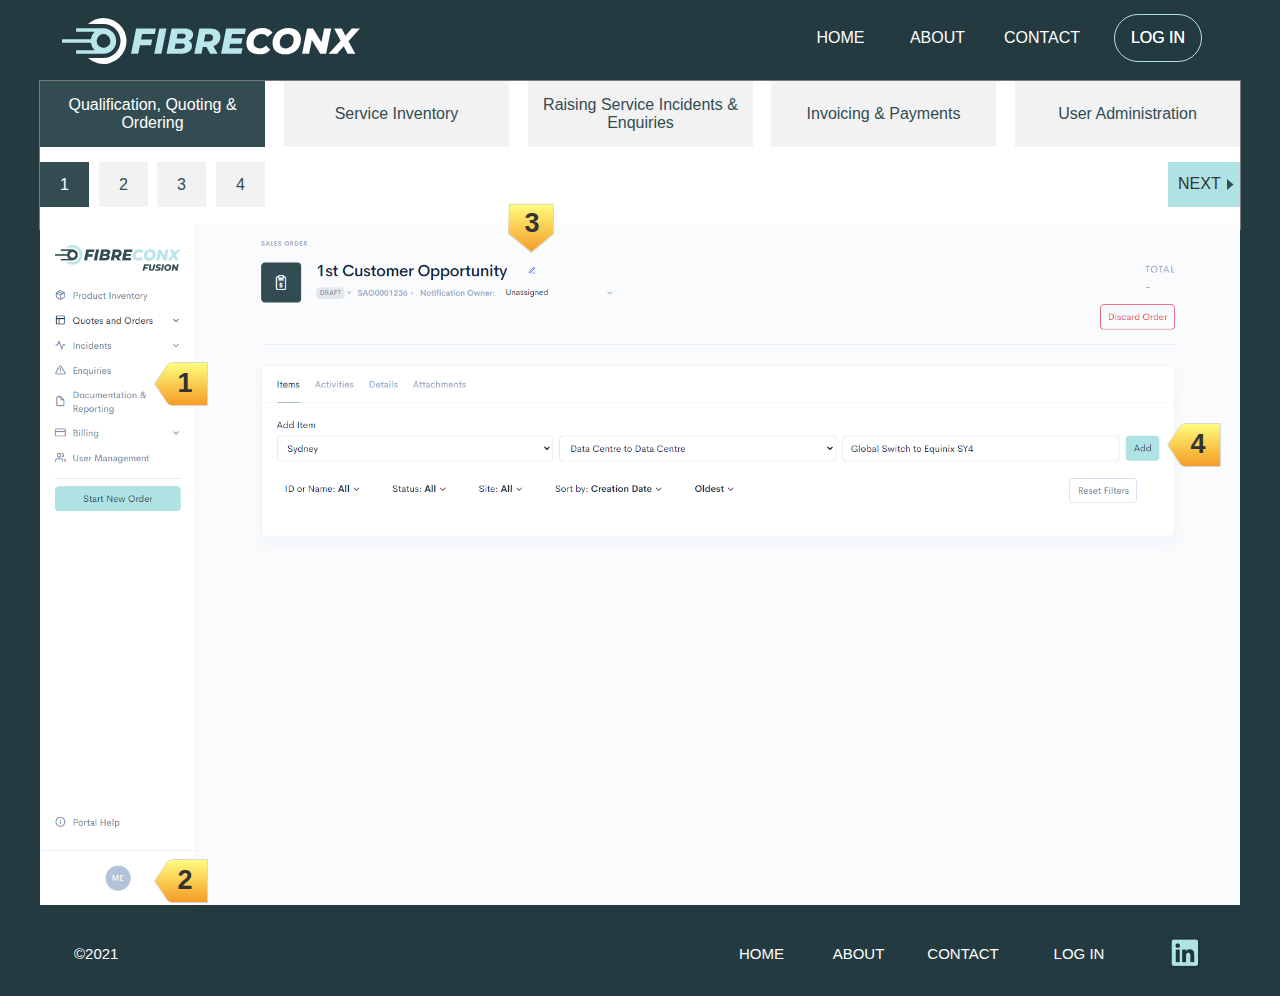
<file: index.html>
﻿<!DOCTYPE html>
<html>
  <head>
    <title>FibreconX Fusion Help Page</title>
    <meta http-equiv="X-UA-Compatible" content="IE=edge"/>
    <meta http-equiv="content-type" content="text/html; charset=utf-8"/>
    <link href="resources/css/axure_rp_page.css" type="text/css" rel="stylesheet"/>
    <link href="data/styles.css" type="text/css" rel="stylesheet"/>
    <link href="files/index/styles.css" type="text/css" rel="stylesheet"/>
    <script src="resources/scripts/jquery-3.2.1.min.js"></script>
    <script src="resources/scripts/axure/axQuery.js"></script>
    <script src="resources/scripts/axure/globals.js"></script>
    <script src="resources/scripts/axutils.js"></script>
    <script src="resources/scripts/axure/annotation.js"></script>
    <script src="resources/scripts/axure/axQuery.std.js"></script>
    <script src="resources/scripts/axure/doc.js"></script>
    <script src="resources/scripts/messagecenter.js"></script>
    <script src="resources/scripts/axure/events.js"></script>
    <script src="resources/scripts/axure/recording.js"></script>
    <script src="resources/scripts/axure/action.js"></script>
    <script src="resources/scripts/axure/expr.js"></script>
    <script src="resources/scripts/axure/geometry.js"></script>
    <script src="resources/scripts/axure/flyout.js"></script>
    <script src="resources/scripts/axure/model.js"></script>
    <script src="resources/scripts/axure/repeater.js"></script>
    <script src="resources/scripts/axure/sto.js"></script>
    <script src="resources/scripts/axure/utils.temp.js"></script>
    <script src="resources/scripts/axure/variables.js"></script>
    <script src="resources/scripts/axure/drag.js"></script>
    <script src="resources/scripts/axure/move.js"></script>
    <script src="resources/scripts/axure/visibility.js"></script>
    <script src="resources/scripts/axure/style.js"></script>
    <script src="resources/scripts/axure/adaptive.js"></script>
    <script src="resources/scripts/axure/tree.js"></script>
    <script src="resources/scripts/axure/init.temp.js"></script>
    <script src="resources/scripts/axure/legacy.js"></script>
    <script src="resources/scripts/axure/viewer.js"></script>
    <script src="resources/scripts/axure/math.js"></script>
    <script src="resources/scripts/axure/jquery.nicescroll.min.js"></script>
    <script src="data/document.js"></script>
    <script src="files/index/data.js"></script>
    <script type="text/javascript">
      $axure.utils.getTransparentGifPath = function() { return 'resources/images/transparent.gif'; };
      $axure.utils.getOtherPath = function() { return 'resources/Other.html'; };
      $axure.utils.getReloadPath = function() { return 'resources/reload.html'; };
    </script>
  </head>
  <body>
    <div id="base" class="">

      <!-- Unnamed (MainNav) -->

      <!-- Unnamed (Rectangle) -->
      <div id="u1" class="ax_default shape">
        <div id="u1_div" class=""></div>
        <div id="u1_text" class="text " style="display:none; visibility: hidden">
          <p></p>
        </div>
      </div>

      <!-- Main Navigation (Dynamic Panel) -->
      <div id="u2" class="ax_default" data-label="Main Navigation">
        <div id="u2_state0" class="panel_state" data-label="None" style="">
          <div id="u2_state0_content" class="panel_state_content">

            <!-- Unnamed (Rectangle) -->
            <div id="u3" class="ax_default shape">
              <div id="u3_div" class=""></div>
              <div id="u3_text" class="text ">
                <p><span>Qualification, Quoting &amp; Ordering</span></p>
              </div>
            </div>

            <!-- Unnamed (Rectangle) -->
            <div id="u4" class="ax_default shape">
              <div id="u4_div" class=""></div>
              <div id="u4_text" class="text ">
                <p><span>Service Inventory</span></p>
              </div>
            </div>

            <!-- Unnamed (Rectangle) -->
            <div id="u5" class="ax_default shape">
              <div id="u5_div" class=""></div>
              <div id="u5_text" class="text ">
                <p><span>Raising Service Incidents &amp; Enquiries</span></p>
              </div>
            </div>

            <!-- Unnamed (Rectangle) -->
            <div id="u6" class="ax_default shape">
              <div id="u6_div" class=""></div>
              <div id="u6_text" class="text ">
                <p><span>Invoicing &amp; Payments</span></p>
              </div>
            </div>

            <!-- Unnamed (Rectangle) -->
            <div id="u7" class="ax_default shape">
              <div id="u7_div" class=""></div>
              <div id="u7_text" class="text ">
                <p><span>User Administration</span></p>
              </div>
            </div>
          </div>
        </div>
        <div id="u2_state1" class="panel_state" data-label="Qualification" style="visibility: hidden;">
          <div id="u2_state1_content" class="panel_state_content">

            <!-- Unnamed (Rectangle) -->
            <div id="u8" class="ax_default shape">
              <div id="u8_div" class=""></div>
              <div id="u8_text" class="text ">
                <p><span>Qualification, Quoting &amp; Ordering</span></p>
              </div>
            </div>

            <!-- Unnamed (Rectangle) -->
            <div id="u9" class="ax_default shape">
              <div id="u9_div" class=""></div>
              <div id="u9_text" class="text ">
                <p><span>Service Inventory</span></p>
              </div>
            </div>

            <!-- Unnamed (Rectangle) -->
            <div id="u10" class="ax_default shape">
              <div id="u10_div" class=""></div>
              <div id="u10_text" class="text ">
                <p><span>Raising Service Incidents &amp; Enquiries</span></p>
              </div>
            </div>

            <!-- Unnamed (Rectangle) -->
            <div id="u11" class="ax_default shape">
              <div id="u11_div" class=""></div>
              <div id="u11_text" class="text ">
                <p><span>Invoicing &amp; Payments</span></p>
              </div>
            </div>

            <!-- Unnamed (Rectangle) -->
            <div id="u12" class="ax_default shape">
              <div id="u12_div" class=""></div>
              <div id="u12_text" class="text ">
                <p><span>User Administration</span></p>
              </div>
            </div>
          </div>
        </div>
        <div id="u2_state2" class="panel_state" data-label="Service" style="visibility: hidden;">
          <div id="u2_state2_content" class="panel_state_content">

            <!-- Unnamed (Rectangle) -->
            <div id="u13" class="ax_default shape">
              <div id="u13_div" class=""></div>
              <div id="u13_text" class="text ">
                <p><span>Qualification, Quoting &amp; Ordering</span></p>
              </div>
            </div>

            <!-- Unnamed (Rectangle) -->
            <div id="u14" class="ax_default shape">
              <div id="u14_div" class=""></div>
              <div id="u14_text" class="text ">
                <p><span>Service Inventory</span></p>
              </div>
            </div>

            <!-- Unnamed (Rectangle) -->
            <div id="u15" class="ax_default shape">
              <div id="u15_div" class=""></div>
              <div id="u15_text" class="text ">
                <p><span>Raising Service Incidents &amp; Enquiries</span></p>
              </div>
            </div>

            <!-- Unnamed (Rectangle) -->
            <div id="u16" class="ax_default shape">
              <div id="u16_div" class=""></div>
              <div id="u16_text" class="text ">
                <p><span>Invoicing &amp; Payments</span></p>
              </div>
            </div>

            <!-- Unnamed (Rectangle) -->
            <div id="u17" class="ax_default shape">
              <div id="u17_div" class=""></div>
              <div id="u17_text" class="text ">
                <p><span>User Administration</span></p>
              </div>
            </div>
          </div>
        </div>
        <div id="u2_state3" class="panel_state" data-label="Raising" style="visibility: hidden;">
          <div id="u2_state3_content" class="panel_state_content">

            <!-- Unnamed (Rectangle) -->
            <div id="u18" class="ax_default shape">
              <div id="u18_div" class=""></div>
              <div id="u18_text" class="text ">
                <p><span>Qualification, Quoting &amp; Ordering</span></p>
              </div>
            </div>

            <!-- Unnamed (Rectangle) -->
            <div id="u19" class="ax_default shape">
              <div id="u19_div" class=""></div>
              <div id="u19_text" class="text ">
                <p><span>Service Inventory</span></p>
              </div>
            </div>

            <!-- Unnamed (Rectangle) -->
            <div id="u20" class="ax_default shape">
              <div id="u20_div" class=""></div>
              <div id="u20_text" class="text ">
                <p><span>Raising Service Incidents &amp; Enquiries</span></p>
              </div>
            </div>

            <!-- Unnamed (Rectangle) -->
            <div id="u21" class="ax_default shape">
              <div id="u21_div" class=""></div>
              <div id="u21_text" class="text ">
                <p><span>Invoicing &amp; Payments</span></p>
              </div>
            </div>

            <!-- Unnamed (Rectangle) -->
            <div id="u22" class="ax_default shape">
              <div id="u22_div" class=""></div>
              <div id="u22_text" class="text ">
                <p><span>User Administration</span></p>
              </div>
            </div>
          </div>
        </div>
        <div id="u2_state4" class="panel_state" data-label="Invoicing" style="visibility: hidden;">
          <div id="u2_state4_content" class="panel_state_content">

            <!-- Unnamed (Rectangle) -->
            <div id="u23" class="ax_default shape">
              <div id="u23_div" class=""></div>
              <div id="u23_text" class="text ">
                <p><span>Qualification, Quoting &amp; Ordering</span></p>
              </div>
            </div>

            <!-- Unnamed (Rectangle) -->
            <div id="u24" class="ax_default shape">
              <div id="u24_div" class=""></div>
              <div id="u24_text" class="text ">
                <p><span>Service Inventory</span></p>
              </div>
            </div>

            <!-- Unnamed (Rectangle) -->
            <div id="u25" class="ax_default shape">
              <div id="u25_div" class=""></div>
              <div id="u25_text" class="text ">
                <p><span>Raising Service Incidents &amp; Enquiries</span></p>
              </div>
            </div>

            <!-- Unnamed (Rectangle) -->
            <div id="u26" class="ax_default shape">
              <div id="u26_div" class=""></div>
              <div id="u26_text" class="text ">
                <p><span>Invoicing &amp; Payments</span></p>
              </div>
            </div>

            <!-- Unnamed (Rectangle) -->
            <div id="u27" class="ax_default shape">
              <div id="u27_div" class=""></div>
              <div id="u27_text" class="text ">
                <p><span>User Administration</span></p>
              </div>
            </div>
          </div>
        </div>
        <div id="u2_state5" class="panel_state" data-label="User" style="visibility: hidden;">
          <div id="u2_state5_content" class="panel_state_content">

            <!-- Unnamed (Rectangle) -->
            <div id="u28" class="ax_default shape">
              <div id="u28_div" class=""></div>
              <div id="u28_text" class="text ">
                <p><span>Qualification, Quoting &amp; Ordering</span></p>
              </div>
            </div>

            <!-- Unnamed (Rectangle) -->
            <div id="u29" class="ax_default shape">
              <div id="u29_div" class=""></div>
              <div id="u29_text" class="text ">
                <p><span>Service Inventory</span></p>
              </div>
            </div>

            <!-- Unnamed (Rectangle) -->
            <div id="u30" class="ax_default shape">
              <div id="u30_div" class=""></div>
              <div id="u30_text" class="text ">
                <p><span>Raising Service Incidents &amp; Enquiries</span></p>
              </div>
            </div>

            <!-- Unnamed (Rectangle) -->
            <div id="u31" class="ax_default shape">
              <div id="u31_div" class=""></div>
              <div id="u31_text" class="text ">
                <p><span>Invoicing &amp; Payments</span></p>
              </div>
            </div>

            <!-- Unnamed (Rectangle) -->
            <div id="u32" class="ax_default shape">
              <div id="u32_div" class=""></div>
              <div id="u32_text" class="text ">
                <p><span>User Administration</span></p>
              </div>
            </div>
          </div>
        </div>
      </div>
      <div id="u0" style="display:none; visibility:hidden;"></div>

      <!-- Unnamed (Image) -->
      <div id="u33" class="ax_default image">
        <img id="u33_img" class="img " src="images/index/u33.png"/>
        <div id="u33_text" class="text " style="display:none; visibility: hidden">
          <p></p>
        </div>
      </div>

      <!-- Unnamed (SubNav) -->

      <!-- SubNavPanel (Dynamic Panel) -->
      <div id="u35" class="ax_default" data-label="SubNavPanel">
        <div id="u35_state0" class="panel_state" data-label="None" style="">
          <div id="u35_state0_content" class="panel_state_content">

            <!-- Unnamed (Rectangle) -->
            <div id="u36" class="ax_default shape">
              <div id="u36_div" class=""></div>
              <div id="u36_text" class="text ">
                <p><span>1</span></p>
              </div>
            </div>

            <!-- Unnamed (Rectangle) -->
            <div id="u37" class="ax_default shape">
              <div id="u37_div" class=""></div>
              <div id="u37_text" class="text ">
                <p><span>2</span></p>
              </div>
            </div>

            <!-- Unnamed (Rectangle) -->
            <div id="u38" class="ax_default shape">
              <div id="u38_div" class=""></div>
              <div id="u38_text" class="text ">
                <p><span>3</span></p>
              </div>
            </div>

            <!-- Unnamed (Rectangle) -->
            <div id="u39" class="ax_default shape">
              <div id="u39_div" class=""></div>
              <div id="u39_text" class="text ">
                <p><span>4</span></p>
              </div>
            </div>
          </div>
        </div>
        <div id="u35_state1" class="panel_state" data-label="1" style="visibility: hidden;">
          <div id="u35_state1_content" class="panel_state_content">

            <!-- Unnamed (Rectangle) -->
            <div id="u40" class="ax_default shape">
              <div id="u40_div" class=""></div>
              <div id="u40_text" class="text ">
                <p><span>1</span></p>
              </div>
            </div>

            <!-- Unnamed (Rectangle) -->
            <div id="u41" class="ax_default shape">
              <div id="u41_div" class=""></div>
              <div id="u41_text" class="text ">
                <p><span>2</span></p>
              </div>
            </div>

            <!-- Unnamed (Rectangle) -->
            <div id="u42" class="ax_default shape">
              <div id="u42_div" class=""></div>
              <div id="u42_text" class="text ">
                <p><span>3</span></p>
              </div>
            </div>

            <!-- Unnamed (Rectangle) -->
            <div id="u43" class="ax_default shape">
              <div id="u43_div" class=""></div>
              <div id="u43_text" class="text ">
                <p><span>4</span></p>
              </div>
            </div>
          </div>
        </div>
        <div id="u35_state2" class="panel_state" data-label="2" style="visibility: hidden;">
          <div id="u35_state2_content" class="panel_state_content">

            <!-- Unnamed (Rectangle) -->
            <div id="u44" class="ax_default shape">
              <div id="u44_div" class=""></div>
              <div id="u44_text" class="text ">
                <p><span>1</span></p>
              </div>
            </div>

            <!-- Unnamed (Rectangle) -->
            <div id="u45" class="ax_default shape">
              <div id="u45_div" class=""></div>
              <div id="u45_text" class="text ">
                <p><span>2</span></p>
              </div>
            </div>

            <!-- Unnamed (Rectangle) -->
            <div id="u46" class="ax_default shape">
              <div id="u46_div" class=""></div>
              <div id="u46_text" class="text ">
                <p><span>3</span></p>
              </div>
            </div>

            <!-- Unnamed (Rectangle) -->
            <div id="u47" class="ax_default shape">
              <div id="u47_div" class=""></div>
              <div id="u47_text" class="text ">
                <p><span>4</span></p>
              </div>
            </div>
          </div>
        </div>
        <div id="u35_state3" class="panel_state" data-label="3" style="visibility: hidden;">
          <div id="u35_state3_content" class="panel_state_content">

            <!-- Unnamed (Rectangle) -->
            <div id="u48" class="ax_default shape">
              <div id="u48_div" class=""></div>
              <div id="u48_text" class="text ">
                <p><span>1</span></p>
              </div>
            </div>

            <!-- Unnamed (Rectangle) -->
            <div id="u49" class="ax_default shape">
              <div id="u49_div" class=""></div>
              <div id="u49_text" class="text ">
                <p><span>2</span></p>
              </div>
            </div>

            <!-- Unnamed (Rectangle) -->
            <div id="u50" class="ax_default shape">
              <div id="u50_div" class=""></div>
              <div id="u50_text" class="text ">
                <p><span>3</span></p>
              </div>
            </div>

            <!-- Unnamed (Rectangle) -->
            <div id="u51" class="ax_default shape">
              <div id="u51_div" class=""></div>
              <div id="u51_text" class="text ">
                <p><span>4</span></p>
              </div>
            </div>
          </div>
        </div>
        <div id="u35_state4" class="panel_state" data-label="4" style="visibility: hidden;">
          <div id="u35_state4_content" class="panel_state_content">

            <!-- Unnamed (Rectangle) -->
            <div id="u52" class="ax_default shape">
              <div id="u52_div" class=""></div>
              <div id="u52_text" class="text ">
                <p><span>1</span></p>
              </div>
            </div>

            <!-- Unnamed (Rectangle) -->
            <div id="u53" class="ax_default shape">
              <div id="u53_div" class=""></div>
              <div id="u53_text" class="text ">
                <p><span>2</span></p>
              </div>
            </div>

            <!-- Unnamed (Rectangle) -->
            <div id="u54" class="ax_default shape">
              <div id="u54_div" class=""></div>
              <div id="u54_text" class="text ">
                <p><span>3</span></p>
              </div>
            </div>

            <!-- Unnamed (Rectangle) -->
            <div id="u55" class="ax_default shape">
              <div id="u55_div" class=""></div>
              <div id="u55_text" class="text ">
                <p><span>4</span></p>
              </div>
            </div>
          </div>
        </div>
      </div>
      <div id="u34" style="display:none; visibility:hidden;"></div>

      <!-- Unnamed (Dynamic Panel) -->
      <div id="u56" class="ax_default ax_default_hidden" style="display:none; visibility: hidden">
        <div id="u56_state0" class="panel_state" data-label="1.1.1" style="">
          <div id="u56_state0_content" class="panel_state_content">

            <!-- Navigation Menu Group (Group) -->
            <div id="u57" class="ax_default" data-label="Navigation Menu Group" data-left="-161" data-top="17" data-width="591" data-height="218">

              <!-- Unnamed (Rectangle) -->
              <div id="u58" class="ax_default shape">
                <div id="u58_div" class=""></div>
                <div id="u58_text" class="text ">
                  <p><span>Use this screen to navigate to various functional areas of the portal</span></p><p><span>&nbsp;&nbsp; &#149; Product Inventory</span></p><p><span>&nbsp;&nbsp; &#149; Quotes &amp; Orders</span></p><p><span>&nbsp;&nbsp; &#149; Incidents</span></p><p><span>&nbsp;&nbsp; &#149; Enquiries</span></p><p><span>&nbsp;&nbsp; &#149; Invoicing &amp; Payments</span></p><p><span>&nbsp;&nbsp; &#149; User Management</span></p>
                </div>
              </div>

              <!-- Header Bar (Group) -->
              <div id="u59" class="ax_default" data-label="Header Bar" data-left="-160" data-top="17" data-width="590" data-height="44">

                <!-- Unnamed (Rectangle) -->
                <div id="u60" class="ax_default shape">
                  <img id="u60_img" class="img " src="images/index/u60.svg"/>
                  <div id="u60_text" class="text ">
                    <p><span>Navigation Menu</span></p>
                  </div>
                </div>

                <!-- Close Icon (Group) -->
                <div id="u61" class="ax_default" data-label="Close Icon" data-left="390.857864376269" data-top="24.857864376269" data-width="28.2842712474619" data-height="28.2842712474619">

                  <!-- Unnamed (Rectangle) -->
                  <div id="u62" class="ax_default shape">
                    <div id="u62_div" class=""></div>
                    <div id="u62_text" class="text " style="display:none; visibility: hidden">
                      <p></p>
                    </div>
                  </div>

                  <!-- Unnamed (Plus) -->
                  <div id="u63" class="ax_default shape">
                    <img id="u63_img" class="img " src="images/index/u63.svg"/>
                    <div id="u63_text" class="text " style="display:none; visibility: hidden">
                      <p></p>
                    </div>
                  </div>
                </div>
              </div>
            </div>
          </div>
        </div>
        <div id="u56_state1" class="panel_state" data-label="1.1.2" style="visibility: hidden;">
          <div id="u56_state1_content" class="panel_state_content">

            <!-- Unnamed (Image) -->
            <div id="u64" class="ax_default image">
              <img id="u64_img" class="img " src="images/index/u64.png"/>
              <div id="u64_text" class="text " style="display:none; visibility: hidden">
                <p></p>
              </div>
            </div>

            <!-- Navigation Menu Group (Group) -->
            <div id="u65" class="ax_default" data-label="Navigation Menu Group" data-left="-166" data-top="342" data-width="591" data-height="218">

              <!-- Unnamed (Rectangle) -->
              <div id="u66" class="ax_default shape">
                <div id="u66_div" class=""></div>
                <div id="u66_text" class="text ">
                  <p><span>Click here to view your user account details, including role &amp; associated organisation.</span></p><p><span>&nbsp;</span></p><p><span>‘My Account’ provides further details, including allowing you to manage your contact details, &amp; see your Multi-Factor Authentication (MFA) status</span></p><p><span><br></span></p>
                </div>
              </div>

              <!-- Header Bar (Group) -->
              <div id="u67" class="ax_default" data-label="Header Bar" data-left="-165" data-top="342" data-width="590" data-height="44">

                <!-- Unnamed (Rectangle) -->
                <div id="u68" class="ax_default shape">
                  <img id="u68_img" class="img " src="images/index/u60.svg"/>
                  <div id="u68_text" class="text ">
                    <p><span>User Account</span></p>
                  </div>
                </div>

                <!-- Close Icon (Group) -->
                <div id="u69" class="ax_default" data-label="Close Icon" data-left="385.857864376269" data-top="349.857864376269" data-width="28.2842712474619" data-height="28.2842712474619">

                  <!-- Unnamed (Rectangle) -->
                  <div id="u70" class="ax_default shape">
                    <div id="u70_div" class=""></div>
                    <div id="u70_text" class="text " style="display:none; visibility: hidden">
                      <p></p>
                    </div>
                  </div>

                  <!-- Unnamed (Plus) -->
                  <div id="u71" class="ax_default shape">
                    <img id="u71_img" class="img " src="images/index/u63.svg"/>
                    <div id="u71_text" class="text " style="display:none; visibility: hidden">
                      <p></p>
                    </div>
                  </div>
                </div>
              </div>
            </div>
          </div>
        </div>
        <div id="u56_state2" class="panel_state" data-label="1.1.3" style="visibility: hidden;">
          <div id="u56_state2_content" class="panel_state_content">

            <!-- 3 overlay (Image) -->
            <div id="u72" class="ax_default image" data-label="3 overlay">
              <img id="u72_img" class="img " src="images/index/3_overlay_u72.png"/>
              <div id="u72_text" class="text " style="display:none; visibility: hidden">
                <p></p>
              </div>
            </div>

            <!-- Navigation Menu Group (Group) -->
            <div id="u73" class="ax_default" data-label="Navigation Menu Group" data-left="240" data-top="-107" data-width="591" data-height="218">

              <!-- Unnamed (Rectangle) -->
              <div id="u74" class="ax_default shape">
                <div id="u74_div" class=""></div>
                <div id="u74_text" class="text ">
                  <p><span><br></span></p><p><span><br></span></p><p><span>Control the naming of the Sales Order (aka Quote, Opportunity), and the portal user or team who receive related communications</span></p>
                </div>
              </div>

              <!-- Header Bar (Group) -->
              <div id="u75" class="ax_default" data-label="Header Bar" data-left="241" data-top="-107" data-width="590" data-height="44">

                <!-- Unnamed (Rectangle) -->
                <div id="u76" class="ax_default shape">
                  <img id="u76_img" class="img " src="images/index/u60.svg"/>
                  <div id="u76_text" class="text ">
                    <p><span>Sales Order/Quote</span></p>
                  </div>
                </div>

                <!-- Close Icon (Group) -->
                <div id="u77" class="ax_default" data-label="Close Icon" data-left="791.857864376269" data-top="-99.1421356237308" data-width="28.2842712474619" data-height="28.2842712474619">

                  <!-- Unnamed (Rectangle) -->
                  <div id="u78" class="ax_default shape">
                    <div id="u78_div" class=""></div>
                    <div id="u78_text" class="text " style="display:none; visibility: hidden">
                      <p></p>
                    </div>
                  </div>

                  <!-- Unnamed (Plus) -->
                  <div id="u79" class="ax_default shape">
                    <img id="u79_img" class="img " src="images/index/u63.svg"/>
                    <div id="u79_text" class="text " style="display:none; visibility: hidden">
                      <p></p>
                    </div>
                  </div>
                </div>
              </div>
            </div>
          </div>
        </div>
        <div id="u56_state3" class="panel_state" data-label="1.1.4" style="visibility: hidden;">
          <div id="u56_state3_content" class="panel_state_content">

            <!-- Navigation Menu Group (Group) -->
            <div id="u80" class="ax_default" data-label="Navigation Menu Group" data-left="240" data-top="140" data-width="591" data-height="218">

              <!-- Unnamed (Rectangle) -->
              <div id="u81" class="ax_default shape">
                <div id="u81_div" class=""></div>
                <div id="u81_text" class="text ">
                  <p><span><br></span></p><p><span><br></span></p><p><span>Add one or more Product Order lines to the Sales Order, with each line item representing one or more dark fibre services connecting two locations via a single path</span></p>
                </div>
              </div>

              <!-- Header Bar (Group) -->
              <div id="u82" class="ax_default" data-label="Header Bar" data-left="241" data-top="140" data-width="590" data-height="44">

                <!-- Unnamed (Rectangle) -->
                <div id="u83" class="ax_default shape">
                  <img id="u83_img" class="img " src="images/index/u60.svg"/>
                  <div id="u83_text" class="text ">
                    <p><span>Adding Product Orders</span></p>
                  </div>
                </div>

                <!-- Close Icon (Group) -->
                <div id="u84" class="ax_default" data-label="Close Icon" data-left="791.857864376269" data-top="147.857864376269" data-width="28.2842712474619" data-height="28.2842712474619">

                  <!-- Unnamed (Rectangle) -->
                  <div id="u85" class="ax_default shape">
                    <div id="u85_div" class=""></div>
                    <div id="u85_text" class="text " style="display:none; visibility: hidden">
                      <p></p>
                    </div>
                  </div>

                  <!-- Unnamed (Plus) -->
                  <div id="u86" class="ax_default shape">
                    <img id="u86_img" class="img " src="images/index/u63.svg"/>
                    <div id="u86_text" class="text " style="display:none; visibility: hidden">
                      <p></p>
                    </div>
                  </div>
                </div>
              </div>
            </div>
          </div>
        </div>
      </div>

      <!-- Next (Group) -->
      <div id="u87" class="ax_default" data-label="Next" data-left="1128" data-top="162" data-width="72" data-height="45">

        <!-- Unnamed (Rectangle) -->
        <div id="u88" class="ax_default shape">
          <div id="u88_div" class=""></div>
          <div id="u88_text" class="text " style="display:none; visibility: hidden">
            <p></p>
          </div>
        </div>

        <!-- Unnamed (Rectangle) -->
        <div id="u89" class="ax_default paragraph">
          <div id="u89_div" class=""></div>
          <div id="u89_text" class="text ">
            <p><span>NEXT</span></p>
          </div>
        </div>

        <!-- Unnamed (Triangle) -->
        <div id="u90" class="ax_default flow_shape">
          <img id="u90_img" class="img " src="images/index/u90.svg"/>
          <div id="u90_text" class="text " style="display:none; visibility: hidden">
            <p></p>
          </div>
        </div>
      </div>

      <!-- Unnamed (Left Arrow Button) -->
      <div id="u91" class="ax_default shape">
        <img id="u91_img" class="img " src="images/index/u91.svg"/>
        <div id="u91_text" class="text ">
          <p><span>1</span></p>
        </div>
      </div>

      <!-- Unnamed (Left Arrow Button) -->
      <div id="u92" class="ax_default shape">
        <img id="u92_img" class="img " src="images/index/u91.svg"/>
        <div id="u92_text" class="text ">
          <p><span>2</span></p>
        </div>
      </div>

      <!-- Unnamed (Left Arrow Button) -->
      <div id="u93" class="ax_default shape">
        <img id="u93_img" class="img " src="images/index/u91.svg"/>
        <div id="u93_text" class="text ">
          <p><span>4</span></p>
        </div>
      </div>

      <!-- Unnamed (Shape) -->
      <div id="u94" class="ax_default shape">
        <img id="u94_img" class="img " src="images/index/u94.svg"/>
        <div id="u94_text" class="text ">
          <p><span>3</span></p>
        </div>
      </div>

      <!-- Unnamed (SiteNav) -->

      <!-- Unnamed (Rectangle) -->
      <div id="u96" class="ax_default shape">
        <div id="u96_div" class=""></div>
        <div id="u96_text" class="text " style="display:none; visibility: hidden">
          <p></p>
        </div>
      </div>

      <!-- Unnamed (Rectangle) -->
      <div id="u97" class="ax_default paragraph">
        <div id="u97_div" class=""></div>
        <div id="u97_text" class="text ">
          <p><span>HOME</span></p>
        </div>
      </div>

      <!-- Unnamed (Rectangle) -->
      <div id="u98" class="ax_default paragraph">
        <div id="u98_div" class=""></div>
        <div id="u98_text" class="text ">
          <p><span>ABOUT</span></p>
        </div>
      </div>

      <!-- Unnamed (Rectangle) -->
      <div id="u99" class="ax_default paragraph">
        <div id="u99_div" class=""></div>
        <div id="u99_text" class="text ">
          <p><span>CONTACT</span></p>
        </div>
      </div>

      <!-- Unnamed (Rectangle) -->
      <div id="u100" class="ax_default paragraph">
        <div id="u100_div" class=""></div>
        <div id="u100_text" class="text ">
          <p><span>LOG IN</span></p>
        </div>
      </div>

      <!-- Unnamed (Rectangle) -->
      <div id="u101" class="ax_default shape">
        <div id="u101_div" class=""></div>
        <div id="u101_text" class="text " style="display:none; visibility: hidden">
          <p></p>
        </div>
      </div>

      <!-- Unnamed (SVG) -->
      <div id="u102" class="ax_default image">
        <img id="u102_img" class="img " src="images/index/u102.svg"/>
        <div id="u102_text" class="text " style="display:none; visibility: hidden">
          <p></p>
        </div>
      </div>
      <div id="u95" style="display:none; visibility:hidden;"></div>

      <!-- Unnamed (Rectangle) -->
      <div id="u103" class="ax_default paragraph">
        <div id="u103_div" class=""></div>
        <div id="u103_text" class="text ">
          <p><span>LOG IN</span></p>
        </div>
      </div>

      <!-- Unnamed (SiteFooter) -->

      <!-- Unnamed (Rectangle) -->
      <div id="u105" class="ax_default shape">
        <img id="u105_img" class="img " src="images/index/u105.svg"/>
        <div id="u105_text" class="text " style="display:none; visibility: hidden">
          <p></p>
        </div>
      </div>

      <!-- Unnamed (Rectangle) -->
      <div id="u106" class="ax_default paragraph">
        <div id="u106_div" class=""></div>
        <div id="u106_text" class="text ">
          <p><span>HOME</span></p>
        </div>
      </div>

      <!-- Unnamed (Rectangle) -->
      <div id="u107" class="ax_default paragraph">
        <div id="u107_div" class=""></div>
        <div id="u107_text" class="text ">
          <p><span>ABOUT</span></p>
        </div>
      </div>

      <!-- Unnamed (Rectangle) -->
      <div id="u108" class="ax_default paragraph">
        <div id="u108_div" class=""></div>
        <div id="u108_text" class="text ">
          <p><span>CONTACT</span></p>
        </div>
      </div>

      <!-- Unnamed (Rectangle) -->
      <div id="u109" class="ax_default paragraph">
        <div id="u109_div" class=""></div>
        <div id="u109_text" class="text ">
          <p><span>LOG IN</span></p>
        </div>
      </div>

      <!-- Unnamed (Image) -->
      <div id="u110" class="ax_default image">
        <img id="u110_img" class="img " src="images/index/u110.png"/>
        <div id="u110_text" class="text " style="display:none; visibility: hidden">
          <p></p>
        </div>
      </div>

      <!-- Unnamed (Rectangle) -->
      <div id="u111" class="ax_default paragraph">
        <div id="u111_div" class=""></div>
        <div id="u111_text" class="text ">
          <p><span>©2021</span></p>
        </div>
      </div>
      <div id="u104" style="display:none; visibility:hidden;"></div>
    </div>
    <script src="resources/scripts/axure/ios.js"></script>
  </body>
</html>
</file>
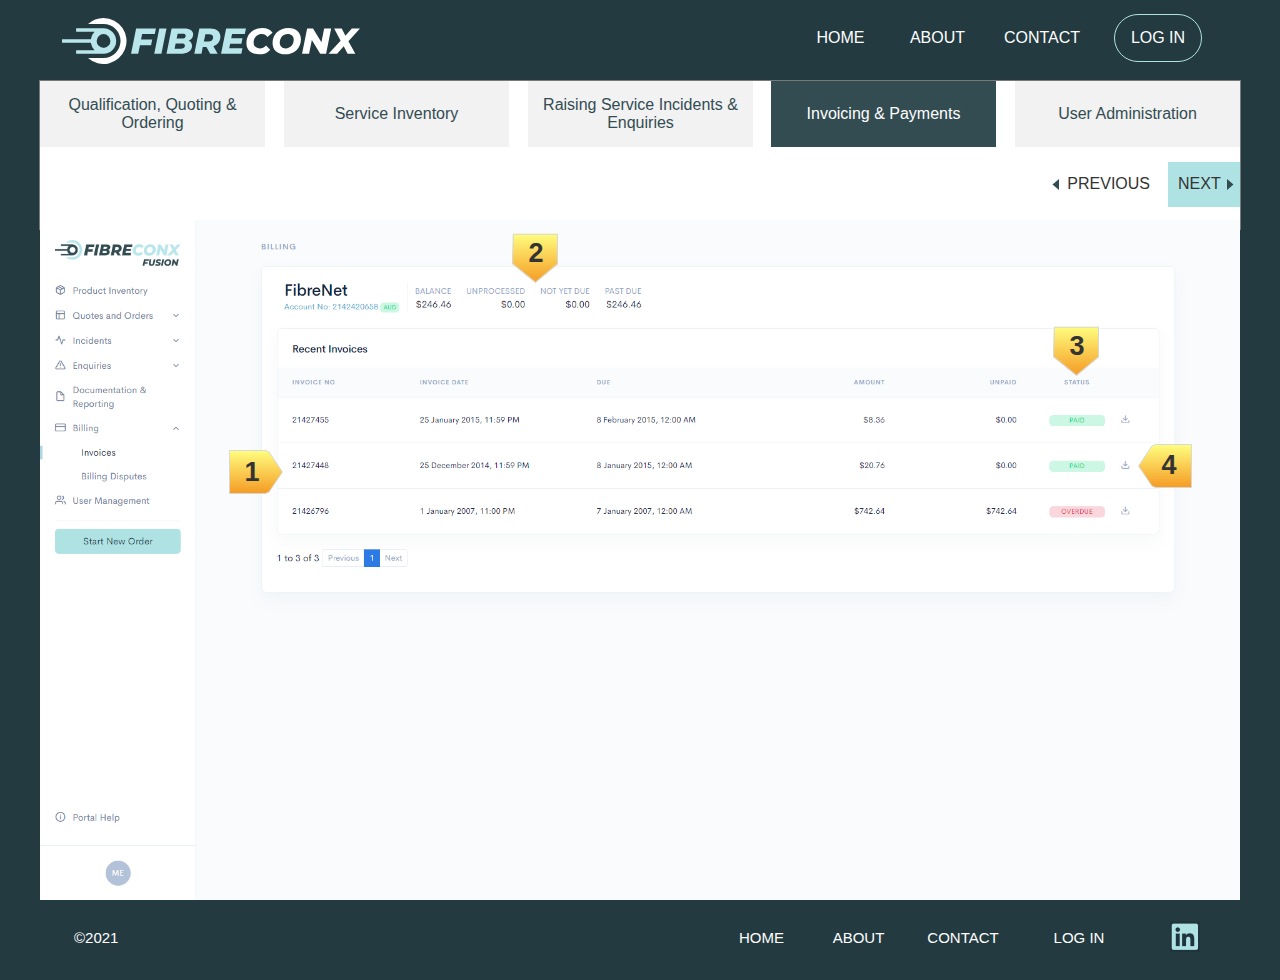
<file: invoicing___payments.html>
﻿<!DOCTYPE html>
<html>
  <head>
    <title>Invoicing &amp; Payments</title>
    <meta http-equiv="X-UA-Compatible" content="IE=edge"/>
    <meta http-equiv="content-type" content="text/html; charset=utf-8"/>
    <link href="resources/css/axure_rp_page.css" type="text/css" rel="stylesheet"/>
    <link href="data/styles.css" type="text/css" rel="stylesheet"/>
    <link href="files/invoicing___payments/styles.css" type="text/css" rel="stylesheet"/>
    <script src="resources/scripts/jquery-3.2.1.min.js"></script>
    <script src="resources/scripts/axure/axQuery.js"></script>
    <script src="resources/scripts/axure/globals.js"></script>
    <script src="resources/scripts/axutils.js"></script>
    <script src="resources/scripts/axure/annotation.js"></script>
    <script src="resources/scripts/axure/axQuery.std.js"></script>
    <script src="resources/scripts/axure/doc.js"></script>
    <script src="resources/scripts/messagecenter.js"></script>
    <script src="resources/scripts/axure/events.js"></script>
    <script src="resources/scripts/axure/recording.js"></script>
    <script src="resources/scripts/axure/action.js"></script>
    <script src="resources/scripts/axure/expr.js"></script>
    <script src="resources/scripts/axure/geometry.js"></script>
    <script src="resources/scripts/axure/flyout.js"></script>
    <script src="resources/scripts/axure/model.js"></script>
    <script src="resources/scripts/axure/repeater.js"></script>
    <script src="resources/scripts/axure/sto.js"></script>
    <script src="resources/scripts/axure/utils.temp.js"></script>
    <script src="resources/scripts/axure/variables.js"></script>
    <script src="resources/scripts/axure/drag.js"></script>
    <script src="resources/scripts/axure/move.js"></script>
    <script src="resources/scripts/axure/visibility.js"></script>
    <script src="resources/scripts/axure/style.js"></script>
    <script src="resources/scripts/axure/adaptive.js"></script>
    <script src="resources/scripts/axure/tree.js"></script>
    <script src="resources/scripts/axure/init.temp.js"></script>
    <script src="resources/scripts/axure/legacy.js"></script>
    <script src="resources/scripts/axure/viewer.js"></script>
    <script src="resources/scripts/axure/math.js"></script>
    <script src="resources/scripts/axure/jquery.nicescroll.min.js"></script>
    <script src="data/document.js"></script>
    <script src="files/invoicing___payments/data.js"></script>
    <script type="text/javascript">
      $axure.utils.getTransparentGifPath = function() { return 'resources/images/transparent.gif'; };
      $axure.utils.getOtherPath = function() { return 'resources/Other.html'; };
      $axure.utils.getReloadPath = function() { return 'resources/reload.html'; };
    </script>
  </head>
  <body>
    <div id="base" class="">

      <!-- Unnamed (MainNav) -->

      <!-- Unnamed (Rectangle) -->
      <div id="u680" class="ax_default shape">
        <div id="u680_div" class=""></div>
        <div id="u680_text" class="text " style="display:none; visibility: hidden">
          <p></p>
        </div>
      </div>

      <!-- Main Navigation (Dynamic Panel) -->
      <div id="u681" class="ax_default" data-label="Main Navigation">
        <div id="u681_state0" class="panel_state" data-label="None" style="">
          <div id="u681_state0_content" class="panel_state_content">

            <!-- Unnamed (Rectangle) -->
            <div id="u682" class="ax_default shape">
              <div id="u682_div" class=""></div>
              <div id="u682_text" class="text ">
                <p><span>Qualification, Quoting &amp; Ordering</span></p>
              </div>
            </div>

            <!-- Unnamed (Rectangle) -->
            <div id="u683" class="ax_default shape">
              <div id="u683_div" class=""></div>
              <div id="u683_text" class="text ">
                <p><span>Service Inventory</span></p>
              </div>
            </div>

            <!-- Unnamed (Rectangle) -->
            <div id="u684" class="ax_default shape">
              <div id="u684_div" class=""></div>
              <div id="u684_text" class="text ">
                <p><span>Raising Service Incidents &amp; Enquiries</span></p>
              </div>
            </div>

            <!-- Unnamed (Rectangle) -->
            <div id="u685" class="ax_default shape">
              <div id="u685_div" class=""></div>
              <div id="u685_text" class="text ">
                <p><span>Invoicing &amp; Payments</span></p>
              </div>
            </div>

            <!-- Unnamed (Rectangle) -->
            <div id="u686" class="ax_default shape">
              <div id="u686_div" class=""></div>
              <div id="u686_text" class="text ">
                <p><span>User Administration</span></p>
              </div>
            </div>
          </div>
        </div>
        <div id="u681_state1" class="panel_state" data-label="Qualification" style="visibility: hidden;">
          <div id="u681_state1_content" class="panel_state_content">

            <!-- Unnamed (Rectangle) -->
            <div id="u687" class="ax_default shape">
              <div id="u687_div" class=""></div>
              <div id="u687_text" class="text ">
                <p><span>Qualification, Quoting &amp; Ordering</span></p>
              </div>
            </div>

            <!-- Unnamed (Rectangle) -->
            <div id="u688" class="ax_default shape">
              <div id="u688_div" class=""></div>
              <div id="u688_text" class="text ">
                <p><span>Service Inventory</span></p>
              </div>
            </div>

            <!-- Unnamed (Rectangle) -->
            <div id="u689" class="ax_default shape">
              <div id="u689_div" class=""></div>
              <div id="u689_text" class="text ">
                <p><span>Raising Service Incidents &amp; Enquiries</span></p>
              </div>
            </div>

            <!-- Unnamed (Rectangle) -->
            <div id="u690" class="ax_default shape">
              <div id="u690_div" class=""></div>
              <div id="u690_text" class="text ">
                <p><span>Invoicing &amp; Payments</span></p>
              </div>
            </div>

            <!-- Unnamed (Rectangle) -->
            <div id="u691" class="ax_default shape">
              <div id="u691_div" class=""></div>
              <div id="u691_text" class="text ">
                <p><span>User Administration</span></p>
              </div>
            </div>
          </div>
        </div>
        <div id="u681_state2" class="panel_state" data-label="Service" style="visibility: hidden;">
          <div id="u681_state2_content" class="panel_state_content">

            <!-- Unnamed (Rectangle) -->
            <div id="u692" class="ax_default shape">
              <div id="u692_div" class=""></div>
              <div id="u692_text" class="text ">
                <p><span>Qualification, Quoting &amp; Ordering</span></p>
              </div>
            </div>

            <!-- Unnamed (Rectangle) -->
            <div id="u693" class="ax_default shape">
              <div id="u693_div" class=""></div>
              <div id="u693_text" class="text ">
                <p><span>Service Inventory</span></p>
              </div>
            </div>

            <!-- Unnamed (Rectangle) -->
            <div id="u694" class="ax_default shape">
              <div id="u694_div" class=""></div>
              <div id="u694_text" class="text ">
                <p><span>Raising Service Incidents &amp; Enquiries</span></p>
              </div>
            </div>

            <!-- Unnamed (Rectangle) -->
            <div id="u695" class="ax_default shape">
              <div id="u695_div" class=""></div>
              <div id="u695_text" class="text ">
                <p><span>Invoicing &amp; Payments</span></p>
              </div>
            </div>

            <!-- Unnamed (Rectangle) -->
            <div id="u696" class="ax_default shape">
              <div id="u696_div" class=""></div>
              <div id="u696_text" class="text ">
                <p><span>User Administration</span></p>
              </div>
            </div>
          </div>
        </div>
        <div id="u681_state3" class="panel_state" data-label="Raising" style="visibility: hidden;">
          <div id="u681_state3_content" class="panel_state_content">

            <!-- Unnamed (Rectangle) -->
            <div id="u697" class="ax_default shape">
              <div id="u697_div" class=""></div>
              <div id="u697_text" class="text ">
                <p><span>Qualification, Quoting &amp; Ordering</span></p>
              </div>
            </div>

            <!-- Unnamed (Rectangle) -->
            <div id="u698" class="ax_default shape">
              <div id="u698_div" class=""></div>
              <div id="u698_text" class="text ">
                <p><span>Service Inventory</span></p>
              </div>
            </div>

            <!-- Unnamed (Rectangle) -->
            <div id="u699" class="ax_default shape">
              <div id="u699_div" class=""></div>
              <div id="u699_text" class="text ">
                <p><span>Raising Service Incidents &amp; Enquiries</span></p>
              </div>
            </div>

            <!-- Unnamed (Rectangle) -->
            <div id="u700" class="ax_default shape">
              <div id="u700_div" class=""></div>
              <div id="u700_text" class="text ">
                <p><span>Invoicing &amp; Payments</span></p>
              </div>
            </div>

            <!-- Unnamed (Rectangle) -->
            <div id="u701" class="ax_default shape">
              <div id="u701_div" class=""></div>
              <div id="u701_text" class="text ">
                <p><span>User Administration</span></p>
              </div>
            </div>
          </div>
        </div>
        <div id="u681_state4" class="panel_state" data-label="Invoicing" style="visibility: hidden;">
          <div id="u681_state4_content" class="panel_state_content">

            <!-- Unnamed (Rectangle) -->
            <div id="u702" class="ax_default shape">
              <div id="u702_div" class=""></div>
              <div id="u702_text" class="text ">
                <p><span>Qualification, Quoting &amp; Ordering</span></p>
              </div>
            </div>

            <!-- Unnamed (Rectangle) -->
            <div id="u703" class="ax_default shape">
              <div id="u703_div" class=""></div>
              <div id="u703_text" class="text ">
                <p><span>Service Inventory</span></p>
              </div>
            </div>

            <!-- Unnamed (Rectangle) -->
            <div id="u704" class="ax_default shape">
              <div id="u704_div" class=""></div>
              <div id="u704_text" class="text ">
                <p><span>Raising Service Incidents &amp; Enquiries</span></p>
              </div>
            </div>

            <!-- Unnamed (Rectangle) -->
            <div id="u705" class="ax_default shape">
              <div id="u705_div" class=""></div>
              <div id="u705_text" class="text ">
                <p><span>Invoicing &amp; Payments</span></p>
              </div>
            </div>

            <!-- Unnamed (Rectangle) -->
            <div id="u706" class="ax_default shape">
              <div id="u706_div" class=""></div>
              <div id="u706_text" class="text ">
                <p><span>User Administration</span></p>
              </div>
            </div>
          </div>
        </div>
        <div id="u681_state5" class="panel_state" data-label="User" style="visibility: hidden;">
          <div id="u681_state5_content" class="panel_state_content">

            <!-- Unnamed (Rectangle) -->
            <div id="u707" class="ax_default shape">
              <div id="u707_div" class=""></div>
              <div id="u707_text" class="text ">
                <p><span>Qualification, Quoting &amp; Ordering</span></p>
              </div>
            </div>

            <!-- Unnamed (Rectangle) -->
            <div id="u708" class="ax_default shape">
              <div id="u708_div" class=""></div>
              <div id="u708_text" class="text ">
                <p><span>Service Inventory</span></p>
              </div>
            </div>

            <!-- Unnamed (Rectangle) -->
            <div id="u709" class="ax_default shape">
              <div id="u709_div" class=""></div>
              <div id="u709_text" class="text ">
                <p><span>Raising Service Incidents &amp; Enquiries</span></p>
              </div>
            </div>

            <!-- Unnamed (Rectangle) -->
            <div id="u710" class="ax_default shape">
              <div id="u710_div" class=""></div>
              <div id="u710_text" class="text ">
                <p><span>Invoicing &amp; Payments</span></p>
              </div>
            </div>

            <!-- Unnamed (Rectangle) -->
            <div id="u711" class="ax_default shape">
              <div id="u711_div" class=""></div>
              <div id="u711_text" class="text ">
                <p><span>User Administration</span></p>
              </div>
            </div>
          </div>
        </div>
      </div>
      <div id="u679" style="display:none; visibility:hidden;"></div>

      <!-- Unnamed (Image) -->
      <div id="u712" class="ax_default image">
        <img id="u712_img" class="img " src="images/invoicing___payments/u712.png"/>
        <div id="u712_text" class="text " style="display:none; visibility: hidden">
          <p></p>
        </div>
      </div>

      <!-- Previous (Group) -->
      <div id="u713" class="ax_default" data-label="Previous" data-left="1005" data-top="166" data-width="112" data-height="38">

        <!-- Unnamed (Rectangle) -->
        <div id="u714" class="ax_default shape">
          <div id="u714_div" class=""></div>
          <div id="u714_text" class="text " style="display:none; visibility: hidden">
            <p></p>
          </div>
        </div>

        <!-- Unnamed (Rectangle) -->
        <div id="u715" class="ax_default paragraph">
          <div id="u715_div" class=""></div>
          <div id="u715_text" class="text ">
            <p><span>PREVIOUS</span></p>
          </div>
        </div>

        <!-- Unnamed (Triangle) -->
        <div id="u716" class="ax_default flow_shape">
          <img id="u716_img" class="img " src="images/index/u90.svg"/>
          <div id="u716_text" class="text " style="display:none; visibility: hidden">
            <p></p>
          </div>
        </div>
      </div>

      <!-- Next (Group) -->
      <div id="u717" class="ax_default" data-label="Next" data-left="1128" data-top="162" data-width="72" data-height="45">

        <!-- Unnamed (Rectangle) -->
        <div id="u718" class="ax_default shape">
          <div id="u718_div" class=""></div>
          <div id="u718_text" class="text " style="display:none; visibility: hidden">
            <p></p>
          </div>
        </div>

        <!-- Unnamed (Rectangle) -->
        <div id="u719" class="ax_default paragraph">
          <div id="u719_div" class=""></div>
          <div id="u719_text" class="text ">
            <p><span>NEXT</span></p>
          </div>
        </div>

        <!-- Unnamed (Triangle) -->
        <div id="u720" class="ax_default flow_shape">
          <img id="u720_img" class="img " src="images/index/u90.svg"/>
          <div id="u720_text" class="text " style="display:none; visibility: hidden">
            <p></p>
          </div>
        </div>
      </div>

      <!-- Unnamed (Dynamic Panel) -->
      <div id="u721" class="ax_default ax_default_hidden" style="display:none; visibility: hidden">
        <div id="u721_state0" class="panel_state" data-label="1.1.1" style="">
          <div id="u721_state0_content" class="panel_state_content">

            <!-- Navigation Menu Group (Group) -->
            <div id="u722" class="ax_default" data-label="Navigation Menu Group" data-left="-54" data-top="105" data-width="591" data-height="218">

              <!-- Unnamed (Rectangle) -->
              <div id="u723" class="ax_default shape">
                <div id="u723_div" class=""></div>
                <div id="u723_text" class="text ">
                  <p><span><br></span></p><p><span><br></span></p><p><span>See a list of all your existing FibreconX invoices in a single location</span></p><p><span>Note: Access to this page can be restricted to individual user accounts within your organisation</span></p>
                </div>
              </div>

              <!-- Header Bar (Group) -->
              <div id="u724" class="ax_default" data-label="Header Bar" data-left="-53" data-top="105" data-width="590" data-height="44">

                <!-- Unnamed (Rectangle) -->
                <div id="u725" class="ax_default shape">
                  <img id="u725_img" class="img " src="images/index/u60.svg"/>
                  <div id="u725_text" class="text ">
                    <p><span>Invoice Listing</span></p>
                  </div>
                </div>

                <!-- Close Icon (Group) -->
                <div id="u726" class="ax_default" data-label="Close Icon" data-left="497.857864376269" data-top="112.857864376269" data-width="28.2842712474619" data-height="28.2842712474619">

                  <!-- Unnamed (Rectangle) -->
                  <div id="u727" class="ax_default shape">
                    <div id="u727_div" class=""></div>
                    <div id="u727_text" class="text " style="display:none; visibility: hidden">
                      <p></p>
                    </div>
                  </div>

                  <!-- Unnamed (Plus) -->
                  <div id="u728" class="ax_default shape">
                    <img id="u728_img" class="img " src="images/index/u63.svg"/>
                    <div id="u728_text" class="text " style="display:none; visibility: hidden">
                      <p></p>
                    </div>
                  </div>
                </div>
              </div>
            </div>
          </div>
        </div>
        <div id="u721_state1" class="panel_state" data-label="1.1.2" style="visibility: hidden;">
          <div id="u721_state1_content" class="panel_state_content">

            <!-- Navigation Menu Group (Group) -->
            <div id="u729" class="ax_default" data-label="Navigation Menu Group" data-left="-107" data-top="-19" data-width="591" data-height="218">

              <!-- Unnamed (Rectangle) -->
              <div id="u730" class="ax_default shape">
                <div id="u730_div" class=""></div>
                <div id="u730_text" class="text ">
                  <p><span><br></span></p><p><span><br></span></p><p><span>View your account balance in a single location</span></p>
                </div>
              </div>

              <!-- Header Bar (Group) -->
              <div id="u731" class="ax_default" data-label="Header Bar" data-left="-106" data-top="-19" data-width="590" data-height="44">

                <!-- Unnamed (Rectangle) -->
                <div id="u732" class="ax_default shape">
                  <img id="u732_img" class="img " src="images/index/u60.svg"/>
                  <div id="u732_text" class="text ">
                    <p><span>Account Balance</span></p>
                  </div>
                </div>

                <!-- Close Icon (Group) -->
                <div id="u733" class="ax_default" data-label="Close Icon" data-left="444.857864376269" data-top="-11.142135623731" data-width="28.2842712474619" data-height="28.2842712474619">

                  <!-- Unnamed (Rectangle) -->
                  <div id="u734" class="ax_default shape">
                    <div id="u734_div" class=""></div>
                    <div id="u734_text" class="text " style="display:none; visibility: hidden">
                      <p></p>
                    </div>
                  </div>

                  <!-- Unnamed (Plus) -->
                  <div id="u735" class="ax_default shape">
                    <img id="u735_img" class="img " src="images/index/u63.svg"/>
                    <div id="u735_text" class="text " style="display:none; visibility: hidden">
                      <p></p>
                    </div>
                  </div>
                </div>
              </div>
            </div>
          </div>
        </div>
        <div id="u721_state2" class="panel_state" data-label="1.1.3" style="visibility: hidden;">
          <div id="u721_state2_content" class="panel_state_content">

            <!-- Navigation Menu Group (Group) -->
            <div id="u736" class="ax_default" data-label="Navigation Menu Group" data-left="26" data-top="-19" data-width="591" data-height="218">

              <!-- Unnamed (Rectangle) -->
              <div id="u737" class="ax_default shape">
                <div id="u737_div" class=""></div>
                <div id="u737_text" class="text ">
                  <p><span><br></span></p><p><span><br></span></p><p><span>See the current status of each invoice</span></p>
                </div>
              </div>

              <!-- Header Bar (Group) -->
              <div id="u738" class="ax_default" data-label="Header Bar" data-left="27" data-top="-19" data-width="590" data-height="44">

                <!-- Unnamed (Rectangle) -->
                <div id="u739" class="ax_default shape">
                  <img id="u739_img" class="img " src="images/index/u60.svg"/>
                  <div id="u739_text" class="text ">
                    <p><span>Invoice Payment Status</span></p>
                  </div>
                </div>

                <!-- Close Icon (Group) -->
                <div id="u740" class="ax_default" data-label="Close Icon" data-left="577.857864376269" data-top="-11.142135623731" data-width="28.2842712474619" data-height="28.2842712474619">

                  <!-- Unnamed (Rectangle) -->
                  <div id="u741" class="ax_default shape">
                    <div id="u741_div" class=""></div>
                    <div id="u741_text" class="text " style="display:none; visibility: hidden">
                      <p></p>
                    </div>
                  </div>

                  <!-- Unnamed (Plus) -->
                  <div id="u742" class="ax_default shape">
                    <img id="u742_img" class="img " src="images/index/u63.svg"/>
                    <div id="u742_text" class="text " style="display:none; visibility: hidden">
                      <p></p>
                    </div>
                  </div>
                </div>
              </div>
            </div>
          </div>
        </div>
        <div id="u721_state3" class="panel_state" data-label="1.1.4" style="visibility: hidden;">
          <div id="u721_state3_content" class="panel_state_content">

            <!-- Navigation Menu Group (Group) -->
            <div id="u743" class="ax_default" data-label="Navigation Menu Group" data-left="192" data-top="177" data-width="591" data-height="218">

              <!-- Unnamed (Rectangle) -->
              <div id="u744" class="ax_default shape">
                <div id="u744_div" class=""></div>
                <div id="u744_text" class="text ">
                  <p><span><br></span></p><p><span><br></span></p><p><span>Unable to find the email containing your recent FibreconX invoice? Download your historical invoices from the FibreconX Fusion Portal</span></p>
                </div>
              </div>

              <!-- Header Bar (Group) -->
              <div id="u745" class="ax_default" data-label="Header Bar" data-left="193" data-top="177" data-width="590" data-height="44">

                <!-- Unnamed (Rectangle) -->
                <div id="u746" class="ax_default shape">
                  <img id="u746_img" class="img " src="images/index/u60.svg"/>
                  <div id="u746_text" class="text ">
                    <p><span>Invoice Download</span></p>
                  </div>
                </div>

                <!-- Close Icon (Group) -->
                <div id="u747" class="ax_default" data-label="Close Icon" data-left="743.857864376269" data-top="184.857864376269" data-width="28.2842712474619" data-height="28.2842712474619">

                  <!-- Unnamed (Rectangle) -->
                  <div id="u748" class="ax_default shape">
                    <div id="u748_div" class=""></div>
                    <div id="u748_text" class="text " style="display:none; visibility: hidden">
                      <p></p>
                    </div>
                  </div>

                  <!-- Unnamed (Plus) -->
                  <div id="u749" class="ax_default shape">
                    <img id="u749_img" class="img " src="images/index/u63.svg"/>
                    <div id="u749_text" class="text " style="display:none; visibility: hidden">
                      <p></p>
                    </div>
                  </div>
                </div>
              </div>
            </div>
          </div>
        </div>
        <div id="u721_state4" class="panel_state" data-label="1.1.5" style="visibility: hidden;">
          <div id="u721_state4_content" class="panel_state_content">

            <!-- Navigation Menu Group (Group) -->
            <div id="u750" class="ax_default" data-label="Navigation Menu Group" data-left="-38" data-top="687" data-width="591" data-height="218">

              <!-- Unnamed (Rectangle) -->
              <div id="u751" class="ax_default shape">
                <div id="u751_div" class=""></div>
                <div id="u751_text" class="text ">
                  <p><span><br></span></p><p><span><br></span></p><p><span>Enables you to add documents to provide as much detail as possible to assist us to resolve the issue</span></p>
                </div>
              </div>

              <!-- Header Bar (Group) -->
              <div id="u752" class="ax_default" data-label="Header Bar" data-left="-37" data-top="687" data-width="590" data-height="44">

                <!-- Unnamed (Rectangle) -->
                <div id="u753" class="ax_default shape">
                  <img id="u753_img" class="img " src="images/index/u60.svg"/>
                  <div id="u753_text" class="text ">
                    <p><span>Attachments</span></p>
                  </div>
                </div>

                <!-- Close Icon (Group) -->
                <div id="u754" class="ax_default" data-label="Close Icon" data-left="513.857864376269" data-top="694.857864376269" data-width="28.2842712474619" data-height="28.2842712474619">

                  <!-- Unnamed (Rectangle) -->
                  <div id="u755" class="ax_default shape">
                    <div id="u755_div" class=""></div>
                    <div id="u755_text" class="text " style="display:none; visibility: hidden">
                      <p></p>
                    </div>
                  </div>

                  <!-- Unnamed (Plus) -->
                  <div id="u756" class="ax_default shape">
                    <img id="u756_img" class="img " src="images/index/u63.svg"/>
                    <div id="u756_text" class="text " style="display:none; visibility: hidden">
                      <p></p>
                    </div>
                  </div>
                </div>
              </div>
            </div>
          </div>
        </div>
      </div>

      <!-- Unnamed (Shape) -->
      <div id="u757" class="ax_default shape">
        <img id="u757_img" class="img " src="images/index/u94.svg"/>
        <div id="u757_text" class="text ">
          <p><span>2</span></p>
        </div>
      </div>

      <!-- Unnamed (Shape) -->
      <div id="u758" class="ax_default shape">
        <img id="u758_img" class="img " src="images/index/u94.svg"/>
        <div id="u758_text" class="text ">
          <p><span>3</span></p>
        </div>
      </div>

      <!-- Unnamed (Right Arrow Button) -->
      <div id="u759" class="ax_default shape">
        <img id="u759_img" class="img " src="images/invoicing___payments/u759.svg"/>
        <div id="u759_text" class="text ">
          <p><span>1</span></p>
        </div>
      </div>

      <!-- Unnamed (Left Arrow Button) -->
      <div id="u760" class="ax_default shape">
        <img id="u760_img" class="img " src="images/index/u91.svg"/>
        <div id="u760_text" class="text ">
          <p><span>4</span></p>
        </div>
      </div>

      <!-- Unnamed (SiteNav) -->

      <!-- Unnamed (Rectangle) -->
      <div id="u762" class="ax_default shape">
        <div id="u762_div" class=""></div>
        <div id="u762_text" class="text " style="display:none; visibility: hidden">
          <p></p>
        </div>
      </div>

      <!-- Unnamed (Rectangle) -->
      <div id="u763" class="ax_default paragraph">
        <div id="u763_div" class=""></div>
        <div id="u763_text" class="text ">
          <p><span>HOME</span></p>
        </div>
      </div>

      <!-- Unnamed (Rectangle) -->
      <div id="u764" class="ax_default paragraph">
        <div id="u764_div" class=""></div>
        <div id="u764_text" class="text ">
          <p><span>ABOUT</span></p>
        </div>
      </div>

      <!-- Unnamed (Rectangle) -->
      <div id="u765" class="ax_default paragraph">
        <div id="u765_div" class=""></div>
        <div id="u765_text" class="text ">
          <p><span>CONTACT</span></p>
        </div>
      </div>

      <!-- Unnamed (Rectangle) -->
      <div id="u766" class="ax_default paragraph">
        <div id="u766_div" class=""></div>
        <div id="u766_text" class="text ">
          <p><span>LOG IN</span></p>
        </div>
      </div>

      <!-- Unnamed (Rectangle) -->
      <div id="u767" class="ax_default shape">
        <div id="u767_div" class=""></div>
        <div id="u767_text" class="text " style="display:none; visibility: hidden">
          <p></p>
        </div>
      </div>

      <!-- Unnamed (SVG) -->
      <div id="u768" class="ax_default image">
        <img id="u768_img" class="img " src="images/index/u102.svg"/>
        <div id="u768_text" class="text " style="display:none; visibility: hidden">
          <p></p>
        </div>
      </div>
      <div id="u761" style="display:none; visibility:hidden;"></div>

      <!-- Unnamed (SiteFooter) -->

      <!-- Unnamed (Rectangle) -->
      <div id="u770" class="ax_default shape">
        <img id="u770_img" class="img " src="images/index/u105.svg"/>
        <div id="u770_text" class="text " style="display:none; visibility: hidden">
          <p></p>
        </div>
      </div>

      <!-- Unnamed (Rectangle) -->
      <div id="u771" class="ax_default paragraph">
        <div id="u771_div" class=""></div>
        <div id="u771_text" class="text ">
          <p><span>HOME</span></p>
        </div>
      </div>

      <!-- Unnamed (Rectangle) -->
      <div id="u772" class="ax_default paragraph">
        <div id="u772_div" class=""></div>
        <div id="u772_text" class="text ">
          <p><span>ABOUT</span></p>
        </div>
      </div>

      <!-- Unnamed (Rectangle) -->
      <div id="u773" class="ax_default paragraph">
        <div id="u773_div" class=""></div>
        <div id="u773_text" class="text ">
          <p><span>CONTACT</span></p>
        </div>
      </div>

      <!-- Unnamed (Rectangle) -->
      <div id="u774" class="ax_default paragraph">
        <div id="u774_div" class=""></div>
        <div id="u774_text" class="text ">
          <p><span>LOG IN</span></p>
        </div>
      </div>

      <!-- Unnamed (Image) -->
      <div id="u775" class="ax_default image">
        <img id="u775_img" class="img " src="images/index/u110.png"/>
        <div id="u775_text" class="text " style="display:none; visibility: hidden">
          <p></p>
        </div>
      </div>

      <!-- Unnamed (Rectangle) -->
      <div id="u776" class="ax_default paragraph">
        <div id="u776_div" class=""></div>
        <div id="u776_text" class="text ">
          <p><span>©2021</span></p>
        </div>
      </div>
      <div id="u769" style="display:none; visibility:hidden;"></div>
    </div>
    <script src="resources/scripts/axure/ios.js"></script>
  </body>
</html>
</file>
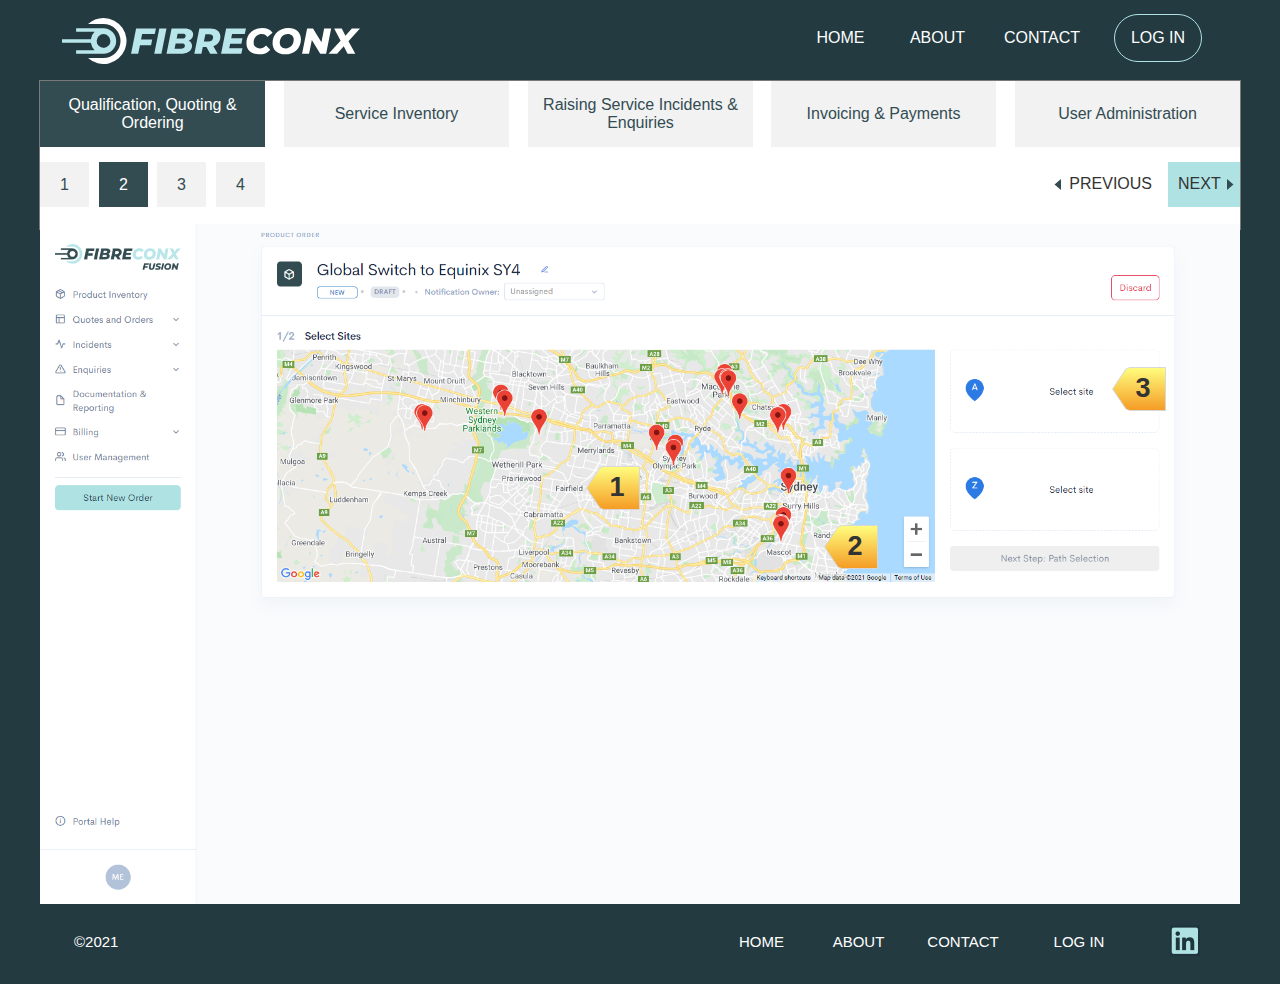
<file: qualification_2.html>
﻿<!DOCTYPE html>
<html>
  <head>
    <title>Qualification 2</title>
    <meta http-equiv="X-UA-Compatible" content="IE=edge"/>
    <meta http-equiv="content-type" content="text/html; charset=utf-8"/>
    <link href="resources/css/axure_rp_page.css" type="text/css" rel="stylesheet"/>
    <link href="data/styles.css" type="text/css" rel="stylesheet"/>
    <link href="files/qualification_2/styles.css" type="text/css" rel="stylesheet"/>
    <script src="resources/scripts/jquery-3.2.1.min.js"></script>
    <script src="resources/scripts/axure/axQuery.js"></script>
    <script src="resources/scripts/axure/globals.js"></script>
    <script src="resources/scripts/axutils.js"></script>
    <script src="resources/scripts/axure/annotation.js"></script>
    <script src="resources/scripts/axure/axQuery.std.js"></script>
    <script src="resources/scripts/axure/doc.js"></script>
    <script src="resources/scripts/messagecenter.js"></script>
    <script src="resources/scripts/axure/events.js"></script>
    <script src="resources/scripts/axure/recording.js"></script>
    <script src="resources/scripts/axure/action.js"></script>
    <script src="resources/scripts/axure/expr.js"></script>
    <script src="resources/scripts/axure/geometry.js"></script>
    <script src="resources/scripts/axure/flyout.js"></script>
    <script src="resources/scripts/axure/model.js"></script>
    <script src="resources/scripts/axure/repeater.js"></script>
    <script src="resources/scripts/axure/sto.js"></script>
    <script src="resources/scripts/axure/utils.temp.js"></script>
    <script src="resources/scripts/axure/variables.js"></script>
    <script src="resources/scripts/axure/drag.js"></script>
    <script src="resources/scripts/axure/move.js"></script>
    <script src="resources/scripts/axure/visibility.js"></script>
    <script src="resources/scripts/axure/style.js"></script>
    <script src="resources/scripts/axure/adaptive.js"></script>
    <script src="resources/scripts/axure/tree.js"></script>
    <script src="resources/scripts/axure/init.temp.js"></script>
    <script src="resources/scripts/axure/legacy.js"></script>
    <script src="resources/scripts/axure/viewer.js"></script>
    <script src="resources/scripts/axure/math.js"></script>
    <script src="resources/scripts/axure/jquery.nicescroll.min.js"></script>
    <script src="data/document.js"></script>
    <script src="files/qualification_2/data.js"></script>
    <script type="text/javascript">
      $axure.utils.getTransparentGifPath = function() { return 'resources/images/transparent.gif'; };
      $axure.utils.getOtherPath = function() { return 'resources/Other.html'; };
      $axure.utils.getReloadPath = function() { return 'resources/reload.html'; };
    </script>
  </head>
  <body>
    <div id="base" class="">

      <!-- Unnamed (MainNav) -->

      <!-- Unnamed (Rectangle) -->
      <div id="u113" class="ax_default shape">
        <div id="u113_div" class=""></div>
        <div id="u113_text" class="text " style="display:none; visibility: hidden">
          <p></p>
        </div>
      </div>

      <!-- Main Navigation (Dynamic Panel) -->
      <div id="u114" class="ax_default" data-label="Main Navigation">
        <div id="u114_state0" class="panel_state" data-label="None" style="">
          <div id="u114_state0_content" class="panel_state_content">

            <!-- Unnamed (Rectangle) -->
            <div id="u115" class="ax_default shape">
              <div id="u115_div" class=""></div>
              <div id="u115_text" class="text ">
                <p><span>Qualification, Quoting &amp; Ordering</span></p>
              </div>
            </div>

            <!-- Unnamed (Rectangle) -->
            <div id="u116" class="ax_default shape">
              <div id="u116_div" class=""></div>
              <div id="u116_text" class="text ">
                <p><span>Service Inventory</span></p>
              </div>
            </div>

            <!-- Unnamed (Rectangle) -->
            <div id="u117" class="ax_default shape">
              <div id="u117_div" class=""></div>
              <div id="u117_text" class="text ">
                <p><span>Raising Service Incidents &amp; Enquiries</span></p>
              </div>
            </div>

            <!-- Unnamed (Rectangle) -->
            <div id="u118" class="ax_default shape">
              <div id="u118_div" class=""></div>
              <div id="u118_text" class="text ">
                <p><span>Invoicing &amp; Payments</span></p>
              </div>
            </div>

            <!-- Unnamed (Rectangle) -->
            <div id="u119" class="ax_default shape">
              <div id="u119_div" class=""></div>
              <div id="u119_text" class="text ">
                <p><span>User Administration</span></p>
              </div>
            </div>
          </div>
        </div>
        <div id="u114_state1" class="panel_state" data-label="Qualification" style="visibility: hidden;">
          <div id="u114_state1_content" class="panel_state_content">

            <!-- Unnamed (Rectangle) -->
            <div id="u120" class="ax_default shape">
              <div id="u120_div" class=""></div>
              <div id="u120_text" class="text ">
                <p><span>Qualification, Quoting &amp; Ordering</span></p>
              </div>
            </div>

            <!-- Unnamed (Rectangle) -->
            <div id="u121" class="ax_default shape">
              <div id="u121_div" class=""></div>
              <div id="u121_text" class="text ">
                <p><span>Service Inventory</span></p>
              </div>
            </div>

            <!-- Unnamed (Rectangle) -->
            <div id="u122" class="ax_default shape">
              <div id="u122_div" class=""></div>
              <div id="u122_text" class="text ">
                <p><span>Raising Service Incidents &amp; Enquiries</span></p>
              </div>
            </div>

            <!-- Unnamed (Rectangle) -->
            <div id="u123" class="ax_default shape">
              <div id="u123_div" class=""></div>
              <div id="u123_text" class="text ">
                <p><span>Invoicing &amp; Payments</span></p>
              </div>
            </div>

            <!-- Unnamed (Rectangle) -->
            <div id="u124" class="ax_default shape">
              <div id="u124_div" class=""></div>
              <div id="u124_text" class="text ">
                <p><span>User Administration</span></p>
              </div>
            </div>
          </div>
        </div>
        <div id="u114_state2" class="panel_state" data-label="Service" style="visibility: hidden;">
          <div id="u114_state2_content" class="panel_state_content">

            <!-- Unnamed (Rectangle) -->
            <div id="u125" class="ax_default shape">
              <div id="u125_div" class=""></div>
              <div id="u125_text" class="text ">
                <p><span>Qualification, Quoting &amp; Ordering</span></p>
              </div>
            </div>

            <!-- Unnamed (Rectangle) -->
            <div id="u126" class="ax_default shape">
              <div id="u126_div" class=""></div>
              <div id="u126_text" class="text ">
                <p><span>Service Inventory</span></p>
              </div>
            </div>

            <!-- Unnamed (Rectangle) -->
            <div id="u127" class="ax_default shape">
              <div id="u127_div" class=""></div>
              <div id="u127_text" class="text ">
                <p><span>Raising Service Incidents &amp; Enquiries</span></p>
              </div>
            </div>

            <!-- Unnamed (Rectangle) -->
            <div id="u128" class="ax_default shape">
              <div id="u128_div" class=""></div>
              <div id="u128_text" class="text ">
                <p><span>Invoicing &amp; Payments</span></p>
              </div>
            </div>

            <!-- Unnamed (Rectangle) -->
            <div id="u129" class="ax_default shape">
              <div id="u129_div" class=""></div>
              <div id="u129_text" class="text ">
                <p><span>User Administration</span></p>
              </div>
            </div>
          </div>
        </div>
        <div id="u114_state3" class="panel_state" data-label="Raising" style="visibility: hidden;">
          <div id="u114_state3_content" class="panel_state_content">

            <!-- Unnamed (Rectangle) -->
            <div id="u130" class="ax_default shape">
              <div id="u130_div" class=""></div>
              <div id="u130_text" class="text ">
                <p><span>Qualification, Quoting &amp; Ordering</span></p>
              </div>
            </div>

            <!-- Unnamed (Rectangle) -->
            <div id="u131" class="ax_default shape">
              <div id="u131_div" class=""></div>
              <div id="u131_text" class="text ">
                <p><span>Service Inventory</span></p>
              </div>
            </div>

            <!-- Unnamed (Rectangle) -->
            <div id="u132" class="ax_default shape">
              <div id="u132_div" class=""></div>
              <div id="u132_text" class="text ">
                <p><span>Raising Service Incidents &amp; Enquiries</span></p>
              </div>
            </div>

            <!-- Unnamed (Rectangle) -->
            <div id="u133" class="ax_default shape">
              <div id="u133_div" class=""></div>
              <div id="u133_text" class="text ">
                <p><span>Invoicing &amp; Payments</span></p>
              </div>
            </div>

            <!-- Unnamed (Rectangle) -->
            <div id="u134" class="ax_default shape">
              <div id="u134_div" class=""></div>
              <div id="u134_text" class="text ">
                <p><span>User Administration</span></p>
              </div>
            </div>
          </div>
        </div>
        <div id="u114_state4" class="panel_state" data-label="Invoicing" style="visibility: hidden;">
          <div id="u114_state4_content" class="panel_state_content">

            <!-- Unnamed (Rectangle) -->
            <div id="u135" class="ax_default shape">
              <div id="u135_div" class=""></div>
              <div id="u135_text" class="text ">
                <p><span>Qualification, Quoting &amp; Ordering</span></p>
              </div>
            </div>

            <!-- Unnamed (Rectangle) -->
            <div id="u136" class="ax_default shape">
              <div id="u136_div" class=""></div>
              <div id="u136_text" class="text ">
                <p><span>Service Inventory</span></p>
              </div>
            </div>

            <!-- Unnamed (Rectangle) -->
            <div id="u137" class="ax_default shape">
              <div id="u137_div" class=""></div>
              <div id="u137_text" class="text ">
                <p><span>Raising Service Incidents &amp; Enquiries</span></p>
              </div>
            </div>

            <!-- Unnamed (Rectangle) -->
            <div id="u138" class="ax_default shape">
              <div id="u138_div" class=""></div>
              <div id="u138_text" class="text ">
                <p><span>Invoicing &amp; Payments</span></p>
              </div>
            </div>

            <!-- Unnamed (Rectangle) -->
            <div id="u139" class="ax_default shape">
              <div id="u139_div" class=""></div>
              <div id="u139_text" class="text ">
                <p><span>User Administration</span></p>
              </div>
            </div>
          </div>
        </div>
        <div id="u114_state5" class="panel_state" data-label="User" style="visibility: hidden;">
          <div id="u114_state5_content" class="panel_state_content">

            <!-- Unnamed (Rectangle) -->
            <div id="u140" class="ax_default shape">
              <div id="u140_div" class=""></div>
              <div id="u140_text" class="text ">
                <p><span>Qualification, Quoting &amp; Ordering</span></p>
              </div>
            </div>

            <!-- Unnamed (Rectangle) -->
            <div id="u141" class="ax_default shape">
              <div id="u141_div" class=""></div>
              <div id="u141_text" class="text ">
                <p><span>Service Inventory</span></p>
              </div>
            </div>

            <!-- Unnamed (Rectangle) -->
            <div id="u142" class="ax_default shape">
              <div id="u142_div" class=""></div>
              <div id="u142_text" class="text ">
                <p><span>Raising Service Incidents &amp; Enquiries</span></p>
              </div>
            </div>

            <!-- Unnamed (Rectangle) -->
            <div id="u143" class="ax_default shape">
              <div id="u143_div" class=""></div>
              <div id="u143_text" class="text ">
                <p><span>Invoicing &amp; Payments</span></p>
              </div>
            </div>

            <!-- Unnamed (Rectangle) -->
            <div id="u144" class="ax_default shape">
              <div id="u144_div" class=""></div>
              <div id="u144_text" class="text ">
                <p><span>User Administration</span></p>
              </div>
            </div>
          </div>
        </div>
      </div>
      <div id="u112" style="display:none; visibility:hidden;"></div>

      <!-- Unnamed (Image) -->
      <div id="u145" class="ax_default image">
        <img id="u145_img" class="img " src="images/qualification_2/u145.png"/>
        <div id="u145_text" class="text " style="display:none; visibility: hidden">
          <p></p>
        </div>
      </div>

      <!-- Unnamed (SubNav) -->

      <!-- SubNavPanel (Dynamic Panel) -->
      <div id="u147" class="ax_default" data-label="SubNavPanel">
        <div id="u147_state0" class="panel_state" data-label="None" style="">
          <div id="u147_state0_content" class="panel_state_content">

            <!-- Unnamed (Rectangle) -->
            <div id="u148" class="ax_default shape">
              <div id="u148_div" class=""></div>
              <div id="u148_text" class="text ">
                <p><span>1</span></p>
              </div>
            </div>

            <!-- Unnamed (Rectangle) -->
            <div id="u149" class="ax_default shape">
              <div id="u149_div" class=""></div>
              <div id="u149_text" class="text ">
                <p><span>2</span></p>
              </div>
            </div>

            <!-- Unnamed (Rectangle) -->
            <div id="u150" class="ax_default shape">
              <div id="u150_div" class=""></div>
              <div id="u150_text" class="text ">
                <p><span>3</span></p>
              </div>
            </div>

            <!-- Unnamed (Rectangle) -->
            <div id="u151" class="ax_default shape">
              <div id="u151_div" class=""></div>
              <div id="u151_text" class="text ">
                <p><span>4</span></p>
              </div>
            </div>
          </div>
        </div>
        <div id="u147_state1" class="panel_state" data-label="1" style="visibility: hidden;">
          <div id="u147_state1_content" class="panel_state_content">

            <!-- Unnamed (Rectangle) -->
            <div id="u152" class="ax_default shape">
              <div id="u152_div" class=""></div>
              <div id="u152_text" class="text ">
                <p><span>1</span></p>
              </div>
            </div>

            <!-- Unnamed (Rectangle) -->
            <div id="u153" class="ax_default shape">
              <div id="u153_div" class=""></div>
              <div id="u153_text" class="text ">
                <p><span>2</span></p>
              </div>
            </div>

            <!-- Unnamed (Rectangle) -->
            <div id="u154" class="ax_default shape">
              <div id="u154_div" class=""></div>
              <div id="u154_text" class="text ">
                <p><span>3</span></p>
              </div>
            </div>

            <!-- Unnamed (Rectangle) -->
            <div id="u155" class="ax_default shape">
              <div id="u155_div" class=""></div>
              <div id="u155_text" class="text ">
                <p><span>4</span></p>
              </div>
            </div>
          </div>
        </div>
        <div id="u147_state2" class="panel_state" data-label="2" style="visibility: hidden;">
          <div id="u147_state2_content" class="panel_state_content">

            <!-- Unnamed (Rectangle) -->
            <div id="u156" class="ax_default shape">
              <div id="u156_div" class=""></div>
              <div id="u156_text" class="text ">
                <p><span>1</span></p>
              </div>
            </div>

            <!-- Unnamed (Rectangle) -->
            <div id="u157" class="ax_default shape">
              <div id="u157_div" class=""></div>
              <div id="u157_text" class="text ">
                <p><span>2</span></p>
              </div>
            </div>

            <!-- Unnamed (Rectangle) -->
            <div id="u158" class="ax_default shape">
              <div id="u158_div" class=""></div>
              <div id="u158_text" class="text ">
                <p><span>3</span></p>
              </div>
            </div>

            <!-- Unnamed (Rectangle) -->
            <div id="u159" class="ax_default shape">
              <div id="u159_div" class=""></div>
              <div id="u159_text" class="text ">
                <p><span>4</span></p>
              </div>
            </div>
          </div>
        </div>
        <div id="u147_state3" class="panel_state" data-label="3" style="visibility: hidden;">
          <div id="u147_state3_content" class="panel_state_content">

            <!-- Unnamed (Rectangle) -->
            <div id="u160" class="ax_default shape">
              <div id="u160_div" class=""></div>
              <div id="u160_text" class="text ">
                <p><span>1</span></p>
              </div>
            </div>

            <!-- Unnamed (Rectangle) -->
            <div id="u161" class="ax_default shape">
              <div id="u161_div" class=""></div>
              <div id="u161_text" class="text ">
                <p><span>2</span></p>
              </div>
            </div>

            <!-- Unnamed (Rectangle) -->
            <div id="u162" class="ax_default shape">
              <div id="u162_div" class=""></div>
              <div id="u162_text" class="text ">
                <p><span>3</span></p>
              </div>
            </div>

            <!-- Unnamed (Rectangle) -->
            <div id="u163" class="ax_default shape">
              <div id="u163_div" class=""></div>
              <div id="u163_text" class="text ">
                <p><span>4</span></p>
              </div>
            </div>
          </div>
        </div>
        <div id="u147_state4" class="panel_state" data-label="4" style="visibility: hidden;">
          <div id="u147_state4_content" class="panel_state_content">

            <!-- Unnamed (Rectangle) -->
            <div id="u164" class="ax_default shape">
              <div id="u164_div" class=""></div>
              <div id="u164_text" class="text ">
                <p><span>1</span></p>
              </div>
            </div>

            <!-- Unnamed (Rectangle) -->
            <div id="u165" class="ax_default shape">
              <div id="u165_div" class=""></div>
              <div id="u165_text" class="text ">
                <p><span>2</span></p>
              </div>
            </div>

            <!-- Unnamed (Rectangle) -->
            <div id="u166" class="ax_default shape">
              <div id="u166_div" class=""></div>
              <div id="u166_text" class="text ">
                <p><span>3</span></p>
              </div>
            </div>

            <!-- Unnamed (Rectangle) -->
            <div id="u167" class="ax_default shape">
              <div id="u167_div" class=""></div>
              <div id="u167_text" class="text ">
                <p><span>4</span></p>
              </div>
            </div>
          </div>
        </div>
      </div>
      <div id="u146" style="display:none; visibility:hidden;"></div>

      <!-- Previous (Group) -->
      <div id="u168" class="ax_default" data-label="Previous" data-left="1007" data-top="166" data-width="112" data-height="38">

        <!-- Unnamed (Rectangle) -->
        <div id="u169" class="ax_default shape">
          <div id="u169_div" class=""></div>
          <div id="u169_text" class="text " style="display:none; visibility: hidden">
            <p></p>
          </div>
        </div>

        <!-- Unnamed (Rectangle) -->
        <div id="u170" class="ax_default paragraph">
          <div id="u170_div" class=""></div>
          <div id="u170_text" class="text ">
            <p><span>PREVIOUS</span></p>
          </div>
        </div>

        <!-- Unnamed (Triangle) -->
        <div id="u171" class="ax_default flow_shape">
          <img id="u171_img" class="img " src="images/index/u90.svg"/>
          <div id="u171_text" class="text " style="display:none; visibility: hidden">
            <p></p>
          </div>
        </div>
      </div>

      <!-- Next (Group) -->
      <div id="u172" class="ax_default" data-label="Next" data-left="1128" data-top="162" data-width="72" data-height="45">

        <!-- Unnamed (Rectangle) -->
        <div id="u173" class="ax_default shape">
          <div id="u173_div" class=""></div>
          <div id="u173_text" class="text " style="display:none; visibility: hidden">
            <p></p>
          </div>
        </div>

        <!-- Unnamed (Rectangle) -->
        <div id="u174" class="ax_default paragraph">
          <div id="u174_div" class=""></div>
          <div id="u174_text" class="text ">
            <p><span>NEXT</span></p>
          </div>
        </div>

        <!-- Unnamed (Triangle) -->
        <div id="u175" class="ax_default flow_shape">
          <img id="u175_img" class="img " src="images/index/u90.svg"/>
          <div id="u175_text" class="text " style="display:none; visibility: hidden">
            <p></p>
          </div>
        </div>
      </div>

      <!-- Unnamed (Dynamic Panel) -->
      <div id="u176" class="ax_default ax_default_hidden" style="display:none; visibility: hidden">
        <div id="u176_state0" class="panel_state" data-label="1.1.1" style="">
          <div id="u176_state0_content" class="panel_state_content">

            <!-- Navigation Menu Group (Group) -->
            <div id="u177" class="ax_default" data-label="Navigation Menu Group" data-left="-84" data-top="239" data-width="591" data-height="218">

              <!-- Unnamed (Rectangle) -->
              <div id="u178" class="ax_default shape">
                <div id="u178_div" class=""></div>
                <div id="u178_text" class="text ">
                  <p><span><br></span></p><p><span><br></span></p><p><span>All available sites are presented in the map &amp; list based on the product type &amp; region selected on the previous screen.</span></p>
                </div>
              </div>

              <!-- Header Bar (Group) -->
              <div id="u179" class="ax_default" data-label="Header Bar" data-left="-83" data-top="239" data-width="590" data-height="44">

                <!-- Unnamed (Rectangle) -->
                <div id="u180" class="ax_default shape">
                  <img id="u180_img" class="img " src="images/index/u60.svg"/>
                  <div id="u180_text" class="text ">
                    <p><span>Site Presentation</span></p>
                  </div>
                </div>

                <!-- Close Icon (Group) -->
                <div id="u181" class="ax_default" data-label="Close Icon" data-left="467.857864376269" data-top="246.857864376269" data-width="28.2842712474619" data-height="28.2842712474618">

                  <!-- Unnamed (Rectangle) -->
                  <div id="u182" class="ax_default shape">
                    <div id="u182_div" class=""></div>
                    <div id="u182_text" class="text " style="display:none; visibility: hidden">
                      <p></p>
                    </div>
                  </div>

                  <!-- Unnamed (Plus) -->
                  <div id="u183" class="ax_default shape">
                    <img id="u183_img" class="img " src="images/index/u63.svg"/>
                    <div id="u183_text" class="text " style="display:none; visibility: hidden">
                      <p></p>
                    </div>
                  </div>
                </div>
              </div>
            </div>
          </div>
        </div>
        <div id="u176_state1" class="panel_state" data-label="1.1.2" style="visibility: hidden;">
          <div id="u176_state1_content" class="panel_state_content">

            <!-- Unnamed (Image) -->
            <div id="u184" class="ax_default image">
              <img id="u184_img" class="img " src="images/qualification_2/u184.png"/>
              <div id="u184_text" class="text " style="display:none; visibility: hidden">
                <p></p>
              </div>
            </div>

            <!-- Navigation Menu Group (Group) -->
            <div id="u185" class="ax_default" data-label="Navigation Menu Group" data-left="135" data-top="228" data-width="591" data-height="218">

              <!-- Unnamed (Rectangle) -->
              <div id="u186" class="ax_default shape">
                <div id="u186_div" class=""></div>
                <div id="u186_text" class="text ">
                  <p><span><br></span></p><p><span><br></span></p><p><span>Sites can be selected directly from the map if you know where the site is located. The site name and address is shown to allow you to confirm before selection.</span></p>
                </div>
              </div>

              <!-- Header Bar (Group) -->
              <div id="u187" class="ax_default" data-label="Header Bar" data-left="136" data-top="228" data-width="590" data-height="44">

                <!-- Unnamed (Rectangle) -->
                <div id="u188" class="ax_default shape">
                  <img id="u188_img" class="img " src="images/index/u60.svg"/>
                  <div id="u188_text" class="text ">
                    <p><span>Site Selection from Map</span></p>
                  </div>
                </div>

                <!-- Close Icon (Group) -->
                <div id="u189" class="ax_default" data-label="Close Icon" data-left="686.857864376269" data-top="235.857864376269" data-width="28.2842712474619" data-height="28.2842712474619">

                  <!-- Unnamed (Rectangle) -->
                  <div id="u190" class="ax_default shape">
                    <div id="u190_div" class=""></div>
                    <div id="u190_text" class="text " style="display:none; visibility: hidden">
                      <p></p>
                    </div>
                  </div>

                  <!-- Unnamed (Plus) -->
                  <div id="u191" class="ax_default shape">
                    <img id="u191_img" class="img " src="images/index/u63.svg"/>
                    <div id="u191_text" class="text " style="display:none; visibility: hidden">
                      <p></p>
                    </div>
                  </div>
                </div>
              </div>
            </div>
          </div>
        </div>
        <div id="u176_state2" class="panel_state" data-label="1.1.3" style="visibility: hidden;">
          <div id="u176_state2_content" class="panel_state_content">

            <!-- Unnamed (Image) -->
            <div id="u192" class="ax_default image">
              <img id="u192_img" class="img " src="images/qualification_2/u192.png"/>
              <div id="u192_text" class="text " style="display:none; visibility: hidden">
                <p></p>
              </div>
            </div>

            <!-- Navigation Menu Group (Group) -->
            <div id="u193" class="ax_default" data-label="Navigation Menu Group" data-left="185" data-top="97" data-width="591" data-height="218">

              <!-- Unnamed (Rectangle) -->
              <div id="u194" class="ax_default shape">
                <div id="u194_div" class=""></div>
                <div id="u194_text" class="text ">
                  <p><span><br></span></p><p><span><br></span></p><p><span>If you’re not sure on the location of the site you want to qualify, clicking on select site allows you to search based on building name/operator or address.</span></p>
                </div>
              </div>

              <!-- Header Bar (Group) -->
              <div id="u195" class="ax_default" data-label="Header Bar" data-left="186" data-top="97" data-width="590" data-height="44">

                <!-- Unnamed (Rectangle) -->
                <div id="u196" class="ax_default shape">
                  <img id="u196_img" class="img " src="images/index/u60.svg"/>
                  <div id="u196_text" class="text ">
                    <p><span>Site Selection From List</span></p>
                  </div>
                </div>

                <!-- Close Icon (Group) -->
                <div id="u197" class="ax_default" data-label="Close Icon" data-left="736.857864376269" data-top="104.857864376269" data-width="28.2842712474619" data-height="28.2842712474619">

                  <!-- Unnamed (Rectangle) -->
                  <div id="u198" class="ax_default shape">
                    <div id="u198_div" class=""></div>
                    <div id="u198_text" class="text " style="display:none; visibility: hidden">
                      <p></p>
                    </div>
                  </div>

                  <!-- Unnamed (Plus) -->
                  <div id="u199" class="ax_default shape">
                    <img id="u199_img" class="img " src="images/index/u63.svg"/>
                    <div id="u199_text" class="text " style="display:none; visibility: hidden">
                      <p></p>
                    </div>
                  </div>
                </div>
              </div>
            </div>
          </div>
        </div>
      </div>

      <!-- Unnamed (Left Arrow Button) -->
      <div id="u200" class="ax_default shape">
        <img id="u200_img" class="img " src="images/index/u91.svg"/>
        <div id="u200_text" class="text ">
          <p><span>3</span></p>
        </div>
      </div>

      <!-- Unnamed (Left Arrow Button) -->
      <div id="u201" class="ax_default shape">
        <img id="u201_img" class="img " src="images/index/u91.svg"/>
        <div id="u201_text" class="text ">
          <p><span>2</span></p>
        </div>
      </div>

      <!-- Unnamed (Left Arrow Button) -->
      <div id="u202" class="ax_default shape">
        <img id="u202_img" class="img " src="images/index/u91.svg"/>
        <div id="u202_text" class="text ">
          <p><span>1</span></p>
        </div>
      </div>

      <!-- Unnamed (SiteNav) -->

      <!-- Unnamed (Rectangle) -->
      <div id="u204" class="ax_default shape">
        <div id="u204_div" class=""></div>
        <div id="u204_text" class="text " style="display:none; visibility: hidden">
          <p></p>
        </div>
      </div>

      <!-- Unnamed (Rectangle) -->
      <div id="u205" class="ax_default paragraph">
        <div id="u205_div" class=""></div>
        <div id="u205_text" class="text ">
          <p><span>HOME</span></p>
        </div>
      </div>

      <!-- Unnamed (Rectangle) -->
      <div id="u206" class="ax_default paragraph">
        <div id="u206_div" class=""></div>
        <div id="u206_text" class="text ">
          <p><span>ABOUT</span></p>
        </div>
      </div>

      <!-- Unnamed (Rectangle) -->
      <div id="u207" class="ax_default paragraph">
        <div id="u207_div" class=""></div>
        <div id="u207_text" class="text ">
          <p><span>CONTACT</span></p>
        </div>
      </div>

      <!-- Unnamed (Rectangle) -->
      <div id="u208" class="ax_default paragraph">
        <div id="u208_div" class=""></div>
        <div id="u208_text" class="text ">
          <p><span>LOG IN</span></p>
        </div>
      </div>

      <!-- Unnamed (Rectangle) -->
      <div id="u209" class="ax_default shape">
        <div id="u209_div" class=""></div>
        <div id="u209_text" class="text " style="display:none; visibility: hidden">
          <p></p>
        </div>
      </div>

      <!-- Unnamed (SVG) -->
      <div id="u210" class="ax_default image">
        <img id="u210_img" class="img " src="images/index/u102.svg"/>
        <div id="u210_text" class="text " style="display:none; visibility: hidden">
          <p></p>
        </div>
      </div>
      <div id="u203" style="display:none; visibility:hidden;"></div>

      <!-- Unnamed (SiteFooter) -->

      <!-- Unnamed (Rectangle) -->
      <div id="u212" class="ax_default shape">
        <img id="u212_img" class="img " src="images/index/u105.svg"/>
        <div id="u212_text" class="text " style="display:none; visibility: hidden">
          <p></p>
        </div>
      </div>

      <!-- Unnamed (Rectangle) -->
      <div id="u213" class="ax_default paragraph">
        <div id="u213_div" class=""></div>
        <div id="u213_text" class="text ">
          <p><span>HOME</span></p>
        </div>
      </div>

      <!-- Unnamed (Rectangle) -->
      <div id="u214" class="ax_default paragraph">
        <div id="u214_div" class=""></div>
        <div id="u214_text" class="text ">
          <p><span>ABOUT</span></p>
        </div>
      </div>

      <!-- Unnamed (Rectangle) -->
      <div id="u215" class="ax_default paragraph">
        <div id="u215_div" class=""></div>
        <div id="u215_text" class="text ">
          <p><span>CONTACT</span></p>
        </div>
      </div>

      <!-- Unnamed (Rectangle) -->
      <div id="u216" class="ax_default paragraph">
        <div id="u216_div" class=""></div>
        <div id="u216_text" class="text ">
          <p><span>LOG IN</span></p>
        </div>
      </div>

      <!-- Unnamed (Image) -->
      <div id="u217" class="ax_default image">
        <img id="u217_img" class="img " src="images/index/u110.png"/>
        <div id="u217_text" class="text " style="display:none; visibility: hidden">
          <p></p>
        </div>
      </div>

      <!-- Unnamed (Rectangle) -->
      <div id="u218" class="ax_default paragraph">
        <div id="u218_div" class=""></div>
        <div id="u218_text" class="text ">
          <p><span>©2021</span></p>
        </div>
      </div>
      <div id="u211" style="display:none; visibility:hidden;"></div>
    </div>
    <script src="resources/scripts/axure/ios.js"></script>
  </body>
</html>
</file>
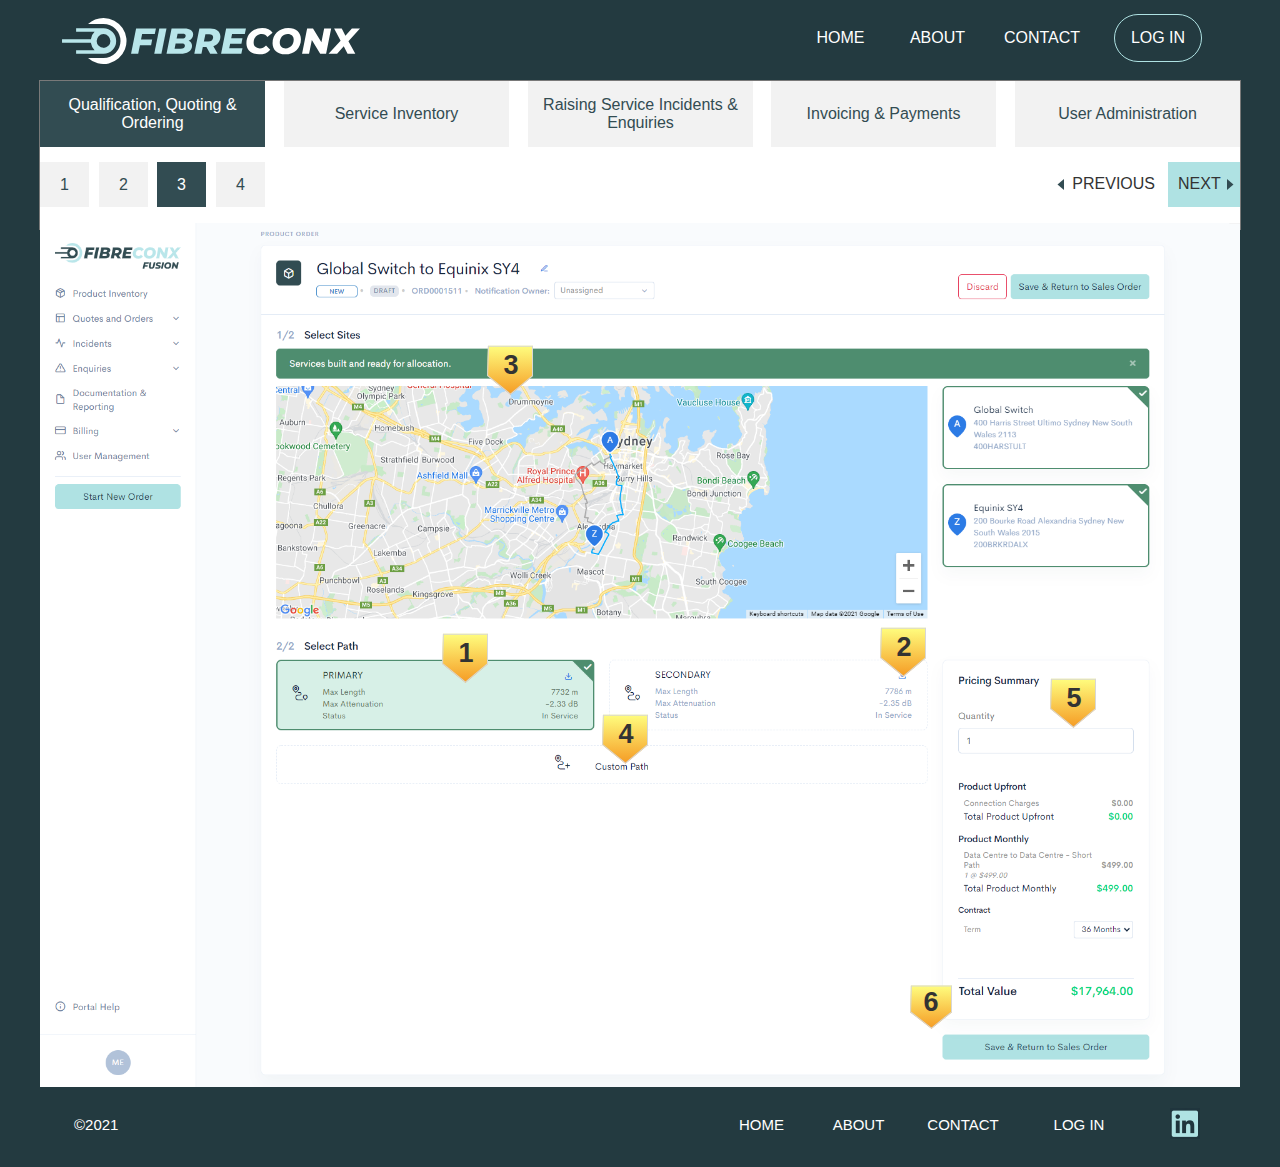
<file: qualification_3.html>
﻿<!DOCTYPE html>
<html>
  <head>
    <title>Qualification 3</title>
    <meta http-equiv="X-UA-Compatible" content="IE=edge"/>
    <meta http-equiv="content-type" content="text/html; charset=utf-8"/>
    <link href="resources/css/axure_rp_page.css" type="text/css" rel="stylesheet"/>
    <link href="data/styles.css" type="text/css" rel="stylesheet"/>
    <link href="files/qualification_3/styles.css" type="text/css" rel="stylesheet"/>
    <script src="resources/scripts/jquery-3.2.1.min.js"></script>
    <script src="resources/scripts/axure/axQuery.js"></script>
    <script src="resources/scripts/axure/globals.js"></script>
    <script src="resources/scripts/axutils.js"></script>
    <script src="resources/scripts/axure/annotation.js"></script>
    <script src="resources/scripts/axure/axQuery.std.js"></script>
    <script src="resources/scripts/axure/doc.js"></script>
    <script src="resources/scripts/messagecenter.js"></script>
    <script src="resources/scripts/axure/events.js"></script>
    <script src="resources/scripts/axure/recording.js"></script>
    <script src="resources/scripts/axure/action.js"></script>
    <script src="resources/scripts/axure/expr.js"></script>
    <script src="resources/scripts/axure/geometry.js"></script>
    <script src="resources/scripts/axure/flyout.js"></script>
    <script src="resources/scripts/axure/model.js"></script>
    <script src="resources/scripts/axure/repeater.js"></script>
    <script src="resources/scripts/axure/sto.js"></script>
    <script src="resources/scripts/axure/utils.temp.js"></script>
    <script src="resources/scripts/axure/variables.js"></script>
    <script src="resources/scripts/axure/drag.js"></script>
    <script src="resources/scripts/axure/move.js"></script>
    <script src="resources/scripts/axure/visibility.js"></script>
    <script src="resources/scripts/axure/style.js"></script>
    <script src="resources/scripts/axure/adaptive.js"></script>
    <script src="resources/scripts/axure/tree.js"></script>
    <script src="resources/scripts/axure/init.temp.js"></script>
    <script src="resources/scripts/axure/legacy.js"></script>
    <script src="resources/scripts/axure/viewer.js"></script>
    <script src="resources/scripts/axure/math.js"></script>
    <script src="resources/scripts/axure/jquery.nicescroll.min.js"></script>
    <script src="data/document.js"></script>
    <script src="files/qualification_3/data.js"></script>
    <script type="text/javascript">
      $axure.utils.getTransparentGifPath = function() { return 'resources/images/transparent.gif'; };
      $axure.utils.getOtherPath = function() { return 'resources/Other.html'; };
      $axure.utils.getReloadPath = function() { return 'resources/reload.html'; };
    </script>
  </head>
  <body>
    <div id="base" class="">

      <!-- Unnamed (MainNav) -->

      <!-- Unnamed (Rectangle) -->
      <div id="u220" class="ax_default shape">
        <div id="u220_div" class=""></div>
        <div id="u220_text" class="text " style="display:none; visibility: hidden">
          <p></p>
        </div>
      </div>

      <!-- Main Navigation (Dynamic Panel) -->
      <div id="u221" class="ax_default" data-label="Main Navigation">
        <div id="u221_state0" class="panel_state" data-label="None" style="">
          <div id="u221_state0_content" class="panel_state_content">

            <!-- Unnamed (Rectangle) -->
            <div id="u222" class="ax_default shape">
              <div id="u222_div" class=""></div>
              <div id="u222_text" class="text ">
                <p><span>Qualification, Quoting &amp; Ordering</span></p>
              </div>
            </div>

            <!-- Unnamed (Rectangle) -->
            <div id="u223" class="ax_default shape">
              <div id="u223_div" class=""></div>
              <div id="u223_text" class="text ">
                <p><span>Service Inventory</span></p>
              </div>
            </div>

            <!-- Unnamed (Rectangle) -->
            <div id="u224" class="ax_default shape">
              <div id="u224_div" class=""></div>
              <div id="u224_text" class="text ">
                <p><span>Raising Service Incidents &amp; Enquiries</span></p>
              </div>
            </div>

            <!-- Unnamed (Rectangle) -->
            <div id="u225" class="ax_default shape">
              <div id="u225_div" class=""></div>
              <div id="u225_text" class="text ">
                <p><span>Invoicing &amp; Payments</span></p>
              </div>
            </div>

            <!-- Unnamed (Rectangle) -->
            <div id="u226" class="ax_default shape">
              <div id="u226_div" class=""></div>
              <div id="u226_text" class="text ">
                <p><span>User Administration</span></p>
              </div>
            </div>
          </div>
        </div>
        <div id="u221_state1" class="panel_state" data-label="Qualification" style="visibility: hidden;">
          <div id="u221_state1_content" class="panel_state_content">

            <!-- Unnamed (Rectangle) -->
            <div id="u227" class="ax_default shape">
              <div id="u227_div" class=""></div>
              <div id="u227_text" class="text ">
                <p><span>Qualification, Quoting &amp; Ordering</span></p>
              </div>
            </div>

            <!-- Unnamed (Rectangle) -->
            <div id="u228" class="ax_default shape">
              <div id="u228_div" class=""></div>
              <div id="u228_text" class="text ">
                <p><span>Service Inventory</span></p>
              </div>
            </div>

            <!-- Unnamed (Rectangle) -->
            <div id="u229" class="ax_default shape">
              <div id="u229_div" class=""></div>
              <div id="u229_text" class="text ">
                <p><span>Raising Service Incidents &amp; Enquiries</span></p>
              </div>
            </div>

            <!-- Unnamed (Rectangle) -->
            <div id="u230" class="ax_default shape">
              <div id="u230_div" class=""></div>
              <div id="u230_text" class="text ">
                <p><span>Invoicing &amp; Payments</span></p>
              </div>
            </div>

            <!-- Unnamed (Rectangle) -->
            <div id="u231" class="ax_default shape">
              <div id="u231_div" class=""></div>
              <div id="u231_text" class="text ">
                <p><span>User Administration</span></p>
              </div>
            </div>
          </div>
        </div>
        <div id="u221_state2" class="panel_state" data-label="Service" style="visibility: hidden;">
          <div id="u221_state2_content" class="panel_state_content">

            <!-- Unnamed (Rectangle) -->
            <div id="u232" class="ax_default shape">
              <div id="u232_div" class=""></div>
              <div id="u232_text" class="text ">
                <p><span>Qualification, Quoting &amp; Ordering</span></p>
              </div>
            </div>

            <!-- Unnamed (Rectangle) -->
            <div id="u233" class="ax_default shape">
              <div id="u233_div" class=""></div>
              <div id="u233_text" class="text ">
                <p><span>Service Inventory</span></p>
              </div>
            </div>

            <!-- Unnamed (Rectangle) -->
            <div id="u234" class="ax_default shape">
              <div id="u234_div" class=""></div>
              <div id="u234_text" class="text ">
                <p><span>Raising Service Incidents &amp; Enquiries</span></p>
              </div>
            </div>

            <!-- Unnamed (Rectangle) -->
            <div id="u235" class="ax_default shape">
              <div id="u235_div" class=""></div>
              <div id="u235_text" class="text ">
                <p><span>Invoicing &amp; Payments</span></p>
              </div>
            </div>

            <!-- Unnamed (Rectangle) -->
            <div id="u236" class="ax_default shape">
              <div id="u236_div" class=""></div>
              <div id="u236_text" class="text ">
                <p><span>User Administration</span></p>
              </div>
            </div>
          </div>
        </div>
        <div id="u221_state3" class="panel_state" data-label="Raising" style="visibility: hidden;">
          <div id="u221_state3_content" class="panel_state_content">

            <!-- Unnamed (Rectangle) -->
            <div id="u237" class="ax_default shape">
              <div id="u237_div" class=""></div>
              <div id="u237_text" class="text ">
                <p><span>Qualification, Quoting &amp; Ordering</span></p>
              </div>
            </div>

            <!-- Unnamed (Rectangle) -->
            <div id="u238" class="ax_default shape">
              <div id="u238_div" class=""></div>
              <div id="u238_text" class="text ">
                <p><span>Service Inventory</span></p>
              </div>
            </div>

            <!-- Unnamed (Rectangle) -->
            <div id="u239" class="ax_default shape">
              <div id="u239_div" class=""></div>
              <div id="u239_text" class="text ">
                <p><span>Raising Service Incidents &amp; Enquiries</span></p>
              </div>
            </div>

            <!-- Unnamed (Rectangle) -->
            <div id="u240" class="ax_default shape">
              <div id="u240_div" class=""></div>
              <div id="u240_text" class="text ">
                <p><span>Invoicing &amp; Payments</span></p>
              </div>
            </div>

            <!-- Unnamed (Rectangle) -->
            <div id="u241" class="ax_default shape">
              <div id="u241_div" class=""></div>
              <div id="u241_text" class="text ">
                <p><span>User Administration</span></p>
              </div>
            </div>
          </div>
        </div>
        <div id="u221_state4" class="panel_state" data-label="Invoicing" style="visibility: hidden;">
          <div id="u221_state4_content" class="panel_state_content">

            <!-- Unnamed (Rectangle) -->
            <div id="u242" class="ax_default shape">
              <div id="u242_div" class=""></div>
              <div id="u242_text" class="text ">
                <p><span>Qualification, Quoting &amp; Ordering</span></p>
              </div>
            </div>

            <!-- Unnamed (Rectangle) -->
            <div id="u243" class="ax_default shape">
              <div id="u243_div" class=""></div>
              <div id="u243_text" class="text ">
                <p><span>Service Inventory</span></p>
              </div>
            </div>

            <!-- Unnamed (Rectangle) -->
            <div id="u244" class="ax_default shape">
              <div id="u244_div" class=""></div>
              <div id="u244_text" class="text ">
                <p><span>Raising Service Incidents &amp; Enquiries</span></p>
              </div>
            </div>

            <!-- Unnamed (Rectangle) -->
            <div id="u245" class="ax_default shape">
              <div id="u245_div" class=""></div>
              <div id="u245_text" class="text ">
                <p><span>Invoicing &amp; Payments</span></p>
              </div>
            </div>

            <!-- Unnamed (Rectangle) -->
            <div id="u246" class="ax_default shape">
              <div id="u246_div" class=""></div>
              <div id="u246_text" class="text ">
                <p><span>User Administration</span></p>
              </div>
            </div>
          </div>
        </div>
        <div id="u221_state5" class="panel_state" data-label="User" style="visibility: hidden;">
          <div id="u221_state5_content" class="panel_state_content">

            <!-- Unnamed (Rectangle) -->
            <div id="u247" class="ax_default shape">
              <div id="u247_div" class=""></div>
              <div id="u247_text" class="text ">
                <p><span>Qualification, Quoting &amp; Ordering</span></p>
              </div>
            </div>

            <!-- Unnamed (Rectangle) -->
            <div id="u248" class="ax_default shape">
              <div id="u248_div" class=""></div>
              <div id="u248_text" class="text ">
                <p><span>Service Inventory</span></p>
              </div>
            </div>

            <!-- Unnamed (Rectangle) -->
            <div id="u249" class="ax_default shape">
              <div id="u249_div" class=""></div>
              <div id="u249_text" class="text ">
                <p><span>Raising Service Incidents &amp; Enquiries</span></p>
              </div>
            </div>

            <!-- Unnamed (Rectangle) -->
            <div id="u250" class="ax_default shape">
              <div id="u250_div" class=""></div>
              <div id="u250_text" class="text ">
                <p><span>Invoicing &amp; Payments</span></p>
              </div>
            </div>

            <!-- Unnamed (Rectangle) -->
            <div id="u251" class="ax_default shape">
              <div id="u251_div" class=""></div>
              <div id="u251_text" class="text ">
                <p><span>User Administration</span></p>
              </div>
            </div>
          </div>
        </div>
      </div>
      <div id="u219" style="display:none; visibility:hidden;"></div>

      <!-- Unnamed (Image) -->
      <div id="u252" class="ax_default image">
        <img id="u252_img" class="img " src="images/qualification_3/u252.png"/>
        <div id="u252_text" class="text " style="display:none; visibility: hidden">
          <p></p>
        </div>
      </div>

      <!-- Unnamed (SubNav) -->

      <!-- SubNavPanel (Dynamic Panel) -->
      <div id="u254" class="ax_default" data-label="SubNavPanel">
        <div id="u254_state0" class="panel_state" data-label="None" style="">
          <div id="u254_state0_content" class="panel_state_content">

            <!-- Unnamed (Rectangle) -->
            <div id="u255" class="ax_default shape">
              <div id="u255_div" class=""></div>
              <div id="u255_text" class="text ">
                <p><span>1</span></p>
              </div>
            </div>

            <!-- Unnamed (Rectangle) -->
            <div id="u256" class="ax_default shape">
              <div id="u256_div" class=""></div>
              <div id="u256_text" class="text ">
                <p><span>2</span></p>
              </div>
            </div>

            <!-- Unnamed (Rectangle) -->
            <div id="u257" class="ax_default shape">
              <div id="u257_div" class=""></div>
              <div id="u257_text" class="text ">
                <p><span>3</span></p>
              </div>
            </div>

            <!-- Unnamed (Rectangle) -->
            <div id="u258" class="ax_default shape">
              <div id="u258_div" class=""></div>
              <div id="u258_text" class="text ">
                <p><span>4</span></p>
              </div>
            </div>
          </div>
        </div>
        <div id="u254_state1" class="panel_state" data-label="1" style="visibility: hidden;">
          <div id="u254_state1_content" class="panel_state_content">

            <!-- Unnamed (Rectangle) -->
            <div id="u259" class="ax_default shape">
              <div id="u259_div" class=""></div>
              <div id="u259_text" class="text ">
                <p><span>1</span></p>
              </div>
            </div>

            <!-- Unnamed (Rectangle) -->
            <div id="u260" class="ax_default shape">
              <div id="u260_div" class=""></div>
              <div id="u260_text" class="text ">
                <p><span>2</span></p>
              </div>
            </div>

            <!-- Unnamed (Rectangle) -->
            <div id="u261" class="ax_default shape">
              <div id="u261_div" class=""></div>
              <div id="u261_text" class="text ">
                <p><span>3</span></p>
              </div>
            </div>

            <!-- Unnamed (Rectangle) -->
            <div id="u262" class="ax_default shape">
              <div id="u262_div" class=""></div>
              <div id="u262_text" class="text ">
                <p><span>4</span></p>
              </div>
            </div>
          </div>
        </div>
        <div id="u254_state2" class="panel_state" data-label="2" style="visibility: hidden;">
          <div id="u254_state2_content" class="panel_state_content">

            <!-- Unnamed (Rectangle) -->
            <div id="u263" class="ax_default shape">
              <div id="u263_div" class=""></div>
              <div id="u263_text" class="text ">
                <p><span>1</span></p>
              </div>
            </div>

            <!-- Unnamed (Rectangle) -->
            <div id="u264" class="ax_default shape">
              <div id="u264_div" class=""></div>
              <div id="u264_text" class="text ">
                <p><span>2</span></p>
              </div>
            </div>

            <!-- Unnamed (Rectangle) -->
            <div id="u265" class="ax_default shape">
              <div id="u265_div" class=""></div>
              <div id="u265_text" class="text ">
                <p><span>3</span></p>
              </div>
            </div>

            <!-- Unnamed (Rectangle) -->
            <div id="u266" class="ax_default shape">
              <div id="u266_div" class=""></div>
              <div id="u266_text" class="text ">
                <p><span>4</span></p>
              </div>
            </div>
          </div>
        </div>
        <div id="u254_state3" class="panel_state" data-label="3" style="visibility: hidden;">
          <div id="u254_state3_content" class="panel_state_content">

            <!-- Unnamed (Rectangle) -->
            <div id="u267" class="ax_default shape">
              <div id="u267_div" class=""></div>
              <div id="u267_text" class="text ">
                <p><span>1</span></p>
              </div>
            </div>

            <!-- Unnamed (Rectangle) -->
            <div id="u268" class="ax_default shape">
              <div id="u268_div" class=""></div>
              <div id="u268_text" class="text ">
                <p><span>2</span></p>
              </div>
            </div>

            <!-- Unnamed (Rectangle) -->
            <div id="u269" class="ax_default shape">
              <div id="u269_div" class=""></div>
              <div id="u269_text" class="text ">
                <p><span>3</span></p>
              </div>
            </div>

            <!-- Unnamed (Rectangle) -->
            <div id="u270" class="ax_default shape">
              <div id="u270_div" class=""></div>
              <div id="u270_text" class="text ">
                <p><span>4</span></p>
              </div>
            </div>
          </div>
        </div>
        <div id="u254_state4" class="panel_state" data-label="4" style="visibility: hidden;">
          <div id="u254_state4_content" class="panel_state_content">

            <!-- Unnamed (Rectangle) -->
            <div id="u271" class="ax_default shape">
              <div id="u271_div" class=""></div>
              <div id="u271_text" class="text ">
                <p><span>1</span></p>
              </div>
            </div>

            <!-- Unnamed (Rectangle) -->
            <div id="u272" class="ax_default shape">
              <div id="u272_div" class=""></div>
              <div id="u272_text" class="text ">
                <p><span>2</span></p>
              </div>
            </div>

            <!-- Unnamed (Rectangle) -->
            <div id="u273" class="ax_default shape">
              <div id="u273_div" class=""></div>
              <div id="u273_text" class="text ">
                <p><span>3</span></p>
              </div>
            </div>

            <!-- Unnamed (Rectangle) -->
            <div id="u274" class="ax_default shape">
              <div id="u274_div" class=""></div>
              <div id="u274_text" class="text ">
                <p><span>4</span></p>
              </div>
            </div>
          </div>
        </div>
      </div>
      <div id="u253" style="display:none; visibility:hidden;"></div>

      <!-- Previous (Group) -->
      <div id="u275" class="ax_default" data-label="Previous" data-left="1010" data-top="166" data-width="112" data-height="38">

        <!-- Unnamed (Rectangle) -->
        <div id="u276" class="ax_default shape">
          <div id="u276_div" class=""></div>
          <div id="u276_text" class="text " style="display:none; visibility: hidden">
            <p></p>
          </div>
        </div>

        <!-- Unnamed (Rectangle) -->
        <div id="u277" class="ax_default paragraph">
          <div id="u277_div" class=""></div>
          <div id="u277_text" class="text ">
            <p><span>PREVIOUS</span></p>
          </div>
        </div>

        <!-- Unnamed (Triangle) -->
        <div id="u278" class="ax_default flow_shape">
          <img id="u278_img" class="img " src="images/index/u90.svg"/>
          <div id="u278_text" class="text " style="display:none; visibility: hidden">
            <p></p>
          </div>
        </div>
      </div>

      <!-- Next (Group) -->
      <div id="u279" class="ax_default" data-label="Next" data-left="1128" data-top="162" data-width="72" data-height="45">

        <!-- Unnamed (Rectangle) -->
        <div id="u280" class="ax_default shape">
          <div id="u280_div" class=""></div>
          <div id="u280_text" class="text " style="display:none; visibility: hidden">
            <p></p>
          </div>
        </div>

        <!-- Unnamed (Rectangle) -->
        <div id="u281" class="ax_default paragraph">
          <div id="u281_div" class=""></div>
          <div id="u281_text" class="text ">
            <p><span>NEXT</span></p>
          </div>
        </div>

        <!-- Unnamed (Triangle) -->
        <div id="u282" class="ax_default flow_shape">
          <img id="u282_img" class="img " src="images/index/u90.svg"/>
          <div id="u282_text" class="text " style="display:none; visibility: hidden">
            <p></p>
          </div>
        </div>
      </div>

      <!-- Unnamed (Dynamic Panel) -->
      <div id="u283" class="ax_default ax_default_hidden" style="display:none; visibility: hidden">
        <div id="u283_state0" class="panel_state" data-label="1.1.1" style="">
          <div id="u283_state0_content" class="panel_state_content">

            <!-- Navigation Menu Group (Group) -->
            <div id="u284" class="ax_default" data-label="Navigation Menu Group" data-left="-131" data-top="301" data-width="591" data-height="218">

              <!-- Unnamed (Rectangle) -->
              <div id="u285" class="ax_default shape">
                <div id="u285_div" class=""></div>
                <div id="u285_text" class="text ">
                  <p><span><br></span></p><p><span><br></span></p><p><span>The most efficient diverse paths are presented, with fibre distances and anticipated attenuation figures</span></p>
                </div>
              </div>

              <!-- Header Bar (Group) -->
              <div id="u286" class="ax_default" data-label="Header Bar" data-left="-130" data-top="301" data-width="590" data-height="44">

                <!-- Unnamed (Rectangle) -->
                <div id="u287" class="ax_default shape">
                  <img id="u287_img" class="img " src="images/index/u60.svg"/>
                  <div id="u287_text" class="text ">
                    <p><span>Path Selection</span></p>
                  </div>
                </div>

                <!-- Close Icon (Group) -->
                <div id="u288" class="ax_default" data-label="Close Icon" data-left="420.857864376269" data-top="308.857864376269" data-width="28.2842712474619" data-height="28.2842712474619">

                  <!-- Unnamed (Rectangle) -->
                  <div id="u289" class="ax_default shape">
                    <div id="u289_div" class=""></div>
                    <div id="u289_text" class="text " style="display:none; visibility: hidden">
                      <p></p>
                    </div>
                  </div>

                  <!-- Unnamed (Plus) -->
                  <div id="u290" class="ax_default shape">
                    <img id="u290_img" class="img " src="images/index/u63.svg"/>
                    <div id="u290_text" class="text " style="display:none; visibility: hidden">
                      <p></p>
                    </div>
                  </div>
                </div>
              </div>
            </div>
          </div>
        </div>
        <div id="u283_state1" class="panel_state" data-label="1.1.2" style="visibility: hidden;">
          <div id="u283_state1_content" class="panel_state_content">

            <!-- Navigation Menu Group (Group) -->
            <div id="u291" class="ax_default" data-label="Navigation Menu Group" data-left="204" data-top="295" data-width="591" data-height="218">

              <!-- Unnamed (Rectangle) -->
              <div id="u292" class="ax_default shape">
                <div id="u292_div" class=""></div>
                <div id="u292_text" class="text ">
                  <p><span><br></span></p><p><span><br></span></p><p><span>Path KML file is available for immediate download to allow you to compare available paths to your existing service paths (if applicable)</span></p>
                </div>
              </div>

              <!-- Header Bar (Group) -->
              <div id="u293" class="ax_default" data-label="Header Bar" data-left="205" data-top="295" data-width="590" data-height="44">

                <!-- Unnamed (Rectangle) -->
                <div id="u294" class="ax_default shape">
                  <img id="u294_img" class="img " src="images/index/u60.svg"/>
                  <div id="u294_text" class="text ">
                    <p><span>KML Download</span></p>
                  </div>
                </div>

                <!-- Close Icon (Group) -->
                <div id="u295" class="ax_default" data-label="Close Icon" data-left="755.857864376269" data-top="302.857864376269" data-width="28.2842712474619" data-height="28.2842712474619">

                  <!-- Unnamed (Rectangle) -->
                  <div id="u296" class="ax_default shape">
                    <div id="u296_div" class=""></div>
                    <div id="u296_text" class="text " style="display:none; visibility: hidden">
                      <p></p>
                    </div>
                  </div>

                  <!-- Unnamed (Plus) -->
                  <div id="u297" class="ax_default shape">
                    <img id="u297_img" class="img " src="images/index/u63.svg"/>
                    <div id="u297_text" class="text " style="display:none; visibility: hidden">
                      <p></p>
                    </div>
                  </div>
                </div>
              </div>
            </div>
          </div>
        </div>
        <div id="u283_state2" class="panel_state" data-label="1.1.3" style="visibility: hidden;">
          <div id="u283_state2_content" class="panel_state_content">

            <!-- Navigation Menu Group (Group) -->
            <div id="u298" class="ax_default" data-label="Navigation Menu Group" data-left="231" data-top="0" data-width="591" data-height="218">

              <!-- Unnamed (Rectangle) -->
              <div id="u299" class="ax_default shape">
                <div id="u299_div" class=""></div>
                <div id="u299_text" class="text ">
                  <p><span><br></span></p><p><span><br></span></p><p><span>You’re advised during the qualification process of the real-time availability of pre-built fibres</span></p><p><span>&#149; Green: Lots</span></p><p><span>&#149; Amber: Limited</span></p><p><span>&#149; Red: None currently available but will be delivered within five (5) </span></p><p><span>&nbsp; business days</span></p>
                </div>
              </div>

              <!-- Header Bar (Group) -->
              <div id="u300" class="ax_default" data-label="Header Bar" data-left="232" data-top="0" data-width="590" data-height="44">

                <!-- Unnamed (Rectangle) -->
                <div id="u301" class="ax_default shape">
                  <img id="u301_img" class="img " src="images/index/u60.svg"/>
                  <div id="u301_text" class="text ">
                    <p><span>Path Availability</span></p>
                  </div>
                </div>

                <!-- Close Icon (Group) -->
                <div id="u302" class="ax_default" data-label="Close Icon" data-left="782.857864376269" data-top="7.85786437626894" data-width="28.2842712474619" data-height="28.2842712474619">

                  <!-- Unnamed (Rectangle) -->
                  <div id="u303" class="ax_default shape">
                    <div id="u303_div" class=""></div>
                    <div id="u303_text" class="text " style="display:none; visibility: hidden">
                      <p></p>
                    </div>
                  </div>

                  <!-- Unnamed (Plus) -->
                  <div id="u304" class="ax_default shape">
                    <img id="u304_img" class="img " src="images/index/u63.svg"/>
                    <div id="u304_text" class="text " style="display:none; visibility: hidden">
                      <p></p>
                    </div>
                  </div>
                </div>
              </div>
            </div>
          </div>
        </div>
        <div id="u283_state3" class="panel_state" data-label="1.1.4" style="visibility: hidden;">
          <div id="u283_state3_content" class="panel_state_content">

            <!-- Navigation Menu Group (Group) -->
            <div id="u305" class="ax_default" data-label="Navigation Menu Group" data-left="-80" data-top="386" data-width="591" data-height="218">

              <!-- Unnamed (Rectangle) -->
              <div id="u306" class="ax_default shape">
                <div id="u306_div" class=""></div>
                <div id="u306_text" class="text ">
                  <p><span><br></span></p><p><span><br></span></p><p><span>If the proposed paths don’t meet your requirements, select ‘Custom Path’ and provide your requirements</span></p>
                </div>
              </div>

              <!-- Header Bar (Group) -->
              <div id="u307" class="ax_default" data-label="Header Bar" data-left="-79" data-top="386" data-width="590" data-height="44">

                <!-- Unnamed (Rectangle) -->
                <div id="u308" class="ax_default shape">
                  <img id="u308_img" class="img " src="images/index/u60.svg"/>
                  <div id="u308_text" class="text ">
                    <p><span>Custom Path Selection</span></p>
                  </div>
                </div>

                <!-- Close Icon (Group) -->
                <div id="u309" class="ax_default" data-label="Close Icon" data-left="471.857864376269" data-top="393.857864376269" data-width="28.2842712474619" data-height="28.2842712474619">

                  <!-- Unnamed (Rectangle) -->
                  <div id="u310" class="ax_default shape">
                    <div id="u310_div" class=""></div>
                    <div id="u310_text" class="text " style="display:none; visibility: hidden">
                      <p></p>
                    </div>
                  </div>

                  <!-- Unnamed (Plus) -->
                  <div id="u311" class="ax_default shape">
                    <img id="u311_img" class="img " src="images/index/u63.svg"/>
                    <div id="u311_text" class="text " style="display:none; visibility: hidden">
                      <p></p>
                    </div>
                  </div>
                </div>
              </div>
            </div>
          </div>
        </div>
        <div id="u283_state4" class="panel_state" data-label="1.1.5" style="visibility: hidden;">
          <div id="u283_state4_content" class="panel_state_content">

            <!-- Navigation Menu Group (Group) -->
            <div id="u312" class="ax_default" data-label="Navigation Menu Group" data-left="0" data-top="283" data-width="591" data-height="218">

              <!-- Unnamed (Rectangle) -->
              <div id="u313" class="ax_default shape">
                <div id="u313_div" class=""></div>
                <div id="u313_text" class="text ">
                  <p><span><br></span></p><p><span><br></span></p><p><span>FibreconX supports ordering multiple dark fibre services in a single transaction</span></p>
                </div>
              </div>

              <!-- Header Bar (Group) -->
              <div id="u314" class="ax_default" data-label="Header Bar" data-left="1" data-top="283" data-width="590" data-height="44">

                <!-- Unnamed (Rectangle) -->
                <div id="u315" class="ax_default shape">
                  <img id="u315_img" class="img " src="images/index/u60.svg"/>
                  <div id="u315_text" class="text ">
                    <p><span>Order &gt; 1 Service</span></p>
                  </div>
                </div>

                <!-- Close Icon (Group) -->
                <div id="u316" class="ax_default" data-label="Close Icon" data-left="551.857864376269" data-top="290.857864376269" data-width="28.2842712474619" data-height="28.2842712474619">

                  <!-- Unnamed (Rectangle) -->
                  <div id="u317" class="ax_default shape">
                    <div id="u317_div" class=""></div>
                    <div id="u317_text" class="text " style="display:none; visibility: hidden">
                      <p></p>
                    </div>
                  </div>

                  <!-- Unnamed (Plus) -->
                  <div id="u318" class="ax_default shape">
                    <img id="u318_img" class="img " src="images/index/u63.svg"/>
                    <div id="u318_text" class="text " style="display:none; visibility: hidden">
                      <p></p>
                    </div>
                  </div>
                </div>
              </div>
            </div>
          </div>
        </div>
        <div id="u283_state5" class="panel_state" data-label="1.1.6" style="visibility: hidden;">
          <div id="u283_state5_content" class="panel_state_content">

            <!-- Navigation Menu Group (Group) -->
            <div id="u319" class="ax_default" data-label="Navigation Menu Group" data-left="-105" data-top="483" data-width="591" data-height="218">

              <!-- Unnamed (Rectangle) -->
              <div id="u320" class="ax_default shape">
                <div id="u320_div" class=""></div>
                <div id="u320_text" class="text ">
                  <p><span><br></span></p><p><span><br></span></p><p><span>Receive an instant quote for services</span></p>
                </div>
              </div>

              <!-- Header Bar (Group) -->
              <div id="u321" class="ax_default" data-label="Header Bar" data-left="-104" data-top="483" data-width="590" data-height="44">

                <!-- Unnamed (Rectangle) -->
                <div id="u322" class="ax_default shape">
                  <img id="u322_img" class="img " src="images/index/u60.svg"/>
                  <div id="u322_text" class="text ">
                    <p><span>Real-time Quoting</span></p>
                  </div>
                </div>

                <!-- Close Icon (Group) -->
                <div id="u323" class="ax_default" data-label="Close Icon" data-left="446.857864376269" data-top="490.857864376269" data-width="28.2842712474619" data-height="28.2842712474619">

                  <!-- Unnamed (Rectangle) -->
                  <div id="u324" class="ax_default shape">
                    <div id="u324_div" class=""></div>
                    <div id="u324_text" class="text " style="display:none; visibility: hidden">
                      <p></p>
                    </div>
                  </div>

                  <!-- Unnamed (Plus) -->
                  <div id="u325" class="ax_default shape">
                    <img id="u325_img" class="img " src="images/index/u63.svg"/>
                    <div id="u325_text" class="text " style="display:none; visibility: hidden">
                      <p></p>
                    </div>
                  </div>
                </div>
              </div>
            </div>
          </div>
        </div>
      </div>

      <!-- Unnamed (Shape) -->
      <div id="u326" class="ax_default shape">
        <img id="u326_img" class="img " src="images/index/u94.svg"/>
        <div id="u326_text" class="text ">
          <p><span>1</span></p>
        </div>
      </div>

      <!-- Unnamed (Shape) -->
      <div id="u327" class="ax_default shape">
        <img id="u327_img" class="img " src="images/index/u94.svg"/>
        <div id="u327_text" class="text ">
          <p><span>2</span></p>
        </div>
      </div>

      <!-- Unnamed (Shape) -->
      <div id="u328" class="ax_default shape">
        <img id="u328_img" class="img " src="images/index/u94.svg"/>
        <div id="u328_text" class="text ">
          <p><span>3</span></p>
        </div>
      </div>

      <!-- Unnamed (Shape) -->
      <div id="u329" class="ax_default shape">
        <img id="u329_img" class="img " src="images/index/u94.svg"/>
        <div id="u329_text" class="text ">
          <p><span>4</span></p>
        </div>
      </div>

      <!-- Unnamed (Shape) -->
      <div id="u330" class="ax_default shape">
        <img id="u330_img" class="img " src="images/index/u94.svg"/>
        <div id="u330_text" class="text ">
          <p><span>5</span></p>
        </div>
      </div>

      <!-- Unnamed (Shape) -->
      <div id="u331" class="ax_default shape">
        <img id="u331_img" class="img " src="images/qualification_3/u331.svg"/>
        <div id="u331_text" class="text ">
          <p><span>6</span></p>
        </div>
      </div>

      <!-- Unnamed (SiteNav) -->

      <!-- Unnamed (Rectangle) -->
      <div id="u333" class="ax_default shape">
        <div id="u333_div" class=""></div>
        <div id="u333_text" class="text " style="display:none; visibility: hidden">
          <p></p>
        </div>
      </div>

      <!-- Unnamed (Rectangle) -->
      <div id="u334" class="ax_default paragraph">
        <div id="u334_div" class=""></div>
        <div id="u334_text" class="text ">
          <p><span>HOME</span></p>
        </div>
      </div>

      <!-- Unnamed (Rectangle) -->
      <div id="u335" class="ax_default paragraph">
        <div id="u335_div" class=""></div>
        <div id="u335_text" class="text ">
          <p><span>ABOUT</span></p>
        </div>
      </div>

      <!-- Unnamed (Rectangle) -->
      <div id="u336" class="ax_default paragraph">
        <div id="u336_div" class=""></div>
        <div id="u336_text" class="text ">
          <p><span>CONTACT</span></p>
        </div>
      </div>

      <!-- Unnamed (Rectangle) -->
      <div id="u337" class="ax_default paragraph">
        <div id="u337_div" class=""></div>
        <div id="u337_text" class="text ">
          <p><span>LOG IN</span></p>
        </div>
      </div>

      <!-- Unnamed (Rectangle) -->
      <div id="u338" class="ax_default shape">
        <div id="u338_div" class=""></div>
        <div id="u338_text" class="text " style="display:none; visibility: hidden">
          <p></p>
        </div>
      </div>

      <!-- Unnamed (SVG) -->
      <div id="u339" class="ax_default image">
        <img id="u339_img" class="img " src="images/index/u102.svg"/>
        <div id="u339_text" class="text " style="display:none; visibility: hidden">
          <p></p>
        </div>
      </div>
      <div id="u332" style="display:none; visibility:hidden;"></div>

      <!-- Unnamed (SiteFooter) -->

      <!-- Unnamed (Rectangle) -->
      <div id="u341" class="ax_default shape">
        <img id="u341_img" class="img " src="images/index/u105.svg"/>
        <div id="u341_text" class="text " style="display:none; visibility: hidden">
          <p></p>
        </div>
      </div>

      <!-- Unnamed (Rectangle) -->
      <div id="u342" class="ax_default paragraph">
        <div id="u342_div" class=""></div>
        <div id="u342_text" class="text ">
          <p><span>HOME</span></p>
        </div>
      </div>

      <!-- Unnamed (Rectangle) -->
      <div id="u343" class="ax_default paragraph">
        <div id="u343_div" class=""></div>
        <div id="u343_text" class="text ">
          <p><span>ABOUT</span></p>
        </div>
      </div>

      <!-- Unnamed (Rectangle) -->
      <div id="u344" class="ax_default paragraph">
        <div id="u344_div" class=""></div>
        <div id="u344_text" class="text ">
          <p><span>CONTACT</span></p>
        </div>
      </div>

      <!-- Unnamed (Rectangle) -->
      <div id="u345" class="ax_default paragraph">
        <div id="u345_div" class=""></div>
        <div id="u345_text" class="text ">
          <p><span>LOG IN</span></p>
        </div>
      </div>

      <!-- Unnamed (Image) -->
      <div id="u346" class="ax_default image">
        <img id="u346_img" class="img " src="images/index/u110.png"/>
        <div id="u346_text" class="text " style="display:none; visibility: hidden">
          <p></p>
        </div>
      </div>

      <!-- Unnamed (Rectangle) -->
      <div id="u347" class="ax_default paragraph">
        <div id="u347_div" class=""></div>
        <div id="u347_text" class="text ">
          <p><span>©2021</span></p>
        </div>
      </div>
      <div id="u340" style="display:none; visibility:hidden;"></div>
    </div>
    <script src="resources/scripts/axure/ios.js"></script>
  </body>
</html>
</file>
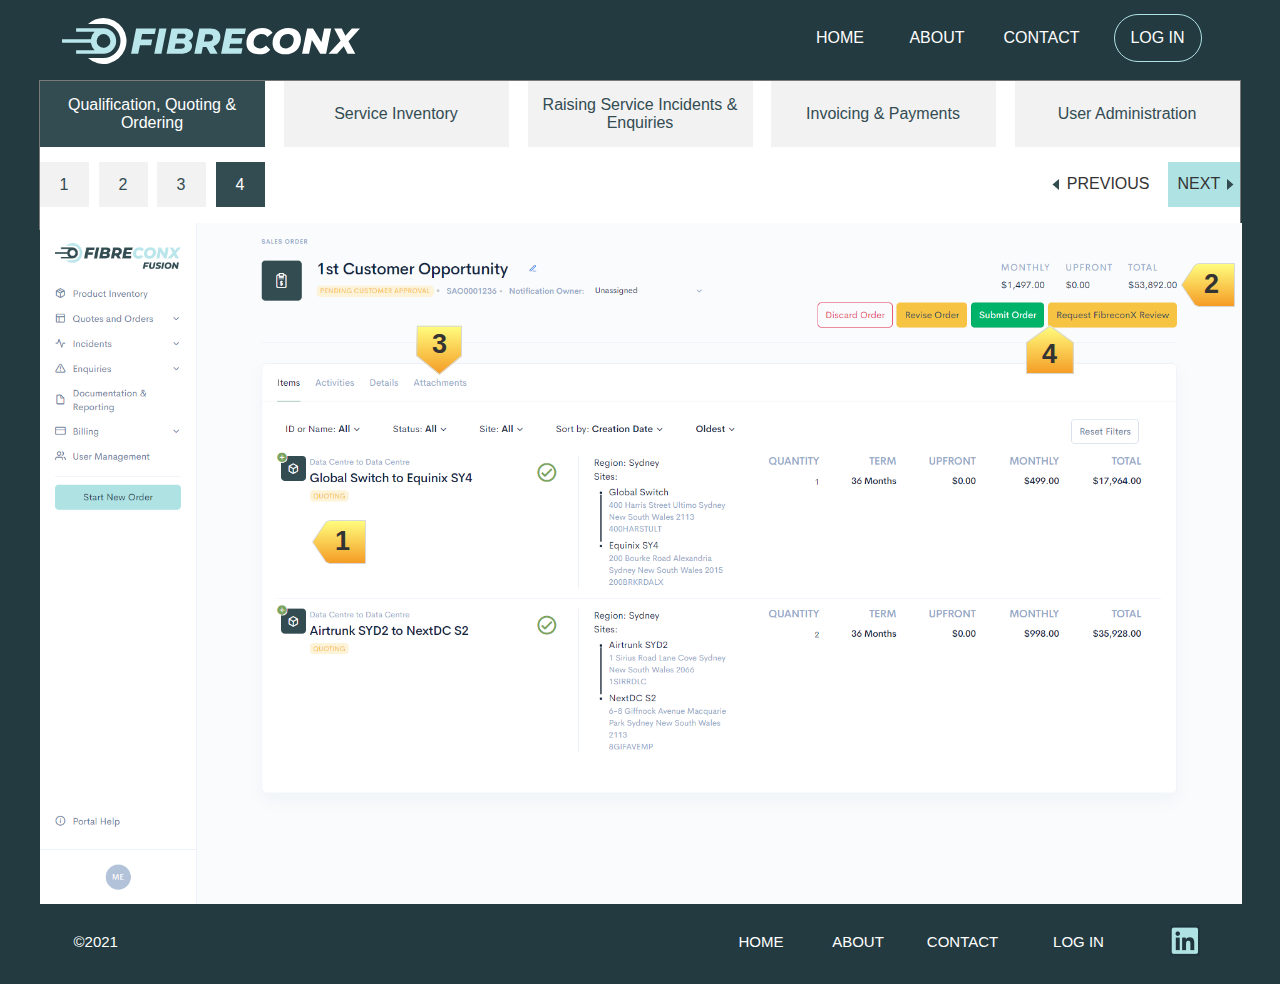
<file: qualification_4.html>
﻿<!DOCTYPE html>
<html>
  <head>
    <title>Qualification 4</title>
    <meta http-equiv="X-UA-Compatible" content="IE=edge"/>
    <meta http-equiv="content-type" content="text/html; charset=utf-8"/>
    <link href="resources/css/axure_rp_page.css" type="text/css" rel="stylesheet"/>
    <link href="data/styles.css" type="text/css" rel="stylesheet"/>
    <link href="files/qualification_4/styles.css" type="text/css" rel="stylesheet"/>
    <script src="resources/scripts/jquery-3.2.1.min.js"></script>
    <script src="resources/scripts/axure/axQuery.js"></script>
    <script src="resources/scripts/axure/globals.js"></script>
    <script src="resources/scripts/axutils.js"></script>
    <script src="resources/scripts/axure/annotation.js"></script>
    <script src="resources/scripts/axure/axQuery.std.js"></script>
    <script src="resources/scripts/axure/doc.js"></script>
    <script src="resources/scripts/messagecenter.js"></script>
    <script src="resources/scripts/axure/events.js"></script>
    <script src="resources/scripts/axure/recording.js"></script>
    <script src="resources/scripts/axure/action.js"></script>
    <script src="resources/scripts/axure/expr.js"></script>
    <script src="resources/scripts/axure/geometry.js"></script>
    <script src="resources/scripts/axure/flyout.js"></script>
    <script src="resources/scripts/axure/model.js"></script>
    <script src="resources/scripts/axure/repeater.js"></script>
    <script src="resources/scripts/axure/sto.js"></script>
    <script src="resources/scripts/axure/utils.temp.js"></script>
    <script src="resources/scripts/axure/variables.js"></script>
    <script src="resources/scripts/axure/drag.js"></script>
    <script src="resources/scripts/axure/move.js"></script>
    <script src="resources/scripts/axure/visibility.js"></script>
    <script src="resources/scripts/axure/style.js"></script>
    <script src="resources/scripts/axure/adaptive.js"></script>
    <script src="resources/scripts/axure/tree.js"></script>
    <script src="resources/scripts/axure/init.temp.js"></script>
    <script src="resources/scripts/axure/legacy.js"></script>
    <script src="resources/scripts/axure/viewer.js"></script>
    <script src="resources/scripts/axure/math.js"></script>
    <script src="resources/scripts/axure/jquery.nicescroll.min.js"></script>
    <script src="data/document.js"></script>
    <script src="files/qualification_4/data.js"></script>
    <script type="text/javascript">
      $axure.utils.getTransparentGifPath = function() { return 'resources/images/transparent.gif'; };
      $axure.utils.getOtherPath = function() { return 'resources/Other.html'; };
      $axure.utils.getReloadPath = function() { return 'resources/reload.html'; };
    </script>
  </head>
  <body>
    <div id="base" class="">

      <!-- Unnamed (MainNav) -->

      <!-- Unnamed (Rectangle) -->
      <div id="u349" class="ax_default shape">
        <div id="u349_div" class=""></div>
        <div id="u349_text" class="text " style="display:none; visibility: hidden">
          <p></p>
        </div>
      </div>

      <!-- Main Navigation (Dynamic Panel) -->
      <div id="u350" class="ax_default" data-label="Main Navigation">
        <div id="u350_state0" class="panel_state" data-label="None" style="">
          <div id="u350_state0_content" class="panel_state_content">

            <!-- Unnamed (Rectangle) -->
            <div id="u351" class="ax_default shape">
              <div id="u351_div" class=""></div>
              <div id="u351_text" class="text ">
                <p><span>Qualification, Quoting &amp; Ordering</span></p>
              </div>
            </div>

            <!-- Unnamed (Rectangle) -->
            <div id="u352" class="ax_default shape">
              <div id="u352_div" class=""></div>
              <div id="u352_text" class="text ">
                <p><span>Service Inventory</span></p>
              </div>
            </div>

            <!-- Unnamed (Rectangle) -->
            <div id="u353" class="ax_default shape">
              <div id="u353_div" class=""></div>
              <div id="u353_text" class="text ">
                <p><span>Raising Service Incidents &amp; Enquiries</span></p>
              </div>
            </div>

            <!-- Unnamed (Rectangle) -->
            <div id="u354" class="ax_default shape">
              <div id="u354_div" class=""></div>
              <div id="u354_text" class="text ">
                <p><span>Invoicing &amp; Payments</span></p>
              </div>
            </div>

            <!-- Unnamed (Rectangle) -->
            <div id="u355" class="ax_default shape">
              <div id="u355_div" class=""></div>
              <div id="u355_text" class="text ">
                <p><span>User Administration</span></p>
              </div>
            </div>
          </div>
        </div>
        <div id="u350_state1" class="panel_state" data-label="Qualification" style="visibility: hidden;">
          <div id="u350_state1_content" class="panel_state_content">

            <!-- Unnamed (Rectangle) -->
            <div id="u356" class="ax_default shape">
              <div id="u356_div" class=""></div>
              <div id="u356_text" class="text ">
                <p><span>Qualification, Quoting &amp; Ordering</span></p>
              </div>
            </div>

            <!-- Unnamed (Rectangle) -->
            <div id="u357" class="ax_default shape">
              <div id="u357_div" class=""></div>
              <div id="u357_text" class="text ">
                <p><span>Service Inventory</span></p>
              </div>
            </div>

            <!-- Unnamed (Rectangle) -->
            <div id="u358" class="ax_default shape">
              <div id="u358_div" class=""></div>
              <div id="u358_text" class="text ">
                <p><span>Raising Service Incidents &amp; Enquiries</span></p>
              </div>
            </div>

            <!-- Unnamed (Rectangle) -->
            <div id="u359" class="ax_default shape">
              <div id="u359_div" class=""></div>
              <div id="u359_text" class="text ">
                <p><span>Invoicing &amp; Payments</span></p>
              </div>
            </div>

            <!-- Unnamed (Rectangle) -->
            <div id="u360" class="ax_default shape">
              <div id="u360_div" class=""></div>
              <div id="u360_text" class="text ">
                <p><span>User Administration</span></p>
              </div>
            </div>
          </div>
        </div>
        <div id="u350_state2" class="panel_state" data-label="Service" style="visibility: hidden;">
          <div id="u350_state2_content" class="panel_state_content">

            <!-- Unnamed (Rectangle) -->
            <div id="u361" class="ax_default shape">
              <div id="u361_div" class=""></div>
              <div id="u361_text" class="text ">
                <p><span>Qualification, Quoting &amp; Ordering</span></p>
              </div>
            </div>

            <!-- Unnamed (Rectangle) -->
            <div id="u362" class="ax_default shape">
              <div id="u362_div" class=""></div>
              <div id="u362_text" class="text ">
                <p><span>Service Inventory</span></p>
              </div>
            </div>

            <!-- Unnamed (Rectangle) -->
            <div id="u363" class="ax_default shape">
              <div id="u363_div" class=""></div>
              <div id="u363_text" class="text ">
                <p><span>Raising Service Incidents &amp; Enquiries</span></p>
              </div>
            </div>

            <!-- Unnamed (Rectangle) -->
            <div id="u364" class="ax_default shape">
              <div id="u364_div" class=""></div>
              <div id="u364_text" class="text ">
                <p><span>Invoicing &amp; Payments</span></p>
              </div>
            </div>

            <!-- Unnamed (Rectangle) -->
            <div id="u365" class="ax_default shape">
              <div id="u365_div" class=""></div>
              <div id="u365_text" class="text ">
                <p><span>User Administration</span></p>
              </div>
            </div>
          </div>
        </div>
        <div id="u350_state3" class="panel_state" data-label="Raising" style="visibility: hidden;">
          <div id="u350_state3_content" class="panel_state_content">

            <!-- Unnamed (Rectangle) -->
            <div id="u366" class="ax_default shape">
              <div id="u366_div" class=""></div>
              <div id="u366_text" class="text ">
                <p><span>Qualification, Quoting &amp; Ordering</span></p>
              </div>
            </div>

            <!-- Unnamed (Rectangle) -->
            <div id="u367" class="ax_default shape">
              <div id="u367_div" class=""></div>
              <div id="u367_text" class="text ">
                <p><span>Service Inventory</span></p>
              </div>
            </div>

            <!-- Unnamed (Rectangle) -->
            <div id="u368" class="ax_default shape">
              <div id="u368_div" class=""></div>
              <div id="u368_text" class="text ">
                <p><span>Raising Service Incidents &amp; Enquiries</span></p>
              </div>
            </div>

            <!-- Unnamed (Rectangle) -->
            <div id="u369" class="ax_default shape">
              <div id="u369_div" class=""></div>
              <div id="u369_text" class="text ">
                <p><span>Invoicing &amp; Payments</span></p>
              </div>
            </div>

            <!-- Unnamed (Rectangle) -->
            <div id="u370" class="ax_default shape">
              <div id="u370_div" class=""></div>
              <div id="u370_text" class="text ">
                <p><span>User Administration</span></p>
              </div>
            </div>
          </div>
        </div>
        <div id="u350_state4" class="panel_state" data-label="Invoicing" style="visibility: hidden;">
          <div id="u350_state4_content" class="panel_state_content">

            <!-- Unnamed (Rectangle) -->
            <div id="u371" class="ax_default shape">
              <div id="u371_div" class=""></div>
              <div id="u371_text" class="text ">
                <p><span>Qualification, Quoting &amp; Ordering</span></p>
              </div>
            </div>

            <!-- Unnamed (Rectangle) -->
            <div id="u372" class="ax_default shape">
              <div id="u372_div" class=""></div>
              <div id="u372_text" class="text ">
                <p><span>Service Inventory</span></p>
              </div>
            </div>

            <!-- Unnamed (Rectangle) -->
            <div id="u373" class="ax_default shape">
              <div id="u373_div" class=""></div>
              <div id="u373_text" class="text ">
                <p><span>Raising Service Incidents &amp; Enquiries</span></p>
              </div>
            </div>

            <!-- Unnamed (Rectangle) -->
            <div id="u374" class="ax_default shape">
              <div id="u374_div" class=""></div>
              <div id="u374_text" class="text ">
                <p><span>Invoicing &amp; Payments</span></p>
              </div>
            </div>

            <!-- Unnamed (Rectangle) -->
            <div id="u375" class="ax_default shape">
              <div id="u375_div" class=""></div>
              <div id="u375_text" class="text ">
                <p><span>User Administration</span></p>
              </div>
            </div>
          </div>
        </div>
        <div id="u350_state5" class="panel_state" data-label="User" style="visibility: hidden;">
          <div id="u350_state5_content" class="panel_state_content">

            <!-- Unnamed (Rectangle) -->
            <div id="u376" class="ax_default shape">
              <div id="u376_div" class=""></div>
              <div id="u376_text" class="text ">
                <p><span>Qualification, Quoting &amp; Ordering</span></p>
              </div>
            </div>

            <!-- Unnamed (Rectangle) -->
            <div id="u377" class="ax_default shape">
              <div id="u377_div" class=""></div>
              <div id="u377_text" class="text ">
                <p><span>Service Inventory</span></p>
              </div>
            </div>

            <!-- Unnamed (Rectangle) -->
            <div id="u378" class="ax_default shape">
              <div id="u378_div" class=""></div>
              <div id="u378_text" class="text ">
                <p><span>Raising Service Incidents &amp; Enquiries</span></p>
              </div>
            </div>

            <!-- Unnamed (Rectangle) -->
            <div id="u379" class="ax_default shape">
              <div id="u379_div" class=""></div>
              <div id="u379_text" class="text ">
                <p><span>Invoicing &amp; Payments</span></p>
              </div>
            </div>

            <!-- Unnamed (Rectangle) -->
            <div id="u380" class="ax_default shape">
              <div id="u380_div" class=""></div>
              <div id="u380_text" class="text ">
                <p><span>User Administration</span></p>
              </div>
            </div>
          </div>
        </div>
      </div>
      <div id="u348" style="display:none; visibility:hidden;"></div>

      <!-- Unnamed (Image) -->
      <div id="u381" class="ax_default image">
        <img id="u381_img" class="img " src="images/qualification_4/u381.png"/>
        <div id="u381_text" class="text " style="display:none; visibility: hidden">
          <p></p>
        </div>
      </div>

      <!-- Unnamed (SubNav) -->

      <!-- SubNavPanel (Dynamic Panel) -->
      <div id="u383" class="ax_default" data-label="SubNavPanel">
        <div id="u383_state0" class="panel_state" data-label="None" style="">
          <div id="u383_state0_content" class="panel_state_content">

            <!-- Unnamed (Rectangle) -->
            <div id="u384" class="ax_default shape">
              <div id="u384_div" class=""></div>
              <div id="u384_text" class="text ">
                <p><span>1</span></p>
              </div>
            </div>

            <!-- Unnamed (Rectangle) -->
            <div id="u385" class="ax_default shape">
              <div id="u385_div" class=""></div>
              <div id="u385_text" class="text ">
                <p><span>2</span></p>
              </div>
            </div>

            <!-- Unnamed (Rectangle) -->
            <div id="u386" class="ax_default shape">
              <div id="u386_div" class=""></div>
              <div id="u386_text" class="text ">
                <p><span>3</span></p>
              </div>
            </div>

            <!-- Unnamed (Rectangle) -->
            <div id="u387" class="ax_default shape">
              <div id="u387_div" class=""></div>
              <div id="u387_text" class="text ">
                <p><span>4</span></p>
              </div>
            </div>
          </div>
        </div>
        <div id="u383_state1" class="panel_state" data-label="1" style="visibility: hidden;">
          <div id="u383_state1_content" class="panel_state_content">

            <!-- Unnamed (Rectangle) -->
            <div id="u388" class="ax_default shape">
              <div id="u388_div" class=""></div>
              <div id="u388_text" class="text ">
                <p><span>1</span></p>
              </div>
            </div>

            <!-- Unnamed (Rectangle) -->
            <div id="u389" class="ax_default shape">
              <div id="u389_div" class=""></div>
              <div id="u389_text" class="text ">
                <p><span>2</span></p>
              </div>
            </div>

            <!-- Unnamed (Rectangle) -->
            <div id="u390" class="ax_default shape">
              <div id="u390_div" class=""></div>
              <div id="u390_text" class="text ">
                <p><span>3</span></p>
              </div>
            </div>

            <!-- Unnamed (Rectangle) -->
            <div id="u391" class="ax_default shape">
              <div id="u391_div" class=""></div>
              <div id="u391_text" class="text ">
                <p><span>4</span></p>
              </div>
            </div>
          </div>
        </div>
        <div id="u383_state2" class="panel_state" data-label="2" style="visibility: hidden;">
          <div id="u383_state2_content" class="panel_state_content">

            <!-- Unnamed (Rectangle) -->
            <div id="u392" class="ax_default shape">
              <div id="u392_div" class=""></div>
              <div id="u392_text" class="text ">
                <p><span>1</span></p>
              </div>
            </div>

            <!-- Unnamed (Rectangle) -->
            <div id="u393" class="ax_default shape">
              <div id="u393_div" class=""></div>
              <div id="u393_text" class="text ">
                <p><span>2</span></p>
              </div>
            </div>

            <!-- Unnamed (Rectangle) -->
            <div id="u394" class="ax_default shape">
              <div id="u394_div" class=""></div>
              <div id="u394_text" class="text ">
                <p><span>3</span></p>
              </div>
            </div>

            <!-- Unnamed (Rectangle) -->
            <div id="u395" class="ax_default shape">
              <div id="u395_div" class=""></div>
              <div id="u395_text" class="text ">
                <p><span>4</span></p>
              </div>
            </div>
          </div>
        </div>
        <div id="u383_state3" class="panel_state" data-label="3" style="visibility: hidden;">
          <div id="u383_state3_content" class="panel_state_content">

            <!-- Unnamed (Rectangle) -->
            <div id="u396" class="ax_default shape">
              <div id="u396_div" class=""></div>
              <div id="u396_text" class="text ">
                <p><span>1</span></p>
              </div>
            </div>

            <!-- Unnamed (Rectangle) -->
            <div id="u397" class="ax_default shape">
              <div id="u397_div" class=""></div>
              <div id="u397_text" class="text ">
                <p><span>2</span></p>
              </div>
            </div>

            <!-- Unnamed (Rectangle) -->
            <div id="u398" class="ax_default shape">
              <div id="u398_div" class=""></div>
              <div id="u398_text" class="text ">
                <p><span>3</span></p>
              </div>
            </div>

            <!-- Unnamed (Rectangle) -->
            <div id="u399" class="ax_default shape">
              <div id="u399_div" class=""></div>
              <div id="u399_text" class="text ">
                <p><span>4</span></p>
              </div>
            </div>
          </div>
        </div>
        <div id="u383_state4" class="panel_state" data-label="4" style="visibility: hidden;">
          <div id="u383_state4_content" class="panel_state_content">

            <!-- Unnamed (Rectangle) -->
            <div id="u400" class="ax_default shape">
              <div id="u400_div" class=""></div>
              <div id="u400_text" class="text ">
                <p><span>1</span></p>
              </div>
            </div>

            <!-- Unnamed (Rectangle) -->
            <div id="u401" class="ax_default shape">
              <div id="u401_div" class=""></div>
              <div id="u401_text" class="text ">
                <p><span>2</span></p>
              </div>
            </div>

            <!-- Unnamed (Rectangle) -->
            <div id="u402" class="ax_default shape">
              <div id="u402_div" class=""></div>
              <div id="u402_text" class="text ">
                <p><span>3</span></p>
              </div>
            </div>

            <!-- Unnamed (Rectangle) -->
            <div id="u403" class="ax_default shape">
              <div id="u403_div" class=""></div>
              <div id="u403_text" class="text ">
                <p><span>4</span></p>
              </div>
            </div>
          </div>
        </div>
      </div>
      <div id="u382" style="display:none; visibility:hidden;"></div>

      <!-- Previous (Group) -->
      <div id="u404" class="ax_default" data-label="Previous" data-left="1005" data-top="166" data-width="112" data-height="38">

        <!-- Unnamed (Rectangle) -->
        <div id="u405" class="ax_default shape">
          <div id="u405_div" class=""></div>
          <div id="u405_text" class="text " style="display:none; visibility: hidden">
            <p></p>
          </div>
        </div>

        <!-- Unnamed (Rectangle) -->
        <div id="u406" class="ax_default paragraph">
          <div id="u406_div" class=""></div>
          <div id="u406_text" class="text ">
            <p><span>PREVIOUS</span></p>
          </div>
        </div>

        <!-- Unnamed (Triangle) -->
        <div id="u407" class="ax_default flow_shape">
          <img id="u407_img" class="img " src="images/index/u90.svg"/>
          <div id="u407_text" class="text " style="display:none; visibility: hidden">
            <p></p>
          </div>
        </div>
      </div>

      <!-- Next (Group) -->
      <div id="u408" class="ax_default" data-label="Next" data-left="1128" data-top="162" data-width="72" data-height="45">

        <!-- Unnamed (Rectangle) -->
        <div id="u409" class="ax_default shape">
          <div id="u409_div" class=""></div>
          <div id="u409_text" class="text " style="display:none; visibility: hidden">
            <p></p>
          </div>
        </div>

        <!-- Unnamed (Rectangle) -->
        <div id="u410" class="ax_default paragraph">
          <div id="u410_div" class=""></div>
          <div id="u410_text" class="text ">
            <p><span>NEXT</span></p>
          </div>
        </div>

        <!-- Unnamed (Triangle) -->
        <div id="u411" class="ax_default flow_shape">
          <img id="u411_img" class="img " src="images/index/u90.svg"/>
          <div id="u411_text" class="text " style="display:none; visibility: hidden">
            <p></p>
          </div>
        </div>
      </div>

      <!-- Unnamed (Dynamic Panel) -->
      <div id="u412" class="ax_default ax_default_hidden" style="display:none; visibility: hidden">
        <div id="u412_state0" class="panel_state" data-label="1.1.1" style="">
          <div id="u412_state0_content" class="panel_state_content">

            <!-- Navigation Menu Group (Group) -->
            <div id="u413" class="ax_default" data-label="Navigation Menu Group" data-left="-11" data-top="175" data-width="591" data-height="218">

              <!-- Unnamed (Rectangle) -->
              <div id="u414" class="ax_default shape">
                <div id="u414_div" class=""></div>
                <div id="u414_text" class="text ">
                  <p><span><br></span></p><p><span><br></span></p><p><span>Add multiple paths to a single Sales Order (quote) using naming which is meaningful to you and your customers</span></p>
                </div>
              </div>

              <!-- Header Bar (Group) -->
              <div id="u415" class="ax_default" data-label="Header Bar" data-left="-10" data-top="175" data-width="590" data-height="44">

                <!-- Unnamed (Rectangle) -->
                <div id="u416" class="ax_default shape">
                  <img id="u416_img" class="img " src="images/index/u60.svg"/>
                  <div id="u416_text" class="text ">
                    <p><span>Product Order Listing</span></p>
                  </div>
                </div>

                <!-- Close Icon (Group) -->
                <div id="u417" class="ax_default" data-label="Close Icon" data-left="540.857864376269" data-top="182.857864376269" data-width="28.2842712474619" data-height="28.2842712474619">

                  <!-- Unnamed (Rectangle) -->
                  <div id="u418" class="ax_default shape">
                    <div id="u418_div" class=""></div>
                    <div id="u418_text" class="text " style="display:none; visibility: hidden">
                      <p></p>
                    </div>
                  </div>

                  <!-- Unnamed (Plus) -->
                  <div id="u419" class="ax_default shape">
                    <img id="u419_img" class="img " src="images/index/u63.svg"/>
                    <div id="u419_text" class="text " style="display:none; visibility: hidden">
                      <p></p>
                    </div>
                  </div>
                </div>
              </div>
            </div>
          </div>
        </div>
        <div id="u412_state1" class="panel_state" data-label="1.1.2" style="visibility: hidden;">
          <div id="u412_state1_content" class="panel_state_content">

            <!-- Navigation Menu Group (Group) -->
            <div id="u420" class="ax_default" data-label="Navigation Menu Group" data-left="235" data-top="-13" data-width="591" data-height="218">

              <!-- Unnamed (Rectangle) -->
              <div id="u421" class="ax_default shape">
                <div id="u421_div" class=""></div>
                <div id="u421_text" class="text ">
                  <p><span><br></span></p><p><span><br></span></p><p><span>See the total costs (once-off, recurring &amp; total contract value) in one location</span></p>
                </div>
              </div>

              <!-- Header Bar (Group) -->
              <div id="u422" class="ax_default" data-label="Header Bar" data-left="236" data-top="-13" data-width="590" data-height="44">

                <!-- Unnamed (Rectangle) -->
                <div id="u423" class="ax_default shape">
                  <img id="u423_img" class="img " src="images/index/u60.svg"/>
                  <div id="u423_text" class="text ">
                    <p><span>Total Sales Order Charges</span></p>
                  </div>
                </div>

                <!-- Close Icon (Group) -->
                <div id="u424" class="ax_default" data-label="Close Icon" data-left="786.857864376269" data-top="-5.14213562373095" data-width="28.2842712474619" data-height="28.2842712474619">

                  <!-- Unnamed (Rectangle) -->
                  <div id="u425" class="ax_default shape">
                    <div id="u425_div" class=""></div>
                    <div id="u425_text" class="text " style="display:none; visibility: hidden">
                      <p></p>
                    </div>
                  </div>

                  <!-- Unnamed (Plus) -->
                  <div id="u426" class="ax_default shape">
                    <img id="u426_img" class="img " src="images/index/u63.svg"/>
                    <div id="u426_text" class="text " style="display:none; visibility: hidden">
                      <p></p>
                    </div>
                  </div>
                </div>
              </div>
            </div>
          </div>
        </div>
        <div id="u412_state2" class="panel_state" data-label="1.1.3" style="visibility: hidden;">
          <div id="u412_state2_content" class="panel_state_content">

            <!-- Navigation Menu Group (Group) -->
            <div id="u427" class="ax_default" data-label="Navigation Menu Group" data-left="-154" data-top="12" data-width="928" data-height="443">

              <!-- Unnamed (Image) -->
              <div id="u428" class="ax_default image">
                <img id="u428_img" class="img " src="images/qualification_4/u428.png"/>
                <div id="u428_text" class="text " style="display:none; visibility: hidden">
                  <p></p>
                </div>
              </div>

              <!-- Unnamed (Rectangle) -->
              <div id="u429" class="ax_default shape">
                <div id="u429_div" class=""></div>
                <div id="u429_text" class="text ">
                  <p><span><br></span></p><p><span><br></span></p><p><span>Need to provide your finance team with a PDF quote in order to get internal approval? Check out the attachments section</span></p>
                </div>
              </div>

              <!-- Header Bar (Group) -->
              <div id="u430" class="ax_default" data-label="Header Bar" data-left="16" data-top="150" data-width="590" data-height="44">

                <!-- Unnamed (Rectangle) -->
                <div id="u431" class="ax_default shape">
                  <img id="u431_img" class="img " src="images/index/u60.svg"/>
                  <div id="u431_text" class="text ">
                    <p><span>Dynamic Quote Rendering</span></p>
                  </div>
                </div>

                <!-- Close Icon (Group) -->
                <div id="u432" class="ax_default" data-label="Close Icon" data-left="566.857864376269" data-top="157.857864376269" data-width="28.2842712474619" data-height="28.2842712474619">

                  <!-- Unnamed (Rectangle) -->
                  <div id="u433" class="ax_default shape">
                    <div id="u433_div" class=""></div>
                    <div id="u433_text" class="text " style="display:none; visibility: hidden">
                      <p></p>
                    </div>
                  </div>

                  <!-- Unnamed (Plus) -->
                  <div id="u434" class="ax_default shape">
                    <img id="u434_img" class="img " src="images/index/u63.svg"/>
                    <div id="u434_text" class="text " style="display:none; visibility: hidden">
                      <p></p>
                    </div>
                  </div>
                </div>
              </div>
            </div>
          </div>
        </div>
        <div id="u412_state3" class="panel_state" data-label="1.1.4" style="visibility: hidden;">
          <div id="u412_state3_content" class="panel_state_content">

            <!-- Navigation Menu Group (Group) -->
            <div id="u435" class="ax_default" data-label="Navigation Menu Group" data-left="235" data-top="16" data-width="591" data-height="218">

              <!-- Unnamed (Rectangle) -->
              <div id="u436" class="ax_default shape">
                <div id="u436_div" class=""></div>
                <div id="u436_text" class="text ">
                  <p><span><br></span></p><p><span><br></span></p><p><span>Unsure if your Sales Order is correct, or you’ve requested a custom path? Push the order for FibreconX to review and we will receive a notification.</span></p><p><span><br></span></p><p><span>Happy with your order and want to see live provisioning of dark fibre services, hit ‘Submit Order’</span></p>
                </div>
              </div>

              <!-- Header Bar (Group) -->
              <div id="u437" class="ax_default" data-label="Header Bar" data-left="236" data-top="16" data-width="590" data-height="44">

                <!-- Unnamed (Rectangle) -->
                <div id="u438" class="ax_default shape">
                  <img id="u438_img" class="img " src="images/index/u60.svg"/>
                  <div id="u438_text" class="text ">
                    <p><span>Quote Submission</span></p>
                  </div>
                </div>

                <!-- Close Icon (Group) -->
                <div id="u439" class="ax_default" data-label="Close Icon" data-left="786.857864376269" data-top="23.8578643762692" data-width="28.2842712474619" data-height="28.2842712474619">

                  <!-- Unnamed (Rectangle) -->
                  <div id="u440" class="ax_default shape">
                    <div id="u440_div" class=""></div>
                    <div id="u440_text" class="text " style="display:none; visibility: hidden">
                      <p></p>
                    </div>
                  </div>

                  <!-- Unnamed (Plus) -->
                  <div id="u441" class="ax_default shape">
                    <img id="u441_img" class="img " src="images/index/u63.svg"/>
                    <div id="u441_text" class="text " style="display:none; visibility: hidden">
                      <p></p>
                    </div>
                  </div>
                </div>
              </div>
            </div>
          </div>
        </div>
      </div>

      <!-- Unnamed (Left Arrow Button) -->
      <div id="u442" class="ax_default shape">
        <img id="u442_img" class="img " src="images/index/u91.svg"/>
        <div id="u442_text" class="text ">
          <p><span>1</span></p>
        </div>
      </div>

      <!-- Unnamed (Left Arrow Button) -->
      <div id="u443" class="ax_default shape">
        <img id="u443_img" class="img " src="images/index/u91.svg"/>
        <div id="u443_text" class="text ">
          <p><span>2</span></p>
        </div>
      </div>

      <!-- Unnamed (Shape) -->
      <div id="u444" class="ax_default shape">
        <img id="u444_img" class="img " src="images/qualification_4/u444.svg"/>
        <div id="u444_text" class="text ">
          <p><span>4</span></p>
        </div>
      </div>

      <!-- Unnamed (Shape) -->
      <div id="u445" class="ax_default shape">
        <img id="u445_img" class="img " src="images/index/u94.svg"/>
        <div id="u445_text" class="text ">
          <p><span>3</span></p>
        </div>
      </div>

      <!-- Unnamed (SiteNav) -->

      <!-- Unnamed (Rectangle) -->
      <div id="u447" class="ax_default shape">
        <div id="u447_div" class=""></div>
        <div id="u447_text" class="text " style="display:none; visibility: hidden">
          <p></p>
        </div>
      </div>

      <!-- Unnamed (Rectangle) -->
      <div id="u448" class="ax_default paragraph">
        <div id="u448_div" class=""></div>
        <div id="u448_text" class="text ">
          <p><span>HOME</span></p>
        </div>
      </div>

      <!-- Unnamed (Rectangle) -->
      <div id="u449" class="ax_default paragraph">
        <div id="u449_div" class=""></div>
        <div id="u449_text" class="text ">
          <p><span>ABOUT</span></p>
        </div>
      </div>

      <!-- Unnamed (Rectangle) -->
      <div id="u450" class="ax_default paragraph">
        <div id="u450_div" class=""></div>
        <div id="u450_text" class="text ">
          <p><span>CONTACT</span></p>
        </div>
      </div>

      <!-- Unnamed (Rectangle) -->
      <div id="u451" class="ax_default paragraph">
        <div id="u451_div" class=""></div>
        <div id="u451_text" class="text ">
          <p><span>LOG IN</span></p>
        </div>
      </div>

      <!-- Unnamed (Rectangle) -->
      <div id="u452" class="ax_default shape">
        <div id="u452_div" class=""></div>
        <div id="u452_text" class="text " style="display:none; visibility: hidden">
          <p></p>
        </div>
      </div>

      <!-- Unnamed (SVG) -->
      <div id="u453" class="ax_default image">
        <img id="u453_img" class="img " src="images/index/u102.svg"/>
        <div id="u453_text" class="text " style="display:none; visibility: hidden">
          <p></p>
        </div>
      </div>
      <div id="u446" style="display:none; visibility:hidden;"></div>

      <!-- Unnamed (SiteFooter) -->

      <!-- Unnamed (Rectangle) -->
      <div id="u455" class="ax_default shape">
        <img id="u455_img" class="img " src="images/index/u105.svg"/>
        <div id="u455_text" class="text " style="display:none; visibility: hidden">
          <p></p>
        </div>
      </div>

      <!-- Unnamed (Rectangle) -->
      <div id="u456" class="ax_default paragraph">
        <div id="u456_div" class=""></div>
        <div id="u456_text" class="text ">
          <p><span>HOME</span></p>
        </div>
      </div>

      <!-- Unnamed (Rectangle) -->
      <div id="u457" class="ax_default paragraph">
        <div id="u457_div" class=""></div>
        <div id="u457_text" class="text ">
          <p><span>ABOUT</span></p>
        </div>
      </div>

      <!-- Unnamed (Rectangle) -->
      <div id="u458" class="ax_default paragraph">
        <div id="u458_div" class=""></div>
        <div id="u458_text" class="text ">
          <p><span>CONTACT</span></p>
        </div>
      </div>

      <!-- Unnamed (Rectangle) -->
      <div id="u459" class="ax_default paragraph">
        <div id="u459_div" class=""></div>
        <div id="u459_text" class="text ">
          <p><span>LOG IN</span></p>
        </div>
      </div>

      <!-- Unnamed (Image) -->
      <div id="u460" class="ax_default image">
        <img id="u460_img" class="img " src="images/index/u110.png"/>
        <div id="u460_text" class="text " style="display:none; visibility: hidden">
          <p></p>
        </div>
      </div>

      <!-- Unnamed (Rectangle) -->
      <div id="u461" class="ax_default paragraph">
        <div id="u461_div" class=""></div>
        <div id="u461_text" class="text ">
          <p><span>©2021</span></p>
        </div>
      </div>
      <div id="u454" style="display:none; visibility:hidden;"></div>
    </div>
    <script src="resources/scripts/axure/ios.js"></script>
  </body>
</html>
</file>
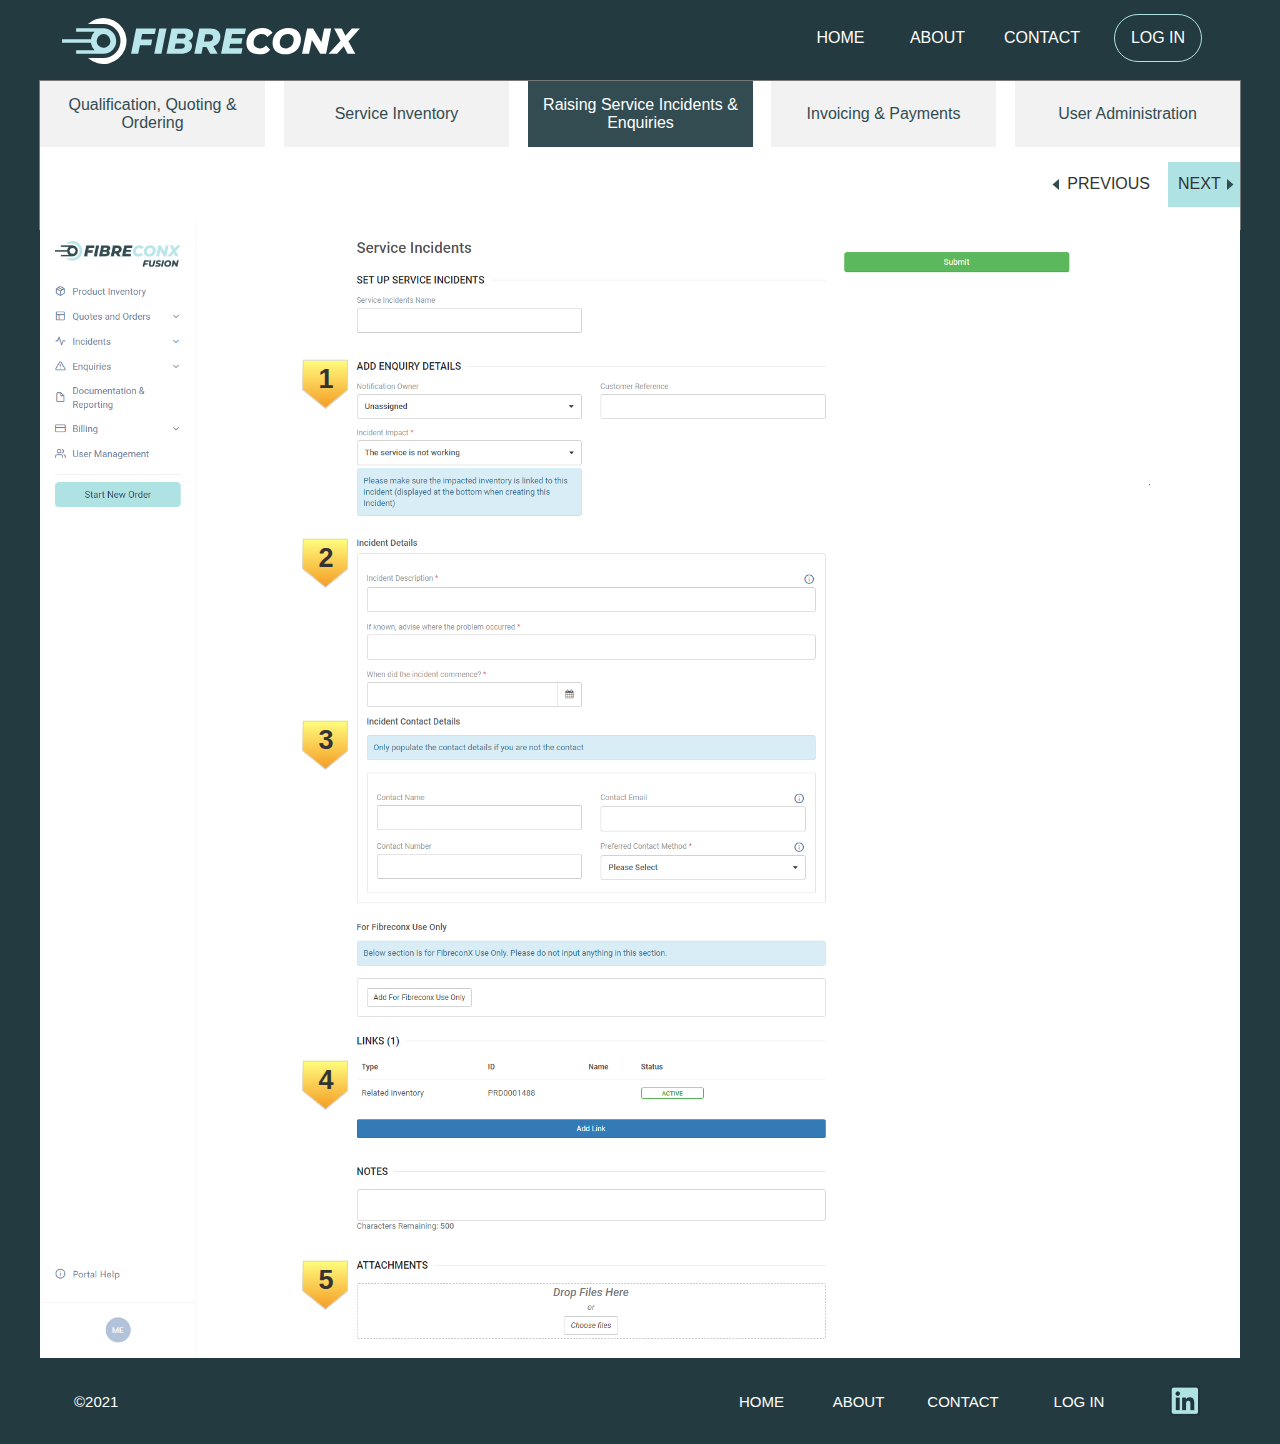
<file: raising_service_incidents___enquiries.html>
﻿<!DOCTYPE html>
<html>
  <head>
    <title>Raising Service Incidents &amp; Enquiries</title>
    <meta http-equiv="X-UA-Compatible" content="IE=edge"/>
    <meta http-equiv="content-type" content="text/html; charset=utf-8"/>
    <link href="resources/css/axure_rp_page.css" type="text/css" rel="stylesheet"/>
    <link href="data/styles.css" type="text/css" rel="stylesheet"/>
    <link href="files/raising_service_incidents___enquiries/styles.css" type="text/css" rel="stylesheet"/>
    <script src="resources/scripts/jquery-3.2.1.min.js"></script>
    <script src="resources/scripts/axure/axQuery.js"></script>
    <script src="resources/scripts/axure/globals.js"></script>
    <script src="resources/scripts/axutils.js"></script>
    <script src="resources/scripts/axure/annotation.js"></script>
    <script src="resources/scripts/axure/axQuery.std.js"></script>
    <script src="resources/scripts/axure/doc.js"></script>
    <script src="resources/scripts/messagecenter.js"></script>
    <script src="resources/scripts/axure/events.js"></script>
    <script src="resources/scripts/axure/recording.js"></script>
    <script src="resources/scripts/axure/action.js"></script>
    <script src="resources/scripts/axure/expr.js"></script>
    <script src="resources/scripts/axure/geometry.js"></script>
    <script src="resources/scripts/axure/flyout.js"></script>
    <script src="resources/scripts/axure/model.js"></script>
    <script src="resources/scripts/axure/repeater.js"></script>
    <script src="resources/scripts/axure/sto.js"></script>
    <script src="resources/scripts/axure/utils.temp.js"></script>
    <script src="resources/scripts/axure/variables.js"></script>
    <script src="resources/scripts/axure/drag.js"></script>
    <script src="resources/scripts/axure/move.js"></script>
    <script src="resources/scripts/axure/visibility.js"></script>
    <script src="resources/scripts/axure/style.js"></script>
    <script src="resources/scripts/axure/adaptive.js"></script>
    <script src="resources/scripts/axure/tree.js"></script>
    <script src="resources/scripts/axure/init.temp.js"></script>
    <script src="resources/scripts/axure/legacy.js"></script>
    <script src="resources/scripts/axure/viewer.js"></script>
    <script src="resources/scripts/axure/math.js"></script>
    <script src="resources/scripts/axure/jquery.nicescroll.min.js"></script>
    <script src="data/document.js"></script>
    <script src="files/raising_service_incidents___enquiries/data.js"></script>
    <script type="text/javascript">
      $axure.utils.getTransparentGifPath = function() { return 'resources/images/transparent.gif'; };
      $axure.utils.getOtherPath = function() { return 'resources/Other.html'; };
      $axure.utils.getReloadPath = function() { return 'resources/reload.html'; };
    </script>
  </head>
  <body>
    <div id="base" class="">

      <!-- Unnamed (MainNav) -->

      <!-- Unnamed (Rectangle) -->
      <div id="u581" class="ax_default shape">
        <div id="u581_div" class=""></div>
        <div id="u581_text" class="text " style="display:none; visibility: hidden">
          <p></p>
        </div>
      </div>

      <!-- Main Navigation (Dynamic Panel) -->
      <div id="u582" class="ax_default" data-label="Main Navigation">
        <div id="u582_state0" class="panel_state" data-label="None" style="">
          <div id="u582_state0_content" class="panel_state_content">

            <!-- Unnamed (Rectangle) -->
            <div id="u583" class="ax_default shape">
              <div id="u583_div" class=""></div>
              <div id="u583_text" class="text ">
                <p><span>Qualification, Quoting &amp; Ordering</span></p>
              </div>
            </div>

            <!-- Unnamed (Rectangle) -->
            <div id="u584" class="ax_default shape">
              <div id="u584_div" class=""></div>
              <div id="u584_text" class="text ">
                <p><span>Service Inventory</span></p>
              </div>
            </div>

            <!-- Unnamed (Rectangle) -->
            <div id="u585" class="ax_default shape">
              <div id="u585_div" class=""></div>
              <div id="u585_text" class="text ">
                <p><span>Raising Service Incidents &amp; Enquiries</span></p>
              </div>
            </div>

            <!-- Unnamed (Rectangle) -->
            <div id="u586" class="ax_default shape">
              <div id="u586_div" class=""></div>
              <div id="u586_text" class="text ">
                <p><span>Invoicing &amp; Payments</span></p>
              </div>
            </div>

            <!-- Unnamed (Rectangle) -->
            <div id="u587" class="ax_default shape">
              <div id="u587_div" class=""></div>
              <div id="u587_text" class="text ">
                <p><span>User Administration</span></p>
              </div>
            </div>
          </div>
        </div>
        <div id="u582_state1" class="panel_state" data-label="Qualification" style="visibility: hidden;">
          <div id="u582_state1_content" class="panel_state_content">

            <!-- Unnamed (Rectangle) -->
            <div id="u588" class="ax_default shape">
              <div id="u588_div" class=""></div>
              <div id="u588_text" class="text ">
                <p><span>Qualification, Quoting &amp; Ordering</span></p>
              </div>
            </div>

            <!-- Unnamed (Rectangle) -->
            <div id="u589" class="ax_default shape">
              <div id="u589_div" class=""></div>
              <div id="u589_text" class="text ">
                <p><span>Service Inventory</span></p>
              </div>
            </div>

            <!-- Unnamed (Rectangle) -->
            <div id="u590" class="ax_default shape">
              <div id="u590_div" class=""></div>
              <div id="u590_text" class="text ">
                <p><span>Raising Service Incidents &amp; Enquiries</span></p>
              </div>
            </div>

            <!-- Unnamed (Rectangle) -->
            <div id="u591" class="ax_default shape">
              <div id="u591_div" class=""></div>
              <div id="u591_text" class="text ">
                <p><span>Invoicing &amp; Payments</span></p>
              </div>
            </div>

            <!-- Unnamed (Rectangle) -->
            <div id="u592" class="ax_default shape">
              <div id="u592_div" class=""></div>
              <div id="u592_text" class="text ">
                <p><span>User Administration</span></p>
              </div>
            </div>
          </div>
        </div>
        <div id="u582_state2" class="panel_state" data-label="Service" style="visibility: hidden;">
          <div id="u582_state2_content" class="panel_state_content">

            <!-- Unnamed (Rectangle) -->
            <div id="u593" class="ax_default shape">
              <div id="u593_div" class=""></div>
              <div id="u593_text" class="text ">
                <p><span>Qualification, Quoting &amp; Ordering</span></p>
              </div>
            </div>

            <!-- Unnamed (Rectangle) -->
            <div id="u594" class="ax_default shape">
              <div id="u594_div" class=""></div>
              <div id="u594_text" class="text ">
                <p><span>Service Inventory</span></p>
              </div>
            </div>

            <!-- Unnamed (Rectangle) -->
            <div id="u595" class="ax_default shape">
              <div id="u595_div" class=""></div>
              <div id="u595_text" class="text ">
                <p><span>Raising Service Incidents &amp; Enquiries</span></p>
              </div>
            </div>

            <!-- Unnamed (Rectangle) -->
            <div id="u596" class="ax_default shape">
              <div id="u596_div" class=""></div>
              <div id="u596_text" class="text ">
                <p><span>Invoicing &amp; Payments</span></p>
              </div>
            </div>

            <!-- Unnamed (Rectangle) -->
            <div id="u597" class="ax_default shape">
              <div id="u597_div" class=""></div>
              <div id="u597_text" class="text ">
                <p><span>User Administration</span></p>
              </div>
            </div>
          </div>
        </div>
        <div id="u582_state3" class="panel_state" data-label="Raising" style="visibility: hidden;">
          <div id="u582_state3_content" class="panel_state_content">

            <!-- Unnamed (Rectangle) -->
            <div id="u598" class="ax_default shape">
              <div id="u598_div" class=""></div>
              <div id="u598_text" class="text ">
                <p><span>Qualification, Quoting &amp; Ordering</span></p>
              </div>
            </div>

            <!-- Unnamed (Rectangle) -->
            <div id="u599" class="ax_default shape">
              <div id="u599_div" class=""></div>
              <div id="u599_text" class="text ">
                <p><span>Service Inventory</span></p>
              </div>
            </div>

            <!-- Unnamed (Rectangle) -->
            <div id="u600" class="ax_default shape">
              <div id="u600_div" class=""></div>
              <div id="u600_text" class="text ">
                <p><span>Raising Service Incidents &amp; Enquiries</span></p>
              </div>
            </div>

            <!-- Unnamed (Rectangle) -->
            <div id="u601" class="ax_default shape">
              <div id="u601_div" class=""></div>
              <div id="u601_text" class="text ">
                <p><span>Invoicing &amp; Payments</span></p>
              </div>
            </div>

            <!-- Unnamed (Rectangle) -->
            <div id="u602" class="ax_default shape">
              <div id="u602_div" class=""></div>
              <div id="u602_text" class="text ">
                <p><span>User Administration</span></p>
              </div>
            </div>
          </div>
        </div>
        <div id="u582_state4" class="panel_state" data-label="Invoicing" style="visibility: hidden;">
          <div id="u582_state4_content" class="panel_state_content">

            <!-- Unnamed (Rectangle) -->
            <div id="u603" class="ax_default shape">
              <div id="u603_div" class=""></div>
              <div id="u603_text" class="text ">
                <p><span>Qualification, Quoting &amp; Ordering</span></p>
              </div>
            </div>

            <!-- Unnamed (Rectangle) -->
            <div id="u604" class="ax_default shape">
              <div id="u604_div" class=""></div>
              <div id="u604_text" class="text ">
                <p><span>Service Inventory</span></p>
              </div>
            </div>

            <!-- Unnamed (Rectangle) -->
            <div id="u605" class="ax_default shape">
              <div id="u605_div" class=""></div>
              <div id="u605_text" class="text ">
                <p><span>Raising Service Incidents &amp; Enquiries</span></p>
              </div>
            </div>

            <!-- Unnamed (Rectangle) -->
            <div id="u606" class="ax_default shape">
              <div id="u606_div" class=""></div>
              <div id="u606_text" class="text ">
                <p><span>Invoicing &amp; Payments</span></p>
              </div>
            </div>

            <!-- Unnamed (Rectangle) -->
            <div id="u607" class="ax_default shape">
              <div id="u607_div" class=""></div>
              <div id="u607_text" class="text ">
                <p><span>User Administration</span></p>
              </div>
            </div>
          </div>
        </div>
        <div id="u582_state5" class="panel_state" data-label="User" style="visibility: hidden;">
          <div id="u582_state5_content" class="panel_state_content">

            <!-- Unnamed (Rectangle) -->
            <div id="u608" class="ax_default shape">
              <div id="u608_div" class=""></div>
              <div id="u608_text" class="text ">
                <p><span>Qualification, Quoting &amp; Ordering</span></p>
              </div>
            </div>

            <!-- Unnamed (Rectangle) -->
            <div id="u609" class="ax_default shape">
              <div id="u609_div" class=""></div>
              <div id="u609_text" class="text ">
                <p><span>Service Inventory</span></p>
              </div>
            </div>

            <!-- Unnamed (Rectangle) -->
            <div id="u610" class="ax_default shape">
              <div id="u610_div" class=""></div>
              <div id="u610_text" class="text ">
                <p><span>Raising Service Incidents &amp; Enquiries</span></p>
              </div>
            </div>

            <!-- Unnamed (Rectangle) -->
            <div id="u611" class="ax_default shape">
              <div id="u611_div" class=""></div>
              <div id="u611_text" class="text ">
                <p><span>Invoicing &amp; Payments</span></p>
              </div>
            </div>

            <!-- Unnamed (Rectangle) -->
            <div id="u612" class="ax_default shape">
              <div id="u612_div" class=""></div>
              <div id="u612_text" class="text ">
                <p><span>User Administration</span></p>
              </div>
            </div>
          </div>
        </div>
      </div>
      <div id="u580" style="display:none; visibility:hidden;"></div>

      <!-- Unnamed (Image) -->
      <div id="u613" class="ax_default image">
        <img id="u613_img" class="img " src="images/raising_service_incidents___enquiries/u613.png"/>
        <div id="u613_text" class="text " style="display:none; visibility: hidden">
          <p></p>
        </div>
      </div>

      <!-- Previous (Group) -->
      <div id="u614" class="ax_default" data-label="Previous" data-left="1005" data-top="166" data-width="112" data-height="38">

        <!-- Unnamed (Rectangle) -->
        <div id="u615" class="ax_default shape">
          <div id="u615_div" class=""></div>
          <div id="u615_text" class="text " style="display:none; visibility: hidden">
            <p></p>
          </div>
        </div>

        <!-- Unnamed (Rectangle) -->
        <div id="u616" class="ax_default paragraph">
          <div id="u616_div" class=""></div>
          <div id="u616_text" class="text ">
            <p><span>PREVIOUS</span></p>
          </div>
        </div>

        <!-- Unnamed (Triangle) -->
        <div id="u617" class="ax_default flow_shape">
          <img id="u617_img" class="img " src="images/index/u90.svg"/>
          <div id="u617_text" class="text " style="display:none; visibility: hidden">
            <p></p>
          </div>
        </div>
      </div>

      <!-- Next (Group) -->
      <div id="u618" class="ax_default" data-label="Next" data-left="1128" data-top="162" data-width="72" data-height="45">

        <!-- Unnamed (Rectangle) -->
        <div id="u619" class="ax_default shape">
          <div id="u619_div" class=""></div>
          <div id="u619_text" class="text " style="display:none; visibility: hidden">
            <p></p>
          </div>
        </div>

        <!-- Unnamed (Rectangle) -->
        <div id="u620" class="ax_default paragraph">
          <div id="u620_div" class=""></div>
          <div id="u620_text" class="text ">
            <p><span>NEXT</span></p>
          </div>
        </div>

        <!-- Unnamed (Triangle) -->
        <div id="u621" class="ax_default flow_shape">
          <img id="u621_img" class="img " src="images/index/u90.svg"/>
          <div id="u621_text" class="text " style="display:none; visibility: hidden">
            <p></p>
          </div>
        </div>
      </div>

      <!-- Unnamed (Dynamic Panel) -->
      <div id="u622" class="ax_default ax_default_hidden" style="display:none; visibility: hidden">
        <div id="u622_state0" class="panel_state" data-label="1.1.1" style="">
          <div id="u622_state0_content" class="panel_state_content">

            <!-- Navigation Menu Group (Group) -->
            <div id="u623" class="ax_default" data-label="Navigation Menu Group" data-left="-369" data-top="0" data-width="591" data-height="218">

              <!-- Unnamed (Rectangle) -->
              <div id="u624" class="ax_default shape">
                <div id="u624_div" class=""></div>
                <div id="u624_text" class="text ">
                  <p><span><br></span></p><p><span><br></span></p><p><span>Advise the person or team who should receive notifications relating to the service incident, your internal ticket reference, and the impact (i.e. service not working vs degraded)</span></p>
                </div>
              </div>

              <!-- Header Bar (Group) -->
              <div id="u625" class="ax_default" data-label="Header Bar" data-left="-368" data-top="0" data-width="590" data-height="44">

                <!-- Unnamed (Rectangle) -->
                <div id="u626" class="ax_default shape">
                  <img id="u626_img" class="img " src="images/index/u60.svg"/>
                  <div id="u626_text" class="text ">
                    <p><span>Service Incident High Level Details</span></p>
                  </div>
                </div>

                <!-- Close Icon (Group) -->
                <div id="u627" class="ax_default" data-label="Close Icon" data-left="182.857864376269" data-top="7.85786437626905" data-width="28.2842712474619" data-height="28.2842712474619">

                  <!-- Unnamed (Rectangle) -->
                  <div id="u628" class="ax_default shape">
                    <div id="u628_div" class=""></div>
                    <div id="u628_text" class="text " style="display:none; visibility: hidden">
                      <p></p>
                    </div>
                  </div>

                  <!-- Unnamed (Plus) -->
                  <div id="u629" class="ax_default shape">
                    <img id="u629_img" class="img " src="images/index/u63.svg"/>
                    <div id="u629_text" class="text " style="display:none; visibility: hidden">
                      <p></p>
                    </div>
                  </div>
                </div>
              </div>
            </div>
          </div>
        </div>
        <div id="u622_state1" class="panel_state" data-label="1.1.2" style="visibility: hidden;">
          <div id="u622_state1_content" class="panel_state_content">

            <!-- Navigation Menu Group (Group) -->
            <div id="u630" class="ax_default" data-label="Navigation Menu Group" data-left="-360" data-top="193" data-width="591" data-height="218">

              <!-- Unnamed (Rectangle) -->
              <div id="u631" class="ax_default shape">
                <div id="u631_div" class=""></div>
                <div id="u631_text" class="text ">
                  <p><span><br></span></p><p><span><br></span></p><p><span>Describe in detail what has occurred, what investigation you have done to isolate the location of the issue, and the date/time you first noticed the issue</span></p>
                </div>
              </div>

              <!-- Header Bar (Group) -->
              <div id="u632" class="ax_default" data-label="Header Bar" data-left="-359" data-top="193" data-width="590" data-height="44">

                <!-- Unnamed (Rectangle) -->
                <div id="u633" class="ax_default shape">
                  <img id="u633_img" class="img " src="images/index/u60.svg"/>
                  <div id="u633_text" class="text ">
                    <p><span>Incident Details</span></p>
                  </div>
                </div>

                <!-- Close Icon (Group) -->
                <div id="u634" class="ax_default" data-label="Close Icon" data-left="191.857864376269" data-top="200.857864376269" data-width="28.2842712474619" data-height="28.2842712474619">

                  <!-- Unnamed (Rectangle) -->
                  <div id="u635" class="ax_default shape">
                    <div id="u635_div" class=""></div>
                    <div id="u635_text" class="text " style="display:none; visibility: hidden">
                      <p></p>
                    </div>
                  </div>

                  <!-- Unnamed (Plus) -->
                  <div id="u636" class="ax_default shape">
                    <img id="u636_img" class="img " src="images/index/u63.svg"/>
                    <div id="u636_text" class="text " style="display:none; visibility: hidden">
                      <p></p>
                    </div>
                  </div>
                </div>
              </div>
            </div>
          </div>
        </div>
        <div id="u622_state2" class="panel_state" data-label="1.1.3" style="visibility: hidden;">
          <div id="u622_state2_content" class="panel_state_content">

            <!-- Navigation Menu Group (Group) -->
            <div id="u637" class="ax_default" data-label="Navigation Menu Group" data-left="-360" data-top="375" data-width="591" data-height="218">

              <!-- Unnamed (Rectangle) -->
              <div id="u638" class="ax_default shape">
                <div id="u638_div" class=""></div>
                <div id="u638_text" class="text ">
                  <p><span><br></span></p><p><span><br></span></p><p><span>Allows you to advise who to contact to find out more detail (if required), and to allow FibreconX or our contractors to work with this person to locate and restore the issue</span></p>
                </div>
              </div>

              <!-- Header Bar (Group) -->
              <div id="u639" class="ax_default" data-label="Header Bar" data-left="-359" data-top="375" data-width="590" data-height="44">

                <!-- Unnamed (Rectangle) -->
                <div id="u640" class="ax_default shape">
                  <img id="u640_img" class="img " src="images/index/u60.svg"/>
                  <div id="u640_text" class="text ">
                    <p><span>Incident Contact</span></p>
                  </div>
                </div>

                <!-- Close Icon (Group) -->
                <div id="u641" class="ax_default" data-label="Close Icon" data-left="191.857864376269" data-top="382.857864376269" data-width="28.2842712474619" data-height="28.2842712474619">

                  <!-- Unnamed (Rectangle) -->
                  <div id="u642" class="ax_default shape">
                    <div id="u642_div" class=""></div>
                    <div id="u642_text" class="text " style="display:none; visibility: hidden">
                      <p></p>
                    </div>
                  </div>

                  <!-- Unnamed (Plus) -->
                  <div id="u643" class="ax_default shape">
                    <img id="u643_img" class="img " src="images/index/u63.svg"/>
                    <div id="u643_text" class="text " style="display:none; visibility: hidden">
                      <p></p>
                    </div>
                  </div>
                </div>
              </div>
            </div>
          </div>
        </div>
        <div id="u622_state3" class="panel_state" data-label="1.1.4" style="visibility: hidden;">
          <div id="u622_state3_content" class="panel_state_content">

            <!-- Navigation Menu Group (Group) -->
            <div id="u644" class="ax_default" data-label="Navigation Menu Group" data-left="-369" data-top="715" data-width="591" data-height="218">

              <!-- Unnamed (Rectangle) -->
              <div id="u645" class="ax_default shape">
                <div id="u645_div" class=""></div>
                <div id="u645_text" class="text ">
                  <p><span><br></span></p><p><span><br></span></p><p><span>Make sure you add all services which are impacted by the incident as this will potentially assist in identifying the location of the issue</span></p>
                </div>
              </div>

              <!-- Header Bar (Group) -->
              <div id="u646" class="ax_default" data-label="Header Bar" data-left="-368" data-top="715" data-width="590" data-height="44">

                <!-- Unnamed (Rectangle) -->
                <div id="u647" class="ax_default shape">
                  <img id="u647_img" class="img " src="images/index/u60.svg"/>
                  <div id="u647_text" class="text ">
                    <p><span>Associated Services</span></p>
                  </div>
                </div>

                <!-- Close Icon (Group) -->
                <div id="u648" class="ax_default" data-label="Close Icon" data-left="182.857864376269" data-top="722.857864376269" data-width="28.2842712474619" data-height="28.2842712474619">

                  <!-- Unnamed (Rectangle) -->
                  <div id="u649" class="ax_default shape">
                    <div id="u649_div" class=""></div>
                    <div id="u649_text" class="text " style="display:none; visibility: hidden">
                      <p></p>
                    </div>
                  </div>

                  <!-- Unnamed (Plus) -->
                  <div id="u650" class="ax_default shape">
                    <img id="u650_img" class="img " src="images/index/u63.svg"/>
                    <div id="u650_text" class="text " style="display:none; visibility: hidden">
                      <p></p>
                    </div>
                  </div>
                </div>
              </div>
            </div>
          </div>
        </div>
        <div id="u622_state4" class="panel_state" data-label="1.1.5" style="visibility: hidden;">
          <div id="u622_state4_content" class="panel_state_content">

            <!-- Navigation Menu Group (Group) -->
            <div id="u651" class="ax_default" data-label="Navigation Menu Group" data-left="-369" data-top="779" data-width="591" data-height="218">

              <!-- Unnamed (Rectangle) -->
              <div id="u652" class="ax_default shape">
                <div id="u652_div" class=""></div>
                <div id="u652_text" class="text ">
                  <p><span><br></span></p><p><span><br></span></p><p><span>Enables you to add documents to provide as much detail as possible to assist us to resolve the issue</span></p>
                </div>
              </div>

              <!-- Header Bar (Group) -->
              <div id="u653" class="ax_default" data-label="Header Bar" data-left="-368" data-top="779" data-width="590" data-height="44">

                <!-- Unnamed (Rectangle) -->
                <div id="u654" class="ax_default shape">
                  <img id="u654_img" class="img " src="images/index/u60.svg"/>
                  <div id="u654_text" class="text ">
                    <p><span>Attachments</span></p>
                  </div>
                </div>

                <!-- Close Icon (Group) -->
                <div id="u655" class="ax_default" data-label="Close Icon" data-left="182.857864376269" data-top="786.857864376269" data-width="28.2842712474619" data-height="28.2842712474619">

                  <!-- Unnamed (Rectangle) -->
                  <div id="u656" class="ax_default shape">
                    <div id="u656_div" class=""></div>
                    <div id="u656_text" class="text " style="display:none; visibility: hidden">
                      <p></p>
                    </div>
                  </div>

                  <!-- Unnamed (Plus) -->
                  <div id="u657" class="ax_default shape">
                    <img id="u657_img" class="img " src="images/index/u63.svg"/>
                    <div id="u657_text" class="text " style="display:none; visibility: hidden">
                      <p></p>
                    </div>
                  </div>
                </div>
              </div>
            </div>
          </div>
        </div>
      </div>

      <!-- Unnamed (Shape) -->
      <div id="u658" class="ax_default shape">
        <img id="u658_img" class="img " src="images/index/u94.svg"/>
        <div id="u658_text" class="text ">
          <p><span>1</span></p>
        </div>
      </div>

      <!-- Unnamed (Shape) -->
      <div id="u659" class="ax_default shape">
        <img id="u659_img" class="img " src="images/index/u94.svg"/>
        <div id="u659_text" class="text ">
          <p><span>2</span></p>
        </div>
      </div>

      <!-- Unnamed (Shape) -->
      <div id="u660" class="ax_default shape">
        <img id="u660_img" class="img " src="images/index/u94.svg"/>
        <div id="u660_text" class="text ">
          <p><span>3</span></p>
        </div>
      </div>

      <!-- Unnamed (Shape) -->
      <div id="u661" class="ax_default shape">
        <img id="u661_img" class="img " src="images/index/u94.svg"/>
        <div id="u661_text" class="text ">
          <p><span>4</span></p>
        </div>
      </div>

      <!-- Unnamed (Shape) -->
      <div id="u662" class="ax_default shape">
        <img id="u662_img" class="img " src="images/index/u94.svg"/>
        <div id="u662_text" class="text ">
          <p><span>5</span></p>
        </div>
      </div>

      <!-- Unnamed (SiteNav) -->

      <!-- Unnamed (Rectangle) -->
      <div id="u664" class="ax_default shape">
        <div id="u664_div" class=""></div>
        <div id="u664_text" class="text " style="display:none; visibility: hidden">
          <p></p>
        </div>
      </div>

      <!-- Unnamed (Rectangle) -->
      <div id="u665" class="ax_default paragraph">
        <div id="u665_div" class=""></div>
        <div id="u665_text" class="text ">
          <p><span>HOME</span></p>
        </div>
      </div>

      <!-- Unnamed (Rectangle) -->
      <div id="u666" class="ax_default paragraph">
        <div id="u666_div" class=""></div>
        <div id="u666_text" class="text ">
          <p><span>ABOUT</span></p>
        </div>
      </div>

      <!-- Unnamed (Rectangle) -->
      <div id="u667" class="ax_default paragraph">
        <div id="u667_div" class=""></div>
        <div id="u667_text" class="text ">
          <p><span>CONTACT</span></p>
        </div>
      </div>

      <!-- Unnamed (Rectangle) -->
      <div id="u668" class="ax_default paragraph">
        <div id="u668_div" class=""></div>
        <div id="u668_text" class="text ">
          <p><span>LOG IN</span></p>
        </div>
      </div>

      <!-- Unnamed (Rectangle) -->
      <div id="u669" class="ax_default shape">
        <div id="u669_div" class=""></div>
        <div id="u669_text" class="text " style="display:none; visibility: hidden">
          <p></p>
        </div>
      </div>

      <!-- Unnamed (SVG) -->
      <div id="u670" class="ax_default image">
        <img id="u670_img" class="img " src="images/index/u102.svg"/>
        <div id="u670_text" class="text " style="display:none; visibility: hidden">
          <p></p>
        </div>
      </div>
      <div id="u663" style="display:none; visibility:hidden;"></div>

      <!-- Unnamed (SiteFooter) -->

      <!-- Unnamed (Rectangle) -->
      <div id="u672" class="ax_default shape">
        <img id="u672_img" class="img " src="images/index/u105.svg"/>
        <div id="u672_text" class="text " style="display:none; visibility: hidden">
          <p></p>
        </div>
      </div>

      <!-- Unnamed (Rectangle) -->
      <div id="u673" class="ax_default paragraph">
        <div id="u673_div" class=""></div>
        <div id="u673_text" class="text ">
          <p><span>HOME</span></p>
        </div>
      </div>

      <!-- Unnamed (Rectangle) -->
      <div id="u674" class="ax_default paragraph">
        <div id="u674_div" class=""></div>
        <div id="u674_text" class="text ">
          <p><span>ABOUT</span></p>
        </div>
      </div>

      <!-- Unnamed (Rectangle) -->
      <div id="u675" class="ax_default paragraph">
        <div id="u675_div" class=""></div>
        <div id="u675_text" class="text ">
          <p><span>CONTACT</span></p>
        </div>
      </div>

      <!-- Unnamed (Rectangle) -->
      <div id="u676" class="ax_default paragraph">
        <div id="u676_div" class=""></div>
        <div id="u676_text" class="text ">
          <p><span>LOG IN</span></p>
        </div>
      </div>

      <!-- Unnamed (Image) -->
      <div id="u677" class="ax_default image">
        <img id="u677_img" class="img " src="images/index/u110.png"/>
        <div id="u677_text" class="text " style="display:none; visibility: hidden">
          <p></p>
        </div>
      </div>

      <!-- Unnamed (Rectangle) -->
      <div id="u678" class="ax_default paragraph">
        <div id="u678_div" class=""></div>
        <div id="u678_text" class="text ">
          <p><span>©2021</span></p>
        </div>
      </div>
      <div id="u671" style="display:none; visibility:hidden;"></div>
    </div>
    <script src="resources/scripts/axure/ios.js"></script>
  </body>
</html>
</file>
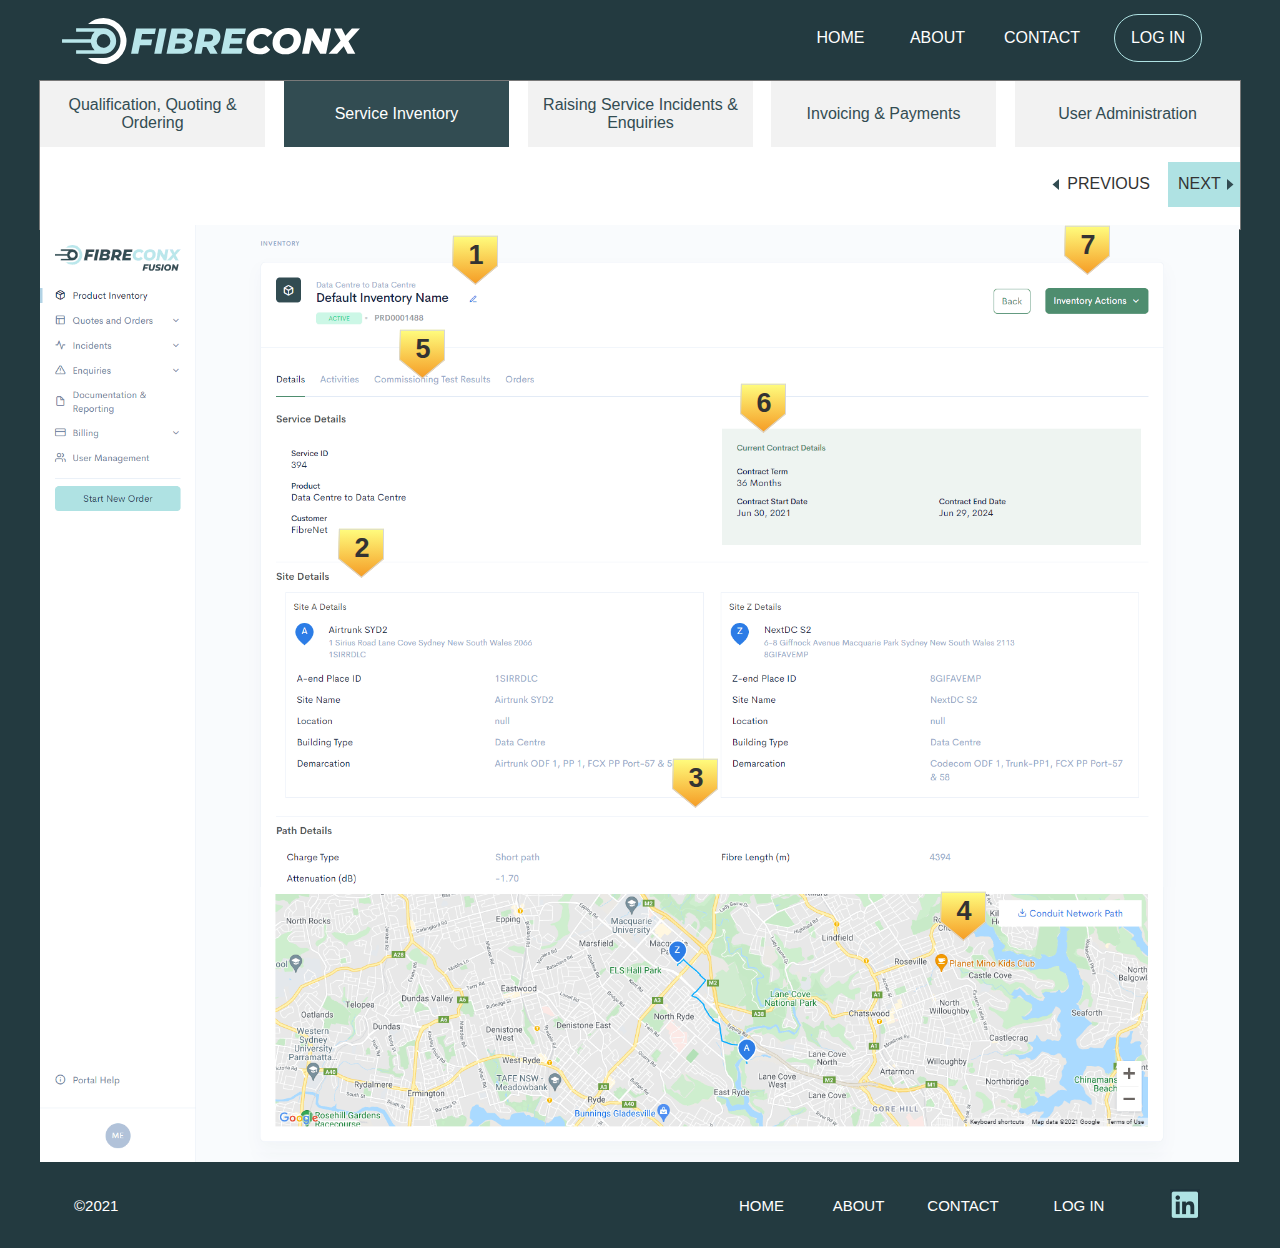
<file: service_inventory.html>
﻿<!DOCTYPE html>
<html>
  <head>
    <title>Service Inventory</title>
    <meta http-equiv="X-UA-Compatible" content="IE=edge"/>
    <meta http-equiv="content-type" content="text/html; charset=utf-8"/>
    <link href="resources/css/axure_rp_page.css" type="text/css" rel="stylesheet"/>
    <link href="data/styles.css" type="text/css" rel="stylesheet"/>
    <link href="files/service_inventory/styles.css" type="text/css" rel="stylesheet"/>
    <script src="resources/scripts/jquery-3.2.1.min.js"></script>
    <script src="resources/scripts/axure/axQuery.js"></script>
    <script src="resources/scripts/axure/globals.js"></script>
    <script src="resources/scripts/axutils.js"></script>
    <script src="resources/scripts/axure/annotation.js"></script>
    <script src="resources/scripts/axure/axQuery.std.js"></script>
    <script src="resources/scripts/axure/doc.js"></script>
    <script src="resources/scripts/messagecenter.js"></script>
    <script src="resources/scripts/axure/events.js"></script>
    <script src="resources/scripts/axure/recording.js"></script>
    <script src="resources/scripts/axure/action.js"></script>
    <script src="resources/scripts/axure/expr.js"></script>
    <script src="resources/scripts/axure/geometry.js"></script>
    <script src="resources/scripts/axure/flyout.js"></script>
    <script src="resources/scripts/axure/model.js"></script>
    <script src="resources/scripts/axure/repeater.js"></script>
    <script src="resources/scripts/axure/sto.js"></script>
    <script src="resources/scripts/axure/utils.temp.js"></script>
    <script src="resources/scripts/axure/variables.js"></script>
    <script src="resources/scripts/axure/drag.js"></script>
    <script src="resources/scripts/axure/move.js"></script>
    <script src="resources/scripts/axure/visibility.js"></script>
    <script src="resources/scripts/axure/style.js"></script>
    <script src="resources/scripts/axure/adaptive.js"></script>
    <script src="resources/scripts/axure/tree.js"></script>
    <script src="resources/scripts/axure/init.temp.js"></script>
    <script src="resources/scripts/axure/legacy.js"></script>
    <script src="resources/scripts/axure/viewer.js"></script>
    <script src="resources/scripts/axure/math.js"></script>
    <script src="resources/scripts/axure/jquery.nicescroll.min.js"></script>
    <script src="data/document.js"></script>
    <script src="files/service_inventory/data.js"></script>
    <script type="text/javascript">
      $axure.utils.getTransparentGifPath = function() { return 'resources/images/transparent.gif'; };
      $axure.utils.getOtherPath = function() { return 'resources/Other.html'; };
      $axure.utils.getReloadPath = function() { return 'resources/reload.html'; };
    </script>
  </head>
  <body>
    <div id="base" class="">

      <!-- Unnamed (MainNav) -->

      <!-- Unnamed (Rectangle) -->
      <div id="u463" class="ax_default shape">
        <div id="u463_div" class=""></div>
        <div id="u463_text" class="text " style="display:none; visibility: hidden">
          <p></p>
        </div>
      </div>

      <!-- Main Navigation (Dynamic Panel) -->
      <div id="u464" class="ax_default" data-label="Main Navigation">
        <div id="u464_state0" class="panel_state" data-label="None" style="">
          <div id="u464_state0_content" class="panel_state_content">

            <!-- Unnamed (Rectangle) -->
            <div id="u465" class="ax_default shape">
              <div id="u465_div" class=""></div>
              <div id="u465_text" class="text ">
                <p><span>Qualification, Quoting &amp; Ordering</span></p>
              </div>
            </div>

            <!-- Unnamed (Rectangle) -->
            <div id="u466" class="ax_default shape">
              <div id="u466_div" class=""></div>
              <div id="u466_text" class="text ">
                <p><span>Service Inventory</span></p>
              </div>
            </div>

            <!-- Unnamed (Rectangle) -->
            <div id="u467" class="ax_default shape">
              <div id="u467_div" class=""></div>
              <div id="u467_text" class="text ">
                <p><span>Raising Service Incidents &amp; Enquiries</span></p>
              </div>
            </div>

            <!-- Unnamed (Rectangle) -->
            <div id="u468" class="ax_default shape">
              <div id="u468_div" class=""></div>
              <div id="u468_text" class="text ">
                <p><span>Invoicing &amp; Payments</span></p>
              </div>
            </div>

            <!-- Unnamed (Rectangle) -->
            <div id="u469" class="ax_default shape">
              <div id="u469_div" class=""></div>
              <div id="u469_text" class="text ">
                <p><span>User Administration</span></p>
              </div>
            </div>
          </div>
        </div>
        <div id="u464_state1" class="panel_state" data-label="Qualification" style="visibility: hidden;">
          <div id="u464_state1_content" class="panel_state_content">

            <!-- Unnamed (Rectangle) -->
            <div id="u470" class="ax_default shape">
              <div id="u470_div" class=""></div>
              <div id="u470_text" class="text ">
                <p><span>Qualification, Quoting &amp; Ordering</span></p>
              </div>
            </div>

            <!-- Unnamed (Rectangle) -->
            <div id="u471" class="ax_default shape">
              <div id="u471_div" class=""></div>
              <div id="u471_text" class="text ">
                <p><span>Service Inventory</span></p>
              </div>
            </div>

            <!-- Unnamed (Rectangle) -->
            <div id="u472" class="ax_default shape">
              <div id="u472_div" class=""></div>
              <div id="u472_text" class="text ">
                <p><span>Raising Service Incidents &amp; Enquiries</span></p>
              </div>
            </div>

            <!-- Unnamed (Rectangle) -->
            <div id="u473" class="ax_default shape">
              <div id="u473_div" class=""></div>
              <div id="u473_text" class="text ">
                <p><span>Invoicing &amp; Payments</span></p>
              </div>
            </div>

            <!-- Unnamed (Rectangle) -->
            <div id="u474" class="ax_default shape">
              <div id="u474_div" class=""></div>
              <div id="u474_text" class="text ">
                <p><span>User Administration</span></p>
              </div>
            </div>
          </div>
        </div>
        <div id="u464_state2" class="panel_state" data-label="Service" style="visibility: hidden;">
          <div id="u464_state2_content" class="panel_state_content">

            <!-- Unnamed (Rectangle) -->
            <div id="u475" class="ax_default shape">
              <div id="u475_div" class=""></div>
              <div id="u475_text" class="text ">
                <p><span>Qualification, Quoting &amp; Ordering</span></p>
              </div>
            </div>

            <!-- Unnamed (Rectangle) -->
            <div id="u476" class="ax_default shape">
              <div id="u476_div" class=""></div>
              <div id="u476_text" class="text ">
                <p><span>Service Inventory</span></p>
              </div>
            </div>

            <!-- Unnamed (Rectangle) -->
            <div id="u477" class="ax_default shape">
              <div id="u477_div" class=""></div>
              <div id="u477_text" class="text ">
                <p><span>Raising Service Incidents &amp; Enquiries</span></p>
              </div>
            </div>

            <!-- Unnamed (Rectangle) -->
            <div id="u478" class="ax_default shape">
              <div id="u478_div" class=""></div>
              <div id="u478_text" class="text ">
                <p><span>Invoicing &amp; Payments</span></p>
              </div>
            </div>

            <!-- Unnamed (Rectangle) -->
            <div id="u479" class="ax_default shape">
              <div id="u479_div" class=""></div>
              <div id="u479_text" class="text ">
                <p><span>User Administration</span></p>
              </div>
            </div>
          </div>
        </div>
        <div id="u464_state3" class="panel_state" data-label="Raising" style="visibility: hidden;">
          <div id="u464_state3_content" class="panel_state_content">

            <!-- Unnamed (Rectangle) -->
            <div id="u480" class="ax_default shape">
              <div id="u480_div" class=""></div>
              <div id="u480_text" class="text ">
                <p><span>Qualification, Quoting &amp; Ordering</span></p>
              </div>
            </div>

            <!-- Unnamed (Rectangle) -->
            <div id="u481" class="ax_default shape">
              <div id="u481_div" class=""></div>
              <div id="u481_text" class="text ">
                <p><span>Service Inventory</span></p>
              </div>
            </div>

            <!-- Unnamed (Rectangle) -->
            <div id="u482" class="ax_default shape">
              <div id="u482_div" class=""></div>
              <div id="u482_text" class="text ">
                <p><span>Raising Service Incidents &amp; Enquiries</span></p>
              </div>
            </div>

            <!-- Unnamed (Rectangle) -->
            <div id="u483" class="ax_default shape">
              <div id="u483_div" class=""></div>
              <div id="u483_text" class="text ">
                <p><span>Invoicing &amp; Payments</span></p>
              </div>
            </div>

            <!-- Unnamed (Rectangle) -->
            <div id="u484" class="ax_default shape">
              <div id="u484_div" class=""></div>
              <div id="u484_text" class="text ">
                <p><span>User Administration</span></p>
              </div>
            </div>
          </div>
        </div>
        <div id="u464_state4" class="panel_state" data-label="Invoicing" style="visibility: hidden;">
          <div id="u464_state4_content" class="panel_state_content">

            <!-- Unnamed (Rectangle) -->
            <div id="u485" class="ax_default shape">
              <div id="u485_div" class=""></div>
              <div id="u485_text" class="text ">
                <p><span>Qualification, Quoting &amp; Ordering</span></p>
              </div>
            </div>

            <!-- Unnamed (Rectangle) -->
            <div id="u486" class="ax_default shape">
              <div id="u486_div" class=""></div>
              <div id="u486_text" class="text ">
                <p><span>Service Inventory</span></p>
              </div>
            </div>

            <!-- Unnamed (Rectangle) -->
            <div id="u487" class="ax_default shape">
              <div id="u487_div" class=""></div>
              <div id="u487_text" class="text ">
                <p><span>Raising Service Incidents &amp; Enquiries</span></p>
              </div>
            </div>

            <!-- Unnamed (Rectangle) -->
            <div id="u488" class="ax_default shape">
              <div id="u488_div" class=""></div>
              <div id="u488_text" class="text ">
                <p><span>Invoicing &amp; Payments</span></p>
              </div>
            </div>

            <!-- Unnamed (Rectangle) -->
            <div id="u489" class="ax_default shape">
              <div id="u489_div" class=""></div>
              <div id="u489_text" class="text ">
                <p><span>User Administration</span></p>
              </div>
            </div>
          </div>
        </div>
        <div id="u464_state5" class="panel_state" data-label="User" style="visibility: hidden;">
          <div id="u464_state5_content" class="panel_state_content">

            <!-- Unnamed (Rectangle) -->
            <div id="u490" class="ax_default shape">
              <div id="u490_div" class=""></div>
              <div id="u490_text" class="text ">
                <p><span>Qualification, Quoting &amp; Ordering</span></p>
              </div>
            </div>

            <!-- Unnamed (Rectangle) -->
            <div id="u491" class="ax_default shape">
              <div id="u491_div" class=""></div>
              <div id="u491_text" class="text ">
                <p><span>Service Inventory</span></p>
              </div>
            </div>

            <!-- Unnamed (Rectangle) -->
            <div id="u492" class="ax_default shape">
              <div id="u492_div" class=""></div>
              <div id="u492_text" class="text ">
                <p><span>Raising Service Incidents &amp; Enquiries</span></p>
              </div>
            </div>

            <!-- Unnamed (Rectangle) -->
            <div id="u493" class="ax_default shape">
              <div id="u493_div" class=""></div>
              <div id="u493_text" class="text ">
                <p><span>Invoicing &amp; Payments</span></p>
              </div>
            </div>

            <!-- Unnamed (Rectangle) -->
            <div id="u494" class="ax_default shape">
              <div id="u494_div" class=""></div>
              <div id="u494_text" class="text ">
                <p><span>User Administration</span></p>
              </div>
            </div>
          </div>
        </div>
      </div>
      <div id="u462" style="display:none; visibility:hidden;"></div>

      <!-- Unnamed (Image) -->
      <div id="u495" class="ax_default image">
        <img id="u495_img" class="img " src="images/service_inventory/u495.png"/>
        <div id="u495_text" class="text " style="display:none; visibility: hidden">
          <p></p>
        </div>
      </div>

      <!-- Next (Group) -->
      <div id="u496" class="ax_default" data-label="Next" data-left="1128" data-top="162" data-width="72" data-height="45">

        <!-- Unnamed (Rectangle) -->
        <div id="u497" class="ax_default shape">
          <div id="u497_div" class=""></div>
          <div id="u497_text" class="text " style="display:none; visibility: hidden">
            <p></p>
          </div>
        </div>

        <!-- Unnamed (Rectangle) -->
        <div id="u498" class="ax_default paragraph">
          <div id="u498_div" class=""></div>
          <div id="u498_text" class="text ">
            <p><span>NEXT</span></p>
          </div>
        </div>

        <!-- Unnamed (Triangle) -->
        <div id="u499" class="ax_default flow_shape">
          <img id="u499_img" class="img " src="images/index/u90.svg"/>
          <div id="u499_text" class="text " style="display:none; visibility: hidden">
            <p></p>
          </div>
        </div>
      </div>

      <!-- Previous (Group) -->
      <div id="u500" class="ax_default" data-label="Previous" data-left="1005" data-top="166" data-width="112" data-height="38">

        <!-- Unnamed (Rectangle) -->
        <div id="u501" class="ax_default shape">
          <div id="u501_div" class=""></div>
          <div id="u501_text" class="text " style="display:none; visibility: hidden">
            <p></p>
          </div>
        </div>

        <!-- Unnamed (Rectangle) -->
        <div id="u502" class="ax_default paragraph">
          <div id="u502_div" class=""></div>
          <div id="u502_text" class="text ">
            <p><span>PREVIOUS</span></p>
          </div>
        </div>

        <!-- Unnamed (Triangle) -->
        <div id="u503" class="ax_default flow_shape">
          <img id="u503_img" class="img " src="images/index/u90.svg"/>
          <div id="u503_text" class="text " style="display:none; visibility: hidden">
            <p></p>
          </div>
        </div>
      </div>

      <!-- Unnamed (Dynamic Panel) -->
      <div id="u504" class="ax_default ax_default_hidden" style="display:none; visibility: hidden">
        <div id="u504_state0" class="panel_state" data-label="1.1.1" style="">
          <div id="u504_state0_content" class="panel_state_content">

            <!-- Navigation Menu Group (Group) -->
            <div id="u505" class="ax_default" data-label="Navigation Menu Group" data-left="-143" data-top="-83" data-width="720" data-height="301">

              <!-- Unnamed (Image) -->
              <div id="u506" class="ax_default image">
                <img id="u506_img" class="img " src="images/service_inventory/u506.png"/>
                <div id="u506_text" class="text " style="display:none; visibility: hidden">
                  <p></p>
                </div>
              </div>

              <!-- Unnamed (Rectangle) -->
              <div id="u507" class="ax_default shape">
                <div id="u507_div" class=""></div>
                <div id="u507_text" class="text ">
                  <p><span><br></span></p><p><span><br></span></p><p><span>Name your service according to your naming convention. While FibreconX has our own Service ID, you can associate your own naming to simplify your operations.</span></p>
                </div>
              </div>

              <!-- Header Bar (Group) -->
              <div id="u508" class="ax_default" data-label="Header Bar" data-left="-13" data-top="0" data-width="590" data-height="44">

                <!-- Unnamed (Rectangle) -->
                <div id="u509" class="ax_default shape">
                  <img id="u509_img" class="img " src="images/index/u60.svg"/>
                  <div id="u509_text" class="text ">
                    <p><span>Control Service Reference</span></p>
                  </div>
                </div>

                <!-- Close Icon (Group) -->
                <div id="u510" class="ax_default" data-label="Close Icon" data-left="537.857864376269" data-top="7.85786437626905" data-width="28.2842712474619" data-height="28.2842712474619">

                  <!-- Unnamed (Rectangle) -->
                  <div id="u511" class="ax_default shape">
                    <div id="u511_div" class=""></div>
                    <div id="u511_text" class="text " style="display:none; visibility: hidden">
                      <p></p>
                    </div>
                  </div>

                  <!-- Unnamed (Plus) -->
                  <div id="u512" class="ax_default shape">
                    <img id="u512_img" class="img " src="images/index/u63.svg"/>
                    <div id="u512_text" class="text " style="display:none; visibility: hidden">
                      <p></p>
                    </div>
                  </div>
                </div>
              </div>
            </div>
          </div>
        </div>
        <div id="u504_state1" class="panel_state" data-label="1.1.2" style="visibility: hidden;">
          <div id="u504_state1_content" class="panel_state_content">

            <!-- Navigation Menu Group (Group) -->
            <div id="u513" class="ax_default" data-label="Navigation Menu Group" data-left="-14" data-top="46" data-width="591" data-height="218">

              <!-- Unnamed (Rectangle) -->
              <div id="u514" class="ax_default shape">
                <div id="u514_div" class=""></div>
                <div id="u514_text" class="text ">
                  <p><span><br></span></p><p><span><br></span></p><p><span>See all the important details relating to your service</span></p><p><span>&nbsp;&nbsp; - Service ID</span></p><p><span>&nbsp;&nbsp; - Two sites it is connecting</span></p><p><span>&nbsp;&nbsp; - Exact fibre distance</span></p><p><span>&nbsp;&nbsp; - Actual attenuation (@1550nm)</span></p>
                </div>
              </div>

              <!-- Header Bar (Group) -->
              <div id="u515" class="ax_default" data-label="Header Bar" data-left="-13" data-top="46" data-width="590" data-height="44">

                <!-- Unnamed (Rectangle) -->
                <div id="u516" class="ax_default shape">
                  <img id="u516_img" class="img " src="images/index/u60.svg"/>
                  <div id="u516_text" class="text ">
                    <p><span>Product Order Listing</span></p>
                  </div>
                </div>

                <!-- Close Icon (Group) -->
                <div id="u517" class="ax_default" data-label="Close Icon" data-left="537.857864376269" data-top="53.857864376269" data-width="28.2842712474619" data-height="28.2842712474619">

                  <!-- Unnamed (Rectangle) -->
                  <div id="u518" class="ax_default shape">
                    <div id="u518_div" class=""></div>
                    <div id="u518_text" class="text " style="display:none; visibility: hidden">
                      <p></p>
                    </div>
                  </div>

                  <!-- Unnamed (Plus) -->
                  <div id="u519" class="ax_default shape">
                    <img id="u519_img" class="img " src="images/index/u63.svg"/>
                    <div id="u519_text" class="text " style="display:none; visibility: hidden">
                      <p></p>
                    </div>
                  </div>
                </div>
              </div>
            </div>
          </div>
        </div>
        <div id="u504_state2" class="panel_state" data-label="1.1.3" style="visibility: hidden;">
          <div id="u504_state2_content" class="panel_state_content">

            <!-- Navigation Menu Group (Group) -->
            <div id="u520" class="ax_default" data-label="Navigation Menu Group" data-left="-106" data-top="480" data-width="591" data-height="218">

              <!-- Unnamed (Rectangle) -->
              <div id="u521" class="ax_default shape">
                <div id="u521_div" class=""></div>
                <div id="u521_text" class="text ">
                  <p><span><br></span></p><p><span><br></span></p><p><span><br></span></p><p><span>Immediately receive the demarcation details for services delivered to data centre, allowing you to order your cross connects in a language the facility operator understands</span></p><p><span><br></span></p>
                </div>
              </div>

              <!-- Header Bar (Group) -->
              <div id="u522" class="ax_default" data-label="Header Bar" data-left="-105" data-top="480" data-width="590" data-height="44">

                <!-- Unnamed (Rectangle) -->
                <div id="u523" class="ax_default shape">
                  <img id="u523_img" class="img " src="images/index/u60.svg"/>
                  <div id="u523_text" class="text ">
                    <p><span>Demarcation Details</span></p>
                  </div>
                </div>

                <!-- Close Icon (Group) -->
                <div id="u524" class="ax_default" data-label="Close Icon" data-left="445.857864376269" data-top="487.857864376269" data-width="28.2842712474619" data-height="28.2842712474619">

                  <!-- Unnamed (Rectangle) -->
                  <div id="u525" class="ax_default shape">
                    <div id="u525_div" class=""></div>
                    <div id="u525_text" class="text " style="display:none; visibility: hidden">
                      <p></p>
                    </div>
                  </div>

                  <!-- Unnamed (Plus) -->
                  <div id="u526" class="ax_default shape">
                    <img id="u526_img" class="img " src="images/index/u63.svg"/>
                    <div id="u526_text" class="text " style="display:none; visibility: hidden">
                      <p></p>
                    </div>
                  </div>
                </div>
              </div>
            </div>
          </div>
        </div>
        <div id="u504_state3" class="panel_state" data-label="1.1.4" style="visibility: hidden;">
          <div id="u504_state3_content" class="panel_state_content">

            <!-- Navigation Menu Group (Group) -->
            <div id="u527" class="ax_default" data-label="Navigation Menu Group" data-left="150" data-top="599" data-width="591" data-height="218">

              <!-- Unnamed (Rectangle) -->
              <div id="u528" class="ax_default shape">
                <div id="u528_div" class=""></div>
                <div id="u528_text" class="text ">
                  <p><span><br></span></p><p><span><br></span></p><p><span>See the path your service takes along the FibreconX conduit network, and download the KML (guaranteed same path that you saw during the ordering process)</span></p>
                </div>
              </div>

              <!-- Header Bar (Group) -->
              <div id="u529" class="ax_default" data-label="Header Bar" data-left="151" data-top="599" data-width="590" data-height="44">

                <!-- Unnamed (Rectangle) -->
                <div id="u530" class="ax_default shape">
                  <img id="u530_img" class="img " src="images/index/u60.svg"/>
                  <div id="u530_text" class="text ">
                    <p><span>Path Details</span></p>
                  </div>
                </div>

                <!-- Close Icon (Group) -->
                <div id="u531" class="ax_default" data-label="Close Icon" data-left="701.857864376269" data-top="606.857864376269" data-width="28.2842712474619" data-height="28.2842712474619">

                  <!-- Unnamed (Rectangle) -->
                  <div id="u532" class="ax_default shape">
                    <div id="u532_div" class=""></div>
                    <div id="u532_text" class="text " style="display:none; visibility: hidden">
                      <p></p>
                    </div>
                  </div>

                  <!-- Unnamed (Plus) -->
                  <div id="u533" class="ax_default shape">
                    <img id="u533_img" class="img " src="images/index/u63.svg"/>
                    <div id="u533_text" class="text " style="display:none; visibility: hidden">
                      <p></p>
                    </div>
                  </div>
                </div>
              </div>
            </div>
          </div>
        </div>
        <div id="u504_state4" class="panel_state" data-label="1.1.5" style="visibility: hidden;">
          <div id="u504_state4_content" class="panel_state_content">

            <!-- Unnamed (Image) -->
            <div id="u534" class="ax_default image">
              <img id="u534_img" class="img " src="images/service_inventory/u534.png"/>
              <div id="u534_text" class="text " style="display:none; visibility: hidden">
                <p></p>
              </div>
            </div>

            <!-- Navigation Menu Group (Group) -->
            <div id="u535" class="ax_default" data-label="Navigation Menu Group" data-left="119" data-top="40" data-width="591" data-height="218">

              <!-- Unnamed (Rectangle) -->
              <div id="u536" class="ax_default shape">
                <div id="u536_div" class=""></div>
                <div id="u536_text" class="text ">
                  <p><span><br></span></p><p><span><br></span></p><p><span>See the commissioning test results for your service immediately. This provides both you and FibreconX with a baseline to allow troubleshooting later.</span></p>
                </div>
              </div>

              <!-- Header Bar (Group) -->
              <div id="u537" class="ax_default" data-label="Header Bar" data-left="120" data-top="40" data-width="590" data-height="44">

                <!-- Unnamed (Rectangle) -->
                <div id="u538" class="ax_default shape">
                  <img id="u538_img" class="img " src="images/index/u60.svg"/>
                  <div id="u538_text" class="text ">
                    <p><span>Commissioning Test Results</span></p>
                  </div>
                </div>

                <!-- Close Icon (Group) -->
                <div id="u539" class="ax_default" data-label="Close Icon" data-left="670.857864376269" data-top="47.857864376269" data-width="28.2842712474619" data-height="28.2842712474619">

                  <!-- Unnamed (Rectangle) -->
                  <div id="u540" class="ax_default shape">
                    <div id="u540_div" class=""></div>
                    <div id="u540_text" class="text " style="display:none; visibility: hidden">
                      <p></p>
                    </div>
                  </div>

                  <!-- Unnamed (Plus) -->
                  <div id="u541" class="ax_default shape">
                    <img id="u541_img" class="img " src="images/index/u63.svg"/>
                    <div id="u541_text" class="text " style="display:none; visibility: hidden">
                      <p></p>
                    </div>
                  </div>
                </div>
              </div>
            </div>
          </div>
        </div>
        <div id="u504_state5" class="panel_state" data-label="1.1.6" style="visibility: hidden;">
          <div id="u504_state5_content" class="panel_state_content">

            <!-- Navigation Menu Group (Group) -->
            <div id="u542" class="ax_default" data-label="Navigation Menu Group" data-left="150" data-top="195" data-width="591" data-height="218">

              <!-- Unnamed (Rectangle) -->
              <div id="u543" class="ax_default shape">
                <div id="u543_div" class=""></div>
                <div id="u543_text" class="text ">
                  <p><span><br></span></p><p><span><br></span></p><p><span>See when your current contract starts &amp; ends, noting FibreconX delays billing for the service for three business days while your cross connects are delivered. Note: Historical contracts are visible in the ‘Activities’ tab</span></p>
                </div>
              </div>

              <!-- Header Bar (Group) -->
              <div id="u544" class="ax_default" data-label="Header Bar" data-left="151" data-top="195" data-width="590" data-height="44">

                <!-- Unnamed (Rectangle) -->
                <div id="u545" class="ax_default shape">
                  <img id="u545_img" class="img " src="images/index/u60.svg"/>
                  <div id="u545_text" class="text ">
                    <p><span>Contract Details</span></p>
                  </div>
                </div>

                <!-- Close Icon (Group) -->
                <div id="u546" class="ax_default" data-label="Close Icon" data-left="701.857864376269" data-top="202.857864376269" data-width="28.2842712474619" data-height="28.2842712474619">

                  <!-- Unnamed (Rectangle) -->
                  <div id="u547" class="ax_default shape">
                    <div id="u547_div" class=""></div>
                    <div id="u547_text" class="text " style="display:none; visibility: hidden">
                      <p></p>
                    </div>
                  </div>

                  <!-- Unnamed (Plus) -->
                  <div id="u548" class="ax_default shape">
                    <img id="u548_img" class="img " src="images/index/u63.svg"/>
                    <div id="u548_text" class="text " style="display:none; visibility: hidden">
                      <p></p>
                    </div>
                  </div>
                </div>
              </div>
            </div>
          </div>
        </div>
        <div id="u504_state6" class="panel_state" data-label="1.1.7" style="visibility: hidden;">
          <div id="u504_state6_content" class="panel_state_content">

            <!-- Unnamed (Image) -->
            <div id="u549" class="ax_default image">
              <img id="u549_img" class="img " src="images/service_inventory/u549.png"/>
              <div id="u549_text" class="text " style="display:none; visibility: hidden">
                <p></p>
              </div>
            </div>

            <!-- Navigation Menu Group (Group) -->
            <div id="u550" class="ax_default" data-label="Navigation Menu Group" data-left="27" data-top="-122" data-width="591" data-height="218">

              <!-- Unnamed (Rectangle) -->
              <div id="u551" class="ax_default shape">
                <div id="u551_div" class=""></div>
                <div id="u551_text" class="text ">
                  <p><span><br></span></p><p><span><br></span></p><p><span>Raise a service incident, extend your contract, or terminate your service, all in the context of the service you are viewing</span></p>
                </div>
              </div>

              <!-- Header Bar (Group) -->
              <div id="u552" class="ax_default" data-label="Header Bar" data-left="28" data-top="-122" data-width="590" data-height="44">

                <!-- Unnamed (Rectangle) -->
                <div id="u553" class="ax_default shape">
                  <img id="u553_img" class="img " src="images/index/u60.svg"/>
                  <div id="u553_text" class="text ">
                    <p><span>InventoryActions</span></p>
                  </div>
                </div>

                <!-- Close Icon (Group) -->
                <div id="u554" class="ax_default" data-label="Close Icon" data-left="578.857864376269" data-top="-114.142135623731" data-width="28.2842712474619" data-height="28.2842712474619">

                  <!-- Unnamed (Rectangle) -->
                  <div id="u555" class="ax_default shape">
                    <div id="u555_div" class=""></div>
                    <div id="u555_text" class="text " style="display:none; visibility: hidden">
                      <p></p>
                    </div>
                  </div>

                  <!-- Unnamed (Plus) -->
                  <div id="u556" class="ax_default shape">
                    <img id="u556_img" class="img " src="images/index/u63.svg"/>
                    <div id="u556_text" class="text " style="display:none; visibility: hidden">
                      <p></p>
                    </div>
                  </div>
                </div>
              </div>
            </div>
          </div>
        </div>
      </div>

      <!-- Unnamed (Shape) -->
      <div id="u557" class="ax_default shape">
        <img id="u557_img" class="img " src="images/index/u94.svg"/>
        <div id="u557_text" class="text ">
          <p><span>1</span></p>
        </div>
      </div>

      <!-- Unnamed (Shape) -->
      <div id="u558" class="ax_default shape">
        <img id="u558_img" class="img " src="images/index/u94.svg"/>
        <div id="u558_text" class="text ">
          <p><span>2</span></p>
        </div>
      </div>

      <!-- Unnamed (Shape) -->
      <div id="u559" class="ax_default shape">
        <img id="u559_img" class="img " src="images/index/u94.svg"/>
        <div id="u559_text" class="text ">
          <p><span>3</span></p>
        </div>
      </div>

      <!-- Unnamed (Shape) -->
      <div id="u560" class="ax_default shape">
        <img id="u560_img" class="img " src="images/index/u94.svg"/>
        <div id="u560_text" class="text ">
          <p><span>4</span></p>
        </div>
      </div>

      <!-- Unnamed (Shape) -->
      <div id="u561" class="ax_default shape">
        <img id="u561_img" class="img " src="images/index/u94.svg"/>
        <div id="u561_text" class="text ">
          <p><span>5</span></p>
        </div>
      </div>

      <!-- Unnamed (Shape) -->
      <div id="u562" class="ax_default shape">
        <img id="u562_img" class="img " src="images/index/u94.svg"/>
        <div id="u562_text" class="text ">
          <p><span>6</span></p>
        </div>
      </div>

      <!-- Unnamed (Shape) -->
      <div id="u563" class="ax_default shape">
        <img id="u563_img" class="img " src="images/index/u94.svg"/>
        <div id="u563_text" class="text ">
          <p><span>7</span></p>
        </div>
      </div>

      <!-- Unnamed (SiteNav) -->

      <!-- Unnamed (Rectangle) -->
      <div id="u565" class="ax_default shape">
        <div id="u565_div" class=""></div>
        <div id="u565_text" class="text " style="display:none; visibility: hidden">
          <p></p>
        </div>
      </div>

      <!-- Unnamed (Rectangle) -->
      <div id="u566" class="ax_default paragraph">
        <div id="u566_div" class=""></div>
        <div id="u566_text" class="text ">
          <p><span>HOME</span></p>
        </div>
      </div>

      <!-- Unnamed (Rectangle) -->
      <div id="u567" class="ax_default paragraph">
        <div id="u567_div" class=""></div>
        <div id="u567_text" class="text ">
          <p><span>ABOUT</span></p>
        </div>
      </div>

      <!-- Unnamed (Rectangle) -->
      <div id="u568" class="ax_default paragraph">
        <div id="u568_div" class=""></div>
        <div id="u568_text" class="text ">
          <p><span>CONTACT</span></p>
        </div>
      </div>

      <!-- Unnamed (Rectangle) -->
      <div id="u569" class="ax_default paragraph">
        <div id="u569_div" class=""></div>
        <div id="u569_text" class="text ">
          <p><span>LOG IN</span></p>
        </div>
      </div>

      <!-- Unnamed (Rectangle) -->
      <div id="u570" class="ax_default shape">
        <div id="u570_div" class=""></div>
        <div id="u570_text" class="text " style="display:none; visibility: hidden">
          <p></p>
        </div>
      </div>

      <!-- Unnamed (SVG) -->
      <div id="u571" class="ax_default image">
        <img id="u571_img" class="img " src="images/index/u102.svg"/>
        <div id="u571_text" class="text " style="display:none; visibility: hidden">
          <p></p>
        </div>
      </div>
      <div id="u564" style="display:none; visibility:hidden;"></div>

      <!-- Unnamed (SiteFooter) -->

      <!-- Unnamed (Rectangle) -->
      <div id="u573" class="ax_default shape">
        <img id="u573_img" class="img " src="images/index/u105.svg"/>
        <div id="u573_text" class="text " style="display:none; visibility: hidden">
          <p></p>
        </div>
      </div>

      <!-- Unnamed (Rectangle) -->
      <div id="u574" class="ax_default paragraph">
        <div id="u574_div" class=""></div>
        <div id="u574_text" class="text ">
          <p><span>HOME</span></p>
        </div>
      </div>

      <!-- Unnamed (Rectangle) -->
      <div id="u575" class="ax_default paragraph">
        <div id="u575_div" class=""></div>
        <div id="u575_text" class="text ">
          <p><span>ABOUT</span></p>
        </div>
      </div>

      <!-- Unnamed (Rectangle) -->
      <div id="u576" class="ax_default paragraph">
        <div id="u576_div" class=""></div>
        <div id="u576_text" class="text ">
          <p><span>CONTACT</span></p>
        </div>
      </div>

      <!-- Unnamed (Rectangle) -->
      <div id="u577" class="ax_default paragraph">
        <div id="u577_div" class=""></div>
        <div id="u577_text" class="text ">
          <p><span>LOG IN</span></p>
        </div>
      </div>

      <!-- Unnamed (Image) -->
      <div id="u578" class="ax_default image">
        <img id="u578_img" class="img " src="images/index/u110.png"/>
        <div id="u578_text" class="text " style="display:none; visibility: hidden">
          <p></p>
        </div>
      </div>

      <!-- Unnamed (Rectangle) -->
      <div id="u579" class="ax_default paragraph">
        <div id="u579_div" class=""></div>
        <div id="u579_text" class="text ">
          <p><span>©2021</span></p>
        </div>
      </div>
      <div id="u572" style="display:none; visibility:hidden;"></div>
    </div>
    <script src="resources/scripts/axure/ios.js"></script>
  </body>
</html>
</file>
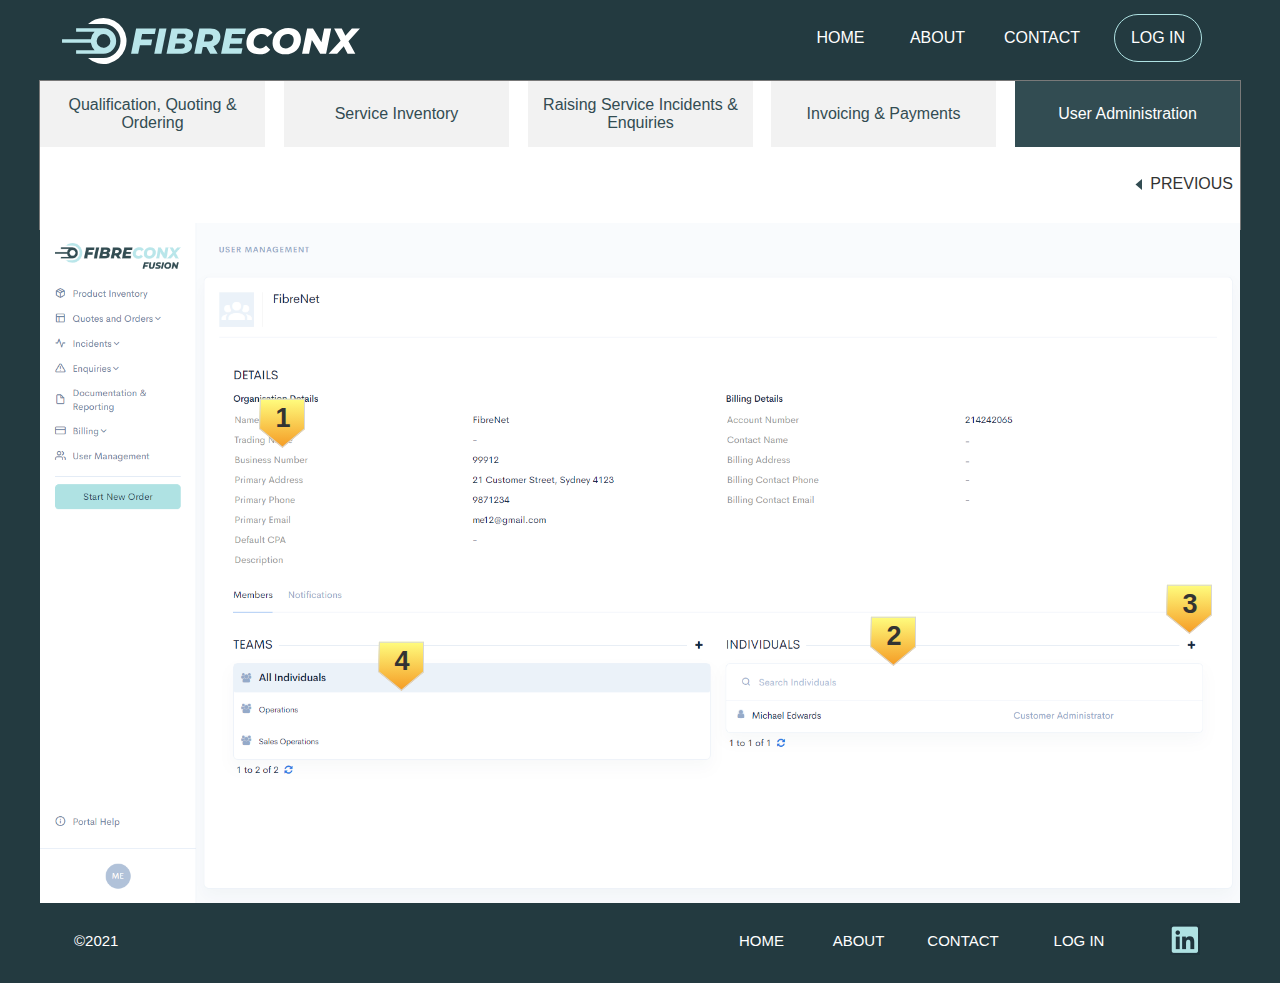
<file: user_administration.html>
﻿<!DOCTYPE html>
<html>
  <head>
    <title>User Administration</title>
    <meta http-equiv="X-UA-Compatible" content="IE=edge"/>
    <meta http-equiv="content-type" content="text/html; charset=utf-8"/>
    <link href="resources/css/axure_rp_page.css" type="text/css" rel="stylesheet"/>
    <link href="data/styles.css" type="text/css" rel="stylesheet"/>
    <link href="files/user_administration/styles.css" type="text/css" rel="stylesheet"/>
    <script src="resources/scripts/jquery-3.2.1.min.js"></script>
    <script src="resources/scripts/axure/axQuery.js"></script>
    <script src="resources/scripts/axure/globals.js"></script>
    <script src="resources/scripts/axutils.js"></script>
    <script src="resources/scripts/axure/annotation.js"></script>
    <script src="resources/scripts/axure/axQuery.std.js"></script>
    <script src="resources/scripts/axure/doc.js"></script>
    <script src="resources/scripts/messagecenter.js"></script>
    <script src="resources/scripts/axure/events.js"></script>
    <script src="resources/scripts/axure/recording.js"></script>
    <script src="resources/scripts/axure/action.js"></script>
    <script src="resources/scripts/axure/expr.js"></script>
    <script src="resources/scripts/axure/geometry.js"></script>
    <script src="resources/scripts/axure/flyout.js"></script>
    <script src="resources/scripts/axure/model.js"></script>
    <script src="resources/scripts/axure/repeater.js"></script>
    <script src="resources/scripts/axure/sto.js"></script>
    <script src="resources/scripts/axure/utils.temp.js"></script>
    <script src="resources/scripts/axure/variables.js"></script>
    <script src="resources/scripts/axure/drag.js"></script>
    <script src="resources/scripts/axure/move.js"></script>
    <script src="resources/scripts/axure/visibility.js"></script>
    <script src="resources/scripts/axure/style.js"></script>
    <script src="resources/scripts/axure/adaptive.js"></script>
    <script src="resources/scripts/axure/tree.js"></script>
    <script src="resources/scripts/axure/init.temp.js"></script>
    <script src="resources/scripts/axure/legacy.js"></script>
    <script src="resources/scripts/axure/viewer.js"></script>
    <script src="resources/scripts/axure/math.js"></script>
    <script src="resources/scripts/axure/jquery.nicescroll.min.js"></script>
    <script src="data/document.js"></script>
    <script src="files/user_administration/data.js"></script>
    <script type="text/javascript">
      $axure.utils.getTransparentGifPath = function() { return 'resources/images/transparent.gif'; };
      $axure.utils.getOtherPath = function() { return 'resources/Other.html'; };
      $axure.utils.getReloadPath = function() { return 'resources/reload.html'; };
    </script>
  </head>
  <body>
    <div id="base" class="">

      <!-- Unnamed (MainNav) -->

      <!-- Unnamed (Rectangle) -->
      <div id="u778" class="ax_default shape">
        <div id="u778_div" class=""></div>
        <div id="u778_text" class="text " style="display:none; visibility: hidden">
          <p></p>
        </div>
      </div>

      <!-- Main Navigation (Dynamic Panel) -->
      <div id="u779" class="ax_default" data-label="Main Navigation">
        <div id="u779_state0" class="panel_state" data-label="None" style="">
          <div id="u779_state0_content" class="panel_state_content">

            <!-- Unnamed (Rectangle) -->
            <div id="u780" class="ax_default shape">
              <div id="u780_div" class=""></div>
              <div id="u780_text" class="text ">
                <p><span>Qualification, Quoting &amp; Ordering</span></p>
              </div>
            </div>

            <!-- Unnamed (Rectangle) -->
            <div id="u781" class="ax_default shape">
              <div id="u781_div" class=""></div>
              <div id="u781_text" class="text ">
                <p><span>Service Inventory</span></p>
              </div>
            </div>

            <!-- Unnamed (Rectangle) -->
            <div id="u782" class="ax_default shape">
              <div id="u782_div" class=""></div>
              <div id="u782_text" class="text ">
                <p><span>Raising Service Incidents &amp; Enquiries</span></p>
              </div>
            </div>

            <!-- Unnamed (Rectangle) -->
            <div id="u783" class="ax_default shape">
              <div id="u783_div" class=""></div>
              <div id="u783_text" class="text ">
                <p><span>Invoicing &amp; Payments</span></p>
              </div>
            </div>

            <!-- Unnamed (Rectangle) -->
            <div id="u784" class="ax_default shape">
              <div id="u784_div" class=""></div>
              <div id="u784_text" class="text ">
                <p><span>User Administration</span></p>
              </div>
            </div>
          </div>
        </div>
        <div id="u779_state1" class="panel_state" data-label="Qualification" style="visibility: hidden;">
          <div id="u779_state1_content" class="panel_state_content">

            <!-- Unnamed (Rectangle) -->
            <div id="u785" class="ax_default shape">
              <div id="u785_div" class=""></div>
              <div id="u785_text" class="text ">
                <p><span>Qualification, Quoting &amp; Ordering</span></p>
              </div>
            </div>

            <!-- Unnamed (Rectangle) -->
            <div id="u786" class="ax_default shape">
              <div id="u786_div" class=""></div>
              <div id="u786_text" class="text ">
                <p><span>Service Inventory</span></p>
              </div>
            </div>

            <!-- Unnamed (Rectangle) -->
            <div id="u787" class="ax_default shape">
              <div id="u787_div" class=""></div>
              <div id="u787_text" class="text ">
                <p><span>Raising Service Incidents &amp; Enquiries</span></p>
              </div>
            </div>

            <!-- Unnamed (Rectangle) -->
            <div id="u788" class="ax_default shape">
              <div id="u788_div" class=""></div>
              <div id="u788_text" class="text ">
                <p><span>Invoicing &amp; Payments</span></p>
              </div>
            </div>

            <!-- Unnamed (Rectangle) -->
            <div id="u789" class="ax_default shape">
              <div id="u789_div" class=""></div>
              <div id="u789_text" class="text ">
                <p><span>User Administration</span></p>
              </div>
            </div>
          </div>
        </div>
        <div id="u779_state2" class="panel_state" data-label="Service" style="visibility: hidden;">
          <div id="u779_state2_content" class="panel_state_content">

            <!-- Unnamed (Rectangle) -->
            <div id="u790" class="ax_default shape">
              <div id="u790_div" class=""></div>
              <div id="u790_text" class="text ">
                <p><span>Qualification, Quoting &amp; Ordering</span></p>
              </div>
            </div>

            <!-- Unnamed (Rectangle) -->
            <div id="u791" class="ax_default shape">
              <div id="u791_div" class=""></div>
              <div id="u791_text" class="text ">
                <p><span>Service Inventory</span></p>
              </div>
            </div>

            <!-- Unnamed (Rectangle) -->
            <div id="u792" class="ax_default shape">
              <div id="u792_div" class=""></div>
              <div id="u792_text" class="text ">
                <p><span>Raising Service Incidents &amp; Enquiries</span></p>
              </div>
            </div>

            <!-- Unnamed (Rectangle) -->
            <div id="u793" class="ax_default shape">
              <div id="u793_div" class=""></div>
              <div id="u793_text" class="text ">
                <p><span>Invoicing &amp; Payments</span></p>
              </div>
            </div>

            <!-- Unnamed (Rectangle) -->
            <div id="u794" class="ax_default shape">
              <div id="u794_div" class=""></div>
              <div id="u794_text" class="text ">
                <p><span>User Administration</span></p>
              </div>
            </div>
          </div>
        </div>
        <div id="u779_state3" class="panel_state" data-label="Raising" style="visibility: hidden;">
          <div id="u779_state3_content" class="panel_state_content">

            <!-- Unnamed (Rectangle) -->
            <div id="u795" class="ax_default shape">
              <div id="u795_div" class=""></div>
              <div id="u795_text" class="text ">
                <p><span>Qualification, Quoting &amp; Ordering</span></p>
              </div>
            </div>

            <!-- Unnamed (Rectangle) -->
            <div id="u796" class="ax_default shape">
              <div id="u796_div" class=""></div>
              <div id="u796_text" class="text ">
                <p><span>Service Inventory</span></p>
              </div>
            </div>

            <!-- Unnamed (Rectangle) -->
            <div id="u797" class="ax_default shape">
              <div id="u797_div" class=""></div>
              <div id="u797_text" class="text ">
                <p><span>Raising Service Incidents &amp; Enquiries</span></p>
              </div>
            </div>

            <!-- Unnamed (Rectangle) -->
            <div id="u798" class="ax_default shape">
              <div id="u798_div" class=""></div>
              <div id="u798_text" class="text ">
                <p><span>Invoicing &amp; Payments</span></p>
              </div>
            </div>

            <!-- Unnamed (Rectangle) -->
            <div id="u799" class="ax_default shape">
              <div id="u799_div" class=""></div>
              <div id="u799_text" class="text ">
                <p><span>User Administration</span></p>
              </div>
            </div>
          </div>
        </div>
        <div id="u779_state4" class="panel_state" data-label="Invoicing" style="visibility: hidden;">
          <div id="u779_state4_content" class="panel_state_content">

            <!-- Unnamed (Rectangle) -->
            <div id="u800" class="ax_default shape">
              <div id="u800_div" class=""></div>
              <div id="u800_text" class="text ">
                <p><span>Qualification, Quoting &amp; Ordering</span></p>
              </div>
            </div>

            <!-- Unnamed (Rectangle) -->
            <div id="u801" class="ax_default shape">
              <div id="u801_div" class=""></div>
              <div id="u801_text" class="text ">
                <p><span>Service Inventory</span></p>
              </div>
            </div>

            <!-- Unnamed (Rectangle) -->
            <div id="u802" class="ax_default shape">
              <div id="u802_div" class=""></div>
              <div id="u802_text" class="text ">
                <p><span>Raising Service Incidents &amp; Enquiries</span></p>
              </div>
            </div>

            <!-- Unnamed (Rectangle) -->
            <div id="u803" class="ax_default shape">
              <div id="u803_div" class=""></div>
              <div id="u803_text" class="text ">
                <p><span>Invoicing &amp; Payments</span></p>
              </div>
            </div>

            <!-- Unnamed (Rectangle) -->
            <div id="u804" class="ax_default shape">
              <div id="u804_div" class=""></div>
              <div id="u804_text" class="text ">
                <p><span>User Administration</span></p>
              </div>
            </div>
          </div>
        </div>
        <div id="u779_state5" class="panel_state" data-label="User" style="visibility: hidden;">
          <div id="u779_state5_content" class="panel_state_content">

            <!-- Unnamed (Rectangle) -->
            <div id="u805" class="ax_default shape">
              <div id="u805_div" class=""></div>
              <div id="u805_text" class="text ">
                <p><span>Qualification, Quoting &amp; Ordering</span></p>
              </div>
            </div>

            <!-- Unnamed (Rectangle) -->
            <div id="u806" class="ax_default shape">
              <div id="u806_div" class=""></div>
              <div id="u806_text" class="text ">
                <p><span>Service Inventory</span></p>
              </div>
            </div>

            <!-- Unnamed (Rectangle) -->
            <div id="u807" class="ax_default shape">
              <div id="u807_div" class=""></div>
              <div id="u807_text" class="text ">
                <p><span>Raising Service Incidents &amp; Enquiries</span></p>
              </div>
            </div>

            <!-- Unnamed (Rectangle) -->
            <div id="u808" class="ax_default shape">
              <div id="u808_div" class=""></div>
              <div id="u808_text" class="text ">
                <p><span>Invoicing &amp; Payments</span></p>
              </div>
            </div>

            <!-- Unnamed (Rectangle) -->
            <div id="u809" class="ax_default shape">
              <div id="u809_div" class=""></div>
              <div id="u809_text" class="text ">
                <p><span>User Administration</span></p>
              </div>
            </div>
          </div>
        </div>
      </div>
      <div id="u777" style="display:none; visibility:hidden;"></div>

      <!-- Unnamed (Image) -->
      <div id="u810" class="ax_default image">
        <img id="u810_img" class="img " src="images/user_administration/u810.png"/>
        <div id="u810_text" class="text " style="display:none; visibility: hidden">
          <p></p>
        </div>
      </div>

      <!-- Previous (Group) -->
      <div id="u811" class="ax_default" data-label="Previous" data-left="1088" data-top="166" data-width="112" data-height="38">

        <!-- Unnamed (Rectangle) -->
        <div id="u812" class="ax_default shape">
          <div id="u812_div" class=""></div>
          <div id="u812_text" class="text " style="display:none; visibility: hidden">
            <p></p>
          </div>
        </div>

        <!-- Unnamed (Rectangle) -->
        <div id="u813" class="ax_default paragraph">
          <div id="u813_div" class=""></div>
          <div id="u813_text" class="text ">
            <p><span>PREVIOUS</span></p>
          </div>
        </div>

        <!-- Unnamed (Triangle) -->
        <div id="u814" class="ax_default flow_shape">
          <img id="u814_img" class="img " src="images/index/u90.svg"/>
          <div id="u814_text" class="text " style="display:none; visibility: hidden">
            <p></p>
          </div>
        </div>
      </div>

      <!-- Unnamed (Dynamic Panel) -->
      <div id="u815" class="ax_default ax_default_hidden" style="display:none; visibility: hidden">
        <div id="u815_state0" class="panel_state" data-label="1.1.1" style="">
          <div id="u815_state0_content" class="panel_state_content">

            <!-- Navigation Menu Group (Group) -->
            <div id="u816" class="ax_default" data-label="Navigation Menu Group" data-left="-334" data-top="36" data-width="591" data-height="218">

              <!-- Unnamed (Rectangle) -->
              <div id="u817" class="ax_default shape">
                <div id="u817_div" class=""></div>
                <div id="u817_text" class="text ">
                  <p><span><br></span></p><p><span><br></span></p><p><span>See all the important details FibreconX records about your organisation, noting the ‘Primary Email’ is the email address where all Network Event notifications are sent.</span></p>
                </div>
              </div>

              <!-- Header Bar (Group) -->
              <div id="u818" class="ax_default" data-label="Header Bar" data-left="-333" data-top="36" data-width="590" data-height="44">

                <!-- Unnamed (Rectangle) -->
                <div id="u819" class="ax_default shape">
                  <img id="u819_img" class="img " src="images/index/u60.svg"/>
                  <div id="u819_text" class="text ">
                    <p><span>Organisation Details</span></p>
                  </div>
                </div>

                <!-- Close Icon (Group) -->
                <div id="u820" class="ax_default" data-label="Close Icon" data-left="217.857864376269" data-top="43.857864376269" data-width="28.2842712474619" data-height="28.2842712474619">

                  <!-- Unnamed (Rectangle) -->
                  <div id="u821" class="ax_default shape">
                    <div id="u821_div" class=""></div>
                    <div id="u821_text" class="text " style="display:none; visibility: hidden">
                      <p></p>
                    </div>
                  </div>

                  <!-- Unnamed (Plus) -->
                  <div id="u822" class="ax_default shape">
                    <img id="u822_img" class="img " src="images/index/u63.svg"/>
                    <div id="u822_text" class="text " style="display:none; visibility: hidden">
                      <p></p>
                    </div>
                  </div>
                </div>
              </div>
            </div>
          </div>
        </div>
        <div id="u815_state1" class="panel_state" data-label="1.1.2" style="visibility: hidden;">
          <div id="u815_state1_content" class="panel_state_content">

            <!-- Navigation Menu Group (Group) -->
            <div id="u823" class="ax_default" data-label="Navigation Menu Group" data-left="-118" data-top="50" data-width="591" data-height="218">

              <!-- Unnamed (Rectangle) -->
              <div id="u824" class="ax_default shape">
                <div id="u824_div" class=""></div>
                <div id="u824_text" class="text ">
                  <p><span><br></span></p><p><span><br></span></p><p><span>See all your users in a single location</span></p>
                </div>
              </div>

              <!-- Header Bar (Group) -->
              <div id="u825" class="ax_default" data-label="Header Bar" data-left="-117" data-top="50" data-width="590" data-height="44">

                <!-- Unnamed (Rectangle) -->
                <div id="u826" class="ax_default shape">
                  <img id="u826_img" class="img " src="images/index/u60.svg"/>
                  <div id="u826_text" class="text ">
                    <p><span>Individual User Accounts</span></p>
                  </div>
                </div>

                <!-- Close Icon (Group) -->
                <div id="u827" class="ax_default" data-label="Close Icon" data-left="433.857864376269" data-top="57.8578643762691" data-width="28.2842712474619" data-height="28.2842712474618">

                  <!-- Unnamed (Rectangle) -->
                  <div id="u828" class="ax_default shape">
                    <div id="u828_div" class=""></div>
                    <div id="u828_text" class="text " style="display:none; visibility: hidden">
                      <p></p>
                    </div>
                  </div>

                  <!-- Unnamed (Plus) -->
                  <div id="u829" class="ax_default shape">
                    <img id="u829_img" class="img " src="images/index/u63.svg"/>
                    <div id="u829_text" class="text " style="display:none; visibility: hidden">
                      <p></p>
                    </div>
                  </div>
                </div>
              </div>
            </div>
          </div>
        </div>
        <div id="u815_state2" class="panel_state" data-label="1.1.3" style="visibility: hidden;">
          <div id="u815_state2_content" class="panel_state_content">

            <!-- Unnamed (Image) -->
            <div id="u830" class="ax_default image">
              <img id="u830_img" class="img " src="images/user_administration/u830.png"/>
              <div id="u830_text" class="text " style="display:none; visibility: hidden">
                <p></p>
              </div>
            </div>

            <!-- Navigation Menu Group (Group) -->
            <div id="u831" class="ax_default" data-label="Navigation Menu Group" data-left="-56" data-top="316" data-width="591" data-height="218">

              <!-- Unnamed (Rectangle) -->
              <div id="u832" class="ax_default shape">
                <div id="u832_div" class=""></div>
                <div id="u832_text" class="text ">
                  <p><span><br></span></p><p><span><br></span></p><p><span>Add user accounts for individuals you want to be able to interact with FibreconX, noting Administrators:</span></p><p><span>&#149; Add, edit &amp; delete user accounts within your organisation</span></p><p><span>&#149; Control Multi-Factor Authentication (MFA) settings on a per user</span></p><p><span>&nbsp; basis</span></p><p><span>&#149; Manage which users can see the Invoice &amp; Payments menu</span></p>
                </div>
              </div>

              <!-- Header Bar (Group) -->
              <div id="u833" class="ax_default" data-label="Header Bar" data-left="-55" data-top="316" data-width="590" data-height="44">

                <!-- Unnamed (Rectangle) -->
                <div id="u834" class="ax_default shape">
                  <img id="u834_img" class="img " src="images/index/u60.svg"/>
                  <div id="u834_text" class="text ">
                    <p><span>Add User Accounts</span></p>
                  </div>
                </div>

                <!-- Close Icon (Group) -->
                <div id="u835" class="ax_default" data-label="Close Icon" data-left="495.857864376269" data-top="323.857864376269" data-width="28.2842712474619" data-height="28.2842712474619">

                  <!-- Unnamed (Rectangle) -->
                  <div id="u836" class="ax_default shape">
                    <div id="u836_div" class=""></div>
                    <div id="u836_text" class="text " style="display:none; visibility: hidden">
                      <p></p>
                    </div>
                  </div>

                  <!-- Unnamed (Plus) -->
                  <div id="u837" class="ax_default shape">
                    <img id="u837_img" class="img " src="images/index/u63.svg"/>
                    <div id="u837_text" class="text " style="display:none; visibility: hidden">
                      <p></p>
                    </div>
                  </div>
                </div>
              </div>
            </div>
          </div>
        </div>
        <div id="u815_state3" class="panel_state" data-label="1.1.4" style="visibility: hidden;">
          <div id="u815_state3_content" class="panel_state_content">

            <!-- Navigation Menu Group (Group) -->
            <div id="u838" class="ax_default" data-label="Navigation Menu Group" data-left="-327" data-top="357" data-width="591" data-height="218">

              <!-- Unnamed (Rectangle) -->
              <div id="u839" class="ax_default shape">
                <div id="u839_div" class=""></div>
                <div id="u839_text" class="text ">
                  <p><span><br></span></p><p><span><br></span></p><p><span>Manage your interactions with FibreconX how you want to, whether directly with individuals, or through teams, generally where teams are identified by a distribution list/group email address</span></p>
                </div>
              </div>

              <!-- Header Bar (Group) -->
              <div id="u840" class="ax_default" data-label="Header Bar" data-left="-326" data-top="357" data-width="590" data-height="44">

                <!-- Unnamed (Rectangle) -->
                <div id="u841" class="ax_default shape">
                  <img id="u841_img" class="img " src="images/index/u60.svg"/>
                  <div id="u841_text" class="text ">
                    <p><span>Teams</span></p>
                  </div>
                </div>

                <!-- Close Icon (Group) -->
                <div id="u842" class="ax_default" data-label="Close Icon" data-left="224.857864376269" data-top="364.857864376269" data-width="28.2842712474618" data-height="28.2842712474619">

                  <!-- Unnamed (Rectangle) -->
                  <div id="u843" class="ax_default shape">
                    <div id="u843_div" class=""></div>
                    <div id="u843_text" class="text " style="display:none; visibility: hidden">
                      <p></p>
                    </div>
                  </div>

                  <!-- Unnamed (Plus) -->
                  <div id="u844" class="ax_default shape">
                    <img id="u844_img" class="img " src="images/index/u63.svg"/>
                    <div id="u844_text" class="text " style="display:none; visibility: hidden">
                      <p></p>
                    </div>
                  </div>
                </div>
              </div>
            </div>
          </div>
        </div>
      </div>

      <!-- Unnamed (Shape) -->
      <div id="u845" class="ax_default shape">
        <img id="u845_img" class="img " src="images/index/u94.svg"/>
        <div id="u845_text" class="text ">
          <p><span>3</span></p>
        </div>
      </div>

      <!-- Unnamed (Shape) -->
      <div id="u846" class="ax_default shape">
        <img id="u846_img" class="img " src="images/index/u94.svg"/>
        <div id="u846_text" class="text ">
          <p><span>1</span></p>
        </div>
      </div>

      <!-- Unnamed (Shape) -->
      <div id="u847" class="ax_default shape">
        <img id="u847_img" class="img " src="images/index/u94.svg"/>
        <div id="u847_text" class="text ">
          <p><span>2</span></p>
        </div>
      </div>

      <!-- Unnamed (Shape) -->
      <div id="u848" class="ax_default shape">
        <img id="u848_img" class="img " src="images/index/u94.svg"/>
        <div id="u848_text" class="text ">
          <p><span>4</span></p>
        </div>
      </div>

      <!-- Unnamed (SiteNav) -->

      <!-- Unnamed (Rectangle) -->
      <div id="u850" class="ax_default shape">
        <div id="u850_div" class=""></div>
        <div id="u850_text" class="text " style="display:none; visibility: hidden">
          <p></p>
        </div>
      </div>

      <!-- Unnamed (Rectangle) -->
      <div id="u851" class="ax_default paragraph">
        <div id="u851_div" class=""></div>
        <div id="u851_text" class="text ">
          <p><span>HOME</span></p>
        </div>
      </div>

      <!-- Unnamed (Rectangle) -->
      <div id="u852" class="ax_default paragraph">
        <div id="u852_div" class=""></div>
        <div id="u852_text" class="text ">
          <p><span>ABOUT</span></p>
        </div>
      </div>

      <!-- Unnamed (Rectangle) -->
      <div id="u853" class="ax_default paragraph">
        <div id="u853_div" class=""></div>
        <div id="u853_text" class="text ">
          <p><span>CONTACT</span></p>
        </div>
      </div>

      <!-- Unnamed (Rectangle) -->
      <div id="u854" class="ax_default paragraph">
        <div id="u854_div" class=""></div>
        <div id="u854_text" class="text ">
          <p><span>LOG IN</span></p>
        </div>
      </div>

      <!-- Unnamed (Rectangle) -->
      <div id="u855" class="ax_default shape">
        <div id="u855_div" class=""></div>
        <div id="u855_text" class="text " style="display:none; visibility: hidden">
          <p></p>
        </div>
      </div>

      <!-- Unnamed (SVG) -->
      <div id="u856" class="ax_default image">
        <img id="u856_img" class="img " src="images/index/u102.svg"/>
        <div id="u856_text" class="text " style="display:none; visibility: hidden">
          <p></p>
        </div>
      </div>
      <div id="u849" style="display:none; visibility:hidden;"></div>

      <!-- Unnamed (SiteFooter) -->

      <!-- Unnamed (Rectangle) -->
      <div id="u858" class="ax_default shape">
        <img id="u858_img" class="img " src="images/index/u105.svg"/>
        <div id="u858_text" class="text " style="display:none; visibility: hidden">
          <p></p>
        </div>
      </div>

      <!-- Unnamed (Rectangle) -->
      <div id="u859" class="ax_default paragraph">
        <div id="u859_div" class=""></div>
        <div id="u859_text" class="text ">
          <p><span>HOME</span></p>
        </div>
      </div>

      <!-- Unnamed (Rectangle) -->
      <div id="u860" class="ax_default paragraph">
        <div id="u860_div" class=""></div>
        <div id="u860_text" class="text ">
          <p><span>ABOUT</span></p>
        </div>
      </div>

      <!-- Unnamed (Rectangle) -->
      <div id="u861" class="ax_default paragraph">
        <div id="u861_div" class=""></div>
        <div id="u861_text" class="text ">
          <p><span>CONTACT</span></p>
        </div>
      </div>

      <!-- Unnamed (Rectangle) -->
      <div id="u862" class="ax_default paragraph">
        <div id="u862_div" class=""></div>
        <div id="u862_text" class="text ">
          <p><span>LOG IN</span></p>
        </div>
      </div>

      <!-- Unnamed (Image) -->
      <div id="u863" class="ax_default image">
        <img id="u863_img" class="img " src="images/index/u110.png"/>
        <div id="u863_text" class="text " style="display:none; visibility: hidden">
          <p></p>
        </div>
      </div>

      <!-- Unnamed (Rectangle) -->
      <div id="u864" class="ax_default paragraph">
        <div id="u864_div" class=""></div>
        <div id="u864_text" class="text ">
          <p><span>©2021</span></p>
        </div>
      </div>
      <div id="u857" style="display:none; visibility:hidden;"></div>
    </div>
    <script src="resources/scripts/axure/ios.js"></script>
  </body>
</html>
</file>
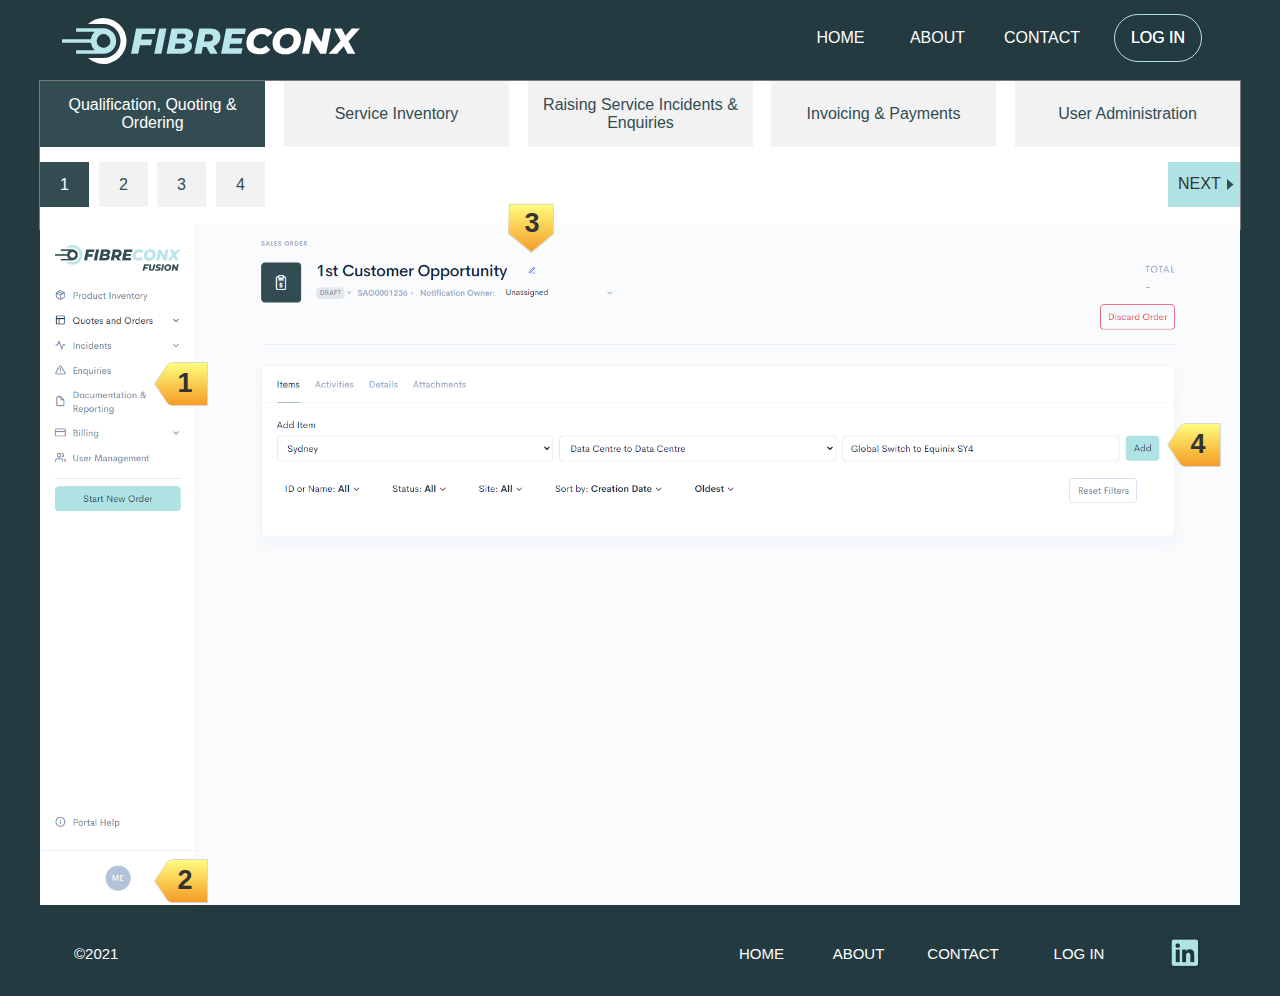
<file: resources/reload.html>
﻿<html>
	<head>
		<title></title>
	</head>
	<body>
	
	<script language="javascript">
	function getUrl() {
      var query = window.location.hash.substring(1);
      var vars = query.split("&&&");
      for (var i=0;i<vars.length;i++) {
        var url = vars[i];
        return decodeURI(url).replace("html%23","html#");
      } 
    }

    var rel = '../';
    var url = getUrl();
    if (url.indexOf(":") > 0 && url.indexOf(":") < 10) rel = '';
	self.location.href = rel + url;
	</script>
	
	</body>
</html>
</file>
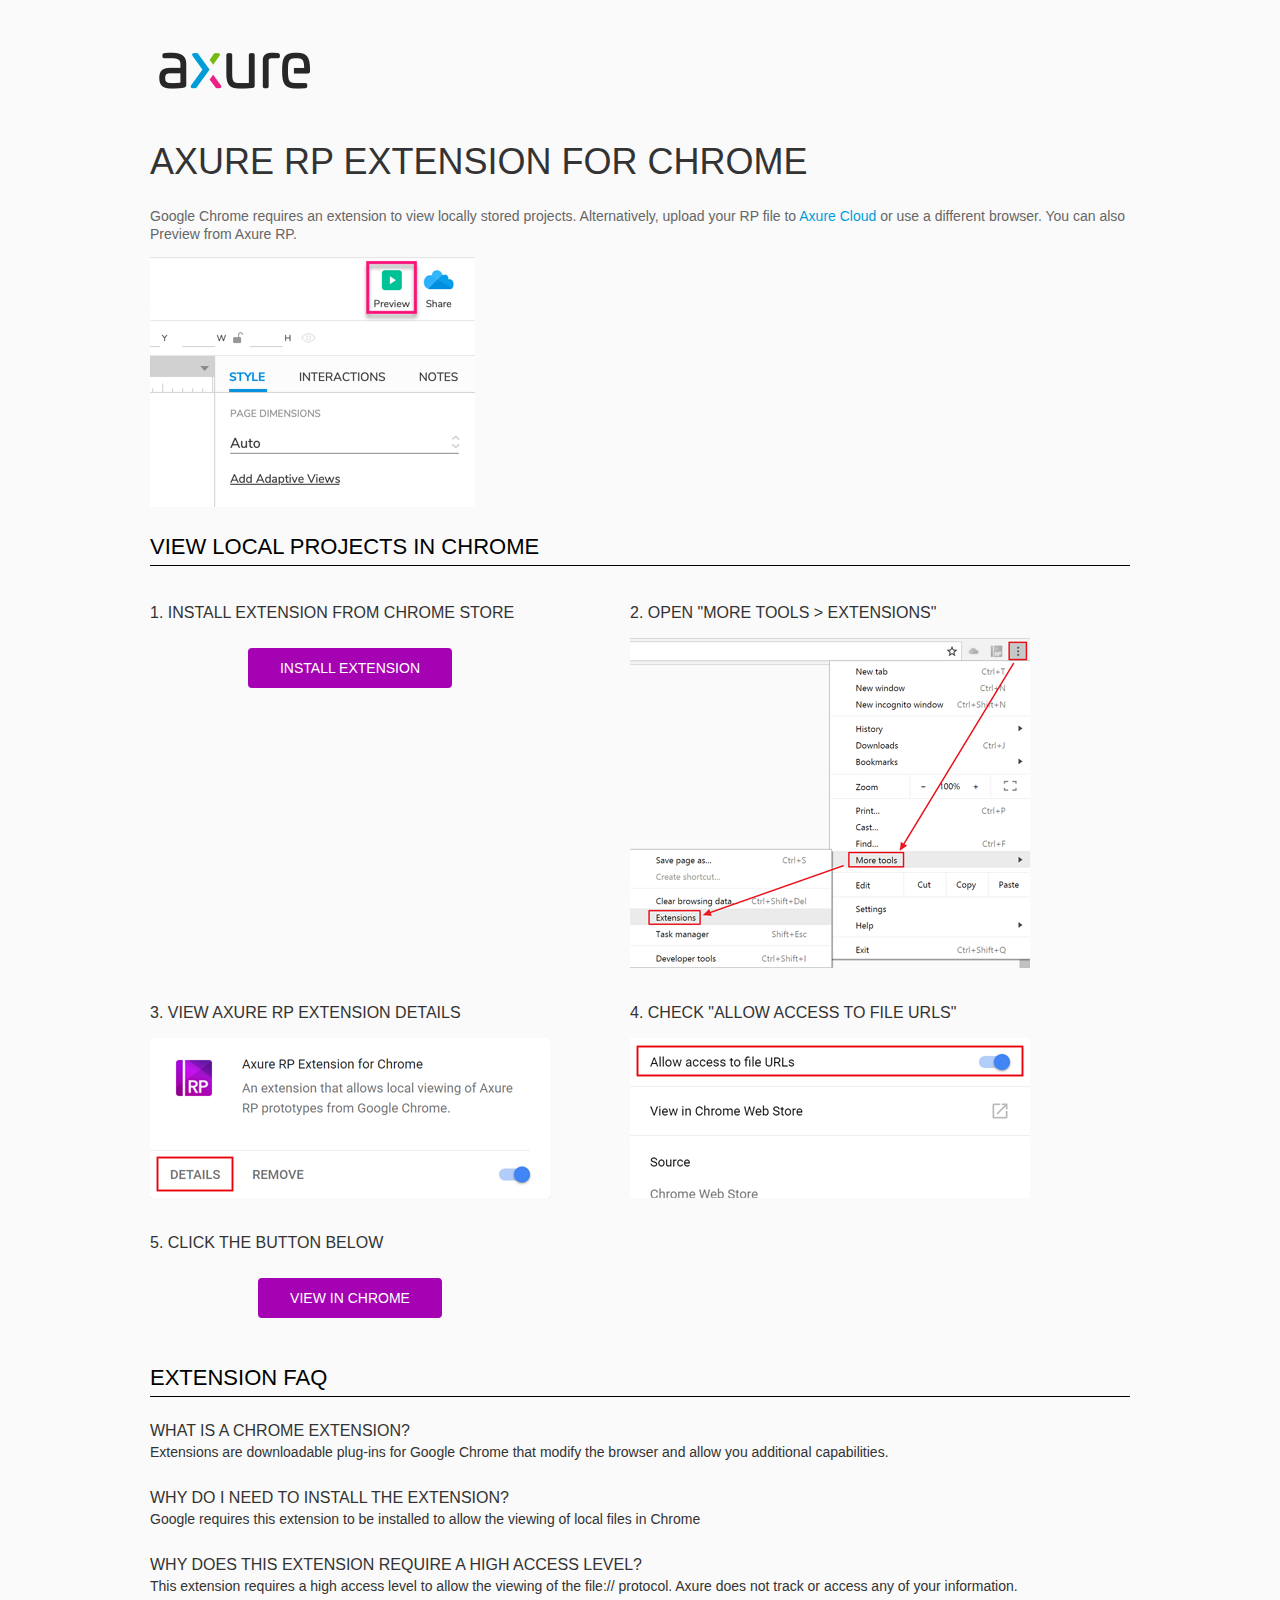
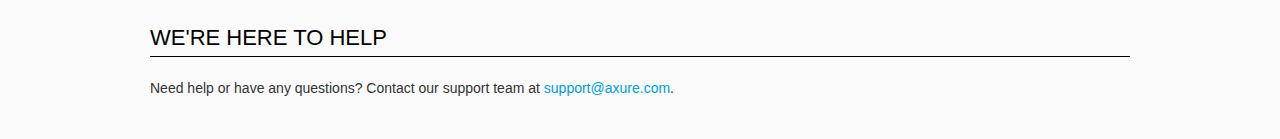
<file: resources/chrome/chrome.html>
<html>
<head>
    <title>Install the Axure RP Chrome Extension</title>
    <style type="text/css">
        *
        {
            font-family: NunitoSans, Helvetica, Arial, sans-serif;
        }
        body
        {
            text-align: center;
            background-color: #fafafa;
        }
        p
        {
            font-size: 14px;
            line-height: 18px;
            color: #333333;
        }
        div.container
        {
            width: 980px;
            margin-left: auto;
            margin-right: auto;
            text-align: left;
        }
        a
        {
            text-decoration: none;
            color: #009dda;
        }
        .button
        {
            background: #A502B3;
            font: normal 16px Arial, sans-serif;
            color: #FFFFFF;
            padding: 10px 30px 10px 30px;
            border: 2px solid #A502B3;
            display: inline-block;
            margin-top: 10px;
            text-transform: uppercase;
            font-size: 14px;
	    border-radius: 4px;
        }
        a:hover.button
        {
            border: 2px solid #A502B3;
	    color: #A502B3;
	    background-color: #FFFFFF;
        }
        div.left
        {
            width: 400px;
            float: left;
            margin-right: 80px;
        }
        div.right
        {
            width: 400px;
            float: left;
        }
        div.buttonContainer
        {
            text-align: center;
        }
        h1
        {
            font-size: 36px;
            color: #333333;
            line-height: 50px;
            margin-bottom: 20px;
            font-weight: normal;
        }
        h2
        {
            font-size: 24px;
            font-weight: normal;
            color: #08639C;
            text-align: center;
        }
        h3
        {
            font-size: 16px;
            color: #333333;
            font-weight: normal;
	    text-transform: uppercase;
        }
        .heading
        {
            border-bottom: 1px solid black;
	    height: 36px;
            line-height: 36px;
            font-size: 22px;
            color: #000000;

        }
        span.faq
        {
            font-size: 16px;
	    line-height: 24px;
            font-weight: normal;
	    text-transform: uppercase;
            color: #333333;
            display: block;
        }
    </style>
</head>
<body>
    <div class="container">
        <br />
        <br />
        <img src="axure_logo.png" alt="axure" />
        <br />
	<br />
        <h1>
            AXURE RP EXTENSION FOR CHROME</h1>
        <p style="font-size: 14px; color: #666666; margin-top: 10px;">
            Google Chrome requires an extension to view locally stored projects. Alternatively,
            upload your RP file to <a href="https://www.axure.cloud">Axure Cloud</a> or use a different
            browser. You can also Preview from Axure RP.</p>
            <img src="preview-rp.png" alt="preview"/>
        <h3 class="heading">
            VIEW LOCAL PROJECTS IN CHROME</h3>
        <div class="left">
            <h3>
                1. Install Extension from Chrome Store</h3>
            <div class="buttonContainer">
                <a class="button" href="https://chrome.google.com/webstore/detail/dogkpdfcklifaemcdfbildhcofnopogp"
                    target="_blank">Install Extension</a>
            </div>
        </div>
        <div class="right">
            <h3>
                2. Open "More Tools > Extensions"</h3>
            <img src="extensions.png" alt="extensions"/>
        </div>
        <div style="clear: both; height: 20px;">
            &nbsp;</div>
       <div class="left">
            <h3>
                3. View Axure RP Extension Details</h3>
            <img src="details.png" alt="extension details"/>
            </div>
	<div class="right">
            <h3>
                4. Check "Allow access to file URLs"</h3>
            <img src="allow-access.png" alt="allow access"/>
        </div>
   <div style="clear: both; height: 20px;">
            &nbsp;</div>
        <div class="left">
            <h3>
                5. Click the button below</h3>
            <div class="buttonContainer">
                <a class="button" href="../../start.html">View in Chrome</a>
            </div>
        </div>
        <div style="clear: both; height: 20px;">
        </div>
        <h3 class="heading">
            EXTENSION FAQ</h3>
        <p>
            <span class="faq">What is a Chrome Extension?</span> Extensions are downloadable
            plug-ins for Google Chrome that modify the browser
            and allow you additional capabilities.
        </p>
        <p style="margin-top: 25px;">
            <span class="faq">Why do I need to install the extension?</span> Google requires
            this extension to be installed to allow the viewing of local files in
            Chrome
        </p>
        <p style="margin-top: 25px; margin-bottom: 25px;">
            <span class="faq">Why does this extension require a high access level?</span> This
            extension requires a high access level to allow the viewing of the file://
            protocol. Axure does not track or access any of your information.
        </p>
        <h3 class="heading">
           WE'RE HERE TO HELP</h3>
        <p>
            Need help or have any questions? Contact our support team at <a href="mailto:support@axure.com">
                support@axure.com</a>.
        </p>
        <div style="clear: both; height: 20px;">
        </div>
    </div>
</body>
</html>
</file>
<file: resources/css/axure_rp_page.css>
﻿/* so the window resize fires within a frame in IE7 */
html, body {
    height: 100%;
}

.mobileFrameCursor div * {
    cursor: inherit !important;
}

a {
    color: inherit;
}

p {
    margin: 0px;
    text-rendering: optimizeLegibility;
    font-feature-settings: "kern" 1;
    -webkit-font-feature-settings: "kern";
    -moz-font-feature-settings: "kern";
    -moz-font-feature-settings: "kern=1";
    font-kerning: normal;
}

ul {
    margin:0px;
}

iframe {
    background: #FFFFFF;
}

/* to match IE with C, FF */
input {
    padding: 1px 0px 1px 0px;
    box-sizing: border-box;
    -moz-box-sizing: border-box;
}

input[type=text]::-ms-clear {
    width: 0;
    height: 0;
    display: none;
}

textarea {
    margin: 0px;
    box-sizing: border-box;
    -moz-box-sizing: border-box;
}

.focused:focus, .selectedFocused:focus {
    outline: none;
}

div.intcases {
    font-family: arial; 
    font-size: 12px;
    text-align:left; 
    border:1px solid #AAA; 
    background:#FFF none repeat scroll 0% 0%; 
    z-index:9999; 
    visibility:hidden; 
    position:absolute;
    padding: 0px;
    border-radius: 3px;
    white-space: nowrap;
}

div.intcaselink {
    cursor: pointer;
    padding: 3px 8px 3px 8px;
    margin: 5px;
    background:#EEE none repeat scroll 0% 0%; 
    border:1px solid #AAA;
    border-radius: 3px;
}

div.refpageimage {
    position: absolute;
    left: 0px;
    top: 0px;
    font-size: 0px;
    width: 16px;
    height: 16px;
    cursor: pointer;
    background-image: url(images/newwindow.gif);
    background-repeat: no-repeat;
}

div.annnoteimage {
    position: absolute;
    left: 0px;
    top: 0px;
    font-size: 0px;
    /*width: 16px;
    height: 12px;*/
    cursor: help;
    /*background-image: url(images/note.gif);*/
    /*background-repeat: no-repeat;*/
    width: 13px;
    height: 12px;
    padding-top: 1px;
    text-align: center;
    background-color: #138CDD;
    -moz-box-shadow: 1px 1px 3px #aaa;
    -webkit-box-shadow: 1px 1px 3px #aaa;
    box-shadow: 1px 1px 3px #aaa;
}

div.annnoteline {
    display: inline-block;
    width: 9px;
    height: 1px;
    border-bottom: 1px solid white;
    margin-top: 1px;
}

div.annnotelabel {
    /*position: absolute;
    left: 0px;
    top: 0px;*/
    font-family: Helvetica,Arial;
    white-space: nowrap;
    
    padding-top: 1px;
    background-color: #fff849;
    font-size: 10px;
    font-weight: bold;
    line-height: 14px;
    margin-right: 3px;
    padding: 0px 4px;
    color: #000;

    -moz-box-shadow: 1px 1px 3px #aaa;
    -webkit-box-shadow: 1px 1px 3px #aaa;
    box-shadow: 1px 1px 3px #aaa;
}

div.annnote {
    display: flex;
    position: absolute;
    cursor: help;
    line-height: 14px;
}

.annotation {
    font-size: 12px;
    padding-left: 2px;
    margin-bottom: 5px;
}

.annotationName {
    /*font-size: 13px;
    font-weight: bold;
    margin-bottom: 3px;
    white-space: nowrap;*/

    font-family: 'Trebuchet MS';
    font-size: 14px;
    font-weight: bold;
    margin-bottom: 5px;
    white-space: nowrap;
}

.annotationValue {
    font-family: Arial, Helvetica, Sans-Serif;
    font-size: 12px;
    color: #4a4a4a;
    line-height: 21px;
    margin-bottom: 20px;
}

.noteLink {
    text-decoration: inherit;
    color: inherit;
}

.noteLink:hover {
    background-color: white;
}

/* this is a fix for the issue where dialogs jump around and takes the text-align from the body */
.dialogFix {
    position:absolute;
    text-align:left;
    border: 1px solid #8f949a;
}


@keyframes pulsate {
  from {
    box-shadow: 0 0 10px #15d6ba;
  }
  to {
    box-shadow: 0 0 20px #15d6ba;
  }
}

@-webkit-keyframes pulsate {
  from {
    -webkit-box-shadow: 0 0 10px #15d6ba;
    box-shadow: 0 0 10px #15d6ba;
  }
  to {
    -webkit-box-shadow: 0 0 20px #15d6ba;
    box-shadow: 0 0 20px #15d6ba;
  }
}
 
@-moz-keyframes pulsate {
  from {
    -moz-box-shadow: 0 0 10px #15d6ba;
    box-shadow: 0 0 10px #15d6ba;
  }
  to {
    -moz-box-shadow: 0 0 20px #15d6ba;
    box-shadow: 0 0 20px #15d6ba;
  }
}

.legacyPulsateBorder {
    /*border: 5px solid #15d6ba;
    margin: -5px;*/
    -moz-box-shadow: 0 0 10px 3px #15d6ba;
    box-shadow: 0 0 10px 3px #15d6ba;
}

.pulsateBorder {
  animation-name: pulsate;
  animation-timing-function: ease-in-out;
  animation-duration: 0.9s;
  animation-iteration-count: infinite;
  animation-direction: alternate;
  
  -webkit-animation-name: pulsate;
  -webkit-animation-timing-function: ease-in-out;
  -webkit-animation-duration: 0.9s;
  -webkit-animation-iteration-count: infinite;
  -webkit-animation-direction: alternate;

  -moz-animation-name: pulsate;
  -moz-animation-timing-function: ease-in-out;
  -moz-animation-duration: 0.9s;
  -moz-animation-iteration-count: infinite;
  -moz-animation-direction: alternate;
}

.ax_default_hidden, .ax_default_unplaced{
    display: none;
    visibility: hidden;
}

.widgetNoteSelected {
    -moz-box-shadow: 0 0 10px 3px #138CDD;
    box-shadow: 0 0 10px 3px #138CDD;
    /*-moz-box-shadow: 0 0 20px #3915d6;
    box-shadow: 0 0 20px #3915d6;*/
    /*border: 3px solid #3915d6;*/
    /*margin: -3px;*/
}


.singleImg {
    display: none;
    visibility: hidden;
}

#ios-safari {
    overflow: auto;
    -webkit-overflow-scrolling: touch;
}

#ios-safari-html {
    display: block;
    overflow: auto;
    -webkit-overflow-scrolling: touch;
    position: absolute;
    top: 0;
    left: 0;
    right: 0;
    bottom: 0;
}

#ios-safari-fixed {
    position: absolute;
    pointer-events: none;
    width: initial;
}

#ios-safari-fixed div {
    pointer-events: auto;
}
</file>
<file: data/styles.css>
﻿.ax_default {
  font-family:'ArialMT', 'Arial', sans-serif;
  font-weight:400;
  font-style:normal;
  font-size:13px;
  letter-spacing:normal;
  color:#333333;
  vertical-align:none;
  text-align:center;
  line-height:normal;
  text-transform:none;
}
.shape {
}
.image {
}
.heading_1 {
  font-family:'ArialMT', 'Arial', sans-serif;
  font-weight:bold;
  font-style:normal;
  font-size:32px;
  text-align:left;
}
.heading_2 {
  font-family:'ArialMT', 'Arial', sans-serif;
  font-weight:bold;
  font-style:normal;
  font-size:24px;
  text-align:left;
}
.heading_3 {
  font-family:'ArialMT', 'Arial', sans-serif;
  font-weight:bold;
  font-style:normal;
  font-size:18px;
  text-align:left;
}
.heading_4 {
  font-family:'ArialMT', 'Arial', sans-serif;
  font-weight:bold;
  font-style:normal;
  font-size:14px;
  text-align:left;
}
.heading_5 {
  font-family:'ArialMT', 'Arial', sans-serif;
  font-weight:bold;
  font-style:normal;
  text-align:left;
}
.heading_6 {
  font-family:'ArialMT', 'Arial', sans-serif;
  font-weight:bold;
  font-style:normal;
  font-size:10px;
  text-align:left;
}
.paragraph {
  text-align:left;
}
.form_hint {
  color:#999999;
}
.form_disabled {
}
.flow_shape {
}
textarea, select, input, button { outline: none; }
</file>
<file: files/index/styles.css>
﻿body {
  margin:0px;
  background-color:rgba(35, 58, 64, 1);
  background-image:none;
  position:relative;
  left:0px;
  width:1200px;
  margin-left:auto;
  margin-right:auto;
  text-align:left;
}
.form_sketch {
  border-color:transparent;
  background-color:transparent;
}
#base {
  position:absolute;
  z-index:0;
}
#u1_div {
  border-width:0px;
  position:absolute;
  left:0px;
  top:0px;
  width:1202px;
  height:150px;
  background:inherit;
  background-color:rgba(255, 255, 255, 1);
  box-sizing:border-box;
  border-width:1px;
  border-style:solid;
  border-color:rgba(121, 121, 121, 1);
  border-radius:0px;
  -moz-box-shadow:none;
  -webkit-box-shadow:none;
  box-shadow:none;
}
#u1 {
  border-width:0px;
  position:absolute;
  left:-1px;
  top:80px;
  width:1202px;
  height:150px;
  display:flex;
}
#u1 .text {
  position:absolute;
  align-self:center;
  padding:2px 2px 2px 2px;
  box-sizing:border-box;
  width:100%;
}
#u1_text {
  border-width:0px;
  word-wrap:break-word;
  text-transform:none;
  visibility:hidden;
}
#u2 {
  position:absolute;
  left:0px;
  top:81px;
}
#u2_state0 {
  position:relative;
  left:0px;
  top:0px;
  width:1200px;
  height:66px;
  background-image:none;
  border:none;
  border-radius:0px;
  -moz-box-shadow:none;
  -webkit-box-shadow:none;
  box-shadow:none;
}
#u2_state0_content {
  border-width:0px;
  position:absolute;
  left:0px;
  top:0px;
  width:1px;
  height:1px;
}
#u3_div {
  border-width:0px;
  position:absolute;
  left:0px;
  top:0px;
  width:225px;
  height:66px;
  background:inherit;
  background-color:rgba(242, 242, 242, 1);
  border:none;
  border-radius:0px;
  -moz-box-shadow:none;
  -webkit-box-shadow:none;
  box-shadow:none;
  font-family:'Montserrat-Regular', 'Montserrat', sans-serif;
  font-weight:400;
  font-style:normal;
  font-size:16px;
  color:#324C52;
}
#u3 {
  border-width:0px;
  position:absolute;
  left:0px;
  top:0px;
  width:225px;
  height:66px;
  display:flex;
  font-family:'Montserrat-Regular', 'Montserrat', sans-serif;
  font-weight:400;
  font-style:normal;
  font-size:16px;
  color:#324C52;
}
#u3 .text {
  position:absolute;
  align-self:center;
  padding:2px 5px 2px 5px;
  box-sizing:border-box;
  width:100%;
}
#u3_div.mouseOver {
  border-width:0px;
  position:absolute;
  left:0px;
  top:0px;
  width:225px;
  height:66px;
  background:inherit;
  background-color:rgba(50, 76, 82, 1);
  border:none;
  border-radius:0px;
  -moz-box-shadow:none;
  -webkit-box-shadow:none;
  box-shadow:none;
  font-family:'Montserrat-Regular', 'Montserrat', sans-serif;
  font-weight:400;
  font-style:normal;
  font-size:16px;
  color:#324C52;
}
#u3.mouseOver {
}
#u3_text {
  border-width:0px;
  word-wrap:break-word;
  text-transform:none;
}
#u4_div {
  border-width:0px;
  position:absolute;
  left:0px;
  top:0px;
  width:225px;
  height:66px;
  background:inherit;
  background-color:rgba(242, 242, 242, 1);
  border:none;
  border-radius:0px;
  -moz-box-shadow:none;
  -webkit-box-shadow:none;
  box-shadow:none;
  font-family:'Montserrat-Regular', 'Montserrat', sans-serif;
  font-weight:400;
  font-style:normal;
  font-size:16px;
  color:#324C52;
}
#u4 {
  border-width:0px;
  position:absolute;
  left:244px;
  top:0px;
  width:225px;
  height:66px;
  display:flex;
  font-family:'Montserrat-Regular', 'Montserrat', sans-serif;
  font-weight:400;
  font-style:normal;
  font-size:16px;
  color:#324C52;
}
#u4 .text {
  position:absolute;
  align-self:center;
  padding:2px 5px 2px 5px;
  box-sizing:border-box;
  width:100%;
}
#u4_div.mouseOver {
  border-width:0px;
  position:absolute;
  left:0px;
  top:0px;
  width:225px;
  height:66px;
  background:inherit;
  background-color:rgba(50, 76, 82, 1);
  border:none;
  border-radius:0px;
  -moz-box-shadow:none;
  -webkit-box-shadow:none;
  box-shadow:none;
  font-family:'Montserrat-Regular', 'Montserrat', sans-serif;
  font-weight:400;
  font-style:normal;
  font-size:16px;
  color:#324C52;
}
#u4.mouseOver {
}
#u4_text {
  border-width:0px;
  word-wrap:break-word;
  text-transform:none;
}
#u5_div {
  border-width:0px;
  position:absolute;
  left:0px;
  top:0px;
  width:225px;
  height:66px;
  background:inherit;
  background-color:rgba(242, 242, 242, 1);
  border:none;
  border-radius:0px;
  -moz-box-shadow:none;
  -webkit-box-shadow:none;
  box-shadow:none;
  font-family:'Montserrat-Regular', 'Montserrat', sans-serif;
  font-weight:400;
  font-style:normal;
  font-size:16px;
  color:#324C52;
}
#u5 {
  border-width:0px;
  position:absolute;
  left:488px;
  top:0px;
  width:225px;
  height:66px;
  display:flex;
  font-family:'Montserrat-Regular', 'Montserrat', sans-serif;
  font-weight:400;
  font-style:normal;
  font-size:16px;
  color:#324C52;
}
#u5 .text {
  position:absolute;
  align-self:center;
  padding:2px 10px 2px 10px;
  box-sizing:border-box;
  width:100%;
}
#u5_div.mouseOver {
  border-width:0px;
  position:absolute;
  left:0px;
  top:0px;
  width:225px;
  height:66px;
  background:inherit;
  background-color:rgba(50, 76, 82, 1);
  border:none;
  border-radius:0px;
  -moz-box-shadow:none;
  -webkit-box-shadow:none;
  box-shadow:none;
  font-family:'Montserrat-Regular', 'Montserrat', sans-serif;
  font-weight:400;
  font-style:normal;
  font-size:16px;
  color:#324C52;
}
#u5.mouseOver {
}
#u5_text {
  border-width:0px;
  word-wrap:break-word;
  text-transform:none;
}
#u6_div {
  border-width:0px;
  position:absolute;
  left:0px;
  top:0px;
  width:225px;
  height:66px;
  background:inherit;
  background-color:rgba(242, 242, 242, 1);
  border:none;
  border-radius:0px;
  -moz-box-shadow:none;
  -webkit-box-shadow:none;
  box-shadow:none;
  font-family:'Montserrat-Regular', 'Montserrat', sans-serif;
  font-weight:400;
  font-style:normal;
  font-size:16px;
  color:#324C52;
}
#u6 {
  border-width:0px;
  position:absolute;
  left:731px;
  top:0px;
  width:225px;
  height:66px;
  display:flex;
  font-family:'Montserrat-Regular', 'Montserrat', sans-serif;
  font-weight:400;
  font-style:normal;
  font-size:16px;
  color:#324C52;
}
#u6 .text {
  position:absolute;
  align-self:center;
  padding:2px 5px 2px 5px;
  box-sizing:border-box;
  width:100%;
}
#u6_div.mouseOver {
  border-width:0px;
  position:absolute;
  left:0px;
  top:0px;
  width:225px;
  height:66px;
  background:inherit;
  background-color:rgba(50, 76, 82, 1);
  border:none;
  border-radius:0px;
  -moz-box-shadow:none;
  -webkit-box-shadow:none;
  box-shadow:none;
  font-family:'Montserrat-Regular', 'Montserrat', sans-serif;
  font-weight:400;
  font-style:normal;
  font-size:16px;
  color:#324C52;
}
#u6.mouseOver {
}
#u6_text {
  border-width:0px;
  word-wrap:break-word;
  text-transform:none;
}
#u7_div {
  border-width:0px;
  position:absolute;
  left:0px;
  top:0px;
  width:225px;
  height:66px;
  background:inherit;
  background-color:rgba(242, 242, 242, 1);
  border:none;
  border-radius:0px;
  -moz-box-shadow:none;
  -webkit-box-shadow:none;
  box-shadow:none;
  font-family:'Montserrat-Regular', 'Montserrat', sans-serif;
  font-weight:400;
  font-style:normal;
  font-size:16px;
  color:#324C52;
}
#u7 {
  border-width:0px;
  position:absolute;
  left:975px;
  top:0px;
  width:225px;
  height:66px;
  display:flex;
  font-family:'Montserrat-Regular', 'Montserrat', sans-serif;
  font-weight:400;
  font-style:normal;
  font-size:16px;
  color:#324C52;
}
#u7 .text {
  position:absolute;
  align-self:center;
  padding:2px 5px 2px 5px;
  box-sizing:border-box;
  width:100%;
}
#u7_div.mouseOver {
  border-width:0px;
  position:absolute;
  left:0px;
  top:0px;
  width:225px;
  height:66px;
  background:inherit;
  background-color:rgba(50, 76, 82, 1);
  border:none;
  border-radius:0px;
  -moz-box-shadow:none;
  -webkit-box-shadow:none;
  box-shadow:none;
  font-family:'Montserrat-Regular', 'Montserrat', sans-serif;
  font-weight:400;
  font-style:normal;
  font-size:16px;
  color:#324C52;
}
#u7.mouseOver {
}
#u7_text {
  border-width:0px;
  word-wrap:break-word;
  text-transform:none;
}
#u2_state1 {
  position:relative;
  left:0px;
  top:0px;
  width:1200px;
  height:66px;
  background-image:none;
  border:none;
  border-radius:0px;
  -moz-box-shadow:none;
  -webkit-box-shadow:none;
  box-shadow:none;
  visibility:hidden;
}
#u2_state1_content {
  border-width:0px;
  position:absolute;
  left:0px;
  top:0px;
  width:1px;
  height:1px;
}
#u8_div {
  border-width:0px;
  position:absolute;
  left:0px;
  top:0px;
  width:225px;
  height:66px;
  background:inherit;
  background-color:rgba(50, 76, 82, 1);
  border:none;
  border-radius:0px;
  -moz-box-shadow:none;
  -webkit-box-shadow:none;
  box-shadow:none;
  font-family:'Montserrat-Regular', 'Montserrat', sans-serif;
  font-weight:400;
  font-style:normal;
  font-size:16px;
  color:#FFFFFF;
}
#u8 {
  border-width:0px;
  position:absolute;
  left:0px;
  top:0px;
  width:225px;
  height:66px;
  display:flex;
  font-family:'Montserrat-Regular', 'Montserrat', sans-serif;
  font-weight:400;
  font-style:normal;
  font-size:16px;
  color:#FFFFFF;
}
#u8 .text {
  position:absolute;
  align-self:center;
  padding:2px 5px 2px 5px;
  box-sizing:border-box;
  width:100%;
}
#u8_div.mouseOver {
  border-width:0px;
  position:absolute;
  left:0px;
  top:0px;
  width:225px;
  height:66px;
  background:inherit;
  background-color:rgba(50, 76, 82, 1);
  border:none;
  border-radius:0px;
  -moz-box-shadow:none;
  -webkit-box-shadow:none;
  box-shadow:none;
  font-family:'Montserrat-Regular', 'Montserrat', sans-serif;
  font-weight:400;
  font-style:normal;
  font-size:16px;
  color:#FFFFFF;
}
#u8.mouseOver {
}
#u8_text {
  border-width:0px;
  word-wrap:break-word;
  text-transform:none;
}
#u9_div {
  border-width:0px;
  position:absolute;
  left:0px;
  top:0px;
  width:225px;
  height:66px;
  background:inherit;
  background-color:rgba(242, 242, 242, 1);
  border:none;
  border-radius:0px;
  -moz-box-shadow:none;
  -webkit-box-shadow:none;
  box-shadow:none;
  font-family:'Montserrat-Regular', 'Montserrat', sans-serif;
  font-weight:400;
  font-style:normal;
  font-size:16px;
  color:#324C52;
}
#u9 {
  border-width:0px;
  position:absolute;
  left:244px;
  top:0px;
  width:225px;
  height:66px;
  display:flex;
  font-family:'Montserrat-Regular', 'Montserrat', sans-serif;
  font-weight:400;
  font-style:normal;
  font-size:16px;
  color:#324C52;
}
#u9 .text {
  position:absolute;
  align-self:center;
  padding:2px 5px 2px 5px;
  box-sizing:border-box;
  width:100%;
}
#u9_div.mouseOver {
  border-width:0px;
  position:absolute;
  left:0px;
  top:0px;
  width:225px;
  height:66px;
  background:inherit;
  background-color:rgba(50, 76, 82, 1);
  border:none;
  border-radius:0px;
  -moz-box-shadow:none;
  -webkit-box-shadow:none;
  box-shadow:none;
  font-family:'Montserrat-Regular', 'Montserrat', sans-serif;
  font-weight:400;
  font-style:normal;
  font-size:16px;
  color:#324C52;
}
#u9.mouseOver {
}
#u9_text {
  border-width:0px;
  word-wrap:break-word;
  text-transform:none;
}
#u10_div {
  border-width:0px;
  position:absolute;
  left:0px;
  top:0px;
  width:225px;
  height:66px;
  background:inherit;
  background-color:rgba(242, 242, 242, 1);
  border:none;
  border-radius:0px;
  -moz-box-shadow:none;
  -webkit-box-shadow:none;
  box-shadow:none;
  font-family:'Montserrat-Regular', 'Montserrat', sans-serif;
  font-weight:400;
  font-style:normal;
  font-size:16px;
  color:#324C52;
}
#u10 {
  border-width:0px;
  position:absolute;
  left:488px;
  top:0px;
  width:225px;
  height:66px;
  display:flex;
  font-family:'Montserrat-Regular', 'Montserrat', sans-serif;
  font-weight:400;
  font-style:normal;
  font-size:16px;
  color:#324C52;
}
#u10 .text {
  position:absolute;
  align-self:center;
  padding:2px 10px 2px 10px;
  box-sizing:border-box;
  width:100%;
}
#u10_div.mouseOver {
  border-width:0px;
  position:absolute;
  left:0px;
  top:0px;
  width:225px;
  height:66px;
  background:inherit;
  background-color:rgba(50, 76, 82, 1);
  border:none;
  border-radius:0px;
  -moz-box-shadow:none;
  -webkit-box-shadow:none;
  box-shadow:none;
  font-family:'Montserrat-Regular', 'Montserrat', sans-serif;
  font-weight:400;
  font-style:normal;
  font-size:16px;
  color:#324C52;
}
#u10.mouseOver {
}
#u10_text {
  border-width:0px;
  word-wrap:break-word;
  text-transform:none;
}
#u11_div {
  border-width:0px;
  position:absolute;
  left:0px;
  top:0px;
  width:225px;
  height:66px;
  background:inherit;
  background-color:rgba(242, 242, 242, 1);
  border:none;
  border-radius:0px;
  -moz-box-shadow:none;
  -webkit-box-shadow:none;
  box-shadow:none;
  font-family:'Montserrat-Regular', 'Montserrat', sans-serif;
  font-weight:400;
  font-style:normal;
  font-size:16px;
  color:#324C52;
}
#u11 {
  border-width:0px;
  position:absolute;
  left:731px;
  top:0px;
  width:225px;
  height:66px;
  display:flex;
  font-family:'Montserrat-Regular', 'Montserrat', sans-serif;
  font-weight:400;
  font-style:normal;
  font-size:16px;
  color:#324C52;
}
#u11 .text {
  position:absolute;
  align-self:center;
  padding:2px 5px 2px 5px;
  box-sizing:border-box;
  width:100%;
}
#u11_div.mouseOver {
  border-width:0px;
  position:absolute;
  left:0px;
  top:0px;
  width:225px;
  height:66px;
  background:inherit;
  background-color:rgba(50, 76, 82, 1);
  border:none;
  border-radius:0px;
  -moz-box-shadow:none;
  -webkit-box-shadow:none;
  box-shadow:none;
  font-family:'Montserrat-Regular', 'Montserrat', sans-serif;
  font-weight:400;
  font-style:normal;
  font-size:16px;
  color:#324C52;
}
#u11.mouseOver {
}
#u11_text {
  border-width:0px;
  word-wrap:break-word;
  text-transform:none;
}
#u12_div {
  border-width:0px;
  position:absolute;
  left:0px;
  top:0px;
  width:225px;
  height:66px;
  background:inherit;
  background-color:rgba(242, 242, 242, 1);
  border:none;
  border-radius:0px;
  -moz-box-shadow:none;
  -webkit-box-shadow:none;
  box-shadow:none;
  font-family:'Montserrat-Regular', 'Montserrat', sans-serif;
  font-weight:400;
  font-style:normal;
  font-size:16px;
  color:#324C52;
}
#u12 {
  border-width:0px;
  position:absolute;
  left:975px;
  top:0px;
  width:225px;
  height:66px;
  display:flex;
  font-family:'Montserrat-Regular', 'Montserrat', sans-serif;
  font-weight:400;
  font-style:normal;
  font-size:16px;
  color:#324C52;
}
#u12 .text {
  position:absolute;
  align-self:center;
  padding:2px 5px 2px 5px;
  box-sizing:border-box;
  width:100%;
}
#u12_div.mouseOver {
  border-width:0px;
  position:absolute;
  left:0px;
  top:0px;
  width:225px;
  height:66px;
  background:inherit;
  background-color:rgba(50, 76, 82, 1);
  border:none;
  border-radius:0px;
  -moz-box-shadow:none;
  -webkit-box-shadow:none;
  box-shadow:none;
  font-family:'Montserrat-Regular', 'Montserrat', sans-serif;
  font-weight:400;
  font-style:normal;
  font-size:16px;
  color:#324C52;
}
#u12.mouseOver {
}
#u12_text {
  border-width:0px;
  word-wrap:break-word;
  text-transform:none;
}
#u2_state2 {
  position:relative;
  left:0px;
  top:0px;
  width:1200px;
  height:66px;
  background-image:none;
  border:none;
  border-radius:0px;
  -moz-box-shadow:none;
  -webkit-box-shadow:none;
  box-shadow:none;
  visibility:hidden;
}
#u2_state2_content {
  border-width:0px;
  position:absolute;
  left:0px;
  top:0px;
  width:1px;
  height:1px;
}
#u13_div {
  border-width:0px;
  position:absolute;
  left:0px;
  top:0px;
  width:225px;
  height:66px;
  background:inherit;
  background-color:rgba(242, 242, 242, 1);
  border:none;
  border-radius:0px;
  -moz-box-shadow:none;
  -webkit-box-shadow:none;
  box-shadow:none;
  font-family:'Montserrat-Regular', 'Montserrat', sans-serif;
  font-weight:400;
  font-style:normal;
  font-size:16px;
  color:#324C52;
}
#u13 {
  border-width:0px;
  position:absolute;
  left:0px;
  top:0px;
  width:225px;
  height:66px;
  display:flex;
  font-family:'Montserrat-Regular', 'Montserrat', sans-serif;
  font-weight:400;
  font-style:normal;
  font-size:16px;
  color:#324C52;
}
#u13 .text {
  position:absolute;
  align-self:center;
  padding:2px 5px 2px 5px;
  box-sizing:border-box;
  width:100%;
}
#u13_div.mouseOver {
  border-width:0px;
  position:absolute;
  left:0px;
  top:0px;
  width:225px;
  height:66px;
  background:inherit;
  background-color:rgba(50, 76, 82, 1);
  border:none;
  border-radius:0px;
  -moz-box-shadow:none;
  -webkit-box-shadow:none;
  box-shadow:none;
  font-family:'Montserrat-Regular', 'Montserrat', sans-serif;
  font-weight:400;
  font-style:normal;
  font-size:16px;
  color:#324C52;
}
#u13.mouseOver {
}
#u13_text {
  border-width:0px;
  word-wrap:break-word;
  text-transform:none;
}
#u14_div {
  border-width:0px;
  position:absolute;
  left:0px;
  top:0px;
  width:225px;
  height:66px;
  background:inherit;
  background-color:rgba(50, 76, 82, 1);
  border:none;
  border-radius:0px;
  -moz-box-shadow:none;
  -webkit-box-shadow:none;
  box-shadow:none;
  font-family:'Montserrat-Regular', 'Montserrat', sans-serif;
  font-weight:400;
  font-style:normal;
  font-size:16px;
  color:#FFFFFF;
}
#u14 {
  border-width:0px;
  position:absolute;
  left:244px;
  top:0px;
  width:225px;
  height:66px;
  display:flex;
  font-family:'Montserrat-Regular', 'Montserrat', sans-serif;
  font-weight:400;
  font-style:normal;
  font-size:16px;
  color:#FFFFFF;
}
#u14 .text {
  position:absolute;
  align-self:center;
  padding:2px 5px 2px 5px;
  box-sizing:border-box;
  width:100%;
}
#u14_div.mouseOver {
  border-width:0px;
  position:absolute;
  left:0px;
  top:0px;
  width:225px;
  height:66px;
  background:inherit;
  background-color:rgba(50, 76, 82, 1);
  border:none;
  border-radius:0px;
  -moz-box-shadow:none;
  -webkit-box-shadow:none;
  box-shadow:none;
  font-family:'Montserrat-Regular', 'Montserrat', sans-serif;
  font-weight:400;
  font-style:normal;
  font-size:16px;
  color:#FFFFFF;
}
#u14.mouseOver {
}
#u14_text {
  border-width:0px;
  word-wrap:break-word;
  text-transform:none;
}
#u15_div {
  border-width:0px;
  position:absolute;
  left:0px;
  top:0px;
  width:225px;
  height:66px;
  background:inherit;
  background-color:rgba(242, 242, 242, 1);
  border:none;
  border-radius:0px;
  -moz-box-shadow:none;
  -webkit-box-shadow:none;
  box-shadow:none;
  font-family:'Montserrat-Regular', 'Montserrat', sans-serif;
  font-weight:400;
  font-style:normal;
  font-size:16px;
  color:#324C52;
}
#u15 {
  border-width:0px;
  position:absolute;
  left:488px;
  top:0px;
  width:225px;
  height:66px;
  display:flex;
  font-family:'Montserrat-Regular', 'Montserrat', sans-serif;
  font-weight:400;
  font-style:normal;
  font-size:16px;
  color:#324C52;
}
#u15 .text {
  position:absolute;
  align-self:center;
  padding:2px 10px 2px 10px;
  box-sizing:border-box;
  width:100%;
}
#u15_div.mouseOver {
  border-width:0px;
  position:absolute;
  left:0px;
  top:0px;
  width:225px;
  height:66px;
  background:inherit;
  background-color:rgba(50, 76, 82, 1);
  border:none;
  border-radius:0px;
  -moz-box-shadow:none;
  -webkit-box-shadow:none;
  box-shadow:none;
  font-family:'Montserrat-Regular', 'Montserrat', sans-serif;
  font-weight:400;
  font-style:normal;
  font-size:16px;
  color:#324C52;
}
#u15.mouseOver {
}
#u15_text {
  border-width:0px;
  word-wrap:break-word;
  text-transform:none;
}
#u16_div {
  border-width:0px;
  position:absolute;
  left:0px;
  top:0px;
  width:225px;
  height:66px;
  background:inherit;
  background-color:rgba(242, 242, 242, 1);
  border:none;
  border-radius:0px;
  -moz-box-shadow:none;
  -webkit-box-shadow:none;
  box-shadow:none;
  font-family:'Montserrat-Regular', 'Montserrat', sans-serif;
  font-weight:400;
  font-style:normal;
  font-size:16px;
  color:#324C52;
}
#u16 {
  border-width:0px;
  position:absolute;
  left:731px;
  top:0px;
  width:225px;
  height:66px;
  display:flex;
  font-family:'Montserrat-Regular', 'Montserrat', sans-serif;
  font-weight:400;
  font-style:normal;
  font-size:16px;
  color:#324C52;
}
#u16 .text {
  position:absolute;
  align-self:center;
  padding:2px 5px 2px 5px;
  box-sizing:border-box;
  width:100%;
}
#u16_div.mouseOver {
  border-width:0px;
  position:absolute;
  left:0px;
  top:0px;
  width:225px;
  height:66px;
  background:inherit;
  background-color:rgba(50, 76, 82, 1);
  border:none;
  border-radius:0px;
  -moz-box-shadow:none;
  -webkit-box-shadow:none;
  box-shadow:none;
  font-family:'Montserrat-Regular', 'Montserrat', sans-serif;
  font-weight:400;
  font-style:normal;
  font-size:16px;
  color:#324C52;
}
#u16.mouseOver {
}
#u16_text {
  border-width:0px;
  word-wrap:break-word;
  text-transform:none;
}
#u17_div {
  border-width:0px;
  position:absolute;
  left:0px;
  top:0px;
  width:225px;
  height:66px;
  background:inherit;
  background-color:rgba(242, 242, 242, 1);
  border:none;
  border-radius:0px;
  -moz-box-shadow:none;
  -webkit-box-shadow:none;
  box-shadow:none;
  font-family:'Montserrat-Regular', 'Montserrat', sans-serif;
  font-weight:400;
  font-style:normal;
  font-size:16px;
  color:#324C52;
}
#u17 {
  border-width:0px;
  position:absolute;
  left:975px;
  top:0px;
  width:225px;
  height:66px;
  display:flex;
  font-family:'Montserrat-Regular', 'Montserrat', sans-serif;
  font-weight:400;
  font-style:normal;
  font-size:16px;
  color:#324C52;
}
#u17 .text {
  position:absolute;
  align-self:center;
  padding:2px 5px 2px 5px;
  box-sizing:border-box;
  width:100%;
}
#u17_div.mouseOver {
  border-width:0px;
  position:absolute;
  left:0px;
  top:0px;
  width:225px;
  height:66px;
  background:inherit;
  background-color:rgba(50, 76, 82, 1);
  border:none;
  border-radius:0px;
  -moz-box-shadow:none;
  -webkit-box-shadow:none;
  box-shadow:none;
  font-family:'Montserrat-Regular', 'Montserrat', sans-serif;
  font-weight:400;
  font-style:normal;
  font-size:16px;
  color:#324C52;
}
#u17.mouseOver {
}
#u17_text {
  border-width:0px;
  word-wrap:break-word;
  text-transform:none;
}
#u2_state3 {
  position:relative;
  left:0px;
  top:0px;
  width:1200px;
  height:66px;
  background-image:none;
  border:none;
  border-radius:0px;
  -moz-box-shadow:none;
  -webkit-box-shadow:none;
  box-shadow:none;
  visibility:hidden;
}
#u2_state3_content {
  border-width:0px;
  position:absolute;
  left:0px;
  top:0px;
  width:1px;
  height:1px;
}
#u18_div {
  border-width:0px;
  position:absolute;
  left:0px;
  top:0px;
  width:225px;
  height:66px;
  background:inherit;
  background-color:rgba(242, 242, 242, 1);
  border:none;
  border-radius:0px;
  -moz-box-shadow:none;
  -webkit-box-shadow:none;
  box-shadow:none;
  font-family:'Montserrat-Regular', 'Montserrat', sans-serif;
  font-weight:400;
  font-style:normal;
  font-size:16px;
  color:#324C52;
}
#u18 {
  border-width:0px;
  position:absolute;
  left:0px;
  top:0px;
  width:225px;
  height:66px;
  display:flex;
  font-family:'Montserrat-Regular', 'Montserrat', sans-serif;
  font-weight:400;
  font-style:normal;
  font-size:16px;
  color:#324C52;
}
#u18 .text {
  position:absolute;
  align-self:center;
  padding:2px 5px 2px 5px;
  box-sizing:border-box;
  width:100%;
}
#u18_div.mouseOver {
  border-width:0px;
  position:absolute;
  left:0px;
  top:0px;
  width:225px;
  height:66px;
  background:inherit;
  background-color:rgba(50, 76, 82, 1);
  border:none;
  border-radius:0px;
  -moz-box-shadow:none;
  -webkit-box-shadow:none;
  box-shadow:none;
  font-family:'Montserrat-Regular', 'Montserrat', sans-serif;
  font-weight:400;
  font-style:normal;
  font-size:16px;
  color:#324C52;
}
#u18.mouseOver {
}
#u18_text {
  border-width:0px;
  word-wrap:break-word;
  text-transform:none;
}
#u19_div {
  border-width:0px;
  position:absolute;
  left:0px;
  top:0px;
  width:225px;
  height:66px;
  background:inherit;
  background-color:rgba(242, 242, 242, 1);
  border:none;
  border-radius:0px;
  -moz-box-shadow:none;
  -webkit-box-shadow:none;
  box-shadow:none;
  font-family:'Montserrat-Regular', 'Montserrat', sans-serif;
  font-weight:400;
  font-style:normal;
  font-size:16px;
  color:#324C52;
}
#u19 {
  border-width:0px;
  position:absolute;
  left:244px;
  top:0px;
  width:225px;
  height:66px;
  display:flex;
  font-family:'Montserrat-Regular', 'Montserrat', sans-serif;
  font-weight:400;
  font-style:normal;
  font-size:16px;
  color:#324C52;
}
#u19 .text {
  position:absolute;
  align-self:center;
  padding:2px 5px 2px 5px;
  box-sizing:border-box;
  width:100%;
}
#u19_div.mouseOver {
  border-width:0px;
  position:absolute;
  left:0px;
  top:0px;
  width:225px;
  height:66px;
  background:inherit;
  background-color:rgba(50, 76, 82, 1);
  border:none;
  border-radius:0px;
  -moz-box-shadow:none;
  -webkit-box-shadow:none;
  box-shadow:none;
  font-family:'Montserrat-Regular', 'Montserrat', sans-serif;
  font-weight:400;
  font-style:normal;
  font-size:16px;
  color:#324C52;
}
#u19.mouseOver {
}
#u19_text {
  border-width:0px;
  word-wrap:break-word;
  text-transform:none;
}
#u20_div {
  border-width:0px;
  position:absolute;
  left:0px;
  top:0px;
  width:225px;
  height:66px;
  background:inherit;
  background-color:rgba(50, 76, 82, 1);
  border:none;
  border-radius:0px;
  -moz-box-shadow:none;
  -webkit-box-shadow:none;
  box-shadow:none;
  font-family:'Montserrat-Regular', 'Montserrat', sans-serif;
  font-weight:400;
  font-style:normal;
  font-size:16px;
  color:#FFFFFF;
}
#u20 {
  border-width:0px;
  position:absolute;
  left:488px;
  top:0px;
  width:225px;
  height:66px;
  display:flex;
  font-family:'Montserrat-Regular', 'Montserrat', sans-serif;
  font-weight:400;
  font-style:normal;
  font-size:16px;
  color:#FFFFFF;
}
#u20 .text {
  position:absolute;
  align-self:center;
  padding:2px 10px 2px 10px;
  box-sizing:border-box;
  width:100%;
}
#u20_div.mouseOver {
  border-width:0px;
  position:absolute;
  left:0px;
  top:0px;
  width:225px;
  height:66px;
  background:inherit;
  background-color:rgba(50, 76, 82, 1);
  border:none;
  border-radius:0px;
  -moz-box-shadow:none;
  -webkit-box-shadow:none;
  box-shadow:none;
  font-family:'Montserrat-Regular', 'Montserrat', sans-serif;
  font-weight:400;
  font-style:normal;
  font-size:16px;
  color:#FFFFFF;
}
#u20.mouseOver {
}
#u20_text {
  border-width:0px;
  word-wrap:break-word;
  text-transform:none;
}
#u21_div {
  border-width:0px;
  position:absolute;
  left:0px;
  top:0px;
  width:225px;
  height:66px;
  background:inherit;
  background-color:rgba(242, 242, 242, 1);
  border:none;
  border-radius:0px;
  -moz-box-shadow:none;
  -webkit-box-shadow:none;
  box-shadow:none;
  font-family:'Montserrat-Regular', 'Montserrat', sans-serif;
  font-weight:400;
  font-style:normal;
  font-size:16px;
  color:#324C52;
}
#u21 {
  border-width:0px;
  position:absolute;
  left:731px;
  top:0px;
  width:225px;
  height:66px;
  display:flex;
  font-family:'Montserrat-Regular', 'Montserrat', sans-serif;
  font-weight:400;
  font-style:normal;
  font-size:16px;
  color:#324C52;
}
#u21 .text {
  position:absolute;
  align-self:center;
  padding:2px 5px 2px 5px;
  box-sizing:border-box;
  width:100%;
}
#u21_div.mouseOver {
  border-width:0px;
  position:absolute;
  left:0px;
  top:0px;
  width:225px;
  height:66px;
  background:inherit;
  background-color:rgba(50, 76, 82, 1);
  border:none;
  border-radius:0px;
  -moz-box-shadow:none;
  -webkit-box-shadow:none;
  box-shadow:none;
  font-family:'Montserrat-Regular', 'Montserrat', sans-serif;
  font-weight:400;
  font-style:normal;
  font-size:16px;
  color:#324C52;
}
#u21.mouseOver {
}
#u21_text {
  border-width:0px;
  word-wrap:break-word;
  text-transform:none;
}
#u22_div {
  border-width:0px;
  position:absolute;
  left:0px;
  top:0px;
  width:225px;
  height:66px;
  background:inherit;
  background-color:rgba(242, 242, 242, 1);
  border:none;
  border-radius:0px;
  -moz-box-shadow:none;
  -webkit-box-shadow:none;
  box-shadow:none;
  font-family:'Montserrat-Regular', 'Montserrat', sans-serif;
  font-weight:400;
  font-style:normal;
  font-size:16px;
  color:#324C52;
}
#u22 {
  border-width:0px;
  position:absolute;
  left:975px;
  top:0px;
  width:225px;
  height:66px;
  display:flex;
  font-family:'Montserrat-Regular', 'Montserrat', sans-serif;
  font-weight:400;
  font-style:normal;
  font-size:16px;
  color:#324C52;
}
#u22 .text {
  position:absolute;
  align-self:center;
  padding:2px 5px 2px 5px;
  box-sizing:border-box;
  width:100%;
}
#u22_div.mouseOver {
  border-width:0px;
  position:absolute;
  left:0px;
  top:0px;
  width:225px;
  height:66px;
  background:inherit;
  background-color:rgba(50, 76, 82, 1);
  border:none;
  border-radius:0px;
  -moz-box-shadow:none;
  -webkit-box-shadow:none;
  box-shadow:none;
  font-family:'Montserrat-Regular', 'Montserrat', sans-serif;
  font-weight:400;
  font-style:normal;
  font-size:16px;
  color:#324C52;
}
#u22.mouseOver {
}
#u22_text {
  border-width:0px;
  word-wrap:break-word;
  text-transform:none;
}
#u2_state4 {
  position:relative;
  left:0px;
  top:0px;
  width:1200px;
  height:66px;
  background-image:none;
  border:none;
  border-radius:0px;
  -moz-box-shadow:none;
  -webkit-box-shadow:none;
  box-shadow:none;
  visibility:hidden;
}
#u2_state4_content {
  border-width:0px;
  position:absolute;
  left:0px;
  top:0px;
  width:1px;
  height:1px;
}
#u23_div {
  border-width:0px;
  position:absolute;
  left:0px;
  top:0px;
  width:225px;
  height:66px;
  background:inherit;
  background-color:rgba(242, 242, 242, 1);
  border:none;
  border-radius:0px;
  -moz-box-shadow:none;
  -webkit-box-shadow:none;
  box-shadow:none;
  font-family:'Montserrat-Regular', 'Montserrat', sans-serif;
  font-weight:400;
  font-style:normal;
  font-size:16px;
  color:#324C52;
}
#u23 {
  border-width:0px;
  position:absolute;
  left:0px;
  top:0px;
  width:225px;
  height:66px;
  display:flex;
  font-family:'Montserrat-Regular', 'Montserrat', sans-serif;
  font-weight:400;
  font-style:normal;
  font-size:16px;
  color:#324C52;
}
#u23 .text {
  position:absolute;
  align-self:center;
  padding:2px 5px 2px 5px;
  box-sizing:border-box;
  width:100%;
}
#u23_div.mouseOver {
  border-width:0px;
  position:absolute;
  left:0px;
  top:0px;
  width:225px;
  height:66px;
  background:inherit;
  background-color:rgba(50, 76, 82, 1);
  border:none;
  border-radius:0px;
  -moz-box-shadow:none;
  -webkit-box-shadow:none;
  box-shadow:none;
  font-family:'Montserrat-Regular', 'Montserrat', sans-serif;
  font-weight:400;
  font-style:normal;
  font-size:16px;
  color:#324C52;
}
#u23.mouseOver {
}
#u23_text {
  border-width:0px;
  word-wrap:break-word;
  text-transform:none;
}
#u24_div {
  border-width:0px;
  position:absolute;
  left:0px;
  top:0px;
  width:225px;
  height:66px;
  background:inherit;
  background-color:rgba(242, 242, 242, 1);
  border:none;
  border-radius:0px;
  -moz-box-shadow:none;
  -webkit-box-shadow:none;
  box-shadow:none;
  font-family:'Montserrat-Regular', 'Montserrat', sans-serif;
  font-weight:400;
  font-style:normal;
  font-size:16px;
  color:#324C52;
}
#u24 {
  border-width:0px;
  position:absolute;
  left:244px;
  top:0px;
  width:225px;
  height:66px;
  display:flex;
  font-family:'Montserrat-Regular', 'Montserrat', sans-serif;
  font-weight:400;
  font-style:normal;
  font-size:16px;
  color:#324C52;
}
#u24 .text {
  position:absolute;
  align-self:center;
  padding:2px 5px 2px 5px;
  box-sizing:border-box;
  width:100%;
}
#u24_div.mouseOver {
  border-width:0px;
  position:absolute;
  left:0px;
  top:0px;
  width:225px;
  height:66px;
  background:inherit;
  background-color:rgba(50, 76, 82, 1);
  border:none;
  border-radius:0px;
  -moz-box-shadow:none;
  -webkit-box-shadow:none;
  box-shadow:none;
  font-family:'Montserrat-Regular', 'Montserrat', sans-serif;
  font-weight:400;
  font-style:normal;
  font-size:16px;
  color:#324C52;
}
#u24.mouseOver {
}
#u24_text {
  border-width:0px;
  word-wrap:break-word;
  text-transform:none;
}
#u25_div {
  border-width:0px;
  position:absolute;
  left:0px;
  top:0px;
  width:225px;
  height:66px;
  background:inherit;
  background-color:rgba(242, 242, 242, 1);
  border:none;
  border-radius:0px;
  -moz-box-shadow:none;
  -webkit-box-shadow:none;
  box-shadow:none;
  font-family:'Montserrat-Regular', 'Montserrat', sans-serif;
  font-weight:400;
  font-style:normal;
  font-size:16px;
  color:#324C52;
}
#u25 {
  border-width:0px;
  position:absolute;
  left:488px;
  top:0px;
  width:225px;
  height:66px;
  display:flex;
  font-family:'Montserrat-Regular', 'Montserrat', sans-serif;
  font-weight:400;
  font-style:normal;
  font-size:16px;
  color:#324C52;
}
#u25 .text {
  position:absolute;
  align-self:center;
  padding:2px 10px 2px 10px;
  box-sizing:border-box;
  width:100%;
}
#u25_div.mouseOver {
  border-width:0px;
  position:absolute;
  left:0px;
  top:0px;
  width:225px;
  height:66px;
  background:inherit;
  background-color:rgba(50, 76, 82, 1);
  border:none;
  border-radius:0px;
  -moz-box-shadow:none;
  -webkit-box-shadow:none;
  box-shadow:none;
  font-family:'Montserrat-Regular', 'Montserrat', sans-serif;
  font-weight:400;
  font-style:normal;
  font-size:16px;
  color:#324C52;
}
#u25.mouseOver {
}
#u25_text {
  border-width:0px;
  word-wrap:break-word;
  text-transform:none;
}
#u26_div {
  border-width:0px;
  position:absolute;
  left:0px;
  top:0px;
  width:225px;
  height:66px;
  background:inherit;
  background-color:rgba(50, 76, 82, 1);
  border:none;
  border-radius:0px;
  -moz-box-shadow:none;
  -webkit-box-shadow:none;
  box-shadow:none;
  font-family:'Montserrat-Regular', 'Montserrat', sans-serif;
  font-weight:400;
  font-style:normal;
  font-size:16px;
  color:#FFFFFF;
}
#u26 {
  border-width:0px;
  position:absolute;
  left:731px;
  top:0px;
  width:225px;
  height:66px;
  display:flex;
  font-family:'Montserrat-Regular', 'Montserrat', sans-serif;
  font-weight:400;
  font-style:normal;
  font-size:16px;
  color:#FFFFFF;
}
#u26 .text {
  position:absolute;
  align-self:center;
  padding:2px 5px 2px 5px;
  box-sizing:border-box;
  width:100%;
}
#u26_div.mouseOver {
  border-width:0px;
  position:absolute;
  left:0px;
  top:0px;
  width:225px;
  height:66px;
  background:inherit;
  background-color:rgba(50, 76, 82, 1);
  border:none;
  border-radius:0px;
  -moz-box-shadow:none;
  -webkit-box-shadow:none;
  box-shadow:none;
  font-family:'Montserrat-Regular', 'Montserrat', sans-serif;
  font-weight:400;
  font-style:normal;
  font-size:16px;
  color:#FFFFFF;
}
#u26.mouseOver {
}
#u26_text {
  border-width:0px;
  word-wrap:break-word;
  text-transform:none;
}
#u27_div {
  border-width:0px;
  position:absolute;
  left:0px;
  top:0px;
  width:225px;
  height:66px;
  background:inherit;
  background-color:rgba(242, 242, 242, 1);
  border:none;
  border-radius:0px;
  -moz-box-shadow:none;
  -webkit-box-shadow:none;
  box-shadow:none;
  font-family:'Montserrat-Regular', 'Montserrat', sans-serif;
  font-weight:400;
  font-style:normal;
  font-size:16px;
  color:#324C52;
}
#u27 {
  border-width:0px;
  position:absolute;
  left:975px;
  top:0px;
  width:225px;
  height:66px;
  display:flex;
  font-family:'Montserrat-Regular', 'Montserrat', sans-serif;
  font-weight:400;
  font-style:normal;
  font-size:16px;
  color:#324C52;
}
#u27 .text {
  position:absolute;
  align-self:center;
  padding:2px 5px 2px 5px;
  box-sizing:border-box;
  width:100%;
}
#u27_div.mouseOver {
  border-width:0px;
  position:absolute;
  left:0px;
  top:0px;
  width:225px;
  height:66px;
  background:inherit;
  background-color:rgba(50, 76, 82, 1);
  border:none;
  border-radius:0px;
  -moz-box-shadow:none;
  -webkit-box-shadow:none;
  box-shadow:none;
  font-family:'Montserrat-Regular', 'Montserrat', sans-serif;
  font-weight:400;
  font-style:normal;
  font-size:16px;
  color:#324C52;
}
#u27.mouseOver {
}
#u27_text {
  border-width:0px;
  word-wrap:break-word;
  text-transform:none;
}
#u2_state5 {
  position:relative;
  left:0px;
  top:0px;
  width:1200px;
  height:66px;
  background-image:none;
  border:none;
  border-radius:0px;
  -moz-box-shadow:none;
  -webkit-box-shadow:none;
  box-shadow:none;
  visibility:hidden;
}
#u2_state5_content {
  border-width:0px;
  position:absolute;
  left:0px;
  top:0px;
  width:1px;
  height:1px;
}
#u28_div {
  border-width:0px;
  position:absolute;
  left:0px;
  top:0px;
  width:225px;
  height:66px;
  background:inherit;
  background-color:rgba(242, 242, 242, 1);
  border:none;
  border-radius:0px;
  -moz-box-shadow:none;
  -webkit-box-shadow:none;
  box-shadow:none;
  font-family:'Montserrat-Regular', 'Montserrat', sans-serif;
  font-weight:400;
  font-style:normal;
  font-size:16px;
  color:#324C52;
}
#u28 {
  border-width:0px;
  position:absolute;
  left:0px;
  top:0px;
  width:225px;
  height:66px;
  display:flex;
  font-family:'Montserrat-Regular', 'Montserrat', sans-serif;
  font-weight:400;
  font-style:normal;
  font-size:16px;
  color:#324C52;
}
#u28 .text {
  position:absolute;
  align-self:center;
  padding:2px 5px 2px 5px;
  box-sizing:border-box;
  width:100%;
}
#u28_div.mouseOver {
  border-width:0px;
  position:absolute;
  left:0px;
  top:0px;
  width:225px;
  height:66px;
  background:inherit;
  background-color:rgba(50, 76, 82, 1);
  border:none;
  border-radius:0px;
  -moz-box-shadow:none;
  -webkit-box-shadow:none;
  box-shadow:none;
  font-family:'Montserrat-Regular', 'Montserrat', sans-serif;
  font-weight:400;
  font-style:normal;
  font-size:16px;
  color:#324C52;
}
#u28.mouseOver {
}
#u28_text {
  border-width:0px;
  word-wrap:break-word;
  text-transform:none;
}
#u29_div {
  border-width:0px;
  position:absolute;
  left:0px;
  top:0px;
  width:225px;
  height:66px;
  background:inherit;
  background-color:rgba(242, 242, 242, 1);
  border:none;
  border-radius:0px;
  -moz-box-shadow:none;
  -webkit-box-shadow:none;
  box-shadow:none;
  font-family:'Montserrat-Regular', 'Montserrat', sans-serif;
  font-weight:400;
  font-style:normal;
  font-size:16px;
  color:#324C52;
}
#u29 {
  border-width:0px;
  position:absolute;
  left:244px;
  top:0px;
  width:225px;
  height:66px;
  display:flex;
  font-family:'Montserrat-Regular', 'Montserrat', sans-serif;
  font-weight:400;
  font-style:normal;
  font-size:16px;
  color:#324C52;
}
#u29 .text {
  position:absolute;
  align-self:center;
  padding:2px 5px 2px 5px;
  box-sizing:border-box;
  width:100%;
}
#u29_div.mouseOver {
  border-width:0px;
  position:absolute;
  left:0px;
  top:0px;
  width:225px;
  height:66px;
  background:inherit;
  background-color:rgba(50, 76, 82, 1);
  border:none;
  border-radius:0px;
  -moz-box-shadow:none;
  -webkit-box-shadow:none;
  box-shadow:none;
  font-family:'Montserrat-Regular', 'Montserrat', sans-serif;
  font-weight:400;
  font-style:normal;
  font-size:16px;
  color:#324C52;
}
#u29.mouseOver {
}
#u29_text {
  border-width:0px;
  word-wrap:break-word;
  text-transform:none;
}
#u30_div {
  border-width:0px;
  position:absolute;
  left:0px;
  top:0px;
  width:225px;
  height:66px;
  background:inherit;
  background-color:rgba(242, 242, 242, 1);
  border:none;
  border-radius:0px;
  -moz-box-shadow:none;
  -webkit-box-shadow:none;
  box-shadow:none;
  font-family:'Montserrat-Regular', 'Montserrat', sans-serif;
  font-weight:400;
  font-style:normal;
  font-size:16px;
  color:#324C52;
}
#u30 {
  border-width:0px;
  position:absolute;
  left:488px;
  top:0px;
  width:225px;
  height:66px;
  display:flex;
  font-family:'Montserrat-Regular', 'Montserrat', sans-serif;
  font-weight:400;
  font-style:normal;
  font-size:16px;
  color:#324C52;
}
#u30 .text {
  position:absolute;
  align-self:center;
  padding:2px 10px 2px 10px;
  box-sizing:border-box;
  width:100%;
}
#u30_div.mouseOver {
  border-width:0px;
  position:absolute;
  left:0px;
  top:0px;
  width:225px;
  height:66px;
  background:inherit;
  background-color:rgba(50, 76, 82, 1);
  border:none;
  border-radius:0px;
  -moz-box-shadow:none;
  -webkit-box-shadow:none;
  box-shadow:none;
  font-family:'Montserrat-Regular', 'Montserrat', sans-serif;
  font-weight:400;
  font-style:normal;
  font-size:16px;
  color:#324C52;
}
#u30.mouseOver {
}
#u30_text {
  border-width:0px;
  word-wrap:break-word;
  text-transform:none;
}
#u31_div {
  border-width:0px;
  position:absolute;
  left:0px;
  top:0px;
  width:225px;
  height:66px;
  background:inherit;
  background-color:rgba(242, 242, 242, 1);
  border:none;
  border-radius:0px;
  -moz-box-shadow:none;
  -webkit-box-shadow:none;
  box-shadow:none;
  font-family:'Montserrat-Regular', 'Montserrat', sans-serif;
  font-weight:400;
  font-style:normal;
  font-size:16px;
  color:#324C52;
}
#u31 {
  border-width:0px;
  position:absolute;
  left:731px;
  top:0px;
  width:225px;
  height:66px;
  display:flex;
  font-family:'Montserrat-Regular', 'Montserrat', sans-serif;
  font-weight:400;
  font-style:normal;
  font-size:16px;
  color:#324C52;
}
#u31 .text {
  position:absolute;
  align-self:center;
  padding:2px 5px 2px 5px;
  box-sizing:border-box;
  width:100%;
}
#u31_div.mouseOver {
  border-width:0px;
  position:absolute;
  left:0px;
  top:0px;
  width:225px;
  height:66px;
  background:inherit;
  background-color:rgba(50, 76, 82, 1);
  border:none;
  border-radius:0px;
  -moz-box-shadow:none;
  -webkit-box-shadow:none;
  box-shadow:none;
  font-family:'Montserrat-Regular', 'Montserrat', sans-serif;
  font-weight:400;
  font-style:normal;
  font-size:16px;
  color:#324C52;
}
#u31.mouseOver {
}
#u31_text {
  border-width:0px;
  word-wrap:break-word;
  text-transform:none;
}
#u32_div {
  border-width:0px;
  position:absolute;
  left:0px;
  top:0px;
  width:225px;
  height:66px;
  background:inherit;
  background-color:rgba(50, 76, 82, 1);
  border:none;
  border-radius:0px;
  -moz-box-shadow:none;
  -webkit-box-shadow:none;
  box-shadow:none;
  font-family:'Montserrat-Regular', 'Montserrat', sans-serif;
  font-weight:400;
  font-style:normal;
  font-size:16px;
  color:#FFFFFF;
}
#u32 {
  border-width:0px;
  position:absolute;
  left:975px;
  top:0px;
  width:225px;
  height:66px;
  display:flex;
  font-family:'Montserrat-Regular', 'Montserrat', sans-serif;
  font-weight:400;
  font-style:normal;
  font-size:16px;
  color:#FFFFFF;
}
#u32 .text {
  position:absolute;
  align-self:center;
  padding:2px 5px 2px 5px;
  box-sizing:border-box;
  width:100%;
}
#u32_div.mouseOver {
  border-width:0px;
  position:absolute;
  left:0px;
  top:0px;
  width:225px;
  height:66px;
  background:inherit;
  background-color:rgba(50, 76, 82, 1);
  border:none;
  border-radius:0px;
  -moz-box-shadow:none;
  -webkit-box-shadow:none;
  box-shadow:none;
  font-family:'Montserrat-Regular', 'Montserrat', sans-serif;
  font-weight:400;
  font-style:normal;
  font-size:16px;
  color:#FFFFFF;
}
#u32.mouseOver {
}
#u32_text {
  border-width:0px;
  word-wrap:break-word;
  text-transform:none;
}
#u33_img {
  border-width:0px;
  position:absolute;
  left:0px;
  top:0px;
  width:1200px;
  height:680px;
}
#u33 {
  border-width:0px;
  position:absolute;
  left:0px;
  top:225px;
  width:1200px;
  height:680px;
  display:flex;
}
#u33 .text {
  position:absolute;
  align-self:center;
  padding:2px 2px 2px 2px;
  box-sizing:border-box;
  width:100%;
}
#u33_text {
  border-width:0px;
  word-wrap:break-word;
  text-transform:none;
  visibility:hidden;
}
#u35 {
  position:absolute;
  left:0px;
  top:162px;
}
#u35_state0 {
  position:relative;
  left:0px;
  top:0px;
  width:225px;
  height:45px;
  background-image:none;
  border:none;
  border-radius:0px;
  -moz-box-shadow:none;
  -webkit-box-shadow:none;
  box-shadow:none;
}
#u35_state0_content {
  border-width:0px;
  position:absolute;
  left:0px;
  top:0px;
  width:1px;
  height:1px;
}
#u36_div {
  border-width:0px;
  position:absolute;
  left:0px;
  top:0px;
  width:49px;
  height:45px;
  background:inherit;
  background-color:rgba(242, 242, 242, 1);
  border:none;
  border-radius:0px;
  -moz-box-shadow:none;
  -webkit-box-shadow:none;
  box-shadow:none;
  font-family:'Montserrat-Regular', 'Montserrat', sans-serif;
  font-weight:400;
  font-style:normal;
  font-size:16px;
  color:#324C52;
}
#u36 {
  border-width:0px;
  position:absolute;
  left:0px;
  top:0px;
  width:49px;
  height:45px;
  display:flex;
  font-family:'Montserrat-Regular', 'Montserrat', sans-serif;
  font-weight:400;
  font-style:normal;
  font-size:16px;
  color:#324C52;
}
#u36 .text {
  position:absolute;
  align-self:center;
  padding:2px 5px 2px 5px;
  box-sizing:border-box;
  width:100%;
}
#u36_div.mouseOver {
  border-width:0px;
  position:absolute;
  left:0px;
  top:0px;
  width:49px;
  height:45px;
  background:inherit;
  background-color:rgba(50, 76, 82, 1);
  border:none;
  border-radius:0px;
  -moz-box-shadow:none;
  -webkit-box-shadow:none;
  box-shadow:none;
  font-family:'Montserrat-Regular', 'Montserrat', sans-serif;
  font-weight:400;
  font-style:normal;
  font-size:16px;
  color:#324C52;
}
#u36.mouseOver {
}
#u36_text {
  border-width:0px;
  word-wrap:break-word;
  text-transform:none;
}
#u37_div {
  border-width:0px;
  position:absolute;
  left:0px;
  top:0px;
  width:49px;
  height:45px;
  background:inherit;
  background-color:rgba(242, 242, 242, 1);
  border:none;
  border-radius:0px;
  -moz-box-shadow:none;
  -webkit-box-shadow:none;
  box-shadow:none;
  font-family:'Montserrat-Regular', 'Montserrat', sans-serif;
  font-weight:400;
  font-style:normal;
  font-size:16px;
  color:#324C52;
}
#u37 {
  border-width:0px;
  position:absolute;
  left:59px;
  top:0px;
  width:49px;
  height:45px;
  display:flex;
  font-family:'Montserrat-Regular', 'Montserrat', sans-serif;
  font-weight:400;
  font-style:normal;
  font-size:16px;
  color:#324C52;
}
#u37 .text {
  position:absolute;
  align-self:center;
  padding:2px 5px 2px 5px;
  box-sizing:border-box;
  width:100%;
}
#u37_div.mouseOver {
  border-width:0px;
  position:absolute;
  left:0px;
  top:0px;
  width:49px;
  height:45px;
  background:inherit;
  background-color:rgba(50, 76, 82, 1);
  border:none;
  border-radius:0px;
  -moz-box-shadow:none;
  -webkit-box-shadow:none;
  box-shadow:none;
  font-family:'Montserrat-Regular', 'Montserrat', sans-serif;
  font-weight:400;
  font-style:normal;
  font-size:16px;
  color:#324C52;
}
#u37.mouseOver {
}
#u37_text {
  border-width:0px;
  word-wrap:break-word;
  text-transform:none;
}
#u38_div {
  border-width:0px;
  position:absolute;
  left:0px;
  top:0px;
  width:49px;
  height:45px;
  background:inherit;
  background-color:rgba(242, 242, 242, 1);
  border:none;
  border-radius:0px;
  -moz-box-shadow:none;
  -webkit-box-shadow:none;
  box-shadow:none;
  font-family:'Montserrat-Regular', 'Montserrat', sans-serif;
  font-weight:400;
  font-style:normal;
  font-size:16px;
  color:#324C52;
}
#u38 {
  border-width:0px;
  position:absolute;
  left:117px;
  top:0px;
  width:49px;
  height:45px;
  display:flex;
  font-family:'Montserrat-Regular', 'Montserrat', sans-serif;
  font-weight:400;
  font-style:normal;
  font-size:16px;
  color:#324C52;
}
#u38 .text {
  position:absolute;
  align-self:center;
  padding:2px 5px 2px 5px;
  box-sizing:border-box;
  width:100%;
}
#u38_div.mouseOver {
  border-width:0px;
  position:absolute;
  left:0px;
  top:0px;
  width:49px;
  height:45px;
  background:inherit;
  background-color:rgba(50, 76, 82, 1);
  border:none;
  border-radius:0px;
  -moz-box-shadow:none;
  -webkit-box-shadow:none;
  box-shadow:none;
  font-family:'Montserrat-Regular', 'Montserrat', sans-serif;
  font-weight:400;
  font-style:normal;
  font-size:16px;
  color:#324C52;
}
#u38.mouseOver {
}
#u38_text {
  border-width:0px;
  word-wrap:break-word;
  text-transform:none;
}
#u39_div {
  border-width:0px;
  position:absolute;
  left:0px;
  top:0px;
  width:49px;
  height:45px;
  background:inherit;
  background-color:rgba(242, 242, 242, 1);
  border:none;
  border-radius:0px;
  -moz-box-shadow:none;
  -webkit-box-shadow:none;
  box-shadow:none;
  font-family:'Montserrat-Regular', 'Montserrat', sans-serif;
  font-weight:400;
  font-style:normal;
  font-size:16px;
  color:#324C52;
}
#u39 {
  border-width:0px;
  position:absolute;
  left:176px;
  top:0px;
  width:49px;
  height:45px;
  display:flex;
  font-family:'Montserrat-Regular', 'Montserrat', sans-serif;
  font-weight:400;
  font-style:normal;
  font-size:16px;
  color:#324C52;
}
#u39 .text {
  position:absolute;
  align-self:center;
  padding:2px 5px 2px 5px;
  box-sizing:border-box;
  width:100%;
}
#u39_div.mouseOver {
  border-width:0px;
  position:absolute;
  left:0px;
  top:0px;
  width:49px;
  height:45px;
  background:inherit;
  background-color:rgba(50, 76, 82, 1);
  border:none;
  border-radius:0px;
  -moz-box-shadow:none;
  -webkit-box-shadow:none;
  box-shadow:none;
  font-family:'Montserrat-Regular', 'Montserrat', sans-serif;
  font-weight:400;
  font-style:normal;
  font-size:16px;
  color:#324C52;
}
#u39.mouseOver {
}
#u39_text {
  border-width:0px;
  word-wrap:break-word;
  text-transform:none;
}
#u35_state1 {
  position:relative;
  left:0px;
  top:0px;
  width:225px;
  height:45px;
  background-image:none;
  border:none;
  border-radius:0px;
  -moz-box-shadow:none;
  -webkit-box-shadow:none;
  box-shadow:none;
  visibility:hidden;
}
#u35_state1_content {
  border-width:0px;
  position:absolute;
  left:0px;
  top:0px;
  width:1px;
  height:1px;
}
#u40_div {
  border-width:0px;
  position:absolute;
  left:0px;
  top:0px;
  width:49px;
  height:45px;
  background:inherit;
  background-color:rgba(50, 76, 82, 1);
  border:none;
  border-radius:0px;
  -moz-box-shadow:none;
  -webkit-box-shadow:none;
  box-shadow:none;
  font-family:'Montserrat-Regular', 'Montserrat', sans-serif;
  font-weight:400;
  font-style:normal;
  font-size:16px;
  color:#FFFFFF;
}
#u40 {
  border-width:0px;
  position:absolute;
  left:0px;
  top:0px;
  width:49px;
  height:45px;
  display:flex;
  font-family:'Montserrat-Regular', 'Montserrat', sans-serif;
  font-weight:400;
  font-style:normal;
  font-size:16px;
  color:#FFFFFF;
}
#u40 .text {
  position:absolute;
  align-self:center;
  padding:2px 5px 2px 5px;
  box-sizing:border-box;
  width:100%;
}
#u40_div.mouseOver {
  border-width:0px;
  position:absolute;
  left:0px;
  top:0px;
  width:49px;
  height:45px;
  background:inherit;
  background-color:rgba(50, 76, 82, 1);
  border:none;
  border-radius:0px;
  -moz-box-shadow:none;
  -webkit-box-shadow:none;
  box-shadow:none;
  font-family:'Montserrat-Regular', 'Montserrat', sans-serif;
  font-weight:400;
  font-style:normal;
  font-size:16px;
  color:#FFFFFF;
}
#u40.mouseOver {
}
#u40_text {
  border-width:0px;
  word-wrap:break-word;
  text-transform:none;
}
#u41_div {
  border-width:0px;
  position:absolute;
  left:0px;
  top:0px;
  width:49px;
  height:45px;
  background:inherit;
  background-color:rgba(242, 242, 242, 1);
  border:none;
  border-radius:0px;
  -moz-box-shadow:none;
  -webkit-box-shadow:none;
  box-shadow:none;
  font-family:'Montserrat-Regular', 'Montserrat', sans-serif;
  font-weight:400;
  font-style:normal;
  font-size:16px;
  color:#324C52;
}
#u41 {
  border-width:0px;
  position:absolute;
  left:59px;
  top:0px;
  width:49px;
  height:45px;
  display:flex;
  font-family:'Montserrat-Regular', 'Montserrat', sans-serif;
  font-weight:400;
  font-style:normal;
  font-size:16px;
  color:#324C52;
}
#u41 .text {
  position:absolute;
  align-self:center;
  padding:2px 5px 2px 5px;
  box-sizing:border-box;
  width:100%;
}
#u41_div.mouseOver {
  border-width:0px;
  position:absolute;
  left:0px;
  top:0px;
  width:49px;
  height:45px;
  background:inherit;
  background-color:rgba(50, 76, 82, 1);
  border:none;
  border-radius:0px;
  -moz-box-shadow:none;
  -webkit-box-shadow:none;
  box-shadow:none;
  font-family:'Montserrat-Regular', 'Montserrat', sans-serif;
  font-weight:400;
  font-style:normal;
  font-size:16px;
  color:#324C52;
}
#u41.mouseOver {
}
#u41_text {
  border-width:0px;
  word-wrap:break-word;
  text-transform:none;
}
#u42_div {
  border-width:0px;
  position:absolute;
  left:0px;
  top:0px;
  width:49px;
  height:45px;
  background:inherit;
  background-color:rgba(242, 242, 242, 1);
  border:none;
  border-radius:0px;
  -moz-box-shadow:none;
  -webkit-box-shadow:none;
  box-shadow:none;
  font-family:'Montserrat-Regular', 'Montserrat', sans-serif;
  font-weight:400;
  font-style:normal;
  font-size:16px;
  color:#324C52;
}
#u42 {
  border-width:0px;
  position:absolute;
  left:117px;
  top:0px;
  width:49px;
  height:45px;
  display:flex;
  font-family:'Montserrat-Regular', 'Montserrat', sans-serif;
  font-weight:400;
  font-style:normal;
  font-size:16px;
  color:#324C52;
}
#u42 .text {
  position:absolute;
  align-self:center;
  padding:2px 5px 2px 5px;
  box-sizing:border-box;
  width:100%;
}
#u42_div.mouseOver {
  border-width:0px;
  position:absolute;
  left:0px;
  top:0px;
  width:49px;
  height:45px;
  background:inherit;
  background-color:rgba(50, 76, 82, 1);
  border:none;
  border-radius:0px;
  -moz-box-shadow:none;
  -webkit-box-shadow:none;
  box-shadow:none;
  font-family:'Montserrat-Regular', 'Montserrat', sans-serif;
  font-weight:400;
  font-style:normal;
  font-size:16px;
  color:#324C52;
}
#u42.mouseOver {
}
#u42_text {
  border-width:0px;
  word-wrap:break-word;
  text-transform:none;
}
#u43_div {
  border-width:0px;
  position:absolute;
  left:0px;
  top:0px;
  width:49px;
  height:45px;
  background:inherit;
  background-color:rgba(242, 242, 242, 1);
  border:none;
  border-radius:0px;
  -moz-box-shadow:none;
  -webkit-box-shadow:none;
  box-shadow:none;
  font-family:'Montserrat-Regular', 'Montserrat', sans-serif;
  font-weight:400;
  font-style:normal;
  font-size:16px;
  color:#324C52;
}
#u43 {
  border-width:0px;
  position:absolute;
  left:176px;
  top:0px;
  width:49px;
  height:45px;
  display:flex;
  font-family:'Montserrat-Regular', 'Montserrat', sans-serif;
  font-weight:400;
  font-style:normal;
  font-size:16px;
  color:#324C52;
}
#u43 .text {
  position:absolute;
  align-self:center;
  padding:2px 5px 2px 5px;
  box-sizing:border-box;
  width:100%;
}
#u43_div.mouseOver {
  border-width:0px;
  position:absolute;
  left:0px;
  top:0px;
  width:49px;
  height:45px;
  background:inherit;
  background-color:rgba(50, 76, 82, 1);
  border:none;
  border-radius:0px;
  -moz-box-shadow:none;
  -webkit-box-shadow:none;
  box-shadow:none;
  font-family:'Montserrat-Regular', 'Montserrat', sans-serif;
  font-weight:400;
  font-style:normal;
  font-size:16px;
  color:#324C52;
}
#u43.mouseOver {
}
#u43_text {
  border-width:0px;
  word-wrap:break-word;
  text-transform:none;
}
#u35_state2 {
  position:relative;
  left:0px;
  top:0px;
  width:225px;
  height:45px;
  background-image:none;
  border:none;
  border-radius:0px;
  -moz-box-shadow:none;
  -webkit-box-shadow:none;
  box-shadow:none;
  visibility:hidden;
}
#u35_state2_content {
  border-width:0px;
  position:absolute;
  left:0px;
  top:0px;
  width:1px;
  height:1px;
}
#u44_div {
  border-width:0px;
  position:absolute;
  left:0px;
  top:0px;
  width:49px;
  height:45px;
  background:inherit;
  background-color:rgba(242, 242, 242, 1);
  border:none;
  border-radius:0px;
  -moz-box-shadow:none;
  -webkit-box-shadow:none;
  box-shadow:none;
  font-family:'Montserrat-Regular', 'Montserrat', sans-serif;
  font-weight:400;
  font-style:normal;
  font-size:16px;
  color:#324C52;
}
#u44 {
  border-width:0px;
  position:absolute;
  left:0px;
  top:0px;
  width:49px;
  height:45px;
  display:flex;
  font-family:'Montserrat-Regular', 'Montserrat', sans-serif;
  font-weight:400;
  font-style:normal;
  font-size:16px;
  color:#324C52;
}
#u44 .text {
  position:absolute;
  align-self:center;
  padding:2px 5px 2px 5px;
  box-sizing:border-box;
  width:100%;
}
#u44_div.mouseOver {
  border-width:0px;
  position:absolute;
  left:0px;
  top:0px;
  width:49px;
  height:45px;
  background:inherit;
  background-color:rgba(50, 76, 82, 1);
  border:none;
  border-radius:0px;
  -moz-box-shadow:none;
  -webkit-box-shadow:none;
  box-shadow:none;
  font-family:'Montserrat-Regular', 'Montserrat', sans-serif;
  font-weight:400;
  font-style:normal;
  font-size:16px;
  color:#324C52;
}
#u44.mouseOver {
}
#u44_text {
  border-width:0px;
  word-wrap:break-word;
  text-transform:none;
}
#u45_div {
  border-width:0px;
  position:absolute;
  left:0px;
  top:0px;
  width:49px;
  height:45px;
  background:inherit;
  background-color:rgba(50, 76, 82, 1);
  border:none;
  border-radius:0px;
  -moz-box-shadow:none;
  -webkit-box-shadow:none;
  box-shadow:none;
  font-family:'Montserrat-Regular', 'Montserrat', sans-serif;
  font-weight:400;
  font-style:normal;
  font-size:16px;
  color:#FFFFFF;
}
#u45 {
  border-width:0px;
  position:absolute;
  left:59px;
  top:0px;
  width:49px;
  height:45px;
  display:flex;
  font-family:'Montserrat-Regular', 'Montserrat', sans-serif;
  font-weight:400;
  font-style:normal;
  font-size:16px;
  color:#FFFFFF;
}
#u45 .text {
  position:absolute;
  align-self:center;
  padding:2px 5px 2px 5px;
  box-sizing:border-box;
  width:100%;
}
#u45_div.mouseOver {
  border-width:0px;
  position:absolute;
  left:0px;
  top:0px;
  width:49px;
  height:45px;
  background:inherit;
  background-color:rgba(50, 76, 82, 1);
  border:none;
  border-radius:0px;
  -moz-box-shadow:none;
  -webkit-box-shadow:none;
  box-shadow:none;
  font-family:'Montserrat-Regular', 'Montserrat', sans-serif;
  font-weight:400;
  font-style:normal;
  font-size:16px;
  color:#FFFFFF;
}
#u45.mouseOver {
}
#u45_text {
  border-width:0px;
  word-wrap:break-word;
  text-transform:none;
}
#u46_div {
  border-width:0px;
  position:absolute;
  left:0px;
  top:0px;
  width:49px;
  height:45px;
  background:inherit;
  background-color:rgba(242, 242, 242, 1);
  border:none;
  border-radius:0px;
  -moz-box-shadow:none;
  -webkit-box-shadow:none;
  box-shadow:none;
  font-family:'Montserrat-Regular', 'Montserrat', sans-serif;
  font-weight:400;
  font-style:normal;
  font-size:16px;
  color:#324C52;
}
#u46 {
  border-width:0px;
  position:absolute;
  left:117px;
  top:0px;
  width:49px;
  height:45px;
  display:flex;
  font-family:'Montserrat-Regular', 'Montserrat', sans-serif;
  font-weight:400;
  font-style:normal;
  font-size:16px;
  color:#324C52;
}
#u46 .text {
  position:absolute;
  align-self:center;
  padding:2px 5px 2px 5px;
  box-sizing:border-box;
  width:100%;
}
#u46_div.mouseOver {
  border-width:0px;
  position:absolute;
  left:0px;
  top:0px;
  width:49px;
  height:45px;
  background:inherit;
  background-color:rgba(50, 76, 82, 1);
  border:none;
  border-radius:0px;
  -moz-box-shadow:none;
  -webkit-box-shadow:none;
  box-shadow:none;
  font-family:'Montserrat-Regular', 'Montserrat', sans-serif;
  font-weight:400;
  font-style:normal;
  font-size:16px;
  color:#324C52;
}
#u46.mouseOver {
}
#u46_text {
  border-width:0px;
  word-wrap:break-word;
  text-transform:none;
}
#u47_div {
  border-width:0px;
  position:absolute;
  left:0px;
  top:0px;
  width:49px;
  height:45px;
  background:inherit;
  background-color:rgba(242, 242, 242, 1);
  border:none;
  border-radius:0px;
  -moz-box-shadow:none;
  -webkit-box-shadow:none;
  box-shadow:none;
  font-family:'Montserrat-Regular', 'Montserrat', sans-serif;
  font-weight:400;
  font-style:normal;
  font-size:16px;
  color:#324C52;
}
#u47 {
  border-width:0px;
  position:absolute;
  left:176px;
  top:0px;
  width:49px;
  height:45px;
  display:flex;
  font-family:'Montserrat-Regular', 'Montserrat', sans-serif;
  font-weight:400;
  font-style:normal;
  font-size:16px;
  color:#324C52;
}
#u47 .text {
  position:absolute;
  align-self:center;
  padding:2px 5px 2px 5px;
  box-sizing:border-box;
  width:100%;
}
#u47_div.mouseOver {
  border-width:0px;
  position:absolute;
  left:0px;
  top:0px;
  width:49px;
  height:45px;
  background:inherit;
  background-color:rgba(50, 76, 82, 1);
  border:none;
  border-radius:0px;
  -moz-box-shadow:none;
  -webkit-box-shadow:none;
  box-shadow:none;
  font-family:'Montserrat-Regular', 'Montserrat', sans-serif;
  font-weight:400;
  font-style:normal;
  font-size:16px;
  color:#324C52;
}
#u47.mouseOver {
}
#u47_text {
  border-width:0px;
  word-wrap:break-word;
  text-transform:none;
}
#u35_state3 {
  position:relative;
  left:0px;
  top:0px;
  width:225px;
  height:45px;
  background-image:none;
  border:none;
  border-radius:0px;
  -moz-box-shadow:none;
  -webkit-box-shadow:none;
  box-shadow:none;
  visibility:hidden;
}
#u35_state3_content {
  border-width:0px;
  position:absolute;
  left:0px;
  top:0px;
  width:1px;
  height:1px;
}
#u48_div {
  border-width:0px;
  position:absolute;
  left:0px;
  top:0px;
  width:49px;
  height:45px;
  background:inherit;
  background-color:rgba(242, 242, 242, 1);
  border:none;
  border-radius:0px;
  -moz-box-shadow:none;
  -webkit-box-shadow:none;
  box-shadow:none;
  font-family:'Montserrat-Regular', 'Montserrat', sans-serif;
  font-weight:400;
  font-style:normal;
  font-size:16px;
  color:#324C52;
}
#u48 {
  border-width:0px;
  position:absolute;
  left:0px;
  top:0px;
  width:49px;
  height:45px;
  display:flex;
  font-family:'Montserrat-Regular', 'Montserrat', sans-serif;
  font-weight:400;
  font-style:normal;
  font-size:16px;
  color:#324C52;
}
#u48 .text {
  position:absolute;
  align-self:center;
  padding:2px 5px 2px 5px;
  box-sizing:border-box;
  width:100%;
}
#u48_div.mouseOver {
  border-width:0px;
  position:absolute;
  left:0px;
  top:0px;
  width:49px;
  height:45px;
  background:inherit;
  background-color:rgba(50, 76, 82, 1);
  border:none;
  border-radius:0px;
  -moz-box-shadow:none;
  -webkit-box-shadow:none;
  box-shadow:none;
  font-family:'Montserrat-Regular', 'Montserrat', sans-serif;
  font-weight:400;
  font-style:normal;
  font-size:16px;
  color:#324C52;
}
#u48.mouseOver {
}
#u48_text {
  border-width:0px;
  word-wrap:break-word;
  text-transform:none;
}
#u49_div {
  border-width:0px;
  position:absolute;
  left:0px;
  top:0px;
  width:49px;
  height:45px;
  background:inherit;
  background-color:rgba(242, 242, 242, 1);
  border:none;
  border-radius:0px;
  -moz-box-shadow:none;
  -webkit-box-shadow:none;
  box-shadow:none;
  font-family:'Montserrat-Regular', 'Montserrat', sans-serif;
  font-weight:400;
  font-style:normal;
  font-size:16px;
  color:#324C52;
}
#u49 {
  border-width:0px;
  position:absolute;
  left:59px;
  top:0px;
  width:49px;
  height:45px;
  display:flex;
  font-family:'Montserrat-Regular', 'Montserrat', sans-serif;
  font-weight:400;
  font-style:normal;
  font-size:16px;
  color:#324C52;
}
#u49 .text {
  position:absolute;
  align-self:center;
  padding:2px 5px 2px 5px;
  box-sizing:border-box;
  width:100%;
}
#u49_div.mouseOver {
  border-width:0px;
  position:absolute;
  left:0px;
  top:0px;
  width:49px;
  height:45px;
  background:inherit;
  background-color:rgba(50, 76, 82, 1);
  border:none;
  border-radius:0px;
  -moz-box-shadow:none;
  -webkit-box-shadow:none;
  box-shadow:none;
  font-family:'Montserrat-Regular', 'Montserrat', sans-serif;
  font-weight:400;
  font-style:normal;
  font-size:16px;
  color:#324C52;
}
#u49.mouseOver {
}
#u49_text {
  border-width:0px;
  word-wrap:break-word;
  text-transform:none;
}
#u50_div {
  border-width:0px;
  position:absolute;
  left:0px;
  top:0px;
  width:49px;
  height:45px;
  background:inherit;
  background-color:rgba(50, 76, 82, 1);
  border:none;
  border-radius:0px;
  -moz-box-shadow:none;
  -webkit-box-shadow:none;
  box-shadow:none;
  font-family:'Montserrat-Regular', 'Montserrat', sans-serif;
  font-weight:400;
  font-style:normal;
  font-size:16px;
  color:#FFFFFF;
}
#u50 {
  border-width:0px;
  position:absolute;
  left:117px;
  top:0px;
  width:49px;
  height:45px;
  display:flex;
  font-family:'Montserrat-Regular', 'Montserrat', sans-serif;
  font-weight:400;
  font-style:normal;
  font-size:16px;
  color:#FFFFFF;
}
#u50 .text {
  position:absolute;
  align-self:center;
  padding:2px 5px 2px 5px;
  box-sizing:border-box;
  width:100%;
}
#u50_div.mouseOver {
  border-width:0px;
  position:absolute;
  left:0px;
  top:0px;
  width:49px;
  height:45px;
  background:inherit;
  background-color:rgba(50, 76, 82, 1);
  border:none;
  border-radius:0px;
  -moz-box-shadow:none;
  -webkit-box-shadow:none;
  box-shadow:none;
  font-family:'Montserrat-Regular', 'Montserrat', sans-serif;
  font-weight:400;
  font-style:normal;
  font-size:16px;
  color:#FFFFFF;
}
#u50.mouseOver {
}
#u50_text {
  border-width:0px;
  word-wrap:break-word;
  text-transform:none;
}
#u51_div {
  border-width:0px;
  position:absolute;
  left:0px;
  top:0px;
  width:49px;
  height:45px;
  background:inherit;
  background-color:rgba(242, 242, 242, 1);
  border:none;
  border-radius:0px;
  -moz-box-shadow:none;
  -webkit-box-shadow:none;
  box-shadow:none;
  font-family:'Montserrat-Regular', 'Montserrat', sans-serif;
  font-weight:400;
  font-style:normal;
  font-size:16px;
  color:#324C52;
}
#u51 {
  border-width:0px;
  position:absolute;
  left:176px;
  top:0px;
  width:49px;
  height:45px;
  display:flex;
  font-family:'Montserrat-Regular', 'Montserrat', sans-serif;
  font-weight:400;
  font-style:normal;
  font-size:16px;
  color:#324C52;
}
#u51 .text {
  position:absolute;
  align-self:center;
  padding:2px 5px 2px 5px;
  box-sizing:border-box;
  width:100%;
}
#u51_div.mouseOver {
  border-width:0px;
  position:absolute;
  left:0px;
  top:0px;
  width:49px;
  height:45px;
  background:inherit;
  background-color:rgba(50, 76, 82, 1);
  border:none;
  border-radius:0px;
  -moz-box-shadow:none;
  -webkit-box-shadow:none;
  box-shadow:none;
  font-family:'Montserrat-Regular', 'Montserrat', sans-serif;
  font-weight:400;
  font-style:normal;
  font-size:16px;
  color:#324C52;
}
#u51.mouseOver {
}
#u51_text {
  border-width:0px;
  word-wrap:break-word;
  text-transform:none;
}
#u35_state4 {
  position:relative;
  left:0px;
  top:0px;
  width:225px;
  height:45px;
  background-image:none;
  border:none;
  border-radius:0px;
  -moz-box-shadow:none;
  -webkit-box-shadow:none;
  box-shadow:none;
  visibility:hidden;
}
#u35_state4_content {
  border-width:0px;
  position:absolute;
  left:0px;
  top:0px;
  width:1px;
  height:1px;
}
#u52_div {
  border-width:0px;
  position:absolute;
  left:0px;
  top:0px;
  width:49px;
  height:45px;
  background:inherit;
  background-color:rgba(242, 242, 242, 1);
  border:none;
  border-radius:0px;
  -moz-box-shadow:none;
  -webkit-box-shadow:none;
  box-shadow:none;
  font-family:'Montserrat-Regular', 'Montserrat', sans-serif;
  font-weight:400;
  font-style:normal;
  font-size:16px;
  color:#324C52;
}
#u52 {
  border-width:0px;
  position:absolute;
  left:0px;
  top:0px;
  width:49px;
  height:45px;
  display:flex;
  font-family:'Montserrat-Regular', 'Montserrat', sans-serif;
  font-weight:400;
  font-style:normal;
  font-size:16px;
  color:#324C52;
}
#u52 .text {
  position:absolute;
  align-self:center;
  padding:2px 5px 2px 5px;
  box-sizing:border-box;
  width:100%;
}
#u52_div.mouseOver {
  border-width:0px;
  position:absolute;
  left:0px;
  top:0px;
  width:49px;
  height:45px;
  background:inherit;
  background-color:rgba(50, 76, 82, 1);
  border:none;
  border-radius:0px;
  -moz-box-shadow:none;
  -webkit-box-shadow:none;
  box-shadow:none;
  font-family:'Montserrat-Regular', 'Montserrat', sans-serif;
  font-weight:400;
  font-style:normal;
  font-size:16px;
  color:#324C52;
}
#u52.mouseOver {
}
#u52_text {
  border-width:0px;
  word-wrap:break-word;
  text-transform:none;
}
#u53_div {
  border-width:0px;
  position:absolute;
  left:0px;
  top:0px;
  width:49px;
  height:45px;
  background:inherit;
  background-color:rgba(242, 242, 242, 1);
  border:none;
  border-radius:0px;
  -moz-box-shadow:none;
  -webkit-box-shadow:none;
  box-shadow:none;
  font-family:'Montserrat-Regular', 'Montserrat', sans-serif;
  font-weight:400;
  font-style:normal;
  font-size:16px;
  color:#324C52;
}
#u53 {
  border-width:0px;
  position:absolute;
  left:59px;
  top:0px;
  width:49px;
  height:45px;
  display:flex;
  font-family:'Montserrat-Regular', 'Montserrat', sans-serif;
  font-weight:400;
  font-style:normal;
  font-size:16px;
  color:#324C52;
}
#u53 .text {
  position:absolute;
  align-self:center;
  padding:2px 5px 2px 5px;
  box-sizing:border-box;
  width:100%;
}
#u53_div.mouseOver {
  border-width:0px;
  position:absolute;
  left:0px;
  top:0px;
  width:49px;
  height:45px;
  background:inherit;
  background-color:rgba(50, 76, 82, 1);
  border:none;
  border-radius:0px;
  -moz-box-shadow:none;
  -webkit-box-shadow:none;
  box-shadow:none;
  font-family:'Montserrat-Regular', 'Montserrat', sans-serif;
  font-weight:400;
  font-style:normal;
  font-size:16px;
  color:#324C52;
}
#u53.mouseOver {
}
#u53_text {
  border-width:0px;
  word-wrap:break-word;
  text-transform:none;
}
#u54_div {
  border-width:0px;
  position:absolute;
  left:0px;
  top:0px;
  width:49px;
  height:45px;
  background:inherit;
  background-color:rgba(242, 242, 242, 1);
  border:none;
  border-radius:0px;
  -moz-box-shadow:none;
  -webkit-box-shadow:none;
  box-shadow:none;
  font-family:'Montserrat-Regular', 'Montserrat', sans-serif;
  font-weight:400;
  font-style:normal;
  font-size:16px;
  color:#324C52;
}
#u54 {
  border-width:0px;
  position:absolute;
  left:117px;
  top:0px;
  width:49px;
  height:45px;
  display:flex;
  font-family:'Montserrat-Regular', 'Montserrat', sans-serif;
  font-weight:400;
  font-style:normal;
  font-size:16px;
  color:#324C52;
}
#u54 .text {
  position:absolute;
  align-self:center;
  padding:2px 5px 2px 5px;
  box-sizing:border-box;
  width:100%;
}
#u54_div.mouseOver {
  border-width:0px;
  position:absolute;
  left:0px;
  top:0px;
  width:49px;
  height:45px;
  background:inherit;
  background-color:rgba(50, 76, 82, 1);
  border:none;
  border-radius:0px;
  -moz-box-shadow:none;
  -webkit-box-shadow:none;
  box-shadow:none;
  font-family:'Montserrat-Regular', 'Montserrat', sans-serif;
  font-weight:400;
  font-style:normal;
  font-size:16px;
  color:#324C52;
}
#u54.mouseOver {
}
#u54_text {
  border-width:0px;
  word-wrap:break-word;
  text-transform:none;
}
#u55_div {
  border-width:0px;
  position:absolute;
  left:0px;
  top:0px;
  width:49px;
  height:45px;
  background:inherit;
  background-color:rgba(50, 76, 82, 1);
  border:none;
  border-radius:0px;
  -moz-box-shadow:none;
  -webkit-box-shadow:none;
  box-shadow:none;
  font-family:'Montserrat-Regular', 'Montserrat', sans-serif;
  font-weight:400;
  font-style:normal;
  font-size:16px;
  color:#FFFFFF;
}
#u55 {
  border-width:0px;
  position:absolute;
  left:176px;
  top:0px;
  width:49px;
  height:45px;
  display:flex;
  font-family:'Montserrat-Regular', 'Montserrat', sans-serif;
  font-weight:400;
  font-style:normal;
  font-size:16px;
  color:#FFFFFF;
}
#u55 .text {
  position:absolute;
  align-self:center;
  padding:2px 5px 2px 5px;
  box-sizing:border-box;
  width:100%;
}
#u55_div.mouseOver {
  border-width:0px;
  position:absolute;
  left:0px;
  top:0px;
  width:49px;
  height:45px;
  background:inherit;
  background-color:rgba(50, 76, 82, 1);
  border:none;
  border-radius:0px;
  -moz-box-shadow:none;
  -webkit-box-shadow:none;
  box-shadow:none;
  font-family:'Montserrat-Regular', 'Montserrat', sans-serif;
  font-weight:400;
  font-style:normal;
  font-size:16px;
  color:#FFFFFF;
}
#u55.mouseOver {
}
#u55_text {
  border-width:0px;
  word-wrap:break-word;
  text-transform:none;
}
#u56 {
  position:absolute;
  left:369px;
  top:345px;
  visibility:hidden;
}
#u56_state0 {
  position:relative;
  left:0px;
  top:0px;
  width:430px;
  height:235px;
  background-image:none;
  border:none;
  border-radius:0px;
  -moz-box-shadow:none;
  -webkit-box-shadow:none;
  box-shadow:none;
}
#u56_state0_content {
  border-width:0px;
  position:absolute;
  left:0px;
  top:0px;
  width:1px;
  height:1px;
}
#u57 {
  border-width:0px;
  position:absolute;
  left:0px;
  top:0px;
  width:0px;
  height:0px;
}
#u58_div {
  border-width:0px;
  position:absolute;
  left:0px;
  top:0px;
  width:591px;
  height:218px;
  background:inherit;
  background-color:rgba(255, 255, 255, 1);
  box-sizing:border-box;
  border-width:1px;
  border-style:solid;
  border-color:rgba(215, 215, 215, 1);
  border-radius:0px;
  -moz-box-shadow:5px 5px 5px rgba(50, 76, 82, 0.364705882352941);
  -webkit-box-shadow:5px 5px 5px rgba(50, 76, 82, 0.364705882352941);
  box-shadow:5px 5px 5px rgba(50, 76, 82, 0.364705882352941);
  font-family:'Montserrat-Regular', 'Montserrat', sans-serif;
  font-weight:400;
  font-style:normal;
  font-size:16px;
  text-align:left;
}
#u58 {
  border-width:0px;
  position:absolute;
  left:-161px;
  top:17px;
  width:591px;
  height:218px;
  display:flex;
  font-family:'Montserrat-Regular', 'Montserrat', sans-serif;
  font-weight:400;
  font-style:normal;
  font-size:16px;
  text-align:left;
}
#u58 .text {
  position:absolute;
  align-self:flex-end;
  padding:20px 20px 20px 20px;
  box-sizing:border-box;
  width:100%;
}
#u58_text {
  border-width:0px;
  word-wrap:break-word;
  text-transform:none;
}
#u59 {
  border-width:0px;
  position:absolute;
  left:0px;
  top:0px;
  width:0px;
  height:0px;
}
#u60_img {
  border-width:0px;
  position:absolute;
  left:0px;
  top:0px;
  width:590px;
  height:44px;
}
#u60 {
  border-width:0px;
  position:absolute;
  left:-160px;
  top:17px;
  width:590px;
  height:44px;
  display:flex;
  font-family:'Montserrat-Bold', 'Montserrat Bold', 'Montserrat', sans-serif;
  font-weight:700;
  font-style:normal;
  font-size:16px;
}
#u60 .text {
  position:absolute;
  align-self:center;
  padding:2px 2px 2px 2px;
  box-sizing:border-box;
  width:100%;
}
#u60_text {
  border-width:0px;
  word-wrap:break-word;
  text-transform:none;
}
#u61 {
  border-width:0px;
  position:absolute;
  left:0px;
  top:0px;
  width:0px;
  height:0px;
}
#u62_div {
  border-width:0px;
  position:absolute;
  left:0px;
  top:0px;
  width:28px;
  height:28px;
  background:inherit;
  background-color:rgba(255, 255, 255, 0.203921568627451);
  box-sizing:border-box;
  border-width:1px;
  border-style:solid;
  border-color:rgba(215, 215, 215, 1);
  border-radius:0px;
  -moz-box-shadow:none;
  -webkit-box-shadow:none;
  box-shadow:none;
}
#u62 {
  border-width:0px;
  position:absolute;
  left:391px;
  top:25px;
  width:28px;
  height:28px;
  display:flex;
}
#u62 .text {
  position:absolute;
  align-self:center;
  padding:2px 2px 2px 2px;
  box-sizing:border-box;
  width:100%;
}
#u62_text {
  border-width:0px;
  word-wrap:break-word;
  text-transform:none;
  visibility:hidden;
}
#u63_img {
  border-width:0px;
  position:absolute;
  left:0px;
  top:0px;
  width:20px;
  height:20px;
}
#u63 {
  border-width:0px;
  position:absolute;
  left:395px;
  top:29px;
  width:20px;
  height:20px;
  display:flex;
  -webkit-transform:rotate(45deg);
  -moz-transform:rotate(45deg);
  -ms-transform:rotate(45deg);
  transform:rotate(45deg);
}
#u63 .text {
  position:absolute;
  align-self:center;
  padding:2px 2px 2px 2px;
  box-sizing:border-box;
  width:100%;
}
#u63_text {
  border-width:0px;
  word-wrap:break-word;
  text-transform:none;
  visibility:hidden;
}
#u56_state1 {
  position:relative;
  left:0px;
  top:0px;
  width:425px;
  height:560px;
  background-image:none;
  border:none;
  border-radius:0px;
  -moz-box-shadow:none;
  -webkit-box-shadow:none;
  box-shadow:none;
  visibility:hidden;
}
#u56_state1_content {
  border-width:0px;
  position:absolute;
  left:0px;
  top:0px;
  width:1px;
  height:1px;
}
#u64_img {
  border-width:0px;
  position:absolute;
  left:0px;
  top:0px;
  width:145px;
  height:171px;
}
#u64 {
  border-width:0px;
  position:absolute;
  left:-364px;
  top:382px;
  width:145px;
  height:171px;
  display:flex;
}
#u64 .text {
  position:absolute;
  align-self:center;
  padding:2px 2px 2px 2px;
  box-sizing:border-box;
  width:100%;
}
#u64_text {
  border-width:0px;
  word-wrap:break-word;
  text-transform:none;
  visibility:hidden;
}
#u65 {
  border-width:0px;
  position:absolute;
  left:0px;
  top:0px;
  width:0px;
  height:0px;
}
#u66_div {
  border-width:0px;
  position:absolute;
  left:0px;
  top:0px;
  width:591px;
  height:218px;
  background:inherit;
  background-color:rgba(255, 255, 255, 1);
  box-sizing:border-box;
  border-width:1px;
  border-style:solid;
  border-color:rgba(215, 215, 215, 1);
  border-radius:0px;
  -moz-box-shadow:5px 5px 5px rgba(50, 76, 82, 0.364705882352941);
  -webkit-box-shadow:5px 5px 5px rgba(50, 76, 82, 0.364705882352941);
  box-shadow:5px 5px 5px rgba(50, 76, 82, 0.364705882352941);
  font-family:'Montserrat-Regular', 'Montserrat', sans-serif;
  font-weight:400;
  font-style:normal;
  font-size:16px;
  text-align:left;
}
#u66 {
  border-width:0px;
  position:absolute;
  left:-166px;
  top:342px;
  width:591px;
  height:218px;
  display:flex;
  font-family:'Montserrat-Regular', 'Montserrat', sans-serif;
  font-weight:400;
  font-style:normal;
  font-size:16px;
  text-align:left;
}
#u66 .text {
  position:absolute;
  align-self:flex-end;
  padding:20px 20px 20px 20px;
  box-sizing:border-box;
  width:100%;
}
#u66_text {
  border-width:0px;
  word-wrap:break-word;
  text-transform:none;
}
#u67 {
  border-width:0px;
  position:absolute;
  left:0px;
  top:0px;
  width:0px;
  height:0px;
}
#u68_img {
  border-width:0px;
  position:absolute;
  left:0px;
  top:0px;
  width:590px;
  height:44px;
}
#u68 {
  border-width:0px;
  position:absolute;
  left:-165px;
  top:342px;
  width:590px;
  height:44px;
  display:flex;
  font-family:'Montserrat-Bold', 'Montserrat Bold', 'Montserrat', sans-serif;
  font-weight:700;
  font-style:normal;
  font-size:16px;
}
#u68 .text {
  position:absolute;
  align-self:center;
  padding:2px 2px 2px 2px;
  box-sizing:border-box;
  width:100%;
}
#u68_text {
  border-width:0px;
  word-wrap:break-word;
  text-transform:none;
}
#u69 {
  border-width:0px;
  position:absolute;
  left:0px;
  top:0px;
  width:0px;
  height:0px;
}
#u70_div {
  border-width:0px;
  position:absolute;
  left:0px;
  top:0px;
  width:28px;
  height:28px;
  background:inherit;
  background-color:rgba(255, 255, 255, 0.203921568627451);
  box-sizing:border-box;
  border-width:1px;
  border-style:solid;
  border-color:rgba(215, 215, 215, 1);
  border-radius:0px;
  -moz-box-shadow:none;
  -webkit-box-shadow:none;
  box-shadow:none;
}
#u70 {
  border-width:0px;
  position:absolute;
  left:386px;
  top:350px;
  width:28px;
  height:28px;
  display:flex;
}
#u70 .text {
  position:absolute;
  align-self:center;
  padding:2px 2px 2px 2px;
  box-sizing:border-box;
  width:100%;
}
#u70_text {
  border-width:0px;
  word-wrap:break-word;
  text-transform:none;
  visibility:hidden;
}
#u71_img {
  border-width:0px;
  position:absolute;
  left:0px;
  top:0px;
  width:20px;
  height:20px;
}
#u71 {
  border-width:0px;
  position:absolute;
  left:390px;
  top:354px;
  width:20px;
  height:20px;
  display:flex;
  -webkit-transform:rotate(45deg);
  -moz-transform:rotate(45deg);
  -ms-transform:rotate(45deg);
  transform:rotate(45deg);
}
#u71 .text {
  position:absolute;
  align-self:center;
  padding:2px 2px 2px 2px;
  box-sizing:border-box;
  width:100%;
}
#u71_text {
  border-width:0px;
  word-wrap:break-word;
  text-transform:none;
  visibility:hidden;
}
#u56_state2 {
  position:relative;
  left:0px;
  top:0px;
  width:831px;
  height:111px;
  background-image:none;
  border:none;
  border-radius:0px;
  -moz-box-shadow:none;
  -webkit-box-shadow:none;
  box-shadow:none;
  visibility:hidden;
}
#u56_state2_content {
  border-width:0px;
  position:absolute;
  left:0px;
  top:0px;
  width:1px;
  height:1px;
}
#u72_img {
  border-width:0px;
  position:absolute;
  left:0px;
  top:0px;
  width:419px;
  height:195px;
}
#u72 {
  border-width:0px;
  position:absolute;
  left:-152px;
  top:-108px;
  width:419px;
  height:195px;
  display:flex;
}
#u72 .text {
  position:absolute;
  align-self:center;
  padding:2px 2px 2px 2px;
  box-sizing:border-box;
  width:100%;
}
#u72_text {
  border-width:0px;
  word-wrap:break-word;
  text-transform:none;
  visibility:hidden;
}
#u73 {
  border-width:0px;
  position:absolute;
  left:0px;
  top:0px;
  width:0px;
  height:0px;
}
#u74_div {
  border-width:0px;
  position:absolute;
  left:0px;
  top:0px;
  width:591px;
  height:218px;
  background:inherit;
  background-color:rgba(255, 255, 255, 1);
  box-sizing:border-box;
  border-width:1px;
  border-style:solid;
  border-color:rgba(215, 215, 215, 1);
  border-radius:0px;
  -moz-box-shadow:5px 5px 5px rgba(50, 76, 82, 0.364705882352941);
  -webkit-box-shadow:5px 5px 5px rgba(50, 76, 82, 0.364705882352941);
  box-shadow:5px 5px 5px rgba(50, 76, 82, 0.364705882352941);
  font-family:'Montserrat-Regular', 'Montserrat', sans-serif;
  font-weight:400;
  font-style:normal;
  font-size:16px;
  text-align:left;
}
#u74 {
  border-width:0px;
  position:absolute;
  left:240px;
  top:-107px;
  width:591px;
  height:218px;
  display:flex;
  font-family:'Montserrat-Regular', 'Montserrat', sans-serif;
  font-weight:400;
  font-style:normal;
  font-size:16px;
  text-align:left;
}
#u74 .text {
  position:absolute;
  align-self:center;
  padding:20px 20px 20px 20px;
  box-sizing:border-box;
  width:100%;
}
#u74_text {
  border-width:0px;
  word-wrap:break-word;
  text-transform:none;
}
#u75 {
  border-width:0px;
  position:absolute;
  left:0px;
  top:0px;
  width:0px;
  height:0px;
}
#u76_img {
  border-width:0px;
  position:absolute;
  left:0px;
  top:0px;
  width:590px;
  height:44px;
}
#u76 {
  border-width:0px;
  position:absolute;
  left:241px;
  top:-107px;
  width:590px;
  height:44px;
  display:flex;
  font-family:'Montserrat-Bold', 'Montserrat Bold', 'Montserrat', sans-serif;
  font-weight:700;
  font-style:normal;
  font-size:16px;
}
#u76 .text {
  position:absolute;
  align-self:center;
  padding:2px 2px 2px 2px;
  box-sizing:border-box;
  width:100%;
}
#u76_text {
  border-width:0px;
  word-wrap:break-word;
  text-transform:none;
}
#u77 {
  border-width:0px;
  position:absolute;
  left:0px;
  top:0px;
  width:0px;
  height:0px;
}
#u78_div {
  border-width:0px;
  position:absolute;
  left:0px;
  top:0px;
  width:28px;
  height:28px;
  background:inherit;
  background-color:rgba(255, 255, 255, 0.203921568627451);
  box-sizing:border-box;
  border-width:1px;
  border-style:solid;
  border-color:rgba(215, 215, 215, 1);
  border-radius:0px;
  -moz-box-shadow:none;
  -webkit-box-shadow:none;
  box-shadow:none;
}
#u78 {
  border-width:0px;
  position:absolute;
  left:792px;
  top:-99px;
  width:28px;
  height:28px;
  display:flex;
}
#u78 .text {
  position:absolute;
  align-self:center;
  padding:2px 2px 2px 2px;
  box-sizing:border-box;
  width:100%;
}
#u78_text {
  border-width:0px;
  word-wrap:break-word;
  text-transform:none;
  visibility:hidden;
}
#u79_img {
  border-width:0px;
  position:absolute;
  left:0px;
  top:0px;
  width:20px;
  height:20px;
}
#u79 {
  border-width:0px;
  position:absolute;
  left:796px;
  top:-95px;
  width:20px;
  height:20px;
  display:flex;
  -webkit-transform:rotate(45deg);
  -moz-transform:rotate(45deg);
  -ms-transform:rotate(45deg);
  transform:rotate(45deg);
}
#u79 .text {
  position:absolute;
  align-self:center;
  padding:2px 2px 2px 2px;
  box-sizing:border-box;
  width:100%;
}
#u79_text {
  border-width:0px;
  word-wrap:break-word;
  text-transform:none;
  visibility:hidden;
}
#u56_state3 {
  position:relative;
  left:0px;
  top:0px;
  width:831px;
  height:358px;
  background-image:none;
  border:none;
  border-radius:0px;
  -moz-box-shadow:none;
  -webkit-box-shadow:none;
  box-shadow:none;
  visibility:hidden;
}
#u56_state3_content {
  border-width:0px;
  position:absolute;
  left:0px;
  top:0px;
  width:1px;
  height:1px;
}
#u80 {
  border-width:0px;
  position:absolute;
  left:0px;
  top:0px;
  width:0px;
  height:0px;
}
#u81_div {
  border-width:0px;
  position:absolute;
  left:0px;
  top:0px;
  width:591px;
  height:218px;
  background:inherit;
  background-color:rgba(255, 255, 255, 1);
  box-sizing:border-box;
  border-width:1px;
  border-style:solid;
  border-color:rgba(215, 215, 215, 1);
  border-radius:0px;
  -moz-box-shadow:5px 5px 5px rgba(50, 76, 82, 0.364705882352941);
  -webkit-box-shadow:5px 5px 5px rgba(50, 76, 82, 0.364705882352941);
  box-shadow:5px 5px 5px rgba(50, 76, 82, 0.364705882352941);
  font-family:'Montserrat-Regular', 'Montserrat', sans-serif;
  font-weight:400;
  font-style:normal;
  font-size:16px;
  text-align:left;
}
#u81 {
  border-width:0px;
  position:absolute;
  left:240px;
  top:140px;
  width:591px;
  height:218px;
  display:flex;
  font-family:'Montserrat-Regular', 'Montserrat', sans-serif;
  font-weight:400;
  font-style:normal;
  font-size:16px;
  text-align:left;
}
#u81 .text {
  position:absolute;
  align-self:center;
  padding:20px 20px 20px 20px;
  box-sizing:border-box;
  width:100%;
}
#u81_text {
  border-width:0px;
  word-wrap:break-word;
  text-transform:none;
}
#u82 {
  border-width:0px;
  position:absolute;
  left:0px;
  top:0px;
  width:0px;
  height:0px;
}
#u83_img {
  border-width:0px;
  position:absolute;
  left:0px;
  top:0px;
  width:590px;
  height:44px;
}
#u83 {
  border-width:0px;
  position:absolute;
  left:241px;
  top:140px;
  width:590px;
  height:44px;
  display:flex;
  font-family:'Montserrat-Bold', 'Montserrat Bold', 'Montserrat', sans-serif;
  font-weight:700;
  font-style:normal;
  font-size:16px;
}
#u83 .text {
  position:absolute;
  align-self:center;
  padding:2px 2px 2px 2px;
  box-sizing:border-box;
  width:100%;
}
#u83_text {
  border-width:0px;
  word-wrap:break-word;
  text-transform:none;
}
#u84 {
  border-width:0px;
  position:absolute;
  left:0px;
  top:0px;
  width:0px;
  height:0px;
}
#u85_div {
  border-width:0px;
  position:absolute;
  left:0px;
  top:0px;
  width:28px;
  height:28px;
  background:inherit;
  background-color:rgba(255, 255, 255, 0.203921568627451);
  box-sizing:border-box;
  border-width:1px;
  border-style:solid;
  border-color:rgba(215, 215, 215, 1);
  border-radius:0px;
  -moz-box-shadow:none;
  -webkit-box-shadow:none;
  box-shadow:none;
}
#u85 {
  border-width:0px;
  position:absolute;
  left:792px;
  top:148px;
  width:28px;
  height:28px;
  display:flex;
}
#u85 .text {
  position:absolute;
  align-self:center;
  padding:2px 2px 2px 2px;
  box-sizing:border-box;
  width:100%;
}
#u85_text {
  border-width:0px;
  word-wrap:break-word;
  text-transform:none;
  visibility:hidden;
}
#u86_img {
  border-width:0px;
  position:absolute;
  left:0px;
  top:0px;
  width:20px;
  height:20px;
}
#u86 {
  border-width:0px;
  position:absolute;
  left:796px;
  top:152px;
  width:20px;
  height:20px;
  display:flex;
  -webkit-transform:rotate(45deg);
  -moz-transform:rotate(45deg);
  -ms-transform:rotate(45deg);
  transform:rotate(45deg);
}
#u86 .text {
  position:absolute;
  align-self:center;
  padding:2px 2px 2px 2px;
  box-sizing:border-box;
  width:100%;
}
#u86_text {
  border-width:0px;
  word-wrap:break-word;
  text-transform:none;
  visibility:hidden;
}
#u87 {
  border-width:0px;
  position:absolute;
  left:0px;
  top:0px;
  width:0px;
  height:0px;
}
#u88_div {
  border-width:0px;
  position:absolute;
  left:0px;
  top:0px;
  width:72px;
  height:45px;
  background:inherit;
  background-color:rgba(175, 226, 227, 1);
  border:none;
  border-radius:0px;
  -moz-box-shadow:none;
  -webkit-box-shadow:none;
  box-shadow:none;
}
#u88 {
  border-width:0px;
  position:absolute;
  left:1128px;
  top:162px;
  width:72px;
  height:45px;
  display:flex;
}
#u88 .text {
  position:absolute;
  align-self:center;
  padding:2px 2px 2px 2px;
  box-sizing:border-box;
  width:100%;
}
#u88_text {
  border-width:0px;
  word-wrap:break-word;
  text-transform:none;
  visibility:hidden;
}
#u89_div {
  border-width:0px;
  position:absolute;
  left:0px;
  top:0px;
  width:48px;
  height:19px;
  background:inherit;
  background-color:rgba(255, 255, 255, 0);
  border:none;
  border-radius:0px;
  -moz-box-shadow:none;
  -webkit-box-shadow:none;
  box-shadow:none;
  font-family:'Montserrat-Regular', 'Montserrat', sans-serif;
  font-weight:400;
  font-style:normal;
  font-size:16px;
}
#u89 {
  border-width:0px;
  position:absolute;
  left:1138px;
  top:175px;
  width:48px;
  height:19px;
  display:flex;
  font-family:'Montserrat-Regular', 'Montserrat', sans-serif;
  font-weight:400;
  font-style:normal;
  font-size:16px;
}
#u89 .text {
  position:absolute;
  align-self:flex-start;
  padding:0px 0px 0px 0px;
  box-sizing:border-box;
  width:100%;
}
#u89_div.mouseOver {
  border-width:0px;
  position:absolute;
  left:0px;
  top:0px;
  width:48px;
  height:19px;
  background:inherit;
  background-color:rgba(255, 255, 255, 0);
  border:none;
  border-radius:0px;
  -moz-box-shadow:none;
  -webkit-box-shadow:none;
  box-shadow:none;
  font-family:'Montserrat-Regular', 'Montserrat', sans-serif;
  font-weight:400;
  font-style:normal;
  font-size:16px;
}
#u89.mouseOver {
}
#u89_text {
  border-width:0px;
  word-wrap:break-word;
  text-transform:none;
}
#u90_img {
  border-width:0px;
  position:absolute;
  left:0px;
  top:0px;
  width:15px;
  height:9px;
}
#u90 {
  border-width:0px;
  position:absolute;
  left:1183px;
  top:180px;
  width:15px;
  height:9px;
  display:flex;
  -webkit-transform:rotate(90deg);
  -moz-transform:rotate(90deg);
  -ms-transform:rotate(90deg);
  transform:rotate(90deg);
}
#u90 .text {
  position:absolute;
  align-self:center;
  padding:2px 2px 2px 2px;
  box-sizing:border-box;
  width:100%;
}
#u90_text {
  border-width:0px;
  word-wrap:break-word;
  text-transform:none;
  visibility:hidden;
}
#u91_img {
  border-width:0px;
  position:absolute;
  left:0px;
  top:0px;
  width:54px;
  height:44px;
}
#u91 {
  border-width:0px;
  position:absolute;
  left:114px;
  top:362px;
  width:54px;
  height:44px;
  display:flex;
  font-family:'Montserrat-Black', 'Montserrat Black', 'Montserrat', sans-serif;
  font-weight:900;
  font-style:normal;
  font-size:27px;
}
#u91 .text {
  position:absolute;
  align-self:center;
  padding:0px 2px 2px 10px;
  box-sizing:border-box;
  width:100%;
}
#u91_text {
  border-width:0px;
  word-wrap:break-word;
  text-transform:none;
}
#u92_img {
  border-width:0px;
  position:absolute;
  left:0px;
  top:0px;
  width:54px;
  height:44px;
}
#u92 {
  border-width:0px;
  position:absolute;
  left:114px;
  top:859px;
  width:54px;
  height:44px;
  display:flex;
  font-family:'Montserrat-Black', 'Montserrat Black', 'Montserrat', sans-serif;
  font-weight:900;
  font-style:normal;
  font-size:27px;
}
#u92 .text {
  position:absolute;
  align-self:center;
  padding:1px 2px 2px 10px;
  box-sizing:border-box;
  width:100%;
}
#u92_text {
  border-width:0px;
  word-wrap:break-word;
  text-transform:none;
}
#u93_img {
  border-width:0px;
  position:absolute;
  left:0px;
  top:0px;
  width:54px;
  height:44px;
}
#u93 {
  border-width:0px;
  position:absolute;
  left:1127px;
  top:423px;
  width:54px;
  height:44px;
  display:flex;
  font-family:'Montserrat-Black', 'Montserrat Black', 'Montserrat', sans-serif;
  font-weight:900;
  font-style:normal;
  font-size:27px;
}
#u93 .text {
  position:absolute;
  align-self:center;
  padding:1px 2px 2px 10px;
  box-sizing:border-box;
  width:100%;
}
#u93_text {
  border-width:0px;
  word-wrap:break-word;
  text-transform:none;
}
#u94_img {
  border-width:0px;
  position:absolute;
  left:0px;
  top:0px;
  width:48px;
  height:50px;
}
#u94 {
  border-width:0px;
  position:absolute;
  left:468px;
  top:203px;
  width:48px;
  height:50px;
  display:flex;
  font-family:'Montserrat-Black', 'Montserrat Black', 'Montserrat', sans-serif;
  font-weight:900;
  font-style:normal;
  font-size:27px;
}
#u94 .text {
  position:absolute;
  align-self:flex-start;
  padding:5px 2px 2px 2px;
  box-sizing:border-box;
  width:100%;
}
#u94_text {
  border-width:0px;
  word-wrap:break-word;
  text-transform:none;
}
#u96_div {
  border-width:0px;
  position:absolute;
  left:0px;
  top:0px;
  width:1200px;
  height:80px;
  background:inherit;
  background-color:rgba(35, 58, 64, 1);
  border:none;
  border-radius:0px;
  -moz-box-shadow:none;
  -webkit-box-shadow:none;
  box-shadow:none;
}
#u96 {
  border-width:0px;
  position:absolute;
  left:0px;
  top:0px;
  width:1200px;
  height:80px;
  display:flex;
}
#u96 .text {
  position:absolute;
  align-self:center;
  padding:2px 2px 2px 2px;
  box-sizing:border-box;
  width:100%;
}
#u96_text {
  border-width:0px;
  word-wrap:break-word;
  text-transform:none;
  visibility:hidden;
}
#u97_div {
  border-width:0px;
  position:absolute;
  left:0px;
  top:0px;
  width:55px;
  height:23px;
  background:inherit;
  background-color:rgba(255, 255, 255, 0);
  border:none;
  border-radius:0px;
  -moz-box-shadow:none;
  -webkit-box-shadow:none;
  box-shadow:none;
  font-family:'Montserrat-Regular', 'Montserrat', sans-serif;
  font-weight:400;
  font-style:normal;
  font-size:16px;
  color:#FFFFFF;
  text-align:center;
}
#u97 {
  border-width:0px;
  position:absolute;
  left:773px;
  top:29px;
  width:55px;
  height:23px;
  display:flex;
  font-family:'Montserrat-Regular', 'Montserrat', sans-serif;
  font-weight:400;
  font-style:normal;
  font-size:16px;
  color:#FFFFFF;
  text-align:center;
}
#u97 .text {
  position:absolute;
  align-self:flex-start;
  padding:0px 0px 0px 0px;
  box-sizing:border-box;
  width:100%;
}
#u97_text {
  border-width:0px;
  word-wrap:break-word;
  text-transform:none;
}
#u98_div {
  border-width:0px;
  position:absolute;
  left:0px;
  top:0px;
  width:71px;
  height:23px;
  background:inherit;
  background-color:rgba(255, 255, 255, 0);
  border:none;
  border-radius:0px;
  -moz-box-shadow:none;
  -webkit-box-shadow:none;
  box-shadow:none;
  font-family:'Montserrat-Regular', 'Montserrat', sans-serif;
  font-weight:400;
  font-style:normal;
  font-size:16px;
  color:#FFFFFF;
  text-align:center;
}
#u98 {
  border-width:0px;
  position:absolute;
  left:862px;
  top:29px;
  width:71px;
  height:23px;
  display:flex;
  font-family:'Montserrat-Regular', 'Montserrat', sans-serif;
  font-weight:400;
  font-style:normal;
  font-size:16px;
  color:#FFFFFF;
  text-align:center;
}
#u98 .text {
  position:absolute;
  align-self:flex-start;
  padding:0px 0px 0px 0px;
  box-sizing:border-box;
  width:100%;
}
#u98_text {
  border-width:0px;
  word-wrap:break-word;
  text-transform:none;
}
#u99_div {
  border-width:0px;
  position:absolute;
  left:0px;
  top:0px;
  width:88px;
  height:23px;
  background:inherit;
  background-color:rgba(255, 255, 255, 0);
  border:none;
  border-radius:0px;
  -moz-box-shadow:none;
  -webkit-box-shadow:none;
  box-shadow:none;
  font-family:'Montserrat-Regular', 'Montserrat', sans-serif;
  font-weight:400;
  font-style:normal;
  font-size:16px;
  color:#FFFFFF;
  text-align:center;
}
#u99 {
  border-width:0px;
  position:absolute;
  left:958px;
  top:29px;
  width:88px;
  height:23px;
  display:flex;
  font-family:'Montserrat-Regular', 'Montserrat', sans-serif;
  font-weight:400;
  font-style:normal;
  font-size:16px;
  color:#FFFFFF;
  text-align:center;
}
#u99 .text {
  position:absolute;
  align-self:flex-start;
  padding:0px 0px 0px 0px;
  box-sizing:border-box;
  width:100%;
}
#u99_text {
  border-width:0px;
  word-wrap:break-word;
  text-transform:none;
}
#u100_div {
  border-width:0px;
  position:absolute;
  left:0px;
  top:0px;
  width:88px;
  height:23px;
  background:inherit;
  background-color:rgba(255, 255, 255, 0);
  border:none;
  border-radius:0px;
  -moz-box-shadow:none;
  -webkit-box-shadow:none;
  box-shadow:none;
  font-family:'Montserrat-Regular', 'Montserrat', sans-serif;
  font-weight:400;
  font-style:normal;
  font-size:16px;
  color:#FFFFFF;
  text-align:center;
}
#u100 {
  border-width:0px;
  position:absolute;
  left:1074px;
  top:29px;
  width:88px;
  height:23px;
  display:flex;
  font-family:'Montserrat-Regular', 'Montserrat', sans-serif;
  font-weight:400;
  font-style:normal;
  font-size:16px;
  color:#FFFFFF;
  text-align:center;
}
#u100 .text {
  position:absolute;
  align-self:flex-start;
  padding:0px 0px 0px 0px;
  box-sizing:border-box;
  width:100%;
}
#u100_text {
  border-width:0px;
  word-wrap:break-word;
  text-transform:none;
}
#u101_div {
  border-width:0px;
  position:absolute;
  left:0px;
  top:0px;
  width:88px;
  height:48px;
  background:inherit;
  background-color:rgba(255, 255, 255, 0);
  box-sizing:border-box;
  border-width:1px;
  border-style:solid;
  border-color:rgba(175, 226, 227, 1);
  border-radius:24px;
  -moz-box-shadow:none;
  -webkit-box-shadow:none;
  box-shadow:none;
}
#u101 {
  border-width:0px;
  position:absolute;
  left:1074px;
  top:14px;
  width:88px;
  height:48px;
  display:flex;
}
#u101 .text {
  position:absolute;
  align-self:center;
  padding:2px 2px 2px 2px;
  box-sizing:border-box;
  width:100%;
}
#u101_text {
  border-width:0px;
  word-wrap:break-word;
  text-transform:none;
  visibility:hidden;
}
#u102_img {
  border-width:0px;
  position:absolute;
  left:0px;
  top:0px;
  width:298px;
  height:46px;
}
#u102 {
  border-width:0px;
  position:absolute;
  left:22px;
  top:18px;
  width:298px;
  height:46px;
  display:flex;
}
#u102 .text {
  position:absolute;
  align-self:center;
  padding:2px 2px 2px 2px;
  box-sizing:border-box;
  width:100%;
}
#u102_text {
  border-width:0px;
  word-wrap:break-word;
  text-transform:none;
  visibility:hidden;
}
#u103_div {
  border-width:0px;
  position:absolute;
  left:0px;
  top:0px;
  width:88px;
  height:23px;
  background:inherit;
  background-color:rgba(255, 255, 255, 0);
  border:none;
  border-radius:0px;
  -moz-box-shadow:none;
  -webkit-box-shadow:none;
  box-shadow:none;
  font-family:'Montserrat-Regular', 'Montserrat', sans-serif;
  font-weight:400;
  font-style:normal;
  font-size:16px;
  color:#FFFFFF;
  text-align:center;
}
#u103 {
  border-width:0px;
  position:absolute;
  left:1074px;
  top:29px;
  width:88px;
  height:23px;
  display:flex;
  font-family:'Montserrat-Regular', 'Montserrat', sans-serif;
  font-weight:400;
  font-style:normal;
  font-size:16px;
  color:#FFFFFF;
  text-align:center;
}
#u103 .text {
  position:absolute;
  align-self:flex-start;
  padding:0px 0px 0px 0px;
  box-sizing:border-box;
  width:100%;
}
#u103_text {
  border-width:0px;
  word-wrap:break-word;
  text-transform:none;
}
#u105_img {
  border-width:0px;
  position:absolute;
  left:0px;
  top:0px;
  width:1200px;
  height:80px;
}
#u105 {
  border-width:0px;
  position:absolute;
  left:0px;
  top:916px;
  width:1200px;
  height:80px;
  display:flex;
}
#u105 .text {
  position:absolute;
  align-self:center;
  padding:2px 2px 2px 2px;
  box-sizing:border-box;
  width:100%;
}
#u105_text {
  border-width:0px;
  word-wrap:break-word;
  text-transform:none;
  visibility:hidden;
}
#u106_div {
  border-width:0px;
  position:absolute;
  left:0px;
  top:0px;
  width:55px;
  height:23px;
  background:inherit;
  background-color:rgba(255, 255, 255, 0);
  border:none;
  border-radius:0px;
  -moz-box-shadow:none;
  -webkit-box-shadow:none;
  box-shadow:none;
  font-family:'Montserrat-Regular', 'Montserrat', sans-serif;
  font-weight:400;
  font-style:normal;
  font-size:15px;
  color:#FFFFFF;
  text-align:center;
}
#u106 {
  border-width:0px;
  position:absolute;
  left:694px;
  top:945px;
  width:55px;
  height:23px;
  display:flex;
  font-family:'Montserrat-Regular', 'Montserrat', sans-serif;
  font-weight:400;
  font-style:normal;
  font-size:15px;
  color:#FFFFFF;
  text-align:center;
}
#u106 .text {
  position:absolute;
  align-self:flex-start;
  padding:0px 0px 0px 0px;
  box-sizing:border-box;
  width:100%;
}
#u106_text {
  border-width:0px;
  word-wrap:break-word;
  text-transform:none;
}
#u107_div {
  border-width:0px;
  position:absolute;
  left:0px;
  top:0px;
  width:71px;
  height:23px;
  background:inherit;
  background-color:rgba(255, 255, 255, 0);
  border:none;
  border-radius:0px;
  -moz-box-shadow:none;
  -webkit-box-shadow:none;
  box-shadow:none;
  font-family:'Montserrat-Regular', 'Montserrat', sans-serif;
  font-weight:400;
  font-style:normal;
  font-size:15px;
  color:#FFFFFF;
  text-align:center;
}
#u107 {
  border-width:0px;
  position:absolute;
  left:783px;
  top:945px;
  width:71px;
  height:23px;
  display:flex;
  font-family:'Montserrat-Regular', 'Montserrat', sans-serif;
  font-weight:400;
  font-style:normal;
  font-size:15px;
  color:#FFFFFF;
  text-align:center;
}
#u107 .text {
  position:absolute;
  align-self:flex-start;
  padding:0px 0px 0px 0px;
  box-sizing:border-box;
  width:100%;
}
#u107_text {
  border-width:0px;
  word-wrap:break-word;
  text-transform:none;
}
#u108_div {
  border-width:0px;
  position:absolute;
  left:0px;
  top:0px;
  width:88px;
  height:23px;
  background:inherit;
  background-color:rgba(255, 255, 255, 0);
  border:none;
  border-radius:0px;
  -moz-box-shadow:none;
  -webkit-box-shadow:none;
  box-shadow:none;
  font-family:'Montserrat-Regular', 'Montserrat', sans-serif;
  font-weight:400;
  font-style:normal;
  font-size:15px;
  color:#FFFFFF;
  text-align:center;
}
#u108 {
  border-width:0px;
  position:absolute;
  left:879px;
  top:945px;
  width:88px;
  height:23px;
  display:flex;
  font-family:'Montserrat-Regular', 'Montserrat', sans-serif;
  font-weight:400;
  font-style:normal;
  font-size:15px;
  color:#FFFFFF;
  text-align:center;
}
#u108 .text {
  position:absolute;
  align-self:flex-start;
  padding:0px 0px 0px 0px;
  box-sizing:border-box;
  width:100%;
}
#u108_text {
  border-width:0px;
  word-wrap:break-word;
  text-transform:none;
}
#u109_div {
  border-width:0px;
  position:absolute;
  left:0px;
  top:0px;
  width:88px;
  height:23px;
  background:inherit;
  background-color:rgba(255, 255, 255, 0);
  border:none;
  border-radius:0px;
  -moz-box-shadow:none;
  -webkit-box-shadow:none;
  box-shadow:none;
  font-family:'Montserrat-Regular', 'Montserrat', sans-serif;
  font-weight:400;
  font-style:normal;
  font-size:15px;
  color:#FFFFFF;
  text-align:center;
}
#u109 {
  border-width:0px;
  position:absolute;
  left:995px;
  top:945px;
  width:88px;
  height:23px;
  display:flex;
  font-family:'Montserrat-Regular', 'Montserrat', sans-serif;
  font-weight:400;
  font-style:normal;
  font-size:15px;
  color:#FFFFFF;
  text-align:center;
}
#u109 .text {
  position:absolute;
  align-self:flex-start;
  padding:0px 0px 0px 0px;
  box-sizing:border-box;
  width:100%;
}
#u109_text {
  border-width:0px;
  word-wrap:break-word;
  text-transform:none;
}
#u110_img {
  border-width:0px;
  position:absolute;
  left:0px;
  top:0px;
  width:30px;
  height:31px;
}
#u110 {
  border-width:0px;
  position:absolute;
  left:1130px;
  top:937px;
  width:30px;
  height:31px;
  display:flex;
}
#u110 .text {
  position:absolute;
  align-self:center;
  padding:2px 2px 2px 2px;
  box-sizing:border-box;
  width:100%;
}
#u110_text {
  border-width:0px;
  word-wrap:break-word;
  text-transform:none;
  visibility:hidden;
}
#u111_div {
  border-width:0px;
  position:absolute;
  left:0px;
  top:0px;
  width:56px;
  height:31px;
  background:inherit;
  background-color:rgba(255, 255, 255, 0);
  border:none;
  border-radius:0px;
  -moz-box-shadow:none;
  -webkit-box-shadow:none;
  box-shadow:none;
  font-family:'Montserrat-Regular', 'Montserrat', sans-serif;
  font-weight:400;
  font-style:normal;
  font-size:15px;
  color:#FFFFFF;
}
#u111 {
  border-width:0px;
  position:absolute;
  left:34px;
  top:945px;
  width:56px;
  height:31px;
  display:flex;
  font-family:'Montserrat-Regular', 'Montserrat', sans-serif;
  font-weight:400;
  font-style:normal;
  font-size:15px;
  color:#FFFFFF;
}
#u111 .text {
  position:absolute;
  align-self:flex-start;
  padding:0px 0px 0px 0px;
  box-sizing:border-box;
  width:100%;
}
#u111_text {
  border-width:0px;
  word-wrap:break-word;
  text-transform:none;
}
</file>
<file: files/invoicing___payments/styles.css>
﻿body {
  margin:0px;
  background-color:rgba(35, 58, 64, 1);
  background-image:none;
  position:relative;
  left:0px;
  width:1200px;
  margin-left:auto;
  margin-right:auto;
  text-align:left;
}
.form_sketch {
  border-color:transparent;
  background-color:transparent;
}
#base {
  position:absolute;
  z-index:0;
}
#u680_div {
  border-width:0px;
  position:absolute;
  left:0px;
  top:0px;
  width:1202px;
  height:150px;
  background:inherit;
  background-color:rgba(255, 255, 255, 1);
  box-sizing:border-box;
  border-width:1px;
  border-style:solid;
  border-color:rgba(121, 121, 121, 1);
  border-radius:0px;
  -moz-box-shadow:none;
  -webkit-box-shadow:none;
  box-shadow:none;
}
#u680 {
  border-width:0px;
  position:absolute;
  left:-1px;
  top:80px;
  width:1202px;
  height:150px;
  display:flex;
}
#u680 .text {
  position:absolute;
  align-self:center;
  padding:2px 2px 2px 2px;
  box-sizing:border-box;
  width:100%;
}
#u680_text {
  border-width:0px;
  word-wrap:break-word;
  text-transform:none;
  visibility:hidden;
}
#u681 {
  position:absolute;
  left:0px;
  top:81px;
}
#u681_state0 {
  position:relative;
  left:0px;
  top:0px;
  width:1200px;
  height:66px;
  background-image:none;
  border:none;
  border-radius:0px;
  -moz-box-shadow:none;
  -webkit-box-shadow:none;
  box-shadow:none;
}
#u681_state0_content {
  border-width:0px;
  position:absolute;
  left:0px;
  top:0px;
  width:1px;
  height:1px;
}
#u682_div {
  border-width:0px;
  position:absolute;
  left:0px;
  top:0px;
  width:225px;
  height:66px;
  background:inherit;
  background-color:rgba(242, 242, 242, 1);
  border:none;
  border-radius:0px;
  -moz-box-shadow:none;
  -webkit-box-shadow:none;
  box-shadow:none;
  font-family:'Montserrat-Regular', 'Montserrat', sans-serif;
  font-weight:400;
  font-style:normal;
  font-size:16px;
  color:#324C52;
}
#u682 {
  border-width:0px;
  position:absolute;
  left:0px;
  top:0px;
  width:225px;
  height:66px;
  display:flex;
  font-family:'Montserrat-Regular', 'Montserrat', sans-serif;
  font-weight:400;
  font-style:normal;
  font-size:16px;
  color:#324C52;
}
#u682 .text {
  position:absolute;
  align-self:center;
  padding:2px 5px 2px 5px;
  box-sizing:border-box;
  width:100%;
}
#u682_div.mouseOver {
  border-width:0px;
  position:absolute;
  left:0px;
  top:0px;
  width:225px;
  height:66px;
  background:inherit;
  background-color:rgba(50, 76, 82, 1);
  border:none;
  border-radius:0px;
  -moz-box-shadow:none;
  -webkit-box-shadow:none;
  box-shadow:none;
  font-family:'Montserrat-Regular', 'Montserrat', sans-serif;
  font-weight:400;
  font-style:normal;
  font-size:16px;
  color:#324C52;
}
#u682.mouseOver {
}
#u682_text {
  border-width:0px;
  word-wrap:break-word;
  text-transform:none;
}
#u683_div {
  border-width:0px;
  position:absolute;
  left:0px;
  top:0px;
  width:225px;
  height:66px;
  background:inherit;
  background-color:rgba(242, 242, 242, 1);
  border:none;
  border-radius:0px;
  -moz-box-shadow:none;
  -webkit-box-shadow:none;
  box-shadow:none;
  font-family:'Montserrat-Regular', 'Montserrat', sans-serif;
  font-weight:400;
  font-style:normal;
  font-size:16px;
  color:#324C52;
}
#u683 {
  border-width:0px;
  position:absolute;
  left:244px;
  top:0px;
  width:225px;
  height:66px;
  display:flex;
  font-family:'Montserrat-Regular', 'Montserrat', sans-serif;
  font-weight:400;
  font-style:normal;
  font-size:16px;
  color:#324C52;
}
#u683 .text {
  position:absolute;
  align-self:center;
  padding:2px 5px 2px 5px;
  box-sizing:border-box;
  width:100%;
}
#u683_div.mouseOver {
  border-width:0px;
  position:absolute;
  left:0px;
  top:0px;
  width:225px;
  height:66px;
  background:inherit;
  background-color:rgba(50, 76, 82, 1);
  border:none;
  border-radius:0px;
  -moz-box-shadow:none;
  -webkit-box-shadow:none;
  box-shadow:none;
  font-family:'Montserrat-Regular', 'Montserrat', sans-serif;
  font-weight:400;
  font-style:normal;
  font-size:16px;
  color:#324C52;
}
#u683.mouseOver {
}
#u683_text {
  border-width:0px;
  word-wrap:break-word;
  text-transform:none;
}
#u684_div {
  border-width:0px;
  position:absolute;
  left:0px;
  top:0px;
  width:225px;
  height:66px;
  background:inherit;
  background-color:rgba(242, 242, 242, 1);
  border:none;
  border-radius:0px;
  -moz-box-shadow:none;
  -webkit-box-shadow:none;
  box-shadow:none;
  font-family:'Montserrat-Regular', 'Montserrat', sans-serif;
  font-weight:400;
  font-style:normal;
  font-size:16px;
  color:#324C52;
}
#u684 {
  border-width:0px;
  position:absolute;
  left:488px;
  top:0px;
  width:225px;
  height:66px;
  display:flex;
  font-family:'Montserrat-Regular', 'Montserrat', sans-serif;
  font-weight:400;
  font-style:normal;
  font-size:16px;
  color:#324C52;
}
#u684 .text {
  position:absolute;
  align-self:center;
  padding:2px 10px 2px 10px;
  box-sizing:border-box;
  width:100%;
}
#u684_div.mouseOver {
  border-width:0px;
  position:absolute;
  left:0px;
  top:0px;
  width:225px;
  height:66px;
  background:inherit;
  background-color:rgba(50, 76, 82, 1);
  border:none;
  border-radius:0px;
  -moz-box-shadow:none;
  -webkit-box-shadow:none;
  box-shadow:none;
  font-family:'Montserrat-Regular', 'Montserrat', sans-serif;
  font-weight:400;
  font-style:normal;
  font-size:16px;
  color:#324C52;
}
#u684.mouseOver {
}
#u684_text {
  border-width:0px;
  word-wrap:break-word;
  text-transform:none;
}
#u685_div {
  border-width:0px;
  position:absolute;
  left:0px;
  top:0px;
  width:225px;
  height:66px;
  background:inherit;
  background-color:rgba(242, 242, 242, 1);
  border:none;
  border-radius:0px;
  -moz-box-shadow:none;
  -webkit-box-shadow:none;
  box-shadow:none;
  font-family:'Montserrat-Regular', 'Montserrat', sans-serif;
  font-weight:400;
  font-style:normal;
  font-size:16px;
  color:#324C52;
}
#u685 {
  border-width:0px;
  position:absolute;
  left:731px;
  top:0px;
  width:225px;
  height:66px;
  display:flex;
  font-family:'Montserrat-Regular', 'Montserrat', sans-serif;
  font-weight:400;
  font-style:normal;
  font-size:16px;
  color:#324C52;
}
#u685 .text {
  position:absolute;
  align-self:center;
  padding:2px 5px 2px 5px;
  box-sizing:border-box;
  width:100%;
}
#u685_div.mouseOver {
  border-width:0px;
  position:absolute;
  left:0px;
  top:0px;
  width:225px;
  height:66px;
  background:inherit;
  background-color:rgba(50, 76, 82, 1);
  border:none;
  border-radius:0px;
  -moz-box-shadow:none;
  -webkit-box-shadow:none;
  box-shadow:none;
  font-family:'Montserrat-Regular', 'Montserrat', sans-serif;
  font-weight:400;
  font-style:normal;
  font-size:16px;
  color:#324C52;
}
#u685.mouseOver {
}
#u685_text {
  border-width:0px;
  word-wrap:break-word;
  text-transform:none;
}
#u686_div {
  border-width:0px;
  position:absolute;
  left:0px;
  top:0px;
  width:225px;
  height:66px;
  background:inherit;
  background-color:rgba(242, 242, 242, 1);
  border:none;
  border-radius:0px;
  -moz-box-shadow:none;
  -webkit-box-shadow:none;
  box-shadow:none;
  font-family:'Montserrat-Regular', 'Montserrat', sans-serif;
  font-weight:400;
  font-style:normal;
  font-size:16px;
  color:#324C52;
}
#u686 {
  border-width:0px;
  position:absolute;
  left:975px;
  top:0px;
  width:225px;
  height:66px;
  display:flex;
  font-family:'Montserrat-Regular', 'Montserrat', sans-serif;
  font-weight:400;
  font-style:normal;
  font-size:16px;
  color:#324C52;
}
#u686 .text {
  position:absolute;
  align-self:center;
  padding:2px 5px 2px 5px;
  box-sizing:border-box;
  width:100%;
}
#u686_div.mouseOver {
  border-width:0px;
  position:absolute;
  left:0px;
  top:0px;
  width:225px;
  height:66px;
  background:inherit;
  background-color:rgba(50, 76, 82, 1);
  border:none;
  border-radius:0px;
  -moz-box-shadow:none;
  -webkit-box-shadow:none;
  box-shadow:none;
  font-family:'Montserrat-Regular', 'Montserrat', sans-serif;
  font-weight:400;
  font-style:normal;
  font-size:16px;
  color:#324C52;
}
#u686.mouseOver {
}
#u686_text {
  border-width:0px;
  word-wrap:break-word;
  text-transform:none;
}
#u681_state1 {
  position:relative;
  left:0px;
  top:0px;
  width:1200px;
  height:66px;
  background-image:none;
  border:none;
  border-radius:0px;
  -moz-box-shadow:none;
  -webkit-box-shadow:none;
  box-shadow:none;
  visibility:hidden;
}
#u681_state1_content {
  border-width:0px;
  position:absolute;
  left:0px;
  top:0px;
  width:1px;
  height:1px;
}
#u687_div {
  border-width:0px;
  position:absolute;
  left:0px;
  top:0px;
  width:225px;
  height:66px;
  background:inherit;
  background-color:rgba(50, 76, 82, 1);
  border:none;
  border-radius:0px;
  -moz-box-shadow:none;
  -webkit-box-shadow:none;
  box-shadow:none;
  font-family:'Montserrat-Regular', 'Montserrat', sans-serif;
  font-weight:400;
  font-style:normal;
  font-size:16px;
  color:#FFFFFF;
}
#u687 {
  border-width:0px;
  position:absolute;
  left:0px;
  top:0px;
  width:225px;
  height:66px;
  display:flex;
  font-family:'Montserrat-Regular', 'Montserrat', sans-serif;
  font-weight:400;
  font-style:normal;
  font-size:16px;
  color:#FFFFFF;
}
#u687 .text {
  position:absolute;
  align-self:center;
  padding:2px 5px 2px 5px;
  box-sizing:border-box;
  width:100%;
}
#u687_div.mouseOver {
  border-width:0px;
  position:absolute;
  left:0px;
  top:0px;
  width:225px;
  height:66px;
  background:inherit;
  background-color:rgba(50, 76, 82, 1);
  border:none;
  border-radius:0px;
  -moz-box-shadow:none;
  -webkit-box-shadow:none;
  box-shadow:none;
  font-family:'Montserrat-Regular', 'Montserrat', sans-serif;
  font-weight:400;
  font-style:normal;
  font-size:16px;
  color:#FFFFFF;
}
#u687.mouseOver {
}
#u687_text {
  border-width:0px;
  word-wrap:break-word;
  text-transform:none;
}
#u688_div {
  border-width:0px;
  position:absolute;
  left:0px;
  top:0px;
  width:225px;
  height:66px;
  background:inherit;
  background-color:rgba(242, 242, 242, 1);
  border:none;
  border-radius:0px;
  -moz-box-shadow:none;
  -webkit-box-shadow:none;
  box-shadow:none;
  font-family:'Montserrat-Regular', 'Montserrat', sans-serif;
  font-weight:400;
  font-style:normal;
  font-size:16px;
  color:#324C52;
}
#u688 {
  border-width:0px;
  position:absolute;
  left:244px;
  top:0px;
  width:225px;
  height:66px;
  display:flex;
  font-family:'Montserrat-Regular', 'Montserrat', sans-serif;
  font-weight:400;
  font-style:normal;
  font-size:16px;
  color:#324C52;
}
#u688 .text {
  position:absolute;
  align-self:center;
  padding:2px 5px 2px 5px;
  box-sizing:border-box;
  width:100%;
}
#u688_div.mouseOver {
  border-width:0px;
  position:absolute;
  left:0px;
  top:0px;
  width:225px;
  height:66px;
  background:inherit;
  background-color:rgba(50, 76, 82, 1);
  border:none;
  border-radius:0px;
  -moz-box-shadow:none;
  -webkit-box-shadow:none;
  box-shadow:none;
  font-family:'Montserrat-Regular', 'Montserrat', sans-serif;
  font-weight:400;
  font-style:normal;
  font-size:16px;
  color:#324C52;
}
#u688.mouseOver {
}
#u688_text {
  border-width:0px;
  word-wrap:break-word;
  text-transform:none;
}
#u689_div {
  border-width:0px;
  position:absolute;
  left:0px;
  top:0px;
  width:225px;
  height:66px;
  background:inherit;
  background-color:rgba(242, 242, 242, 1);
  border:none;
  border-radius:0px;
  -moz-box-shadow:none;
  -webkit-box-shadow:none;
  box-shadow:none;
  font-family:'Montserrat-Regular', 'Montserrat', sans-serif;
  font-weight:400;
  font-style:normal;
  font-size:16px;
  color:#324C52;
}
#u689 {
  border-width:0px;
  position:absolute;
  left:488px;
  top:0px;
  width:225px;
  height:66px;
  display:flex;
  font-family:'Montserrat-Regular', 'Montserrat', sans-serif;
  font-weight:400;
  font-style:normal;
  font-size:16px;
  color:#324C52;
}
#u689 .text {
  position:absolute;
  align-self:center;
  padding:2px 10px 2px 10px;
  box-sizing:border-box;
  width:100%;
}
#u689_div.mouseOver {
  border-width:0px;
  position:absolute;
  left:0px;
  top:0px;
  width:225px;
  height:66px;
  background:inherit;
  background-color:rgba(50, 76, 82, 1);
  border:none;
  border-radius:0px;
  -moz-box-shadow:none;
  -webkit-box-shadow:none;
  box-shadow:none;
  font-family:'Montserrat-Regular', 'Montserrat', sans-serif;
  font-weight:400;
  font-style:normal;
  font-size:16px;
  color:#324C52;
}
#u689.mouseOver {
}
#u689_text {
  border-width:0px;
  word-wrap:break-word;
  text-transform:none;
}
#u690_div {
  border-width:0px;
  position:absolute;
  left:0px;
  top:0px;
  width:225px;
  height:66px;
  background:inherit;
  background-color:rgba(242, 242, 242, 1);
  border:none;
  border-radius:0px;
  -moz-box-shadow:none;
  -webkit-box-shadow:none;
  box-shadow:none;
  font-family:'Montserrat-Regular', 'Montserrat', sans-serif;
  font-weight:400;
  font-style:normal;
  font-size:16px;
  color:#324C52;
}
#u690 {
  border-width:0px;
  position:absolute;
  left:731px;
  top:0px;
  width:225px;
  height:66px;
  display:flex;
  font-family:'Montserrat-Regular', 'Montserrat', sans-serif;
  font-weight:400;
  font-style:normal;
  font-size:16px;
  color:#324C52;
}
#u690 .text {
  position:absolute;
  align-self:center;
  padding:2px 5px 2px 5px;
  box-sizing:border-box;
  width:100%;
}
#u690_div.mouseOver {
  border-width:0px;
  position:absolute;
  left:0px;
  top:0px;
  width:225px;
  height:66px;
  background:inherit;
  background-color:rgba(50, 76, 82, 1);
  border:none;
  border-radius:0px;
  -moz-box-shadow:none;
  -webkit-box-shadow:none;
  box-shadow:none;
  font-family:'Montserrat-Regular', 'Montserrat', sans-serif;
  font-weight:400;
  font-style:normal;
  font-size:16px;
  color:#324C52;
}
#u690.mouseOver {
}
#u690_text {
  border-width:0px;
  word-wrap:break-word;
  text-transform:none;
}
#u691_div {
  border-width:0px;
  position:absolute;
  left:0px;
  top:0px;
  width:225px;
  height:66px;
  background:inherit;
  background-color:rgba(242, 242, 242, 1);
  border:none;
  border-radius:0px;
  -moz-box-shadow:none;
  -webkit-box-shadow:none;
  box-shadow:none;
  font-family:'Montserrat-Regular', 'Montserrat', sans-serif;
  font-weight:400;
  font-style:normal;
  font-size:16px;
  color:#324C52;
}
#u691 {
  border-width:0px;
  position:absolute;
  left:975px;
  top:0px;
  width:225px;
  height:66px;
  display:flex;
  font-family:'Montserrat-Regular', 'Montserrat', sans-serif;
  font-weight:400;
  font-style:normal;
  font-size:16px;
  color:#324C52;
}
#u691 .text {
  position:absolute;
  align-self:center;
  padding:2px 5px 2px 5px;
  box-sizing:border-box;
  width:100%;
}
#u691_div.mouseOver {
  border-width:0px;
  position:absolute;
  left:0px;
  top:0px;
  width:225px;
  height:66px;
  background:inherit;
  background-color:rgba(50, 76, 82, 1);
  border:none;
  border-radius:0px;
  -moz-box-shadow:none;
  -webkit-box-shadow:none;
  box-shadow:none;
  font-family:'Montserrat-Regular', 'Montserrat', sans-serif;
  font-weight:400;
  font-style:normal;
  font-size:16px;
  color:#324C52;
}
#u691.mouseOver {
}
#u691_text {
  border-width:0px;
  word-wrap:break-word;
  text-transform:none;
}
#u681_state2 {
  position:relative;
  left:0px;
  top:0px;
  width:1200px;
  height:66px;
  background-image:none;
  border:none;
  border-radius:0px;
  -moz-box-shadow:none;
  -webkit-box-shadow:none;
  box-shadow:none;
  visibility:hidden;
}
#u681_state2_content {
  border-width:0px;
  position:absolute;
  left:0px;
  top:0px;
  width:1px;
  height:1px;
}
#u692_div {
  border-width:0px;
  position:absolute;
  left:0px;
  top:0px;
  width:225px;
  height:66px;
  background:inherit;
  background-color:rgba(242, 242, 242, 1);
  border:none;
  border-radius:0px;
  -moz-box-shadow:none;
  -webkit-box-shadow:none;
  box-shadow:none;
  font-family:'Montserrat-Regular', 'Montserrat', sans-serif;
  font-weight:400;
  font-style:normal;
  font-size:16px;
  color:#324C52;
}
#u692 {
  border-width:0px;
  position:absolute;
  left:0px;
  top:0px;
  width:225px;
  height:66px;
  display:flex;
  font-family:'Montserrat-Regular', 'Montserrat', sans-serif;
  font-weight:400;
  font-style:normal;
  font-size:16px;
  color:#324C52;
}
#u692 .text {
  position:absolute;
  align-self:center;
  padding:2px 5px 2px 5px;
  box-sizing:border-box;
  width:100%;
}
#u692_div.mouseOver {
  border-width:0px;
  position:absolute;
  left:0px;
  top:0px;
  width:225px;
  height:66px;
  background:inherit;
  background-color:rgba(50, 76, 82, 1);
  border:none;
  border-radius:0px;
  -moz-box-shadow:none;
  -webkit-box-shadow:none;
  box-shadow:none;
  font-family:'Montserrat-Regular', 'Montserrat', sans-serif;
  font-weight:400;
  font-style:normal;
  font-size:16px;
  color:#324C52;
}
#u692.mouseOver {
}
#u692_text {
  border-width:0px;
  word-wrap:break-word;
  text-transform:none;
}
#u693_div {
  border-width:0px;
  position:absolute;
  left:0px;
  top:0px;
  width:225px;
  height:66px;
  background:inherit;
  background-color:rgba(50, 76, 82, 1);
  border:none;
  border-radius:0px;
  -moz-box-shadow:none;
  -webkit-box-shadow:none;
  box-shadow:none;
  font-family:'Montserrat-Regular', 'Montserrat', sans-serif;
  font-weight:400;
  font-style:normal;
  font-size:16px;
  color:#FFFFFF;
}
#u693 {
  border-width:0px;
  position:absolute;
  left:244px;
  top:0px;
  width:225px;
  height:66px;
  display:flex;
  font-family:'Montserrat-Regular', 'Montserrat', sans-serif;
  font-weight:400;
  font-style:normal;
  font-size:16px;
  color:#FFFFFF;
}
#u693 .text {
  position:absolute;
  align-self:center;
  padding:2px 5px 2px 5px;
  box-sizing:border-box;
  width:100%;
}
#u693_div.mouseOver {
  border-width:0px;
  position:absolute;
  left:0px;
  top:0px;
  width:225px;
  height:66px;
  background:inherit;
  background-color:rgba(50, 76, 82, 1);
  border:none;
  border-radius:0px;
  -moz-box-shadow:none;
  -webkit-box-shadow:none;
  box-shadow:none;
  font-family:'Montserrat-Regular', 'Montserrat', sans-serif;
  font-weight:400;
  font-style:normal;
  font-size:16px;
  color:#FFFFFF;
}
#u693.mouseOver {
}
#u693_text {
  border-width:0px;
  word-wrap:break-word;
  text-transform:none;
}
#u694_div {
  border-width:0px;
  position:absolute;
  left:0px;
  top:0px;
  width:225px;
  height:66px;
  background:inherit;
  background-color:rgba(242, 242, 242, 1);
  border:none;
  border-radius:0px;
  -moz-box-shadow:none;
  -webkit-box-shadow:none;
  box-shadow:none;
  font-family:'Montserrat-Regular', 'Montserrat', sans-serif;
  font-weight:400;
  font-style:normal;
  font-size:16px;
  color:#324C52;
}
#u694 {
  border-width:0px;
  position:absolute;
  left:488px;
  top:0px;
  width:225px;
  height:66px;
  display:flex;
  font-family:'Montserrat-Regular', 'Montserrat', sans-serif;
  font-weight:400;
  font-style:normal;
  font-size:16px;
  color:#324C52;
}
#u694 .text {
  position:absolute;
  align-self:center;
  padding:2px 10px 2px 10px;
  box-sizing:border-box;
  width:100%;
}
#u694_div.mouseOver {
  border-width:0px;
  position:absolute;
  left:0px;
  top:0px;
  width:225px;
  height:66px;
  background:inherit;
  background-color:rgba(50, 76, 82, 1);
  border:none;
  border-radius:0px;
  -moz-box-shadow:none;
  -webkit-box-shadow:none;
  box-shadow:none;
  font-family:'Montserrat-Regular', 'Montserrat', sans-serif;
  font-weight:400;
  font-style:normal;
  font-size:16px;
  color:#324C52;
}
#u694.mouseOver {
}
#u694_text {
  border-width:0px;
  word-wrap:break-word;
  text-transform:none;
}
#u695_div {
  border-width:0px;
  position:absolute;
  left:0px;
  top:0px;
  width:225px;
  height:66px;
  background:inherit;
  background-color:rgba(242, 242, 242, 1);
  border:none;
  border-radius:0px;
  -moz-box-shadow:none;
  -webkit-box-shadow:none;
  box-shadow:none;
  font-family:'Montserrat-Regular', 'Montserrat', sans-serif;
  font-weight:400;
  font-style:normal;
  font-size:16px;
  color:#324C52;
}
#u695 {
  border-width:0px;
  position:absolute;
  left:731px;
  top:0px;
  width:225px;
  height:66px;
  display:flex;
  font-family:'Montserrat-Regular', 'Montserrat', sans-serif;
  font-weight:400;
  font-style:normal;
  font-size:16px;
  color:#324C52;
}
#u695 .text {
  position:absolute;
  align-self:center;
  padding:2px 5px 2px 5px;
  box-sizing:border-box;
  width:100%;
}
#u695_div.mouseOver {
  border-width:0px;
  position:absolute;
  left:0px;
  top:0px;
  width:225px;
  height:66px;
  background:inherit;
  background-color:rgba(50, 76, 82, 1);
  border:none;
  border-radius:0px;
  -moz-box-shadow:none;
  -webkit-box-shadow:none;
  box-shadow:none;
  font-family:'Montserrat-Regular', 'Montserrat', sans-serif;
  font-weight:400;
  font-style:normal;
  font-size:16px;
  color:#324C52;
}
#u695.mouseOver {
}
#u695_text {
  border-width:0px;
  word-wrap:break-word;
  text-transform:none;
}
#u696_div {
  border-width:0px;
  position:absolute;
  left:0px;
  top:0px;
  width:225px;
  height:66px;
  background:inherit;
  background-color:rgba(242, 242, 242, 1);
  border:none;
  border-radius:0px;
  -moz-box-shadow:none;
  -webkit-box-shadow:none;
  box-shadow:none;
  font-family:'Montserrat-Regular', 'Montserrat', sans-serif;
  font-weight:400;
  font-style:normal;
  font-size:16px;
  color:#324C52;
}
#u696 {
  border-width:0px;
  position:absolute;
  left:975px;
  top:0px;
  width:225px;
  height:66px;
  display:flex;
  font-family:'Montserrat-Regular', 'Montserrat', sans-serif;
  font-weight:400;
  font-style:normal;
  font-size:16px;
  color:#324C52;
}
#u696 .text {
  position:absolute;
  align-self:center;
  padding:2px 5px 2px 5px;
  box-sizing:border-box;
  width:100%;
}
#u696_div.mouseOver {
  border-width:0px;
  position:absolute;
  left:0px;
  top:0px;
  width:225px;
  height:66px;
  background:inherit;
  background-color:rgba(50, 76, 82, 1);
  border:none;
  border-radius:0px;
  -moz-box-shadow:none;
  -webkit-box-shadow:none;
  box-shadow:none;
  font-family:'Montserrat-Regular', 'Montserrat', sans-serif;
  font-weight:400;
  font-style:normal;
  font-size:16px;
  color:#324C52;
}
#u696.mouseOver {
}
#u696_text {
  border-width:0px;
  word-wrap:break-word;
  text-transform:none;
}
#u681_state3 {
  position:relative;
  left:0px;
  top:0px;
  width:1200px;
  height:66px;
  background-image:none;
  border:none;
  border-radius:0px;
  -moz-box-shadow:none;
  -webkit-box-shadow:none;
  box-shadow:none;
  visibility:hidden;
}
#u681_state3_content {
  border-width:0px;
  position:absolute;
  left:0px;
  top:0px;
  width:1px;
  height:1px;
}
#u697_div {
  border-width:0px;
  position:absolute;
  left:0px;
  top:0px;
  width:225px;
  height:66px;
  background:inherit;
  background-color:rgba(242, 242, 242, 1);
  border:none;
  border-radius:0px;
  -moz-box-shadow:none;
  -webkit-box-shadow:none;
  box-shadow:none;
  font-family:'Montserrat-Regular', 'Montserrat', sans-serif;
  font-weight:400;
  font-style:normal;
  font-size:16px;
  color:#324C52;
}
#u697 {
  border-width:0px;
  position:absolute;
  left:0px;
  top:0px;
  width:225px;
  height:66px;
  display:flex;
  font-family:'Montserrat-Regular', 'Montserrat', sans-serif;
  font-weight:400;
  font-style:normal;
  font-size:16px;
  color:#324C52;
}
#u697 .text {
  position:absolute;
  align-self:center;
  padding:2px 5px 2px 5px;
  box-sizing:border-box;
  width:100%;
}
#u697_div.mouseOver {
  border-width:0px;
  position:absolute;
  left:0px;
  top:0px;
  width:225px;
  height:66px;
  background:inherit;
  background-color:rgba(50, 76, 82, 1);
  border:none;
  border-radius:0px;
  -moz-box-shadow:none;
  -webkit-box-shadow:none;
  box-shadow:none;
  font-family:'Montserrat-Regular', 'Montserrat', sans-serif;
  font-weight:400;
  font-style:normal;
  font-size:16px;
  color:#324C52;
}
#u697.mouseOver {
}
#u697_text {
  border-width:0px;
  word-wrap:break-word;
  text-transform:none;
}
#u698_div {
  border-width:0px;
  position:absolute;
  left:0px;
  top:0px;
  width:225px;
  height:66px;
  background:inherit;
  background-color:rgba(242, 242, 242, 1);
  border:none;
  border-radius:0px;
  -moz-box-shadow:none;
  -webkit-box-shadow:none;
  box-shadow:none;
  font-family:'Montserrat-Regular', 'Montserrat', sans-serif;
  font-weight:400;
  font-style:normal;
  font-size:16px;
  color:#324C52;
}
#u698 {
  border-width:0px;
  position:absolute;
  left:244px;
  top:0px;
  width:225px;
  height:66px;
  display:flex;
  font-family:'Montserrat-Regular', 'Montserrat', sans-serif;
  font-weight:400;
  font-style:normal;
  font-size:16px;
  color:#324C52;
}
#u698 .text {
  position:absolute;
  align-self:center;
  padding:2px 5px 2px 5px;
  box-sizing:border-box;
  width:100%;
}
#u698_div.mouseOver {
  border-width:0px;
  position:absolute;
  left:0px;
  top:0px;
  width:225px;
  height:66px;
  background:inherit;
  background-color:rgba(50, 76, 82, 1);
  border:none;
  border-radius:0px;
  -moz-box-shadow:none;
  -webkit-box-shadow:none;
  box-shadow:none;
  font-family:'Montserrat-Regular', 'Montserrat', sans-serif;
  font-weight:400;
  font-style:normal;
  font-size:16px;
  color:#324C52;
}
#u698.mouseOver {
}
#u698_text {
  border-width:0px;
  word-wrap:break-word;
  text-transform:none;
}
#u699_div {
  border-width:0px;
  position:absolute;
  left:0px;
  top:0px;
  width:225px;
  height:66px;
  background:inherit;
  background-color:rgba(50, 76, 82, 1);
  border:none;
  border-radius:0px;
  -moz-box-shadow:none;
  -webkit-box-shadow:none;
  box-shadow:none;
  font-family:'Montserrat-Regular', 'Montserrat', sans-serif;
  font-weight:400;
  font-style:normal;
  font-size:16px;
  color:#FFFFFF;
}
#u699 {
  border-width:0px;
  position:absolute;
  left:488px;
  top:0px;
  width:225px;
  height:66px;
  display:flex;
  font-family:'Montserrat-Regular', 'Montserrat', sans-serif;
  font-weight:400;
  font-style:normal;
  font-size:16px;
  color:#FFFFFF;
}
#u699 .text {
  position:absolute;
  align-self:center;
  padding:2px 10px 2px 10px;
  box-sizing:border-box;
  width:100%;
}
#u699_div.mouseOver {
  border-width:0px;
  position:absolute;
  left:0px;
  top:0px;
  width:225px;
  height:66px;
  background:inherit;
  background-color:rgba(50, 76, 82, 1);
  border:none;
  border-radius:0px;
  -moz-box-shadow:none;
  -webkit-box-shadow:none;
  box-shadow:none;
  font-family:'Montserrat-Regular', 'Montserrat', sans-serif;
  font-weight:400;
  font-style:normal;
  font-size:16px;
  color:#FFFFFF;
}
#u699.mouseOver {
}
#u699_text {
  border-width:0px;
  word-wrap:break-word;
  text-transform:none;
}
#u700_div {
  border-width:0px;
  position:absolute;
  left:0px;
  top:0px;
  width:225px;
  height:66px;
  background:inherit;
  background-color:rgba(242, 242, 242, 1);
  border:none;
  border-radius:0px;
  -moz-box-shadow:none;
  -webkit-box-shadow:none;
  box-shadow:none;
  font-family:'Montserrat-Regular', 'Montserrat', sans-serif;
  font-weight:400;
  font-style:normal;
  font-size:16px;
  color:#324C52;
}
#u700 {
  border-width:0px;
  position:absolute;
  left:731px;
  top:0px;
  width:225px;
  height:66px;
  display:flex;
  font-family:'Montserrat-Regular', 'Montserrat', sans-serif;
  font-weight:400;
  font-style:normal;
  font-size:16px;
  color:#324C52;
}
#u700 .text {
  position:absolute;
  align-self:center;
  padding:2px 5px 2px 5px;
  box-sizing:border-box;
  width:100%;
}
#u700_div.mouseOver {
  border-width:0px;
  position:absolute;
  left:0px;
  top:0px;
  width:225px;
  height:66px;
  background:inherit;
  background-color:rgba(50, 76, 82, 1);
  border:none;
  border-radius:0px;
  -moz-box-shadow:none;
  -webkit-box-shadow:none;
  box-shadow:none;
  font-family:'Montserrat-Regular', 'Montserrat', sans-serif;
  font-weight:400;
  font-style:normal;
  font-size:16px;
  color:#324C52;
}
#u700.mouseOver {
}
#u700_text {
  border-width:0px;
  word-wrap:break-word;
  text-transform:none;
}
#u701_div {
  border-width:0px;
  position:absolute;
  left:0px;
  top:0px;
  width:225px;
  height:66px;
  background:inherit;
  background-color:rgba(242, 242, 242, 1);
  border:none;
  border-radius:0px;
  -moz-box-shadow:none;
  -webkit-box-shadow:none;
  box-shadow:none;
  font-family:'Montserrat-Regular', 'Montserrat', sans-serif;
  font-weight:400;
  font-style:normal;
  font-size:16px;
  color:#324C52;
}
#u701 {
  border-width:0px;
  position:absolute;
  left:975px;
  top:0px;
  width:225px;
  height:66px;
  display:flex;
  font-family:'Montserrat-Regular', 'Montserrat', sans-serif;
  font-weight:400;
  font-style:normal;
  font-size:16px;
  color:#324C52;
}
#u701 .text {
  position:absolute;
  align-self:center;
  padding:2px 5px 2px 5px;
  box-sizing:border-box;
  width:100%;
}
#u701_div.mouseOver {
  border-width:0px;
  position:absolute;
  left:0px;
  top:0px;
  width:225px;
  height:66px;
  background:inherit;
  background-color:rgba(50, 76, 82, 1);
  border:none;
  border-radius:0px;
  -moz-box-shadow:none;
  -webkit-box-shadow:none;
  box-shadow:none;
  font-family:'Montserrat-Regular', 'Montserrat', sans-serif;
  font-weight:400;
  font-style:normal;
  font-size:16px;
  color:#324C52;
}
#u701.mouseOver {
}
#u701_text {
  border-width:0px;
  word-wrap:break-word;
  text-transform:none;
}
#u681_state4 {
  position:relative;
  left:0px;
  top:0px;
  width:1200px;
  height:66px;
  background-image:none;
  border:none;
  border-radius:0px;
  -moz-box-shadow:none;
  -webkit-box-shadow:none;
  box-shadow:none;
  visibility:hidden;
}
#u681_state4_content {
  border-width:0px;
  position:absolute;
  left:0px;
  top:0px;
  width:1px;
  height:1px;
}
#u702_div {
  border-width:0px;
  position:absolute;
  left:0px;
  top:0px;
  width:225px;
  height:66px;
  background:inherit;
  background-color:rgba(242, 242, 242, 1);
  border:none;
  border-radius:0px;
  -moz-box-shadow:none;
  -webkit-box-shadow:none;
  box-shadow:none;
  font-family:'Montserrat-Regular', 'Montserrat', sans-serif;
  font-weight:400;
  font-style:normal;
  font-size:16px;
  color:#324C52;
}
#u702 {
  border-width:0px;
  position:absolute;
  left:0px;
  top:0px;
  width:225px;
  height:66px;
  display:flex;
  font-family:'Montserrat-Regular', 'Montserrat', sans-serif;
  font-weight:400;
  font-style:normal;
  font-size:16px;
  color:#324C52;
}
#u702 .text {
  position:absolute;
  align-self:center;
  padding:2px 5px 2px 5px;
  box-sizing:border-box;
  width:100%;
}
#u702_div.mouseOver {
  border-width:0px;
  position:absolute;
  left:0px;
  top:0px;
  width:225px;
  height:66px;
  background:inherit;
  background-color:rgba(50, 76, 82, 1);
  border:none;
  border-radius:0px;
  -moz-box-shadow:none;
  -webkit-box-shadow:none;
  box-shadow:none;
  font-family:'Montserrat-Regular', 'Montserrat', sans-serif;
  font-weight:400;
  font-style:normal;
  font-size:16px;
  color:#324C52;
}
#u702.mouseOver {
}
#u702_text {
  border-width:0px;
  word-wrap:break-word;
  text-transform:none;
}
#u703_div {
  border-width:0px;
  position:absolute;
  left:0px;
  top:0px;
  width:225px;
  height:66px;
  background:inherit;
  background-color:rgba(242, 242, 242, 1);
  border:none;
  border-radius:0px;
  -moz-box-shadow:none;
  -webkit-box-shadow:none;
  box-shadow:none;
  font-family:'Montserrat-Regular', 'Montserrat', sans-serif;
  font-weight:400;
  font-style:normal;
  font-size:16px;
  color:#324C52;
}
#u703 {
  border-width:0px;
  position:absolute;
  left:244px;
  top:0px;
  width:225px;
  height:66px;
  display:flex;
  font-family:'Montserrat-Regular', 'Montserrat', sans-serif;
  font-weight:400;
  font-style:normal;
  font-size:16px;
  color:#324C52;
}
#u703 .text {
  position:absolute;
  align-self:center;
  padding:2px 5px 2px 5px;
  box-sizing:border-box;
  width:100%;
}
#u703_div.mouseOver {
  border-width:0px;
  position:absolute;
  left:0px;
  top:0px;
  width:225px;
  height:66px;
  background:inherit;
  background-color:rgba(50, 76, 82, 1);
  border:none;
  border-radius:0px;
  -moz-box-shadow:none;
  -webkit-box-shadow:none;
  box-shadow:none;
  font-family:'Montserrat-Regular', 'Montserrat', sans-serif;
  font-weight:400;
  font-style:normal;
  font-size:16px;
  color:#324C52;
}
#u703.mouseOver {
}
#u703_text {
  border-width:0px;
  word-wrap:break-word;
  text-transform:none;
}
#u704_div {
  border-width:0px;
  position:absolute;
  left:0px;
  top:0px;
  width:225px;
  height:66px;
  background:inherit;
  background-color:rgba(242, 242, 242, 1);
  border:none;
  border-radius:0px;
  -moz-box-shadow:none;
  -webkit-box-shadow:none;
  box-shadow:none;
  font-family:'Montserrat-Regular', 'Montserrat', sans-serif;
  font-weight:400;
  font-style:normal;
  font-size:16px;
  color:#324C52;
}
#u704 {
  border-width:0px;
  position:absolute;
  left:488px;
  top:0px;
  width:225px;
  height:66px;
  display:flex;
  font-family:'Montserrat-Regular', 'Montserrat', sans-serif;
  font-weight:400;
  font-style:normal;
  font-size:16px;
  color:#324C52;
}
#u704 .text {
  position:absolute;
  align-self:center;
  padding:2px 10px 2px 10px;
  box-sizing:border-box;
  width:100%;
}
#u704_div.mouseOver {
  border-width:0px;
  position:absolute;
  left:0px;
  top:0px;
  width:225px;
  height:66px;
  background:inherit;
  background-color:rgba(50, 76, 82, 1);
  border:none;
  border-radius:0px;
  -moz-box-shadow:none;
  -webkit-box-shadow:none;
  box-shadow:none;
  font-family:'Montserrat-Regular', 'Montserrat', sans-serif;
  font-weight:400;
  font-style:normal;
  font-size:16px;
  color:#324C52;
}
#u704.mouseOver {
}
#u704_text {
  border-width:0px;
  word-wrap:break-word;
  text-transform:none;
}
#u705_div {
  border-width:0px;
  position:absolute;
  left:0px;
  top:0px;
  width:225px;
  height:66px;
  background:inherit;
  background-color:rgba(50, 76, 82, 1);
  border:none;
  border-radius:0px;
  -moz-box-shadow:none;
  -webkit-box-shadow:none;
  box-shadow:none;
  font-family:'Montserrat-Regular', 'Montserrat', sans-serif;
  font-weight:400;
  font-style:normal;
  font-size:16px;
  color:#FFFFFF;
}
#u705 {
  border-width:0px;
  position:absolute;
  left:731px;
  top:0px;
  width:225px;
  height:66px;
  display:flex;
  font-family:'Montserrat-Regular', 'Montserrat', sans-serif;
  font-weight:400;
  font-style:normal;
  font-size:16px;
  color:#FFFFFF;
}
#u705 .text {
  position:absolute;
  align-self:center;
  padding:2px 5px 2px 5px;
  box-sizing:border-box;
  width:100%;
}
#u705_div.mouseOver {
  border-width:0px;
  position:absolute;
  left:0px;
  top:0px;
  width:225px;
  height:66px;
  background:inherit;
  background-color:rgba(50, 76, 82, 1);
  border:none;
  border-radius:0px;
  -moz-box-shadow:none;
  -webkit-box-shadow:none;
  box-shadow:none;
  font-family:'Montserrat-Regular', 'Montserrat', sans-serif;
  font-weight:400;
  font-style:normal;
  font-size:16px;
  color:#FFFFFF;
}
#u705.mouseOver {
}
#u705_text {
  border-width:0px;
  word-wrap:break-word;
  text-transform:none;
}
#u706_div {
  border-width:0px;
  position:absolute;
  left:0px;
  top:0px;
  width:225px;
  height:66px;
  background:inherit;
  background-color:rgba(242, 242, 242, 1);
  border:none;
  border-radius:0px;
  -moz-box-shadow:none;
  -webkit-box-shadow:none;
  box-shadow:none;
  font-family:'Montserrat-Regular', 'Montserrat', sans-serif;
  font-weight:400;
  font-style:normal;
  font-size:16px;
  color:#324C52;
}
#u706 {
  border-width:0px;
  position:absolute;
  left:975px;
  top:0px;
  width:225px;
  height:66px;
  display:flex;
  font-family:'Montserrat-Regular', 'Montserrat', sans-serif;
  font-weight:400;
  font-style:normal;
  font-size:16px;
  color:#324C52;
}
#u706 .text {
  position:absolute;
  align-self:center;
  padding:2px 5px 2px 5px;
  box-sizing:border-box;
  width:100%;
}
#u706_div.mouseOver {
  border-width:0px;
  position:absolute;
  left:0px;
  top:0px;
  width:225px;
  height:66px;
  background:inherit;
  background-color:rgba(50, 76, 82, 1);
  border:none;
  border-radius:0px;
  -moz-box-shadow:none;
  -webkit-box-shadow:none;
  box-shadow:none;
  font-family:'Montserrat-Regular', 'Montserrat', sans-serif;
  font-weight:400;
  font-style:normal;
  font-size:16px;
  color:#324C52;
}
#u706.mouseOver {
}
#u706_text {
  border-width:0px;
  word-wrap:break-word;
  text-transform:none;
}
#u681_state5 {
  position:relative;
  left:0px;
  top:0px;
  width:1200px;
  height:66px;
  background-image:none;
  border:none;
  border-radius:0px;
  -moz-box-shadow:none;
  -webkit-box-shadow:none;
  box-shadow:none;
  visibility:hidden;
}
#u681_state5_content {
  border-width:0px;
  position:absolute;
  left:0px;
  top:0px;
  width:1px;
  height:1px;
}
#u707_div {
  border-width:0px;
  position:absolute;
  left:0px;
  top:0px;
  width:225px;
  height:66px;
  background:inherit;
  background-color:rgba(242, 242, 242, 1);
  border:none;
  border-radius:0px;
  -moz-box-shadow:none;
  -webkit-box-shadow:none;
  box-shadow:none;
  font-family:'Montserrat-Regular', 'Montserrat', sans-serif;
  font-weight:400;
  font-style:normal;
  font-size:16px;
  color:#324C52;
}
#u707 {
  border-width:0px;
  position:absolute;
  left:0px;
  top:0px;
  width:225px;
  height:66px;
  display:flex;
  font-family:'Montserrat-Regular', 'Montserrat', sans-serif;
  font-weight:400;
  font-style:normal;
  font-size:16px;
  color:#324C52;
}
#u707 .text {
  position:absolute;
  align-self:center;
  padding:2px 5px 2px 5px;
  box-sizing:border-box;
  width:100%;
}
#u707_div.mouseOver {
  border-width:0px;
  position:absolute;
  left:0px;
  top:0px;
  width:225px;
  height:66px;
  background:inherit;
  background-color:rgba(50, 76, 82, 1);
  border:none;
  border-radius:0px;
  -moz-box-shadow:none;
  -webkit-box-shadow:none;
  box-shadow:none;
  font-family:'Montserrat-Regular', 'Montserrat', sans-serif;
  font-weight:400;
  font-style:normal;
  font-size:16px;
  color:#324C52;
}
#u707.mouseOver {
}
#u707_text {
  border-width:0px;
  word-wrap:break-word;
  text-transform:none;
}
#u708_div {
  border-width:0px;
  position:absolute;
  left:0px;
  top:0px;
  width:225px;
  height:66px;
  background:inherit;
  background-color:rgba(242, 242, 242, 1);
  border:none;
  border-radius:0px;
  -moz-box-shadow:none;
  -webkit-box-shadow:none;
  box-shadow:none;
  font-family:'Montserrat-Regular', 'Montserrat', sans-serif;
  font-weight:400;
  font-style:normal;
  font-size:16px;
  color:#324C52;
}
#u708 {
  border-width:0px;
  position:absolute;
  left:244px;
  top:0px;
  width:225px;
  height:66px;
  display:flex;
  font-family:'Montserrat-Regular', 'Montserrat', sans-serif;
  font-weight:400;
  font-style:normal;
  font-size:16px;
  color:#324C52;
}
#u708 .text {
  position:absolute;
  align-self:center;
  padding:2px 5px 2px 5px;
  box-sizing:border-box;
  width:100%;
}
#u708_div.mouseOver {
  border-width:0px;
  position:absolute;
  left:0px;
  top:0px;
  width:225px;
  height:66px;
  background:inherit;
  background-color:rgba(50, 76, 82, 1);
  border:none;
  border-radius:0px;
  -moz-box-shadow:none;
  -webkit-box-shadow:none;
  box-shadow:none;
  font-family:'Montserrat-Regular', 'Montserrat', sans-serif;
  font-weight:400;
  font-style:normal;
  font-size:16px;
  color:#324C52;
}
#u708.mouseOver {
}
#u708_text {
  border-width:0px;
  word-wrap:break-word;
  text-transform:none;
}
#u709_div {
  border-width:0px;
  position:absolute;
  left:0px;
  top:0px;
  width:225px;
  height:66px;
  background:inherit;
  background-color:rgba(242, 242, 242, 1);
  border:none;
  border-radius:0px;
  -moz-box-shadow:none;
  -webkit-box-shadow:none;
  box-shadow:none;
  font-family:'Montserrat-Regular', 'Montserrat', sans-serif;
  font-weight:400;
  font-style:normal;
  font-size:16px;
  color:#324C52;
}
#u709 {
  border-width:0px;
  position:absolute;
  left:488px;
  top:0px;
  width:225px;
  height:66px;
  display:flex;
  font-family:'Montserrat-Regular', 'Montserrat', sans-serif;
  font-weight:400;
  font-style:normal;
  font-size:16px;
  color:#324C52;
}
#u709 .text {
  position:absolute;
  align-self:center;
  padding:2px 10px 2px 10px;
  box-sizing:border-box;
  width:100%;
}
#u709_div.mouseOver {
  border-width:0px;
  position:absolute;
  left:0px;
  top:0px;
  width:225px;
  height:66px;
  background:inherit;
  background-color:rgba(50, 76, 82, 1);
  border:none;
  border-radius:0px;
  -moz-box-shadow:none;
  -webkit-box-shadow:none;
  box-shadow:none;
  font-family:'Montserrat-Regular', 'Montserrat', sans-serif;
  font-weight:400;
  font-style:normal;
  font-size:16px;
  color:#324C52;
}
#u709.mouseOver {
}
#u709_text {
  border-width:0px;
  word-wrap:break-word;
  text-transform:none;
}
#u710_div {
  border-width:0px;
  position:absolute;
  left:0px;
  top:0px;
  width:225px;
  height:66px;
  background:inherit;
  background-color:rgba(242, 242, 242, 1);
  border:none;
  border-radius:0px;
  -moz-box-shadow:none;
  -webkit-box-shadow:none;
  box-shadow:none;
  font-family:'Montserrat-Regular', 'Montserrat', sans-serif;
  font-weight:400;
  font-style:normal;
  font-size:16px;
  color:#324C52;
}
#u710 {
  border-width:0px;
  position:absolute;
  left:731px;
  top:0px;
  width:225px;
  height:66px;
  display:flex;
  font-family:'Montserrat-Regular', 'Montserrat', sans-serif;
  font-weight:400;
  font-style:normal;
  font-size:16px;
  color:#324C52;
}
#u710 .text {
  position:absolute;
  align-self:center;
  padding:2px 5px 2px 5px;
  box-sizing:border-box;
  width:100%;
}
#u710_div.mouseOver {
  border-width:0px;
  position:absolute;
  left:0px;
  top:0px;
  width:225px;
  height:66px;
  background:inherit;
  background-color:rgba(50, 76, 82, 1);
  border:none;
  border-radius:0px;
  -moz-box-shadow:none;
  -webkit-box-shadow:none;
  box-shadow:none;
  font-family:'Montserrat-Regular', 'Montserrat', sans-serif;
  font-weight:400;
  font-style:normal;
  font-size:16px;
  color:#324C52;
}
#u710.mouseOver {
}
#u710_text {
  border-width:0px;
  word-wrap:break-word;
  text-transform:none;
}
#u711_div {
  border-width:0px;
  position:absolute;
  left:0px;
  top:0px;
  width:225px;
  height:66px;
  background:inherit;
  background-color:rgba(50, 76, 82, 1);
  border:none;
  border-radius:0px;
  -moz-box-shadow:none;
  -webkit-box-shadow:none;
  box-shadow:none;
  font-family:'Montserrat-Regular', 'Montserrat', sans-serif;
  font-weight:400;
  font-style:normal;
  font-size:16px;
  color:#FFFFFF;
}
#u711 {
  border-width:0px;
  position:absolute;
  left:975px;
  top:0px;
  width:225px;
  height:66px;
  display:flex;
  font-family:'Montserrat-Regular', 'Montserrat', sans-serif;
  font-weight:400;
  font-style:normal;
  font-size:16px;
  color:#FFFFFF;
}
#u711 .text {
  position:absolute;
  align-self:center;
  padding:2px 5px 2px 5px;
  box-sizing:border-box;
  width:100%;
}
#u711_div.mouseOver {
  border-width:0px;
  position:absolute;
  left:0px;
  top:0px;
  width:225px;
  height:66px;
  background:inherit;
  background-color:rgba(50, 76, 82, 1);
  border:none;
  border-radius:0px;
  -moz-box-shadow:none;
  -webkit-box-shadow:none;
  box-shadow:none;
  font-family:'Montserrat-Regular', 'Montserrat', sans-serif;
  font-weight:400;
  font-style:normal;
  font-size:16px;
  color:#FFFFFF;
}
#u711.mouseOver {
}
#u711_text {
  border-width:0px;
  word-wrap:break-word;
  text-transform:none;
}
#u712_img {
  border-width:0px;
  position:absolute;
  left:0px;
  top:0px;
  width:1200px;
  height:680px;
}
#u712 {
  border-width:0px;
  position:absolute;
  left:0px;
  top:220px;
  width:1200px;
  height:680px;
  display:flex;
}
#u712 .text {
  position:absolute;
  align-self:center;
  padding:2px 2px 2px 2px;
  box-sizing:border-box;
  width:100%;
}
#u712_text {
  border-width:0px;
  word-wrap:break-word;
  text-transform:none;
  visibility:hidden;
}
#u713 {
  border-width:0px;
  position:absolute;
  left:0px;
  top:0px;
  width:0px;
  height:0px;
}
#u714_div {
  border-width:0px;
  position:absolute;
  left:0px;
  top:0px;
  width:112px;
  height:38px;
  background:inherit;
  background-color:rgba(255, 255, 255, 1);
  border:none;
  border-radius:0px;
  -moz-box-shadow:none;
  -webkit-box-shadow:none;
  box-shadow:none;
}
#u714 {
  border-width:0px;
  position:absolute;
  left:1005px;
  top:166px;
  width:112px;
  height:38px;
  display:flex;
}
#u714 .text {
  position:absolute;
  align-self:center;
  padding:2px 2px 2px 2px;
  box-sizing:border-box;
  width:100%;
}
#u714_text {
  border-width:0px;
  word-wrap:break-word;
  text-transform:none;
  visibility:hidden;
}
#u715_div {
  border-width:0px;
  position:absolute;
  left:0px;
  top:0px;
  width:86px;
  height:19px;
  background:inherit;
  background-color:rgba(255, 255, 255, 0);
  border:none;
  border-radius:0px;
  -moz-box-shadow:none;
  -webkit-box-shadow:none;
  box-shadow:none;
  font-family:'Montserrat-Regular', 'Montserrat', sans-serif;
  font-weight:400;
  font-style:normal;
  font-size:16px;
  text-align:right;
}
#u715 {
  border-width:0px;
  position:absolute;
  left:1024px;
  top:175px;
  width:86px;
  height:19px;
  display:flex;
  font-family:'Montserrat-Regular', 'Montserrat', sans-serif;
  font-weight:400;
  font-style:normal;
  font-size:16px;
  text-align:right;
}
#u715 .text {
  position:absolute;
  align-self:flex-start;
  padding:0px 0px 0px 0px;
  box-sizing:border-box;
  width:100%;
}
#u715_div.mouseOver {
  border-width:0px;
  position:absolute;
  left:0px;
  top:0px;
  width:86px;
  height:19px;
  background:inherit;
  background-color:rgba(255, 255, 255, 0);
  border:none;
  border-radius:0px;
  -moz-box-shadow:none;
  -webkit-box-shadow:none;
  box-shadow:none;
  font-family:'Montserrat-Regular', 'Montserrat', sans-serif;
  font-weight:400;
  font-style:normal;
  font-size:16px;
  text-align:right;
}
#u715.mouseOver {
}
#u715_text {
  border-width:0px;
  word-wrap:break-word;
  text-transform:none;
}
#u716_img {
  border-width:0px;
  position:absolute;
  left:0px;
  top:0px;
  width:15px;
  height:9px;
}
#u716 {
  border-width:0px;
  position:absolute;
  left:1008px;
  top:180px;
  width:15px;
  height:9px;
  display:flex;
  -webkit-transform:rotate(270deg);
  -moz-transform:rotate(270deg);
  -ms-transform:rotate(270deg);
  transform:rotate(270deg);
}
#u716 .text {
  position:absolute;
  align-self:center;
  padding:2px 2px 2px 2px;
  box-sizing:border-box;
  width:100%;
}
#u716_text {
  border-width:0px;
  word-wrap:break-word;
  text-transform:none;
  visibility:hidden;
}
#u717 {
  border-width:0px;
  position:absolute;
  left:0px;
  top:0px;
  width:0px;
  height:0px;
}
#u718_div {
  border-width:0px;
  position:absolute;
  left:0px;
  top:0px;
  width:72px;
  height:45px;
  background:inherit;
  background-color:rgba(175, 226, 227, 1);
  border:none;
  border-radius:0px;
  -moz-box-shadow:none;
  -webkit-box-shadow:none;
  box-shadow:none;
}
#u718 {
  border-width:0px;
  position:absolute;
  left:1128px;
  top:162px;
  width:72px;
  height:45px;
  display:flex;
}
#u718 .text {
  position:absolute;
  align-self:center;
  padding:2px 2px 2px 2px;
  box-sizing:border-box;
  width:100%;
}
#u718_text {
  border-width:0px;
  word-wrap:break-word;
  text-transform:none;
  visibility:hidden;
}
#u719_div {
  border-width:0px;
  position:absolute;
  left:0px;
  top:0px;
  width:48px;
  height:19px;
  background:inherit;
  background-color:rgba(255, 255, 255, 0);
  border:none;
  border-radius:0px;
  -moz-box-shadow:none;
  -webkit-box-shadow:none;
  box-shadow:none;
  font-family:'Montserrat-Regular', 'Montserrat', sans-serif;
  font-weight:400;
  font-style:normal;
  font-size:16px;
}
#u719 {
  border-width:0px;
  position:absolute;
  left:1138px;
  top:175px;
  width:48px;
  height:19px;
  display:flex;
  font-family:'Montserrat-Regular', 'Montserrat', sans-serif;
  font-weight:400;
  font-style:normal;
  font-size:16px;
}
#u719 .text {
  position:absolute;
  align-self:flex-start;
  padding:0px 0px 0px 0px;
  box-sizing:border-box;
  width:100%;
}
#u719_div.mouseOver {
  border-width:0px;
  position:absolute;
  left:0px;
  top:0px;
  width:48px;
  height:19px;
  background:inherit;
  background-color:rgba(255, 255, 255, 0);
  border:none;
  border-radius:0px;
  -moz-box-shadow:none;
  -webkit-box-shadow:none;
  box-shadow:none;
  font-family:'Montserrat-Regular', 'Montserrat', sans-serif;
  font-weight:400;
  font-style:normal;
  font-size:16px;
}
#u719.mouseOver {
}
#u719_text {
  border-width:0px;
  word-wrap:break-word;
  text-transform:none;
}
#u720_img {
  border-width:0px;
  position:absolute;
  left:0px;
  top:0px;
  width:15px;
  height:9px;
}
#u720 {
  border-width:0px;
  position:absolute;
  left:1183px;
  top:180px;
  width:15px;
  height:9px;
  display:flex;
  -webkit-transform:rotate(90deg);
  -moz-transform:rotate(90deg);
  -ms-transform:rotate(90deg);
  transform:rotate(90deg);
}
#u720 .text {
  position:absolute;
  align-self:center;
  padding:2px 2px 2px 2px;
  box-sizing:border-box;
  width:100%;
}
#u720_text {
  border-width:0px;
  word-wrap:break-word;
  text-transform:none;
  visibility:hidden;
}
#u721 {
  position:absolute;
  left:369px;
  top:345px;
  visibility:hidden;
}
#u721_state0 {
  position:relative;
  left:0px;
  top:0px;
  width:537px;
  height:323px;
  background-image:none;
  border:none;
  border-radius:0px;
  -moz-box-shadow:none;
  -webkit-box-shadow:none;
  box-shadow:none;
}
#u721_state0_content {
  border-width:0px;
  position:absolute;
  left:0px;
  top:0px;
  width:1px;
  height:1px;
}
#u722 {
  border-width:0px;
  position:absolute;
  left:0px;
  top:0px;
  width:0px;
  height:0px;
}
#u723_div {
  border-width:0px;
  position:absolute;
  left:0px;
  top:0px;
  width:591px;
  height:218px;
  background:inherit;
  background-color:rgba(255, 255, 255, 1);
  box-sizing:border-box;
  border-width:1px;
  border-style:solid;
  border-color:rgba(215, 215, 215, 1);
  border-radius:0px;
  -moz-box-shadow:5px 5px 5px rgba(50, 76, 82, 0.364705882352941);
  -webkit-box-shadow:5px 5px 5px rgba(50, 76, 82, 0.364705882352941);
  box-shadow:5px 5px 5px rgba(50, 76, 82, 0.364705882352941);
  font-family:'Montserrat-Regular', 'Montserrat', sans-serif;
  font-weight:400;
  font-style:normal;
  font-size:16px;
  text-align:left;
}
#u723 {
  border-width:0px;
  position:absolute;
  left:-54px;
  top:105px;
  width:591px;
  height:218px;
  display:flex;
  font-family:'Montserrat-Regular', 'Montserrat', sans-serif;
  font-weight:400;
  font-style:normal;
  font-size:16px;
  text-align:left;
}
#u723 .text {
  position:absolute;
  align-self:center;
  padding:20px 20px 20px 20px;
  box-sizing:border-box;
  width:100%;
}
#u723_text {
  border-width:0px;
  word-wrap:break-word;
  text-transform:none;
}
#u724 {
  border-width:0px;
  position:absolute;
  left:0px;
  top:0px;
  width:0px;
  height:0px;
}
#u725_img {
  border-width:0px;
  position:absolute;
  left:0px;
  top:0px;
  width:590px;
  height:44px;
}
#u725 {
  border-width:0px;
  position:absolute;
  left:-53px;
  top:105px;
  width:590px;
  height:44px;
  display:flex;
  font-family:'Montserrat-Bold', 'Montserrat Bold', 'Montserrat', sans-serif;
  font-weight:700;
  font-style:normal;
  font-size:16px;
}
#u725 .text {
  position:absolute;
  align-self:center;
  padding:2px 2px 2px 2px;
  box-sizing:border-box;
  width:100%;
}
#u725_text {
  border-width:0px;
  word-wrap:break-word;
  text-transform:none;
}
#u726 {
  border-width:0px;
  position:absolute;
  left:0px;
  top:0px;
  width:0px;
  height:0px;
}
#u727_div {
  border-width:0px;
  position:absolute;
  left:0px;
  top:0px;
  width:28px;
  height:28px;
  background:inherit;
  background-color:rgba(255, 255, 255, 0.203921568627451);
  box-sizing:border-box;
  border-width:1px;
  border-style:solid;
  border-color:rgba(215, 215, 215, 1);
  border-radius:0px;
  -moz-box-shadow:none;
  -webkit-box-shadow:none;
  box-shadow:none;
}
#u727 {
  border-width:0px;
  position:absolute;
  left:498px;
  top:113px;
  width:28px;
  height:28px;
  display:flex;
}
#u727 .text {
  position:absolute;
  align-self:center;
  padding:2px 2px 2px 2px;
  box-sizing:border-box;
  width:100%;
}
#u727_text {
  border-width:0px;
  word-wrap:break-word;
  text-transform:none;
  visibility:hidden;
}
#u728_img {
  border-width:0px;
  position:absolute;
  left:0px;
  top:0px;
  width:20px;
  height:20px;
}
#u728 {
  border-width:0px;
  position:absolute;
  left:502px;
  top:117px;
  width:20px;
  height:20px;
  display:flex;
  -webkit-transform:rotate(45deg);
  -moz-transform:rotate(45deg);
  -ms-transform:rotate(45deg);
  transform:rotate(45deg);
}
#u728 .text {
  position:absolute;
  align-self:center;
  padding:2px 2px 2px 2px;
  box-sizing:border-box;
  width:100%;
}
#u728_text {
  border-width:0px;
  word-wrap:break-word;
  text-transform:none;
  visibility:hidden;
}
#u721_state1 {
  position:relative;
  left:0px;
  top:0px;
  width:484px;
  height:199px;
  background-image:none;
  border:none;
  border-radius:0px;
  -moz-box-shadow:none;
  -webkit-box-shadow:none;
  box-shadow:none;
  visibility:hidden;
}
#u721_state1_content {
  border-width:0px;
  position:absolute;
  left:0px;
  top:0px;
  width:1px;
  height:1px;
}
#u729 {
  border-width:0px;
  position:absolute;
  left:0px;
  top:0px;
  width:0px;
  height:0px;
}
#u730_div {
  border-width:0px;
  position:absolute;
  left:0px;
  top:0px;
  width:591px;
  height:218px;
  background:inherit;
  background-color:rgba(255, 255, 255, 1);
  box-sizing:border-box;
  border-width:1px;
  border-style:solid;
  border-color:rgba(215, 215, 215, 1);
  border-radius:0px;
  -moz-box-shadow:5px 5px 5px rgba(50, 76, 82, 0.364705882352941);
  -webkit-box-shadow:5px 5px 5px rgba(50, 76, 82, 0.364705882352941);
  box-shadow:5px 5px 5px rgba(50, 76, 82, 0.364705882352941);
  font-family:'Montserrat-Regular', 'Montserrat', sans-serif;
  font-weight:400;
  font-style:normal;
  font-size:16px;
  text-align:left;
}
#u730 {
  border-width:0px;
  position:absolute;
  left:-107px;
  top:-19px;
  width:591px;
  height:218px;
  display:flex;
  font-family:'Montserrat-Regular', 'Montserrat', sans-serif;
  font-weight:400;
  font-style:normal;
  font-size:16px;
  text-align:left;
}
#u730 .text {
  position:absolute;
  align-self:center;
  padding:20px 20px 20px 20px;
  box-sizing:border-box;
  width:100%;
}
#u730_text {
  border-width:0px;
  word-wrap:break-word;
  text-transform:none;
}
#u731 {
  border-width:0px;
  position:absolute;
  left:0px;
  top:0px;
  width:0px;
  height:0px;
}
#u732_img {
  border-width:0px;
  position:absolute;
  left:0px;
  top:0px;
  width:590px;
  height:44px;
}
#u732 {
  border-width:0px;
  position:absolute;
  left:-106px;
  top:-19px;
  width:590px;
  height:44px;
  display:flex;
  font-family:'Montserrat-Bold', 'Montserrat Bold', 'Montserrat', sans-serif;
  font-weight:700;
  font-style:normal;
  font-size:16px;
}
#u732 .text {
  position:absolute;
  align-self:center;
  padding:2px 2px 2px 2px;
  box-sizing:border-box;
  width:100%;
}
#u732_text {
  border-width:0px;
  word-wrap:break-word;
  text-transform:none;
}
#u733 {
  border-width:0px;
  position:absolute;
  left:0px;
  top:0px;
  width:0px;
  height:0px;
}
#u734_div {
  border-width:0px;
  position:absolute;
  left:0px;
  top:0px;
  width:28px;
  height:28px;
  background:inherit;
  background-color:rgba(255, 255, 255, 0.203921568627451);
  box-sizing:border-box;
  border-width:1px;
  border-style:solid;
  border-color:rgba(215, 215, 215, 1);
  border-radius:0px;
  -moz-box-shadow:none;
  -webkit-box-shadow:none;
  box-shadow:none;
}
#u734 {
  border-width:0px;
  position:absolute;
  left:445px;
  top:-11px;
  width:28px;
  height:28px;
  display:flex;
}
#u734 .text {
  position:absolute;
  align-self:center;
  padding:2px 2px 2px 2px;
  box-sizing:border-box;
  width:100%;
}
#u734_text {
  border-width:0px;
  word-wrap:break-word;
  text-transform:none;
  visibility:hidden;
}
#u735_img {
  border-width:0px;
  position:absolute;
  left:0px;
  top:0px;
  width:20px;
  height:20px;
}
#u735 {
  border-width:0px;
  position:absolute;
  left:449px;
  top:-7px;
  width:20px;
  height:20px;
  display:flex;
  -webkit-transform:rotate(45deg);
  -moz-transform:rotate(45deg);
  -ms-transform:rotate(45deg);
  transform:rotate(45deg);
}
#u735 .text {
  position:absolute;
  align-self:center;
  padding:2px 2px 2px 2px;
  box-sizing:border-box;
  width:100%;
}
#u735_text {
  border-width:0px;
  word-wrap:break-word;
  text-transform:none;
  visibility:hidden;
}
#u721_state2 {
  position:relative;
  left:0px;
  top:0px;
  width:617px;
  height:199px;
  background-image:none;
  border:none;
  border-radius:0px;
  -moz-box-shadow:none;
  -webkit-box-shadow:none;
  box-shadow:none;
  visibility:hidden;
}
#u721_state2_content {
  border-width:0px;
  position:absolute;
  left:0px;
  top:0px;
  width:1px;
  height:1px;
}
#u736 {
  border-width:0px;
  position:absolute;
  left:0px;
  top:0px;
  width:0px;
  height:0px;
}
#u737_div {
  border-width:0px;
  position:absolute;
  left:0px;
  top:0px;
  width:591px;
  height:218px;
  background:inherit;
  background-color:rgba(255, 255, 255, 1);
  box-sizing:border-box;
  border-width:1px;
  border-style:solid;
  border-color:rgba(215, 215, 215, 1);
  border-radius:0px;
  -moz-box-shadow:5px 5px 5px rgba(50, 76, 82, 0.364705882352941);
  -webkit-box-shadow:5px 5px 5px rgba(50, 76, 82, 0.364705882352941);
  box-shadow:5px 5px 5px rgba(50, 76, 82, 0.364705882352941);
  font-family:'Montserrat-Regular', 'Montserrat', sans-serif;
  font-weight:400;
  font-style:normal;
  font-size:16px;
  text-align:left;
}
#u737 {
  border-width:0px;
  position:absolute;
  left:26px;
  top:-19px;
  width:591px;
  height:218px;
  display:flex;
  font-family:'Montserrat-Regular', 'Montserrat', sans-serif;
  font-weight:400;
  font-style:normal;
  font-size:16px;
  text-align:left;
}
#u737 .text {
  position:absolute;
  align-self:center;
  padding:20px 20px 20px 20px;
  box-sizing:border-box;
  width:100%;
}
#u737_text {
  border-width:0px;
  word-wrap:break-word;
  text-transform:none;
}
#u738 {
  border-width:0px;
  position:absolute;
  left:0px;
  top:0px;
  width:0px;
  height:0px;
}
#u739_img {
  border-width:0px;
  position:absolute;
  left:0px;
  top:0px;
  width:590px;
  height:44px;
}
#u739 {
  border-width:0px;
  position:absolute;
  left:27px;
  top:-19px;
  width:590px;
  height:44px;
  display:flex;
  font-family:'Montserrat-Bold', 'Montserrat Bold', 'Montserrat', sans-serif;
  font-weight:700;
  font-style:normal;
  font-size:16px;
}
#u739 .text {
  position:absolute;
  align-self:center;
  padding:2px 2px 2px 2px;
  box-sizing:border-box;
  width:100%;
}
#u739_text {
  border-width:0px;
  word-wrap:break-word;
  text-transform:none;
}
#u740 {
  border-width:0px;
  position:absolute;
  left:0px;
  top:0px;
  width:0px;
  height:0px;
}
#u741_div {
  border-width:0px;
  position:absolute;
  left:0px;
  top:0px;
  width:28px;
  height:28px;
  background:inherit;
  background-color:rgba(255, 255, 255, 0.203921568627451);
  box-sizing:border-box;
  border-width:1px;
  border-style:solid;
  border-color:rgba(215, 215, 215, 1);
  border-radius:0px;
  -moz-box-shadow:none;
  -webkit-box-shadow:none;
  box-shadow:none;
}
#u741 {
  border-width:0px;
  position:absolute;
  left:578px;
  top:-11px;
  width:28px;
  height:28px;
  display:flex;
}
#u741 .text {
  position:absolute;
  align-self:center;
  padding:2px 2px 2px 2px;
  box-sizing:border-box;
  width:100%;
}
#u741_text {
  border-width:0px;
  word-wrap:break-word;
  text-transform:none;
  visibility:hidden;
}
#u742_img {
  border-width:0px;
  position:absolute;
  left:0px;
  top:0px;
  width:20px;
  height:20px;
}
#u742 {
  border-width:0px;
  position:absolute;
  left:582px;
  top:-7px;
  width:20px;
  height:20px;
  display:flex;
  -webkit-transform:rotate(45deg);
  -moz-transform:rotate(45deg);
  -ms-transform:rotate(45deg);
  transform:rotate(45deg);
}
#u742 .text {
  position:absolute;
  align-self:center;
  padding:2px 2px 2px 2px;
  box-sizing:border-box;
  width:100%;
}
#u742_text {
  border-width:0px;
  word-wrap:break-word;
  text-transform:none;
  visibility:hidden;
}
#u721_state3 {
  position:relative;
  left:0px;
  top:0px;
  width:783px;
  height:395px;
  background-image:none;
  border:none;
  border-radius:0px;
  -moz-box-shadow:none;
  -webkit-box-shadow:none;
  box-shadow:none;
  visibility:hidden;
}
#u721_state3_content {
  border-width:0px;
  position:absolute;
  left:0px;
  top:0px;
  width:1px;
  height:1px;
}
#u743 {
  border-width:0px;
  position:absolute;
  left:0px;
  top:0px;
  width:0px;
  height:0px;
}
#u744_div {
  border-width:0px;
  position:absolute;
  left:0px;
  top:0px;
  width:591px;
  height:218px;
  background:inherit;
  background-color:rgba(255, 255, 255, 1);
  box-sizing:border-box;
  border-width:1px;
  border-style:solid;
  border-color:rgba(215, 215, 215, 1);
  border-radius:0px;
  -moz-box-shadow:5px 5px 5px rgba(50, 76, 82, 0.364705882352941);
  -webkit-box-shadow:5px 5px 5px rgba(50, 76, 82, 0.364705882352941);
  box-shadow:5px 5px 5px rgba(50, 76, 82, 0.364705882352941);
  font-family:'Montserrat-Regular', 'Montserrat', sans-serif;
  font-weight:400;
  font-style:normal;
  font-size:16px;
  text-align:left;
}
#u744 {
  border-width:0px;
  position:absolute;
  left:192px;
  top:177px;
  width:591px;
  height:218px;
  display:flex;
  font-family:'Montserrat-Regular', 'Montserrat', sans-serif;
  font-weight:400;
  font-style:normal;
  font-size:16px;
  text-align:left;
}
#u744 .text {
  position:absolute;
  align-self:center;
  padding:20px 20px 20px 20px;
  box-sizing:border-box;
  width:100%;
}
#u744_text {
  border-width:0px;
  word-wrap:break-word;
  text-transform:none;
}
#u745 {
  border-width:0px;
  position:absolute;
  left:0px;
  top:0px;
  width:0px;
  height:0px;
}
#u746_img {
  border-width:0px;
  position:absolute;
  left:0px;
  top:0px;
  width:590px;
  height:44px;
}
#u746 {
  border-width:0px;
  position:absolute;
  left:193px;
  top:177px;
  width:590px;
  height:44px;
  display:flex;
  font-family:'Montserrat-Bold', 'Montserrat Bold', 'Montserrat', sans-serif;
  font-weight:700;
  font-style:normal;
  font-size:16px;
}
#u746 .text {
  position:absolute;
  align-self:center;
  padding:2px 2px 2px 2px;
  box-sizing:border-box;
  width:100%;
}
#u746_text {
  border-width:0px;
  word-wrap:break-word;
  text-transform:none;
}
#u747 {
  border-width:0px;
  position:absolute;
  left:0px;
  top:0px;
  width:0px;
  height:0px;
}
#u748_div {
  border-width:0px;
  position:absolute;
  left:0px;
  top:0px;
  width:28px;
  height:28px;
  background:inherit;
  background-color:rgba(255, 255, 255, 0.203921568627451);
  box-sizing:border-box;
  border-width:1px;
  border-style:solid;
  border-color:rgba(215, 215, 215, 1);
  border-radius:0px;
  -moz-box-shadow:none;
  -webkit-box-shadow:none;
  box-shadow:none;
}
#u748 {
  border-width:0px;
  position:absolute;
  left:744px;
  top:185px;
  width:28px;
  height:28px;
  display:flex;
}
#u748 .text {
  position:absolute;
  align-self:center;
  padding:2px 2px 2px 2px;
  box-sizing:border-box;
  width:100%;
}
#u748_text {
  border-width:0px;
  word-wrap:break-word;
  text-transform:none;
  visibility:hidden;
}
#u749_img {
  border-width:0px;
  position:absolute;
  left:0px;
  top:0px;
  width:20px;
  height:20px;
}
#u749 {
  border-width:0px;
  position:absolute;
  left:748px;
  top:189px;
  width:20px;
  height:20px;
  display:flex;
  -webkit-transform:rotate(45deg);
  -moz-transform:rotate(45deg);
  -ms-transform:rotate(45deg);
  transform:rotate(45deg);
}
#u749 .text {
  position:absolute;
  align-self:center;
  padding:2px 2px 2px 2px;
  box-sizing:border-box;
  width:100%;
}
#u749_text {
  border-width:0px;
  word-wrap:break-word;
  text-transform:none;
  visibility:hidden;
}
#u721_state4 {
  position:relative;
  left:0px;
  top:0px;
  width:553px;
  height:905px;
  background-image:none;
  border:none;
  border-radius:0px;
  -moz-box-shadow:none;
  -webkit-box-shadow:none;
  box-shadow:none;
  visibility:hidden;
}
#u721_state4_content {
  border-width:0px;
  position:absolute;
  left:0px;
  top:0px;
  width:1px;
  height:1px;
}
#u750 {
  border-width:0px;
  position:absolute;
  left:0px;
  top:0px;
  width:0px;
  height:0px;
}
#u751_div {
  border-width:0px;
  position:absolute;
  left:0px;
  top:0px;
  width:591px;
  height:218px;
  background:inherit;
  background-color:rgba(255, 255, 255, 1);
  box-sizing:border-box;
  border-width:1px;
  border-style:solid;
  border-color:rgba(215, 215, 215, 1);
  border-radius:0px;
  -moz-box-shadow:5px 5px 5px rgba(50, 76, 82, 0.364705882352941);
  -webkit-box-shadow:5px 5px 5px rgba(50, 76, 82, 0.364705882352941);
  box-shadow:5px 5px 5px rgba(50, 76, 82, 0.364705882352941);
  font-family:'Montserrat-Regular', 'Montserrat', sans-serif;
  font-weight:400;
  font-style:normal;
  font-size:16px;
  text-align:left;
}
#u751 {
  border-width:0px;
  position:absolute;
  left:-38px;
  top:687px;
  width:591px;
  height:218px;
  display:flex;
  font-family:'Montserrat-Regular', 'Montserrat', sans-serif;
  font-weight:400;
  font-style:normal;
  font-size:16px;
  text-align:left;
}
#u751 .text {
  position:absolute;
  align-self:center;
  padding:20px 20px 20px 20px;
  box-sizing:border-box;
  width:100%;
}
#u751_text {
  border-width:0px;
  word-wrap:break-word;
  text-transform:none;
}
#u752 {
  border-width:0px;
  position:absolute;
  left:0px;
  top:0px;
  width:0px;
  height:0px;
}
#u753_img {
  border-width:0px;
  position:absolute;
  left:0px;
  top:0px;
  width:590px;
  height:44px;
}
#u753 {
  border-width:0px;
  position:absolute;
  left:-37px;
  top:687px;
  width:590px;
  height:44px;
  display:flex;
  font-family:'Montserrat-Bold', 'Montserrat Bold', 'Montserrat', sans-serif;
  font-weight:700;
  font-style:normal;
  font-size:16px;
}
#u753 .text {
  position:absolute;
  align-self:center;
  padding:2px 2px 2px 2px;
  box-sizing:border-box;
  width:100%;
}
#u753_text {
  border-width:0px;
  word-wrap:break-word;
  text-transform:none;
}
#u754 {
  border-width:0px;
  position:absolute;
  left:0px;
  top:0px;
  width:0px;
  height:0px;
}
#u755_div {
  border-width:0px;
  position:absolute;
  left:0px;
  top:0px;
  width:28px;
  height:28px;
  background:inherit;
  background-color:rgba(255, 255, 255, 0.203921568627451);
  box-sizing:border-box;
  border-width:1px;
  border-style:solid;
  border-color:rgba(215, 215, 215, 1);
  border-radius:0px;
  -moz-box-shadow:none;
  -webkit-box-shadow:none;
  box-shadow:none;
}
#u755 {
  border-width:0px;
  position:absolute;
  left:514px;
  top:695px;
  width:28px;
  height:28px;
  display:flex;
}
#u755 .text {
  position:absolute;
  align-self:center;
  padding:2px 2px 2px 2px;
  box-sizing:border-box;
  width:100%;
}
#u755_text {
  border-width:0px;
  word-wrap:break-word;
  text-transform:none;
  visibility:hidden;
}
#u756_img {
  border-width:0px;
  position:absolute;
  left:0px;
  top:0px;
  width:20px;
  height:20px;
}
#u756 {
  border-width:0px;
  position:absolute;
  left:518px;
  top:699px;
  width:20px;
  height:20px;
  display:flex;
  -webkit-transform:rotate(45deg);
  -moz-transform:rotate(45deg);
  -ms-transform:rotate(45deg);
  transform:rotate(45deg);
}
#u756 .text {
  position:absolute;
  align-self:center;
  padding:2px 2px 2px 2px;
  box-sizing:border-box;
  width:100%;
}
#u756_text {
  border-width:0px;
  word-wrap:break-word;
  text-transform:none;
  visibility:hidden;
}
#u757_img {
  border-width:0px;
  position:absolute;
  left:0px;
  top:0px;
  width:48px;
  height:50px;
}
#u757 {
  border-width:0px;
  position:absolute;
  left:472px;
  top:233px;
  width:48px;
  height:50px;
  display:flex;
  font-family:'Montserrat-Black', 'Montserrat Black', 'Montserrat', sans-serif;
  font-weight:900;
  font-style:normal;
  font-size:27px;
}
#u757 .text {
  position:absolute;
  align-self:flex-start;
  padding:5px 2px 2px 2px;
  box-sizing:border-box;
  width:100%;
}
#u757_text {
  border-width:0px;
  word-wrap:break-word;
  text-transform:none;
}
#u758_img {
  border-width:0px;
  position:absolute;
  left:0px;
  top:0px;
  width:48px;
  height:50px;
}
#u758 {
  border-width:0px;
  position:absolute;
  left:1013px;
  top:326px;
  width:48px;
  height:50px;
  display:flex;
  font-family:'Montserrat-Black', 'Montserrat Black', 'Montserrat', sans-serif;
  font-weight:900;
  font-style:normal;
  font-size:27px;
}
#u758 .text {
  position:absolute;
  align-self:flex-start;
  padding:5px 2px 2px 2px;
  box-sizing:border-box;
  width:100%;
}
#u758_text {
  border-width:0px;
  word-wrap:break-word;
  text-transform:none;
}
#u759_img {
  border-width:0px;
  position:absolute;
  left:0px;
  top:0px;
  width:54px;
  height:44px;
}
#u759 {
  border-width:0px;
  position:absolute;
  left:189px;
  top:450px;
  width:54px;
  height:44px;
  display:flex;
  font-family:'Montserrat-Black', 'Montserrat Black', 'Montserrat', sans-serif;
  font-weight:900;
  font-style:normal;
  font-size:27px;
}
#u759 .text {
  position:absolute;
  align-self:center;
  padding:2px 10px 2px 2px;
  box-sizing:border-box;
  width:100%;
}
#u759_text {
  border-width:0px;
  word-wrap:break-word;
  text-transform:none;
}
#u760_img {
  border-width:0px;
  position:absolute;
  left:0px;
  top:0px;
  width:54px;
  height:44px;
}
#u760 {
  border-width:0px;
  position:absolute;
  left:1098px;
  top:444px;
  width:54px;
  height:44px;
  display:flex;
  font-family:'Montserrat-Black', 'Montserrat Black', 'Montserrat', sans-serif;
  font-weight:900;
  font-style:normal;
  font-size:27px;
}
#u760 .text {
  position:absolute;
  align-self:center;
  padding:1px 2px 2px 10px;
  box-sizing:border-box;
  width:100%;
}
#u760_text {
  border-width:0px;
  word-wrap:break-word;
  text-transform:none;
}
#u762_div {
  border-width:0px;
  position:absolute;
  left:0px;
  top:0px;
  width:1200px;
  height:80px;
  background:inherit;
  background-color:rgba(35, 58, 64, 1);
  border:none;
  border-radius:0px;
  -moz-box-shadow:none;
  -webkit-box-shadow:none;
  box-shadow:none;
}
#u762 {
  border-width:0px;
  position:absolute;
  left:0px;
  top:0px;
  width:1200px;
  height:80px;
  display:flex;
}
#u762 .text {
  position:absolute;
  align-self:center;
  padding:2px 2px 2px 2px;
  box-sizing:border-box;
  width:100%;
}
#u762_text {
  border-width:0px;
  word-wrap:break-word;
  text-transform:none;
  visibility:hidden;
}
#u763_div {
  border-width:0px;
  position:absolute;
  left:0px;
  top:0px;
  width:55px;
  height:23px;
  background:inherit;
  background-color:rgba(255, 255, 255, 0);
  border:none;
  border-radius:0px;
  -moz-box-shadow:none;
  -webkit-box-shadow:none;
  box-shadow:none;
  font-family:'Montserrat-Regular', 'Montserrat', sans-serif;
  font-weight:400;
  font-style:normal;
  font-size:16px;
  color:#FFFFFF;
  text-align:center;
}
#u763 {
  border-width:0px;
  position:absolute;
  left:773px;
  top:29px;
  width:55px;
  height:23px;
  display:flex;
  font-family:'Montserrat-Regular', 'Montserrat', sans-serif;
  font-weight:400;
  font-style:normal;
  font-size:16px;
  color:#FFFFFF;
  text-align:center;
}
#u763 .text {
  position:absolute;
  align-self:flex-start;
  padding:0px 0px 0px 0px;
  box-sizing:border-box;
  width:100%;
}
#u763_text {
  border-width:0px;
  word-wrap:break-word;
  text-transform:none;
}
#u764_div {
  border-width:0px;
  position:absolute;
  left:0px;
  top:0px;
  width:71px;
  height:23px;
  background:inherit;
  background-color:rgba(255, 255, 255, 0);
  border:none;
  border-radius:0px;
  -moz-box-shadow:none;
  -webkit-box-shadow:none;
  box-shadow:none;
  font-family:'Montserrat-Regular', 'Montserrat', sans-serif;
  font-weight:400;
  font-style:normal;
  font-size:16px;
  color:#FFFFFF;
  text-align:center;
}
#u764 {
  border-width:0px;
  position:absolute;
  left:862px;
  top:29px;
  width:71px;
  height:23px;
  display:flex;
  font-family:'Montserrat-Regular', 'Montserrat', sans-serif;
  font-weight:400;
  font-style:normal;
  font-size:16px;
  color:#FFFFFF;
  text-align:center;
}
#u764 .text {
  position:absolute;
  align-self:flex-start;
  padding:0px 0px 0px 0px;
  box-sizing:border-box;
  width:100%;
}
#u764_text {
  border-width:0px;
  word-wrap:break-word;
  text-transform:none;
}
#u765_div {
  border-width:0px;
  position:absolute;
  left:0px;
  top:0px;
  width:88px;
  height:23px;
  background:inherit;
  background-color:rgba(255, 255, 255, 0);
  border:none;
  border-radius:0px;
  -moz-box-shadow:none;
  -webkit-box-shadow:none;
  box-shadow:none;
  font-family:'Montserrat-Regular', 'Montserrat', sans-serif;
  font-weight:400;
  font-style:normal;
  font-size:16px;
  color:#FFFFFF;
  text-align:center;
}
#u765 {
  border-width:0px;
  position:absolute;
  left:958px;
  top:29px;
  width:88px;
  height:23px;
  display:flex;
  font-family:'Montserrat-Regular', 'Montserrat', sans-serif;
  font-weight:400;
  font-style:normal;
  font-size:16px;
  color:#FFFFFF;
  text-align:center;
}
#u765 .text {
  position:absolute;
  align-self:flex-start;
  padding:0px 0px 0px 0px;
  box-sizing:border-box;
  width:100%;
}
#u765_text {
  border-width:0px;
  word-wrap:break-word;
  text-transform:none;
}
#u766_div {
  border-width:0px;
  position:absolute;
  left:0px;
  top:0px;
  width:88px;
  height:23px;
  background:inherit;
  background-color:rgba(255, 255, 255, 0);
  border:none;
  border-radius:0px;
  -moz-box-shadow:none;
  -webkit-box-shadow:none;
  box-shadow:none;
  font-family:'Montserrat-Regular', 'Montserrat', sans-serif;
  font-weight:400;
  font-style:normal;
  font-size:16px;
  color:#FFFFFF;
  text-align:center;
}
#u766 {
  border-width:0px;
  position:absolute;
  left:1074px;
  top:29px;
  width:88px;
  height:23px;
  display:flex;
  font-family:'Montserrat-Regular', 'Montserrat', sans-serif;
  font-weight:400;
  font-style:normal;
  font-size:16px;
  color:#FFFFFF;
  text-align:center;
}
#u766 .text {
  position:absolute;
  align-self:flex-start;
  padding:0px 0px 0px 0px;
  box-sizing:border-box;
  width:100%;
}
#u766_text {
  border-width:0px;
  word-wrap:break-word;
  text-transform:none;
}
#u767_div {
  border-width:0px;
  position:absolute;
  left:0px;
  top:0px;
  width:88px;
  height:48px;
  background:inherit;
  background-color:rgba(255, 255, 255, 0);
  box-sizing:border-box;
  border-width:1px;
  border-style:solid;
  border-color:rgba(175, 226, 227, 1);
  border-radius:24px;
  -moz-box-shadow:none;
  -webkit-box-shadow:none;
  box-shadow:none;
}
#u767 {
  border-width:0px;
  position:absolute;
  left:1074px;
  top:14px;
  width:88px;
  height:48px;
  display:flex;
}
#u767 .text {
  position:absolute;
  align-self:center;
  padding:2px 2px 2px 2px;
  box-sizing:border-box;
  width:100%;
}
#u767_text {
  border-width:0px;
  word-wrap:break-word;
  text-transform:none;
  visibility:hidden;
}
#u768_img {
  border-width:0px;
  position:absolute;
  left:0px;
  top:0px;
  width:298px;
  height:46px;
}
#u768 {
  border-width:0px;
  position:absolute;
  left:22px;
  top:18px;
  width:298px;
  height:46px;
  display:flex;
}
#u768 .text {
  position:absolute;
  align-self:center;
  padding:2px 2px 2px 2px;
  box-sizing:border-box;
  width:100%;
}
#u768_text {
  border-width:0px;
  word-wrap:break-word;
  text-transform:none;
  visibility:hidden;
}
#u770_img {
  border-width:0px;
  position:absolute;
  left:0px;
  top:0px;
  width:1200px;
  height:80px;
}
#u770 {
  border-width:0px;
  position:absolute;
  left:0px;
  top:900px;
  width:1200px;
  height:80px;
  display:flex;
}
#u770 .text {
  position:absolute;
  align-self:center;
  padding:2px 2px 2px 2px;
  box-sizing:border-box;
  width:100%;
}
#u770_text {
  border-width:0px;
  word-wrap:break-word;
  text-transform:none;
  visibility:hidden;
}
#u771_div {
  border-width:0px;
  position:absolute;
  left:0px;
  top:0px;
  width:55px;
  height:23px;
  background:inherit;
  background-color:rgba(255, 255, 255, 0);
  border:none;
  border-radius:0px;
  -moz-box-shadow:none;
  -webkit-box-shadow:none;
  box-shadow:none;
  font-family:'Montserrat-Regular', 'Montserrat', sans-serif;
  font-weight:400;
  font-style:normal;
  font-size:15px;
  color:#FFFFFF;
  text-align:center;
}
#u771 {
  border-width:0px;
  position:absolute;
  left:694px;
  top:929px;
  width:55px;
  height:23px;
  display:flex;
  font-family:'Montserrat-Regular', 'Montserrat', sans-serif;
  font-weight:400;
  font-style:normal;
  font-size:15px;
  color:#FFFFFF;
  text-align:center;
}
#u771 .text {
  position:absolute;
  align-self:flex-start;
  padding:0px 0px 0px 0px;
  box-sizing:border-box;
  width:100%;
}
#u771_text {
  border-width:0px;
  word-wrap:break-word;
  text-transform:none;
}
#u772_div {
  border-width:0px;
  position:absolute;
  left:0px;
  top:0px;
  width:71px;
  height:23px;
  background:inherit;
  background-color:rgba(255, 255, 255, 0);
  border:none;
  border-radius:0px;
  -moz-box-shadow:none;
  -webkit-box-shadow:none;
  box-shadow:none;
  font-family:'Montserrat-Regular', 'Montserrat', sans-serif;
  font-weight:400;
  font-style:normal;
  font-size:15px;
  color:#FFFFFF;
  text-align:center;
}
#u772 {
  border-width:0px;
  position:absolute;
  left:783px;
  top:929px;
  width:71px;
  height:23px;
  display:flex;
  font-family:'Montserrat-Regular', 'Montserrat', sans-serif;
  font-weight:400;
  font-style:normal;
  font-size:15px;
  color:#FFFFFF;
  text-align:center;
}
#u772 .text {
  position:absolute;
  align-self:flex-start;
  padding:0px 0px 0px 0px;
  box-sizing:border-box;
  width:100%;
}
#u772_text {
  border-width:0px;
  word-wrap:break-word;
  text-transform:none;
}
#u773_div {
  border-width:0px;
  position:absolute;
  left:0px;
  top:0px;
  width:88px;
  height:23px;
  background:inherit;
  background-color:rgba(255, 255, 255, 0);
  border:none;
  border-radius:0px;
  -moz-box-shadow:none;
  -webkit-box-shadow:none;
  box-shadow:none;
  font-family:'Montserrat-Regular', 'Montserrat', sans-serif;
  font-weight:400;
  font-style:normal;
  font-size:15px;
  color:#FFFFFF;
  text-align:center;
}
#u773 {
  border-width:0px;
  position:absolute;
  left:879px;
  top:929px;
  width:88px;
  height:23px;
  display:flex;
  font-family:'Montserrat-Regular', 'Montserrat', sans-serif;
  font-weight:400;
  font-style:normal;
  font-size:15px;
  color:#FFFFFF;
  text-align:center;
}
#u773 .text {
  position:absolute;
  align-self:flex-start;
  padding:0px 0px 0px 0px;
  box-sizing:border-box;
  width:100%;
}
#u773_text {
  border-width:0px;
  word-wrap:break-word;
  text-transform:none;
}
#u774_div {
  border-width:0px;
  position:absolute;
  left:0px;
  top:0px;
  width:88px;
  height:23px;
  background:inherit;
  background-color:rgba(255, 255, 255, 0);
  border:none;
  border-radius:0px;
  -moz-box-shadow:none;
  -webkit-box-shadow:none;
  box-shadow:none;
  font-family:'Montserrat-Regular', 'Montserrat', sans-serif;
  font-weight:400;
  font-style:normal;
  font-size:15px;
  color:#FFFFFF;
  text-align:center;
}
#u774 {
  border-width:0px;
  position:absolute;
  left:995px;
  top:929px;
  width:88px;
  height:23px;
  display:flex;
  font-family:'Montserrat-Regular', 'Montserrat', sans-serif;
  font-weight:400;
  font-style:normal;
  font-size:15px;
  color:#FFFFFF;
  text-align:center;
}
#u774 .text {
  position:absolute;
  align-self:flex-start;
  padding:0px 0px 0px 0px;
  box-sizing:border-box;
  width:100%;
}
#u774_text {
  border-width:0px;
  word-wrap:break-word;
  text-transform:none;
}
#u775_img {
  border-width:0px;
  position:absolute;
  left:0px;
  top:0px;
  width:30px;
  height:31px;
}
#u775 {
  border-width:0px;
  position:absolute;
  left:1130px;
  top:921px;
  width:30px;
  height:31px;
  display:flex;
}
#u775 .text {
  position:absolute;
  align-self:center;
  padding:2px 2px 2px 2px;
  box-sizing:border-box;
  width:100%;
}
#u775_text {
  border-width:0px;
  word-wrap:break-word;
  text-transform:none;
  visibility:hidden;
}
#u776_div {
  border-width:0px;
  position:absolute;
  left:0px;
  top:0px;
  width:56px;
  height:31px;
  background:inherit;
  background-color:rgba(255, 255, 255, 0);
  border:none;
  border-radius:0px;
  -moz-box-shadow:none;
  -webkit-box-shadow:none;
  box-shadow:none;
  font-family:'Montserrat-Regular', 'Montserrat', sans-serif;
  font-weight:400;
  font-style:normal;
  font-size:15px;
  color:#FFFFFF;
}
#u776 {
  border-width:0px;
  position:absolute;
  left:34px;
  top:929px;
  width:56px;
  height:31px;
  display:flex;
  font-family:'Montserrat-Regular', 'Montserrat', sans-serif;
  font-weight:400;
  font-style:normal;
  font-size:15px;
  color:#FFFFFF;
}
#u776 .text {
  position:absolute;
  align-self:flex-start;
  padding:0px 0px 0px 0px;
  box-sizing:border-box;
  width:100%;
}
#u776_text {
  border-width:0px;
  word-wrap:break-word;
  text-transform:none;
}
</file>
<file: files/qualification_2/styles.css>
﻿body {
  margin:0px;
  background-color:rgba(35, 58, 64, 1);
  background-image:none;
  position:relative;
  left:0px;
  width:1200px;
  margin-left:auto;
  margin-right:auto;
  text-align:left;
}
.form_sketch {
  border-color:transparent;
  background-color:transparent;
}
#base {
  position:absolute;
  z-index:0;
}
#u113_div {
  border-width:0px;
  position:absolute;
  left:0px;
  top:0px;
  width:1202px;
  height:150px;
  background:inherit;
  background-color:rgba(255, 255, 255, 1);
  box-sizing:border-box;
  border-width:1px;
  border-style:solid;
  border-color:rgba(121, 121, 121, 1);
  border-radius:0px;
  -moz-box-shadow:none;
  -webkit-box-shadow:none;
  box-shadow:none;
}
#u113 {
  border-width:0px;
  position:absolute;
  left:-1px;
  top:80px;
  width:1202px;
  height:150px;
  display:flex;
}
#u113 .text {
  position:absolute;
  align-self:center;
  padding:2px 2px 2px 2px;
  box-sizing:border-box;
  width:100%;
}
#u113_text {
  border-width:0px;
  word-wrap:break-word;
  text-transform:none;
  visibility:hidden;
}
#u114 {
  position:absolute;
  left:0px;
  top:81px;
}
#u114_state0 {
  position:relative;
  left:0px;
  top:0px;
  width:1200px;
  height:66px;
  background-image:none;
  border:none;
  border-radius:0px;
  -moz-box-shadow:none;
  -webkit-box-shadow:none;
  box-shadow:none;
}
#u114_state0_content {
  border-width:0px;
  position:absolute;
  left:0px;
  top:0px;
  width:1px;
  height:1px;
}
#u115_div {
  border-width:0px;
  position:absolute;
  left:0px;
  top:0px;
  width:225px;
  height:66px;
  background:inherit;
  background-color:rgba(242, 242, 242, 1);
  border:none;
  border-radius:0px;
  -moz-box-shadow:none;
  -webkit-box-shadow:none;
  box-shadow:none;
  font-family:'Montserrat-Regular', 'Montserrat', sans-serif;
  font-weight:400;
  font-style:normal;
  font-size:16px;
  color:#324C52;
}
#u115 {
  border-width:0px;
  position:absolute;
  left:0px;
  top:0px;
  width:225px;
  height:66px;
  display:flex;
  font-family:'Montserrat-Regular', 'Montserrat', sans-serif;
  font-weight:400;
  font-style:normal;
  font-size:16px;
  color:#324C52;
}
#u115 .text {
  position:absolute;
  align-self:center;
  padding:2px 5px 2px 5px;
  box-sizing:border-box;
  width:100%;
}
#u115_div.mouseOver {
  border-width:0px;
  position:absolute;
  left:0px;
  top:0px;
  width:225px;
  height:66px;
  background:inherit;
  background-color:rgba(50, 76, 82, 1);
  border:none;
  border-radius:0px;
  -moz-box-shadow:none;
  -webkit-box-shadow:none;
  box-shadow:none;
  font-family:'Montserrat-Regular', 'Montserrat', sans-serif;
  font-weight:400;
  font-style:normal;
  font-size:16px;
  color:#324C52;
}
#u115.mouseOver {
}
#u115_text {
  border-width:0px;
  word-wrap:break-word;
  text-transform:none;
}
#u116_div {
  border-width:0px;
  position:absolute;
  left:0px;
  top:0px;
  width:225px;
  height:66px;
  background:inherit;
  background-color:rgba(242, 242, 242, 1);
  border:none;
  border-radius:0px;
  -moz-box-shadow:none;
  -webkit-box-shadow:none;
  box-shadow:none;
  font-family:'Montserrat-Regular', 'Montserrat', sans-serif;
  font-weight:400;
  font-style:normal;
  font-size:16px;
  color:#324C52;
}
#u116 {
  border-width:0px;
  position:absolute;
  left:244px;
  top:0px;
  width:225px;
  height:66px;
  display:flex;
  font-family:'Montserrat-Regular', 'Montserrat', sans-serif;
  font-weight:400;
  font-style:normal;
  font-size:16px;
  color:#324C52;
}
#u116 .text {
  position:absolute;
  align-self:center;
  padding:2px 5px 2px 5px;
  box-sizing:border-box;
  width:100%;
}
#u116_div.mouseOver {
  border-width:0px;
  position:absolute;
  left:0px;
  top:0px;
  width:225px;
  height:66px;
  background:inherit;
  background-color:rgba(50, 76, 82, 1);
  border:none;
  border-radius:0px;
  -moz-box-shadow:none;
  -webkit-box-shadow:none;
  box-shadow:none;
  font-family:'Montserrat-Regular', 'Montserrat', sans-serif;
  font-weight:400;
  font-style:normal;
  font-size:16px;
  color:#324C52;
}
#u116.mouseOver {
}
#u116_text {
  border-width:0px;
  word-wrap:break-word;
  text-transform:none;
}
#u117_div {
  border-width:0px;
  position:absolute;
  left:0px;
  top:0px;
  width:225px;
  height:66px;
  background:inherit;
  background-color:rgba(242, 242, 242, 1);
  border:none;
  border-radius:0px;
  -moz-box-shadow:none;
  -webkit-box-shadow:none;
  box-shadow:none;
  font-family:'Montserrat-Regular', 'Montserrat', sans-serif;
  font-weight:400;
  font-style:normal;
  font-size:16px;
  color:#324C52;
}
#u117 {
  border-width:0px;
  position:absolute;
  left:488px;
  top:0px;
  width:225px;
  height:66px;
  display:flex;
  font-family:'Montserrat-Regular', 'Montserrat', sans-serif;
  font-weight:400;
  font-style:normal;
  font-size:16px;
  color:#324C52;
}
#u117 .text {
  position:absolute;
  align-self:center;
  padding:2px 10px 2px 10px;
  box-sizing:border-box;
  width:100%;
}
#u117_div.mouseOver {
  border-width:0px;
  position:absolute;
  left:0px;
  top:0px;
  width:225px;
  height:66px;
  background:inherit;
  background-color:rgba(50, 76, 82, 1);
  border:none;
  border-radius:0px;
  -moz-box-shadow:none;
  -webkit-box-shadow:none;
  box-shadow:none;
  font-family:'Montserrat-Regular', 'Montserrat', sans-serif;
  font-weight:400;
  font-style:normal;
  font-size:16px;
  color:#324C52;
}
#u117.mouseOver {
}
#u117_text {
  border-width:0px;
  word-wrap:break-word;
  text-transform:none;
}
#u118_div {
  border-width:0px;
  position:absolute;
  left:0px;
  top:0px;
  width:225px;
  height:66px;
  background:inherit;
  background-color:rgba(242, 242, 242, 1);
  border:none;
  border-radius:0px;
  -moz-box-shadow:none;
  -webkit-box-shadow:none;
  box-shadow:none;
  font-family:'Montserrat-Regular', 'Montserrat', sans-serif;
  font-weight:400;
  font-style:normal;
  font-size:16px;
  color:#324C52;
}
#u118 {
  border-width:0px;
  position:absolute;
  left:731px;
  top:0px;
  width:225px;
  height:66px;
  display:flex;
  font-family:'Montserrat-Regular', 'Montserrat', sans-serif;
  font-weight:400;
  font-style:normal;
  font-size:16px;
  color:#324C52;
}
#u118 .text {
  position:absolute;
  align-self:center;
  padding:2px 5px 2px 5px;
  box-sizing:border-box;
  width:100%;
}
#u118_div.mouseOver {
  border-width:0px;
  position:absolute;
  left:0px;
  top:0px;
  width:225px;
  height:66px;
  background:inherit;
  background-color:rgba(50, 76, 82, 1);
  border:none;
  border-radius:0px;
  -moz-box-shadow:none;
  -webkit-box-shadow:none;
  box-shadow:none;
  font-family:'Montserrat-Regular', 'Montserrat', sans-serif;
  font-weight:400;
  font-style:normal;
  font-size:16px;
  color:#324C52;
}
#u118.mouseOver {
}
#u118_text {
  border-width:0px;
  word-wrap:break-word;
  text-transform:none;
}
#u119_div {
  border-width:0px;
  position:absolute;
  left:0px;
  top:0px;
  width:225px;
  height:66px;
  background:inherit;
  background-color:rgba(242, 242, 242, 1);
  border:none;
  border-radius:0px;
  -moz-box-shadow:none;
  -webkit-box-shadow:none;
  box-shadow:none;
  font-family:'Montserrat-Regular', 'Montserrat', sans-serif;
  font-weight:400;
  font-style:normal;
  font-size:16px;
  color:#324C52;
}
#u119 {
  border-width:0px;
  position:absolute;
  left:975px;
  top:0px;
  width:225px;
  height:66px;
  display:flex;
  font-family:'Montserrat-Regular', 'Montserrat', sans-serif;
  font-weight:400;
  font-style:normal;
  font-size:16px;
  color:#324C52;
}
#u119 .text {
  position:absolute;
  align-self:center;
  padding:2px 5px 2px 5px;
  box-sizing:border-box;
  width:100%;
}
#u119_div.mouseOver {
  border-width:0px;
  position:absolute;
  left:0px;
  top:0px;
  width:225px;
  height:66px;
  background:inherit;
  background-color:rgba(50, 76, 82, 1);
  border:none;
  border-radius:0px;
  -moz-box-shadow:none;
  -webkit-box-shadow:none;
  box-shadow:none;
  font-family:'Montserrat-Regular', 'Montserrat', sans-serif;
  font-weight:400;
  font-style:normal;
  font-size:16px;
  color:#324C52;
}
#u119.mouseOver {
}
#u119_text {
  border-width:0px;
  word-wrap:break-word;
  text-transform:none;
}
#u114_state1 {
  position:relative;
  left:0px;
  top:0px;
  width:1200px;
  height:66px;
  background-image:none;
  border:none;
  border-radius:0px;
  -moz-box-shadow:none;
  -webkit-box-shadow:none;
  box-shadow:none;
  visibility:hidden;
}
#u114_state1_content {
  border-width:0px;
  position:absolute;
  left:0px;
  top:0px;
  width:1px;
  height:1px;
}
#u120_div {
  border-width:0px;
  position:absolute;
  left:0px;
  top:0px;
  width:225px;
  height:66px;
  background:inherit;
  background-color:rgba(50, 76, 82, 1);
  border:none;
  border-radius:0px;
  -moz-box-shadow:none;
  -webkit-box-shadow:none;
  box-shadow:none;
  font-family:'Montserrat-Regular', 'Montserrat', sans-serif;
  font-weight:400;
  font-style:normal;
  font-size:16px;
  color:#FFFFFF;
}
#u120 {
  border-width:0px;
  position:absolute;
  left:0px;
  top:0px;
  width:225px;
  height:66px;
  display:flex;
  font-family:'Montserrat-Regular', 'Montserrat', sans-serif;
  font-weight:400;
  font-style:normal;
  font-size:16px;
  color:#FFFFFF;
}
#u120 .text {
  position:absolute;
  align-self:center;
  padding:2px 5px 2px 5px;
  box-sizing:border-box;
  width:100%;
}
#u120_div.mouseOver {
  border-width:0px;
  position:absolute;
  left:0px;
  top:0px;
  width:225px;
  height:66px;
  background:inherit;
  background-color:rgba(50, 76, 82, 1);
  border:none;
  border-radius:0px;
  -moz-box-shadow:none;
  -webkit-box-shadow:none;
  box-shadow:none;
  font-family:'Montserrat-Regular', 'Montserrat', sans-serif;
  font-weight:400;
  font-style:normal;
  font-size:16px;
  color:#FFFFFF;
}
#u120.mouseOver {
}
#u120_text {
  border-width:0px;
  word-wrap:break-word;
  text-transform:none;
}
#u121_div {
  border-width:0px;
  position:absolute;
  left:0px;
  top:0px;
  width:225px;
  height:66px;
  background:inherit;
  background-color:rgba(242, 242, 242, 1);
  border:none;
  border-radius:0px;
  -moz-box-shadow:none;
  -webkit-box-shadow:none;
  box-shadow:none;
  font-family:'Montserrat-Regular', 'Montserrat', sans-serif;
  font-weight:400;
  font-style:normal;
  font-size:16px;
  color:#324C52;
}
#u121 {
  border-width:0px;
  position:absolute;
  left:244px;
  top:0px;
  width:225px;
  height:66px;
  display:flex;
  font-family:'Montserrat-Regular', 'Montserrat', sans-serif;
  font-weight:400;
  font-style:normal;
  font-size:16px;
  color:#324C52;
}
#u121 .text {
  position:absolute;
  align-self:center;
  padding:2px 5px 2px 5px;
  box-sizing:border-box;
  width:100%;
}
#u121_div.mouseOver {
  border-width:0px;
  position:absolute;
  left:0px;
  top:0px;
  width:225px;
  height:66px;
  background:inherit;
  background-color:rgba(50, 76, 82, 1);
  border:none;
  border-radius:0px;
  -moz-box-shadow:none;
  -webkit-box-shadow:none;
  box-shadow:none;
  font-family:'Montserrat-Regular', 'Montserrat', sans-serif;
  font-weight:400;
  font-style:normal;
  font-size:16px;
  color:#324C52;
}
#u121.mouseOver {
}
#u121_text {
  border-width:0px;
  word-wrap:break-word;
  text-transform:none;
}
#u122_div {
  border-width:0px;
  position:absolute;
  left:0px;
  top:0px;
  width:225px;
  height:66px;
  background:inherit;
  background-color:rgba(242, 242, 242, 1);
  border:none;
  border-radius:0px;
  -moz-box-shadow:none;
  -webkit-box-shadow:none;
  box-shadow:none;
  font-family:'Montserrat-Regular', 'Montserrat', sans-serif;
  font-weight:400;
  font-style:normal;
  font-size:16px;
  color:#324C52;
}
#u122 {
  border-width:0px;
  position:absolute;
  left:488px;
  top:0px;
  width:225px;
  height:66px;
  display:flex;
  font-family:'Montserrat-Regular', 'Montserrat', sans-serif;
  font-weight:400;
  font-style:normal;
  font-size:16px;
  color:#324C52;
}
#u122 .text {
  position:absolute;
  align-self:center;
  padding:2px 10px 2px 10px;
  box-sizing:border-box;
  width:100%;
}
#u122_div.mouseOver {
  border-width:0px;
  position:absolute;
  left:0px;
  top:0px;
  width:225px;
  height:66px;
  background:inherit;
  background-color:rgba(50, 76, 82, 1);
  border:none;
  border-radius:0px;
  -moz-box-shadow:none;
  -webkit-box-shadow:none;
  box-shadow:none;
  font-family:'Montserrat-Regular', 'Montserrat', sans-serif;
  font-weight:400;
  font-style:normal;
  font-size:16px;
  color:#324C52;
}
#u122.mouseOver {
}
#u122_text {
  border-width:0px;
  word-wrap:break-word;
  text-transform:none;
}
#u123_div {
  border-width:0px;
  position:absolute;
  left:0px;
  top:0px;
  width:225px;
  height:66px;
  background:inherit;
  background-color:rgba(242, 242, 242, 1);
  border:none;
  border-radius:0px;
  -moz-box-shadow:none;
  -webkit-box-shadow:none;
  box-shadow:none;
  font-family:'Montserrat-Regular', 'Montserrat', sans-serif;
  font-weight:400;
  font-style:normal;
  font-size:16px;
  color:#324C52;
}
#u123 {
  border-width:0px;
  position:absolute;
  left:731px;
  top:0px;
  width:225px;
  height:66px;
  display:flex;
  font-family:'Montserrat-Regular', 'Montserrat', sans-serif;
  font-weight:400;
  font-style:normal;
  font-size:16px;
  color:#324C52;
}
#u123 .text {
  position:absolute;
  align-self:center;
  padding:2px 5px 2px 5px;
  box-sizing:border-box;
  width:100%;
}
#u123_div.mouseOver {
  border-width:0px;
  position:absolute;
  left:0px;
  top:0px;
  width:225px;
  height:66px;
  background:inherit;
  background-color:rgba(50, 76, 82, 1);
  border:none;
  border-radius:0px;
  -moz-box-shadow:none;
  -webkit-box-shadow:none;
  box-shadow:none;
  font-family:'Montserrat-Regular', 'Montserrat', sans-serif;
  font-weight:400;
  font-style:normal;
  font-size:16px;
  color:#324C52;
}
#u123.mouseOver {
}
#u123_text {
  border-width:0px;
  word-wrap:break-word;
  text-transform:none;
}
#u124_div {
  border-width:0px;
  position:absolute;
  left:0px;
  top:0px;
  width:225px;
  height:66px;
  background:inherit;
  background-color:rgba(242, 242, 242, 1);
  border:none;
  border-radius:0px;
  -moz-box-shadow:none;
  -webkit-box-shadow:none;
  box-shadow:none;
  font-family:'Montserrat-Regular', 'Montserrat', sans-serif;
  font-weight:400;
  font-style:normal;
  font-size:16px;
  color:#324C52;
}
#u124 {
  border-width:0px;
  position:absolute;
  left:975px;
  top:0px;
  width:225px;
  height:66px;
  display:flex;
  font-family:'Montserrat-Regular', 'Montserrat', sans-serif;
  font-weight:400;
  font-style:normal;
  font-size:16px;
  color:#324C52;
}
#u124 .text {
  position:absolute;
  align-self:center;
  padding:2px 5px 2px 5px;
  box-sizing:border-box;
  width:100%;
}
#u124_div.mouseOver {
  border-width:0px;
  position:absolute;
  left:0px;
  top:0px;
  width:225px;
  height:66px;
  background:inherit;
  background-color:rgba(50, 76, 82, 1);
  border:none;
  border-radius:0px;
  -moz-box-shadow:none;
  -webkit-box-shadow:none;
  box-shadow:none;
  font-family:'Montserrat-Regular', 'Montserrat', sans-serif;
  font-weight:400;
  font-style:normal;
  font-size:16px;
  color:#324C52;
}
#u124.mouseOver {
}
#u124_text {
  border-width:0px;
  word-wrap:break-word;
  text-transform:none;
}
#u114_state2 {
  position:relative;
  left:0px;
  top:0px;
  width:1200px;
  height:66px;
  background-image:none;
  border:none;
  border-radius:0px;
  -moz-box-shadow:none;
  -webkit-box-shadow:none;
  box-shadow:none;
  visibility:hidden;
}
#u114_state2_content {
  border-width:0px;
  position:absolute;
  left:0px;
  top:0px;
  width:1px;
  height:1px;
}
#u125_div {
  border-width:0px;
  position:absolute;
  left:0px;
  top:0px;
  width:225px;
  height:66px;
  background:inherit;
  background-color:rgba(242, 242, 242, 1);
  border:none;
  border-radius:0px;
  -moz-box-shadow:none;
  -webkit-box-shadow:none;
  box-shadow:none;
  font-family:'Montserrat-Regular', 'Montserrat', sans-serif;
  font-weight:400;
  font-style:normal;
  font-size:16px;
  color:#324C52;
}
#u125 {
  border-width:0px;
  position:absolute;
  left:0px;
  top:0px;
  width:225px;
  height:66px;
  display:flex;
  font-family:'Montserrat-Regular', 'Montserrat', sans-serif;
  font-weight:400;
  font-style:normal;
  font-size:16px;
  color:#324C52;
}
#u125 .text {
  position:absolute;
  align-self:center;
  padding:2px 5px 2px 5px;
  box-sizing:border-box;
  width:100%;
}
#u125_div.mouseOver {
  border-width:0px;
  position:absolute;
  left:0px;
  top:0px;
  width:225px;
  height:66px;
  background:inherit;
  background-color:rgba(50, 76, 82, 1);
  border:none;
  border-radius:0px;
  -moz-box-shadow:none;
  -webkit-box-shadow:none;
  box-shadow:none;
  font-family:'Montserrat-Regular', 'Montserrat', sans-serif;
  font-weight:400;
  font-style:normal;
  font-size:16px;
  color:#324C52;
}
#u125.mouseOver {
}
#u125_text {
  border-width:0px;
  word-wrap:break-word;
  text-transform:none;
}
#u126_div {
  border-width:0px;
  position:absolute;
  left:0px;
  top:0px;
  width:225px;
  height:66px;
  background:inherit;
  background-color:rgba(50, 76, 82, 1);
  border:none;
  border-radius:0px;
  -moz-box-shadow:none;
  -webkit-box-shadow:none;
  box-shadow:none;
  font-family:'Montserrat-Regular', 'Montserrat', sans-serif;
  font-weight:400;
  font-style:normal;
  font-size:16px;
  color:#FFFFFF;
}
#u126 {
  border-width:0px;
  position:absolute;
  left:244px;
  top:0px;
  width:225px;
  height:66px;
  display:flex;
  font-family:'Montserrat-Regular', 'Montserrat', sans-serif;
  font-weight:400;
  font-style:normal;
  font-size:16px;
  color:#FFFFFF;
}
#u126 .text {
  position:absolute;
  align-self:center;
  padding:2px 5px 2px 5px;
  box-sizing:border-box;
  width:100%;
}
#u126_div.mouseOver {
  border-width:0px;
  position:absolute;
  left:0px;
  top:0px;
  width:225px;
  height:66px;
  background:inherit;
  background-color:rgba(50, 76, 82, 1);
  border:none;
  border-radius:0px;
  -moz-box-shadow:none;
  -webkit-box-shadow:none;
  box-shadow:none;
  font-family:'Montserrat-Regular', 'Montserrat', sans-serif;
  font-weight:400;
  font-style:normal;
  font-size:16px;
  color:#FFFFFF;
}
#u126.mouseOver {
}
#u126_text {
  border-width:0px;
  word-wrap:break-word;
  text-transform:none;
}
#u127_div {
  border-width:0px;
  position:absolute;
  left:0px;
  top:0px;
  width:225px;
  height:66px;
  background:inherit;
  background-color:rgba(242, 242, 242, 1);
  border:none;
  border-radius:0px;
  -moz-box-shadow:none;
  -webkit-box-shadow:none;
  box-shadow:none;
  font-family:'Montserrat-Regular', 'Montserrat', sans-serif;
  font-weight:400;
  font-style:normal;
  font-size:16px;
  color:#324C52;
}
#u127 {
  border-width:0px;
  position:absolute;
  left:488px;
  top:0px;
  width:225px;
  height:66px;
  display:flex;
  font-family:'Montserrat-Regular', 'Montserrat', sans-serif;
  font-weight:400;
  font-style:normal;
  font-size:16px;
  color:#324C52;
}
#u127 .text {
  position:absolute;
  align-self:center;
  padding:2px 10px 2px 10px;
  box-sizing:border-box;
  width:100%;
}
#u127_div.mouseOver {
  border-width:0px;
  position:absolute;
  left:0px;
  top:0px;
  width:225px;
  height:66px;
  background:inherit;
  background-color:rgba(50, 76, 82, 1);
  border:none;
  border-radius:0px;
  -moz-box-shadow:none;
  -webkit-box-shadow:none;
  box-shadow:none;
  font-family:'Montserrat-Regular', 'Montserrat', sans-serif;
  font-weight:400;
  font-style:normal;
  font-size:16px;
  color:#324C52;
}
#u127.mouseOver {
}
#u127_text {
  border-width:0px;
  word-wrap:break-word;
  text-transform:none;
}
#u128_div {
  border-width:0px;
  position:absolute;
  left:0px;
  top:0px;
  width:225px;
  height:66px;
  background:inherit;
  background-color:rgba(242, 242, 242, 1);
  border:none;
  border-radius:0px;
  -moz-box-shadow:none;
  -webkit-box-shadow:none;
  box-shadow:none;
  font-family:'Montserrat-Regular', 'Montserrat', sans-serif;
  font-weight:400;
  font-style:normal;
  font-size:16px;
  color:#324C52;
}
#u128 {
  border-width:0px;
  position:absolute;
  left:731px;
  top:0px;
  width:225px;
  height:66px;
  display:flex;
  font-family:'Montserrat-Regular', 'Montserrat', sans-serif;
  font-weight:400;
  font-style:normal;
  font-size:16px;
  color:#324C52;
}
#u128 .text {
  position:absolute;
  align-self:center;
  padding:2px 5px 2px 5px;
  box-sizing:border-box;
  width:100%;
}
#u128_div.mouseOver {
  border-width:0px;
  position:absolute;
  left:0px;
  top:0px;
  width:225px;
  height:66px;
  background:inherit;
  background-color:rgba(50, 76, 82, 1);
  border:none;
  border-radius:0px;
  -moz-box-shadow:none;
  -webkit-box-shadow:none;
  box-shadow:none;
  font-family:'Montserrat-Regular', 'Montserrat', sans-serif;
  font-weight:400;
  font-style:normal;
  font-size:16px;
  color:#324C52;
}
#u128.mouseOver {
}
#u128_text {
  border-width:0px;
  word-wrap:break-word;
  text-transform:none;
}
#u129_div {
  border-width:0px;
  position:absolute;
  left:0px;
  top:0px;
  width:225px;
  height:66px;
  background:inherit;
  background-color:rgba(242, 242, 242, 1);
  border:none;
  border-radius:0px;
  -moz-box-shadow:none;
  -webkit-box-shadow:none;
  box-shadow:none;
  font-family:'Montserrat-Regular', 'Montserrat', sans-serif;
  font-weight:400;
  font-style:normal;
  font-size:16px;
  color:#324C52;
}
#u129 {
  border-width:0px;
  position:absolute;
  left:975px;
  top:0px;
  width:225px;
  height:66px;
  display:flex;
  font-family:'Montserrat-Regular', 'Montserrat', sans-serif;
  font-weight:400;
  font-style:normal;
  font-size:16px;
  color:#324C52;
}
#u129 .text {
  position:absolute;
  align-self:center;
  padding:2px 5px 2px 5px;
  box-sizing:border-box;
  width:100%;
}
#u129_div.mouseOver {
  border-width:0px;
  position:absolute;
  left:0px;
  top:0px;
  width:225px;
  height:66px;
  background:inherit;
  background-color:rgba(50, 76, 82, 1);
  border:none;
  border-radius:0px;
  -moz-box-shadow:none;
  -webkit-box-shadow:none;
  box-shadow:none;
  font-family:'Montserrat-Regular', 'Montserrat', sans-serif;
  font-weight:400;
  font-style:normal;
  font-size:16px;
  color:#324C52;
}
#u129.mouseOver {
}
#u129_text {
  border-width:0px;
  word-wrap:break-word;
  text-transform:none;
}
#u114_state3 {
  position:relative;
  left:0px;
  top:0px;
  width:1200px;
  height:66px;
  background-image:none;
  border:none;
  border-radius:0px;
  -moz-box-shadow:none;
  -webkit-box-shadow:none;
  box-shadow:none;
  visibility:hidden;
}
#u114_state3_content {
  border-width:0px;
  position:absolute;
  left:0px;
  top:0px;
  width:1px;
  height:1px;
}
#u130_div {
  border-width:0px;
  position:absolute;
  left:0px;
  top:0px;
  width:225px;
  height:66px;
  background:inherit;
  background-color:rgba(242, 242, 242, 1);
  border:none;
  border-radius:0px;
  -moz-box-shadow:none;
  -webkit-box-shadow:none;
  box-shadow:none;
  font-family:'Montserrat-Regular', 'Montserrat', sans-serif;
  font-weight:400;
  font-style:normal;
  font-size:16px;
  color:#324C52;
}
#u130 {
  border-width:0px;
  position:absolute;
  left:0px;
  top:0px;
  width:225px;
  height:66px;
  display:flex;
  font-family:'Montserrat-Regular', 'Montserrat', sans-serif;
  font-weight:400;
  font-style:normal;
  font-size:16px;
  color:#324C52;
}
#u130 .text {
  position:absolute;
  align-self:center;
  padding:2px 5px 2px 5px;
  box-sizing:border-box;
  width:100%;
}
#u130_div.mouseOver {
  border-width:0px;
  position:absolute;
  left:0px;
  top:0px;
  width:225px;
  height:66px;
  background:inherit;
  background-color:rgba(50, 76, 82, 1);
  border:none;
  border-radius:0px;
  -moz-box-shadow:none;
  -webkit-box-shadow:none;
  box-shadow:none;
  font-family:'Montserrat-Regular', 'Montserrat', sans-serif;
  font-weight:400;
  font-style:normal;
  font-size:16px;
  color:#324C52;
}
#u130.mouseOver {
}
#u130_text {
  border-width:0px;
  word-wrap:break-word;
  text-transform:none;
}
#u131_div {
  border-width:0px;
  position:absolute;
  left:0px;
  top:0px;
  width:225px;
  height:66px;
  background:inherit;
  background-color:rgba(242, 242, 242, 1);
  border:none;
  border-radius:0px;
  -moz-box-shadow:none;
  -webkit-box-shadow:none;
  box-shadow:none;
  font-family:'Montserrat-Regular', 'Montserrat', sans-serif;
  font-weight:400;
  font-style:normal;
  font-size:16px;
  color:#324C52;
}
#u131 {
  border-width:0px;
  position:absolute;
  left:244px;
  top:0px;
  width:225px;
  height:66px;
  display:flex;
  font-family:'Montserrat-Regular', 'Montserrat', sans-serif;
  font-weight:400;
  font-style:normal;
  font-size:16px;
  color:#324C52;
}
#u131 .text {
  position:absolute;
  align-self:center;
  padding:2px 5px 2px 5px;
  box-sizing:border-box;
  width:100%;
}
#u131_div.mouseOver {
  border-width:0px;
  position:absolute;
  left:0px;
  top:0px;
  width:225px;
  height:66px;
  background:inherit;
  background-color:rgba(50, 76, 82, 1);
  border:none;
  border-radius:0px;
  -moz-box-shadow:none;
  -webkit-box-shadow:none;
  box-shadow:none;
  font-family:'Montserrat-Regular', 'Montserrat', sans-serif;
  font-weight:400;
  font-style:normal;
  font-size:16px;
  color:#324C52;
}
#u131.mouseOver {
}
#u131_text {
  border-width:0px;
  word-wrap:break-word;
  text-transform:none;
}
#u132_div {
  border-width:0px;
  position:absolute;
  left:0px;
  top:0px;
  width:225px;
  height:66px;
  background:inherit;
  background-color:rgba(50, 76, 82, 1);
  border:none;
  border-radius:0px;
  -moz-box-shadow:none;
  -webkit-box-shadow:none;
  box-shadow:none;
  font-family:'Montserrat-Regular', 'Montserrat', sans-serif;
  font-weight:400;
  font-style:normal;
  font-size:16px;
  color:#FFFFFF;
}
#u132 {
  border-width:0px;
  position:absolute;
  left:488px;
  top:0px;
  width:225px;
  height:66px;
  display:flex;
  font-family:'Montserrat-Regular', 'Montserrat', sans-serif;
  font-weight:400;
  font-style:normal;
  font-size:16px;
  color:#FFFFFF;
}
#u132 .text {
  position:absolute;
  align-self:center;
  padding:2px 10px 2px 10px;
  box-sizing:border-box;
  width:100%;
}
#u132_div.mouseOver {
  border-width:0px;
  position:absolute;
  left:0px;
  top:0px;
  width:225px;
  height:66px;
  background:inherit;
  background-color:rgba(50, 76, 82, 1);
  border:none;
  border-radius:0px;
  -moz-box-shadow:none;
  -webkit-box-shadow:none;
  box-shadow:none;
  font-family:'Montserrat-Regular', 'Montserrat', sans-serif;
  font-weight:400;
  font-style:normal;
  font-size:16px;
  color:#FFFFFF;
}
#u132.mouseOver {
}
#u132_text {
  border-width:0px;
  word-wrap:break-word;
  text-transform:none;
}
#u133_div {
  border-width:0px;
  position:absolute;
  left:0px;
  top:0px;
  width:225px;
  height:66px;
  background:inherit;
  background-color:rgba(242, 242, 242, 1);
  border:none;
  border-radius:0px;
  -moz-box-shadow:none;
  -webkit-box-shadow:none;
  box-shadow:none;
  font-family:'Montserrat-Regular', 'Montserrat', sans-serif;
  font-weight:400;
  font-style:normal;
  font-size:16px;
  color:#324C52;
}
#u133 {
  border-width:0px;
  position:absolute;
  left:731px;
  top:0px;
  width:225px;
  height:66px;
  display:flex;
  font-family:'Montserrat-Regular', 'Montserrat', sans-serif;
  font-weight:400;
  font-style:normal;
  font-size:16px;
  color:#324C52;
}
#u133 .text {
  position:absolute;
  align-self:center;
  padding:2px 5px 2px 5px;
  box-sizing:border-box;
  width:100%;
}
#u133_div.mouseOver {
  border-width:0px;
  position:absolute;
  left:0px;
  top:0px;
  width:225px;
  height:66px;
  background:inherit;
  background-color:rgba(50, 76, 82, 1);
  border:none;
  border-radius:0px;
  -moz-box-shadow:none;
  -webkit-box-shadow:none;
  box-shadow:none;
  font-family:'Montserrat-Regular', 'Montserrat', sans-serif;
  font-weight:400;
  font-style:normal;
  font-size:16px;
  color:#324C52;
}
#u133.mouseOver {
}
#u133_text {
  border-width:0px;
  word-wrap:break-word;
  text-transform:none;
}
#u134_div {
  border-width:0px;
  position:absolute;
  left:0px;
  top:0px;
  width:225px;
  height:66px;
  background:inherit;
  background-color:rgba(242, 242, 242, 1);
  border:none;
  border-radius:0px;
  -moz-box-shadow:none;
  -webkit-box-shadow:none;
  box-shadow:none;
  font-family:'Montserrat-Regular', 'Montserrat', sans-serif;
  font-weight:400;
  font-style:normal;
  font-size:16px;
  color:#324C52;
}
#u134 {
  border-width:0px;
  position:absolute;
  left:975px;
  top:0px;
  width:225px;
  height:66px;
  display:flex;
  font-family:'Montserrat-Regular', 'Montserrat', sans-serif;
  font-weight:400;
  font-style:normal;
  font-size:16px;
  color:#324C52;
}
#u134 .text {
  position:absolute;
  align-self:center;
  padding:2px 5px 2px 5px;
  box-sizing:border-box;
  width:100%;
}
#u134_div.mouseOver {
  border-width:0px;
  position:absolute;
  left:0px;
  top:0px;
  width:225px;
  height:66px;
  background:inherit;
  background-color:rgba(50, 76, 82, 1);
  border:none;
  border-radius:0px;
  -moz-box-shadow:none;
  -webkit-box-shadow:none;
  box-shadow:none;
  font-family:'Montserrat-Regular', 'Montserrat', sans-serif;
  font-weight:400;
  font-style:normal;
  font-size:16px;
  color:#324C52;
}
#u134.mouseOver {
}
#u134_text {
  border-width:0px;
  word-wrap:break-word;
  text-transform:none;
}
#u114_state4 {
  position:relative;
  left:0px;
  top:0px;
  width:1200px;
  height:66px;
  background-image:none;
  border:none;
  border-radius:0px;
  -moz-box-shadow:none;
  -webkit-box-shadow:none;
  box-shadow:none;
  visibility:hidden;
}
#u114_state4_content {
  border-width:0px;
  position:absolute;
  left:0px;
  top:0px;
  width:1px;
  height:1px;
}
#u135_div {
  border-width:0px;
  position:absolute;
  left:0px;
  top:0px;
  width:225px;
  height:66px;
  background:inherit;
  background-color:rgba(242, 242, 242, 1);
  border:none;
  border-radius:0px;
  -moz-box-shadow:none;
  -webkit-box-shadow:none;
  box-shadow:none;
  font-family:'Montserrat-Regular', 'Montserrat', sans-serif;
  font-weight:400;
  font-style:normal;
  font-size:16px;
  color:#324C52;
}
#u135 {
  border-width:0px;
  position:absolute;
  left:0px;
  top:0px;
  width:225px;
  height:66px;
  display:flex;
  font-family:'Montserrat-Regular', 'Montserrat', sans-serif;
  font-weight:400;
  font-style:normal;
  font-size:16px;
  color:#324C52;
}
#u135 .text {
  position:absolute;
  align-self:center;
  padding:2px 5px 2px 5px;
  box-sizing:border-box;
  width:100%;
}
#u135_div.mouseOver {
  border-width:0px;
  position:absolute;
  left:0px;
  top:0px;
  width:225px;
  height:66px;
  background:inherit;
  background-color:rgba(50, 76, 82, 1);
  border:none;
  border-radius:0px;
  -moz-box-shadow:none;
  -webkit-box-shadow:none;
  box-shadow:none;
  font-family:'Montserrat-Regular', 'Montserrat', sans-serif;
  font-weight:400;
  font-style:normal;
  font-size:16px;
  color:#324C52;
}
#u135.mouseOver {
}
#u135_text {
  border-width:0px;
  word-wrap:break-word;
  text-transform:none;
}
#u136_div {
  border-width:0px;
  position:absolute;
  left:0px;
  top:0px;
  width:225px;
  height:66px;
  background:inherit;
  background-color:rgba(242, 242, 242, 1);
  border:none;
  border-radius:0px;
  -moz-box-shadow:none;
  -webkit-box-shadow:none;
  box-shadow:none;
  font-family:'Montserrat-Regular', 'Montserrat', sans-serif;
  font-weight:400;
  font-style:normal;
  font-size:16px;
  color:#324C52;
}
#u136 {
  border-width:0px;
  position:absolute;
  left:244px;
  top:0px;
  width:225px;
  height:66px;
  display:flex;
  font-family:'Montserrat-Regular', 'Montserrat', sans-serif;
  font-weight:400;
  font-style:normal;
  font-size:16px;
  color:#324C52;
}
#u136 .text {
  position:absolute;
  align-self:center;
  padding:2px 5px 2px 5px;
  box-sizing:border-box;
  width:100%;
}
#u136_div.mouseOver {
  border-width:0px;
  position:absolute;
  left:0px;
  top:0px;
  width:225px;
  height:66px;
  background:inherit;
  background-color:rgba(50, 76, 82, 1);
  border:none;
  border-radius:0px;
  -moz-box-shadow:none;
  -webkit-box-shadow:none;
  box-shadow:none;
  font-family:'Montserrat-Regular', 'Montserrat', sans-serif;
  font-weight:400;
  font-style:normal;
  font-size:16px;
  color:#324C52;
}
#u136.mouseOver {
}
#u136_text {
  border-width:0px;
  word-wrap:break-word;
  text-transform:none;
}
#u137_div {
  border-width:0px;
  position:absolute;
  left:0px;
  top:0px;
  width:225px;
  height:66px;
  background:inherit;
  background-color:rgba(242, 242, 242, 1);
  border:none;
  border-radius:0px;
  -moz-box-shadow:none;
  -webkit-box-shadow:none;
  box-shadow:none;
  font-family:'Montserrat-Regular', 'Montserrat', sans-serif;
  font-weight:400;
  font-style:normal;
  font-size:16px;
  color:#324C52;
}
#u137 {
  border-width:0px;
  position:absolute;
  left:488px;
  top:0px;
  width:225px;
  height:66px;
  display:flex;
  font-family:'Montserrat-Regular', 'Montserrat', sans-serif;
  font-weight:400;
  font-style:normal;
  font-size:16px;
  color:#324C52;
}
#u137 .text {
  position:absolute;
  align-self:center;
  padding:2px 10px 2px 10px;
  box-sizing:border-box;
  width:100%;
}
#u137_div.mouseOver {
  border-width:0px;
  position:absolute;
  left:0px;
  top:0px;
  width:225px;
  height:66px;
  background:inherit;
  background-color:rgba(50, 76, 82, 1);
  border:none;
  border-radius:0px;
  -moz-box-shadow:none;
  -webkit-box-shadow:none;
  box-shadow:none;
  font-family:'Montserrat-Regular', 'Montserrat', sans-serif;
  font-weight:400;
  font-style:normal;
  font-size:16px;
  color:#324C52;
}
#u137.mouseOver {
}
#u137_text {
  border-width:0px;
  word-wrap:break-word;
  text-transform:none;
}
#u138_div {
  border-width:0px;
  position:absolute;
  left:0px;
  top:0px;
  width:225px;
  height:66px;
  background:inherit;
  background-color:rgba(50, 76, 82, 1);
  border:none;
  border-radius:0px;
  -moz-box-shadow:none;
  -webkit-box-shadow:none;
  box-shadow:none;
  font-family:'Montserrat-Regular', 'Montserrat', sans-serif;
  font-weight:400;
  font-style:normal;
  font-size:16px;
  color:#FFFFFF;
}
#u138 {
  border-width:0px;
  position:absolute;
  left:731px;
  top:0px;
  width:225px;
  height:66px;
  display:flex;
  font-family:'Montserrat-Regular', 'Montserrat', sans-serif;
  font-weight:400;
  font-style:normal;
  font-size:16px;
  color:#FFFFFF;
}
#u138 .text {
  position:absolute;
  align-self:center;
  padding:2px 5px 2px 5px;
  box-sizing:border-box;
  width:100%;
}
#u138_div.mouseOver {
  border-width:0px;
  position:absolute;
  left:0px;
  top:0px;
  width:225px;
  height:66px;
  background:inherit;
  background-color:rgba(50, 76, 82, 1);
  border:none;
  border-radius:0px;
  -moz-box-shadow:none;
  -webkit-box-shadow:none;
  box-shadow:none;
  font-family:'Montserrat-Regular', 'Montserrat', sans-serif;
  font-weight:400;
  font-style:normal;
  font-size:16px;
  color:#FFFFFF;
}
#u138.mouseOver {
}
#u138_text {
  border-width:0px;
  word-wrap:break-word;
  text-transform:none;
}
#u139_div {
  border-width:0px;
  position:absolute;
  left:0px;
  top:0px;
  width:225px;
  height:66px;
  background:inherit;
  background-color:rgba(242, 242, 242, 1);
  border:none;
  border-radius:0px;
  -moz-box-shadow:none;
  -webkit-box-shadow:none;
  box-shadow:none;
  font-family:'Montserrat-Regular', 'Montserrat', sans-serif;
  font-weight:400;
  font-style:normal;
  font-size:16px;
  color:#324C52;
}
#u139 {
  border-width:0px;
  position:absolute;
  left:975px;
  top:0px;
  width:225px;
  height:66px;
  display:flex;
  font-family:'Montserrat-Regular', 'Montserrat', sans-serif;
  font-weight:400;
  font-style:normal;
  font-size:16px;
  color:#324C52;
}
#u139 .text {
  position:absolute;
  align-self:center;
  padding:2px 5px 2px 5px;
  box-sizing:border-box;
  width:100%;
}
#u139_div.mouseOver {
  border-width:0px;
  position:absolute;
  left:0px;
  top:0px;
  width:225px;
  height:66px;
  background:inherit;
  background-color:rgba(50, 76, 82, 1);
  border:none;
  border-radius:0px;
  -moz-box-shadow:none;
  -webkit-box-shadow:none;
  box-shadow:none;
  font-family:'Montserrat-Regular', 'Montserrat', sans-serif;
  font-weight:400;
  font-style:normal;
  font-size:16px;
  color:#324C52;
}
#u139.mouseOver {
}
#u139_text {
  border-width:0px;
  word-wrap:break-word;
  text-transform:none;
}
#u114_state5 {
  position:relative;
  left:0px;
  top:0px;
  width:1200px;
  height:66px;
  background-image:none;
  border:none;
  border-radius:0px;
  -moz-box-shadow:none;
  -webkit-box-shadow:none;
  box-shadow:none;
  visibility:hidden;
}
#u114_state5_content {
  border-width:0px;
  position:absolute;
  left:0px;
  top:0px;
  width:1px;
  height:1px;
}
#u140_div {
  border-width:0px;
  position:absolute;
  left:0px;
  top:0px;
  width:225px;
  height:66px;
  background:inherit;
  background-color:rgba(242, 242, 242, 1);
  border:none;
  border-radius:0px;
  -moz-box-shadow:none;
  -webkit-box-shadow:none;
  box-shadow:none;
  font-family:'Montserrat-Regular', 'Montserrat', sans-serif;
  font-weight:400;
  font-style:normal;
  font-size:16px;
  color:#324C52;
}
#u140 {
  border-width:0px;
  position:absolute;
  left:0px;
  top:0px;
  width:225px;
  height:66px;
  display:flex;
  font-family:'Montserrat-Regular', 'Montserrat', sans-serif;
  font-weight:400;
  font-style:normal;
  font-size:16px;
  color:#324C52;
}
#u140 .text {
  position:absolute;
  align-self:center;
  padding:2px 5px 2px 5px;
  box-sizing:border-box;
  width:100%;
}
#u140_div.mouseOver {
  border-width:0px;
  position:absolute;
  left:0px;
  top:0px;
  width:225px;
  height:66px;
  background:inherit;
  background-color:rgba(50, 76, 82, 1);
  border:none;
  border-radius:0px;
  -moz-box-shadow:none;
  -webkit-box-shadow:none;
  box-shadow:none;
  font-family:'Montserrat-Regular', 'Montserrat', sans-serif;
  font-weight:400;
  font-style:normal;
  font-size:16px;
  color:#324C52;
}
#u140.mouseOver {
}
#u140_text {
  border-width:0px;
  word-wrap:break-word;
  text-transform:none;
}
#u141_div {
  border-width:0px;
  position:absolute;
  left:0px;
  top:0px;
  width:225px;
  height:66px;
  background:inherit;
  background-color:rgba(242, 242, 242, 1);
  border:none;
  border-radius:0px;
  -moz-box-shadow:none;
  -webkit-box-shadow:none;
  box-shadow:none;
  font-family:'Montserrat-Regular', 'Montserrat', sans-serif;
  font-weight:400;
  font-style:normal;
  font-size:16px;
  color:#324C52;
}
#u141 {
  border-width:0px;
  position:absolute;
  left:244px;
  top:0px;
  width:225px;
  height:66px;
  display:flex;
  font-family:'Montserrat-Regular', 'Montserrat', sans-serif;
  font-weight:400;
  font-style:normal;
  font-size:16px;
  color:#324C52;
}
#u141 .text {
  position:absolute;
  align-self:center;
  padding:2px 5px 2px 5px;
  box-sizing:border-box;
  width:100%;
}
#u141_div.mouseOver {
  border-width:0px;
  position:absolute;
  left:0px;
  top:0px;
  width:225px;
  height:66px;
  background:inherit;
  background-color:rgba(50, 76, 82, 1);
  border:none;
  border-radius:0px;
  -moz-box-shadow:none;
  -webkit-box-shadow:none;
  box-shadow:none;
  font-family:'Montserrat-Regular', 'Montserrat', sans-serif;
  font-weight:400;
  font-style:normal;
  font-size:16px;
  color:#324C52;
}
#u141.mouseOver {
}
#u141_text {
  border-width:0px;
  word-wrap:break-word;
  text-transform:none;
}
#u142_div {
  border-width:0px;
  position:absolute;
  left:0px;
  top:0px;
  width:225px;
  height:66px;
  background:inherit;
  background-color:rgba(242, 242, 242, 1);
  border:none;
  border-radius:0px;
  -moz-box-shadow:none;
  -webkit-box-shadow:none;
  box-shadow:none;
  font-family:'Montserrat-Regular', 'Montserrat', sans-serif;
  font-weight:400;
  font-style:normal;
  font-size:16px;
  color:#324C52;
}
#u142 {
  border-width:0px;
  position:absolute;
  left:488px;
  top:0px;
  width:225px;
  height:66px;
  display:flex;
  font-family:'Montserrat-Regular', 'Montserrat', sans-serif;
  font-weight:400;
  font-style:normal;
  font-size:16px;
  color:#324C52;
}
#u142 .text {
  position:absolute;
  align-self:center;
  padding:2px 10px 2px 10px;
  box-sizing:border-box;
  width:100%;
}
#u142_div.mouseOver {
  border-width:0px;
  position:absolute;
  left:0px;
  top:0px;
  width:225px;
  height:66px;
  background:inherit;
  background-color:rgba(50, 76, 82, 1);
  border:none;
  border-radius:0px;
  -moz-box-shadow:none;
  -webkit-box-shadow:none;
  box-shadow:none;
  font-family:'Montserrat-Regular', 'Montserrat', sans-serif;
  font-weight:400;
  font-style:normal;
  font-size:16px;
  color:#324C52;
}
#u142.mouseOver {
}
#u142_text {
  border-width:0px;
  word-wrap:break-word;
  text-transform:none;
}
#u143_div {
  border-width:0px;
  position:absolute;
  left:0px;
  top:0px;
  width:225px;
  height:66px;
  background:inherit;
  background-color:rgba(242, 242, 242, 1);
  border:none;
  border-radius:0px;
  -moz-box-shadow:none;
  -webkit-box-shadow:none;
  box-shadow:none;
  font-family:'Montserrat-Regular', 'Montserrat', sans-serif;
  font-weight:400;
  font-style:normal;
  font-size:16px;
  color:#324C52;
}
#u143 {
  border-width:0px;
  position:absolute;
  left:731px;
  top:0px;
  width:225px;
  height:66px;
  display:flex;
  font-family:'Montserrat-Regular', 'Montserrat', sans-serif;
  font-weight:400;
  font-style:normal;
  font-size:16px;
  color:#324C52;
}
#u143 .text {
  position:absolute;
  align-self:center;
  padding:2px 5px 2px 5px;
  box-sizing:border-box;
  width:100%;
}
#u143_div.mouseOver {
  border-width:0px;
  position:absolute;
  left:0px;
  top:0px;
  width:225px;
  height:66px;
  background:inherit;
  background-color:rgba(50, 76, 82, 1);
  border:none;
  border-radius:0px;
  -moz-box-shadow:none;
  -webkit-box-shadow:none;
  box-shadow:none;
  font-family:'Montserrat-Regular', 'Montserrat', sans-serif;
  font-weight:400;
  font-style:normal;
  font-size:16px;
  color:#324C52;
}
#u143.mouseOver {
}
#u143_text {
  border-width:0px;
  word-wrap:break-word;
  text-transform:none;
}
#u144_div {
  border-width:0px;
  position:absolute;
  left:0px;
  top:0px;
  width:225px;
  height:66px;
  background:inherit;
  background-color:rgba(50, 76, 82, 1);
  border:none;
  border-radius:0px;
  -moz-box-shadow:none;
  -webkit-box-shadow:none;
  box-shadow:none;
  font-family:'Montserrat-Regular', 'Montserrat', sans-serif;
  font-weight:400;
  font-style:normal;
  font-size:16px;
  color:#FFFFFF;
}
#u144 {
  border-width:0px;
  position:absolute;
  left:975px;
  top:0px;
  width:225px;
  height:66px;
  display:flex;
  font-family:'Montserrat-Regular', 'Montserrat', sans-serif;
  font-weight:400;
  font-style:normal;
  font-size:16px;
  color:#FFFFFF;
}
#u144 .text {
  position:absolute;
  align-self:center;
  padding:2px 5px 2px 5px;
  box-sizing:border-box;
  width:100%;
}
#u144_div.mouseOver {
  border-width:0px;
  position:absolute;
  left:0px;
  top:0px;
  width:225px;
  height:66px;
  background:inherit;
  background-color:rgba(50, 76, 82, 1);
  border:none;
  border-radius:0px;
  -moz-box-shadow:none;
  -webkit-box-shadow:none;
  box-shadow:none;
  font-family:'Montserrat-Regular', 'Montserrat', sans-serif;
  font-weight:400;
  font-style:normal;
  font-size:16px;
  color:#FFFFFF;
}
#u144.mouseOver {
}
#u144_text {
  border-width:0px;
  word-wrap:break-word;
  text-transform:none;
}
#u145_img {
  border-width:0px;
  position:absolute;
  left:0px;
  top:0px;
  width:1200px;
  height:680px;
}
#u145 {
  border-width:0px;
  position:absolute;
  left:0px;
  top:224px;
  width:1200px;
  height:680px;
  display:flex;
}
#u145 .text {
  position:absolute;
  align-self:center;
  padding:2px 2px 2px 2px;
  box-sizing:border-box;
  width:100%;
}
#u145_text {
  border-width:0px;
  word-wrap:break-word;
  text-transform:none;
  visibility:hidden;
}
#u147 {
  position:absolute;
  left:0px;
  top:162px;
}
#u147_state0 {
  position:relative;
  left:0px;
  top:0px;
  width:225px;
  height:45px;
  background-image:none;
  border:none;
  border-radius:0px;
  -moz-box-shadow:none;
  -webkit-box-shadow:none;
  box-shadow:none;
}
#u147_state0_content {
  border-width:0px;
  position:absolute;
  left:0px;
  top:0px;
  width:1px;
  height:1px;
}
#u148_div {
  border-width:0px;
  position:absolute;
  left:0px;
  top:0px;
  width:49px;
  height:45px;
  background:inherit;
  background-color:rgba(242, 242, 242, 1);
  border:none;
  border-radius:0px;
  -moz-box-shadow:none;
  -webkit-box-shadow:none;
  box-shadow:none;
  font-family:'Montserrat-Regular', 'Montserrat', sans-serif;
  font-weight:400;
  font-style:normal;
  font-size:16px;
  color:#324C52;
}
#u148 {
  border-width:0px;
  position:absolute;
  left:0px;
  top:0px;
  width:49px;
  height:45px;
  display:flex;
  font-family:'Montserrat-Regular', 'Montserrat', sans-serif;
  font-weight:400;
  font-style:normal;
  font-size:16px;
  color:#324C52;
}
#u148 .text {
  position:absolute;
  align-self:center;
  padding:2px 5px 2px 5px;
  box-sizing:border-box;
  width:100%;
}
#u148_div.mouseOver {
  border-width:0px;
  position:absolute;
  left:0px;
  top:0px;
  width:49px;
  height:45px;
  background:inherit;
  background-color:rgba(50, 76, 82, 1);
  border:none;
  border-radius:0px;
  -moz-box-shadow:none;
  -webkit-box-shadow:none;
  box-shadow:none;
  font-family:'Montserrat-Regular', 'Montserrat', sans-serif;
  font-weight:400;
  font-style:normal;
  font-size:16px;
  color:#324C52;
}
#u148.mouseOver {
}
#u148_text {
  border-width:0px;
  word-wrap:break-word;
  text-transform:none;
}
#u149_div {
  border-width:0px;
  position:absolute;
  left:0px;
  top:0px;
  width:49px;
  height:45px;
  background:inherit;
  background-color:rgba(242, 242, 242, 1);
  border:none;
  border-radius:0px;
  -moz-box-shadow:none;
  -webkit-box-shadow:none;
  box-shadow:none;
  font-family:'Montserrat-Regular', 'Montserrat', sans-serif;
  font-weight:400;
  font-style:normal;
  font-size:16px;
  color:#324C52;
}
#u149 {
  border-width:0px;
  position:absolute;
  left:59px;
  top:0px;
  width:49px;
  height:45px;
  display:flex;
  font-family:'Montserrat-Regular', 'Montserrat', sans-serif;
  font-weight:400;
  font-style:normal;
  font-size:16px;
  color:#324C52;
}
#u149 .text {
  position:absolute;
  align-self:center;
  padding:2px 5px 2px 5px;
  box-sizing:border-box;
  width:100%;
}
#u149_div.mouseOver {
  border-width:0px;
  position:absolute;
  left:0px;
  top:0px;
  width:49px;
  height:45px;
  background:inherit;
  background-color:rgba(50, 76, 82, 1);
  border:none;
  border-radius:0px;
  -moz-box-shadow:none;
  -webkit-box-shadow:none;
  box-shadow:none;
  font-family:'Montserrat-Regular', 'Montserrat', sans-serif;
  font-weight:400;
  font-style:normal;
  font-size:16px;
  color:#324C52;
}
#u149.mouseOver {
}
#u149_text {
  border-width:0px;
  word-wrap:break-word;
  text-transform:none;
}
#u150_div {
  border-width:0px;
  position:absolute;
  left:0px;
  top:0px;
  width:49px;
  height:45px;
  background:inherit;
  background-color:rgba(242, 242, 242, 1);
  border:none;
  border-radius:0px;
  -moz-box-shadow:none;
  -webkit-box-shadow:none;
  box-shadow:none;
  font-family:'Montserrat-Regular', 'Montserrat', sans-serif;
  font-weight:400;
  font-style:normal;
  font-size:16px;
  color:#324C52;
}
#u150 {
  border-width:0px;
  position:absolute;
  left:117px;
  top:0px;
  width:49px;
  height:45px;
  display:flex;
  font-family:'Montserrat-Regular', 'Montserrat', sans-serif;
  font-weight:400;
  font-style:normal;
  font-size:16px;
  color:#324C52;
}
#u150 .text {
  position:absolute;
  align-self:center;
  padding:2px 5px 2px 5px;
  box-sizing:border-box;
  width:100%;
}
#u150_div.mouseOver {
  border-width:0px;
  position:absolute;
  left:0px;
  top:0px;
  width:49px;
  height:45px;
  background:inherit;
  background-color:rgba(50, 76, 82, 1);
  border:none;
  border-radius:0px;
  -moz-box-shadow:none;
  -webkit-box-shadow:none;
  box-shadow:none;
  font-family:'Montserrat-Regular', 'Montserrat', sans-serif;
  font-weight:400;
  font-style:normal;
  font-size:16px;
  color:#324C52;
}
#u150.mouseOver {
}
#u150_text {
  border-width:0px;
  word-wrap:break-word;
  text-transform:none;
}
#u151_div {
  border-width:0px;
  position:absolute;
  left:0px;
  top:0px;
  width:49px;
  height:45px;
  background:inherit;
  background-color:rgba(242, 242, 242, 1);
  border:none;
  border-radius:0px;
  -moz-box-shadow:none;
  -webkit-box-shadow:none;
  box-shadow:none;
  font-family:'Montserrat-Regular', 'Montserrat', sans-serif;
  font-weight:400;
  font-style:normal;
  font-size:16px;
  color:#324C52;
}
#u151 {
  border-width:0px;
  position:absolute;
  left:176px;
  top:0px;
  width:49px;
  height:45px;
  display:flex;
  font-family:'Montserrat-Regular', 'Montserrat', sans-serif;
  font-weight:400;
  font-style:normal;
  font-size:16px;
  color:#324C52;
}
#u151 .text {
  position:absolute;
  align-self:center;
  padding:2px 5px 2px 5px;
  box-sizing:border-box;
  width:100%;
}
#u151_div.mouseOver {
  border-width:0px;
  position:absolute;
  left:0px;
  top:0px;
  width:49px;
  height:45px;
  background:inherit;
  background-color:rgba(50, 76, 82, 1);
  border:none;
  border-radius:0px;
  -moz-box-shadow:none;
  -webkit-box-shadow:none;
  box-shadow:none;
  font-family:'Montserrat-Regular', 'Montserrat', sans-serif;
  font-weight:400;
  font-style:normal;
  font-size:16px;
  color:#324C52;
}
#u151.mouseOver {
}
#u151_text {
  border-width:0px;
  word-wrap:break-word;
  text-transform:none;
}
#u147_state1 {
  position:relative;
  left:0px;
  top:0px;
  width:225px;
  height:45px;
  background-image:none;
  border:none;
  border-radius:0px;
  -moz-box-shadow:none;
  -webkit-box-shadow:none;
  box-shadow:none;
  visibility:hidden;
}
#u147_state1_content {
  border-width:0px;
  position:absolute;
  left:0px;
  top:0px;
  width:1px;
  height:1px;
}
#u152_div {
  border-width:0px;
  position:absolute;
  left:0px;
  top:0px;
  width:49px;
  height:45px;
  background:inherit;
  background-color:rgba(50, 76, 82, 1);
  border:none;
  border-radius:0px;
  -moz-box-shadow:none;
  -webkit-box-shadow:none;
  box-shadow:none;
  font-family:'Montserrat-Regular', 'Montserrat', sans-serif;
  font-weight:400;
  font-style:normal;
  font-size:16px;
  color:#FFFFFF;
}
#u152 {
  border-width:0px;
  position:absolute;
  left:0px;
  top:0px;
  width:49px;
  height:45px;
  display:flex;
  font-family:'Montserrat-Regular', 'Montserrat', sans-serif;
  font-weight:400;
  font-style:normal;
  font-size:16px;
  color:#FFFFFF;
}
#u152 .text {
  position:absolute;
  align-self:center;
  padding:2px 5px 2px 5px;
  box-sizing:border-box;
  width:100%;
}
#u152_div.mouseOver {
  border-width:0px;
  position:absolute;
  left:0px;
  top:0px;
  width:49px;
  height:45px;
  background:inherit;
  background-color:rgba(50, 76, 82, 1);
  border:none;
  border-radius:0px;
  -moz-box-shadow:none;
  -webkit-box-shadow:none;
  box-shadow:none;
  font-family:'Montserrat-Regular', 'Montserrat', sans-serif;
  font-weight:400;
  font-style:normal;
  font-size:16px;
  color:#FFFFFF;
}
#u152.mouseOver {
}
#u152_text {
  border-width:0px;
  word-wrap:break-word;
  text-transform:none;
}
#u153_div {
  border-width:0px;
  position:absolute;
  left:0px;
  top:0px;
  width:49px;
  height:45px;
  background:inherit;
  background-color:rgba(242, 242, 242, 1);
  border:none;
  border-radius:0px;
  -moz-box-shadow:none;
  -webkit-box-shadow:none;
  box-shadow:none;
  font-family:'Montserrat-Regular', 'Montserrat', sans-serif;
  font-weight:400;
  font-style:normal;
  font-size:16px;
  color:#324C52;
}
#u153 {
  border-width:0px;
  position:absolute;
  left:59px;
  top:0px;
  width:49px;
  height:45px;
  display:flex;
  font-family:'Montserrat-Regular', 'Montserrat', sans-serif;
  font-weight:400;
  font-style:normal;
  font-size:16px;
  color:#324C52;
}
#u153 .text {
  position:absolute;
  align-self:center;
  padding:2px 5px 2px 5px;
  box-sizing:border-box;
  width:100%;
}
#u153_div.mouseOver {
  border-width:0px;
  position:absolute;
  left:0px;
  top:0px;
  width:49px;
  height:45px;
  background:inherit;
  background-color:rgba(50, 76, 82, 1);
  border:none;
  border-radius:0px;
  -moz-box-shadow:none;
  -webkit-box-shadow:none;
  box-shadow:none;
  font-family:'Montserrat-Regular', 'Montserrat', sans-serif;
  font-weight:400;
  font-style:normal;
  font-size:16px;
  color:#324C52;
}
#u153.mouseOver {
}
#u153_text {
  border-width:0px;
  word-wrap:break-word;
  text-transform:none;
}
#u154_div {
  border-width:0px;
  position:absolute;
  left:0px;
  top:0px;
  width:49px;
  height:45px;
  background:inherit;
  background-color:rgba(242, 242, 242, 1);
  border:none;
  border-radius:0px;
  -moz-box-shadow:none;
  -webkit-box-shadow:none;
  box-shadow:none;
  font-family:'Montserrat-Regular', 'Montserrat', sans-serif;
  font-weight:400;
  font-style:normal;
  font-size:16px;
  color:#324C52;
}
#u154 {
  border-width:0px;
  position:absolute;
  left:117px;
  top:0px;
  width:49px;
  height:45px;
  display:flex;
  font-family:'Montserrat-Regular', 'Montserrat', sans-serif;
  font-weight:400;
  font-style:normal;
  font-size:16px;
  color:#324C52;
}
#u154 .text {
  position:absolute;
  align-self:center;
  padding:2px 5px 2px 5px;
  box-sizing:border-box;
  width:100%;
}
#u154_div.mouseOver {
  border-width:0px;
  position:absolute;
  left:0px;
  top:0px;
  width:49px;
  height:45px;
  background:inherit;
  background-color:rgba(50, 76, 82, 1);
  border:none;
  border-radius:0px;
  -moz-box-shadow:none;
  -webkit-box-shadow:none;
  box-shadow:none;
  font-family:'Montserrat-Regular', 'Montserrat', sans-serif;
  font-weight:400;
  font-style:normal;
  font-size:16px;
  color:#324C52;
}
#u154.mouseOver {
}
#u154_text {
  border-width:0px;
  word-wrap:break-word;
  text-transform:none;
}
#u155_div {
  border-width:0px;
  position:absolute;
  left:0px;
  top:0px;
  width:49px;
  height:45px;
  background:inherit;
  background-color:rgba(242, 242, 242, 1);
  border:none;
  border-radius:0px;
  -moz-box-shadow:none;
  -webkit-box-shadow:none;
  box-shadow:none;
  font-family:'Montserrat-Regular', 'Montserrat', sans-serif;
  font-weight:400;
  font-style:normal;
  font-size:16px;
  color:#324C52;
}
#u155 {
  border-width:0px;
  position:absolute;
  left:176px;
  top:0px;
  width:49px;
  height:45px;
  display:flex;
  font-family:'Montserrat-Regular', 'Montserrat', sans-serif;
  font-weight:400;
  font-style:normal;
  font-size:16px;
  color:#324C52;
}
#u155 .text {
  position:absolute;
  align-self:center;
  padding:2px 5px 2px 5px;
  box-sizing:border-box;
  width:100%;
}
#u155_div.mouseOver {
  border-width:0px;
  position:absolute;
  left:0px;
  top:0px;
  width:49px;
  height:45px;
  background:inherit;
  background-color:rgba(50, 76, 82, 1);
  border:none;
  border-radius:0px;
  -moz-box-shadow:none;
  -webkit-box-shadow:none;
  box-shadow:none;
  font-family:'Montserrat-Regular', 'Montserrat', sans-serif;
  font-weight:400;
  font-style:normal;
  font-size:16px;
  color:#324C52;
}
#u155.mouseOver {
}
#u155_text {
  border-width:0px;
  word-wrap:break-word;
  text-transform:none;
}
#u147_state2 {
  position:relative;
  left:0px;
  top:0px;
  width:225px;
  height:45px;
  background-image:none;
  border:none;
  border-radius:0px;
  -moz-box-shadow:none;
  -webkit-box-shadow:none;
  box-shadow:none;
  visibility:hidden;
}
#u147_state2_content {
  border-width:0px;
  position:absolute;
  left:0px;
  top:0px;
  width:1px;
  height:1px;
}
#u156_div {
  border-width:0px;
  position:absolute;
  left:0px;
  top:0px;
  width:49px;
  height:45px;
  background:inherit;
  background-color:rgba(242, 242, 242, 1);
  border:none;
  border-radius:0px;
  -moz-box-shadow:none;
  -webkit-box-shadow:none;
  box-shadow:none;
  font-family:'Montserrat-Regular', 'Montserrat', sans-serif;
  font-weight:400;
  font-style:normal;
  font-size:16px;
  color:#324C52;
}
#u156 {
  border-width:0px;
  position:absolute;
  left:0px;
  top:0px;
  width:49px;
  height:45px;
  display:flex;
  font-family:'Montserrat-Regular', 'Montserrat', sans-serif;
  font-weight:400;
  font-style:normal;
  font-size:16px;
  color:#324C52;
}
#u156 .text {
  position:absolute;
  align-self:center;
  padding:2px 5px 2px 5px;
  box-sizing:border-box;
  width:100%;
}
#u156_div.mouseOver {
  border-width:0px;
  position:absolute;
  left:0px;
  top:0px;
  width:49px;
  height:45px;
  background:inherit;
  background-color:rgba(50, 76, 82, 1);
  border:none;
  border-radius:0px;
  -moz-box-shadow:none;
  -webkit-box-shadow:none;
  box-shadow:none;
  font-family:'Montserrat-Regular', 'Montserrat', sans-serif;
  font-weight:400;
  font-style:normal;
  font-size:16px;
  color:#324C52;
}
#u156.mouseOver {
}
#u156_text {
  border-width:0px;
  word-wrap:break-word;
  text-transform:none;
}
#u157_div {
  border-width:0px;
  position:absolute;
  left:0px;
  top:0px;
  width:49px;
  height:45px;
  background:inherit;
  background-color:rgba(50, 76, 82, 1);
  border:none;
  border-radius:0px;
  -moz-box-shadow:none;
  -webkit-box-shadow:none;
  box-shadow:none;
  font-family:'Montserrat-Regular', 'Montserrat', sans-serif;
  font-weight:400;
  font-style:normal;
  font-size:16px;
  color:#FFFFFF;
}
#u157 {
  border-width:0px;
  position:absolute;
  left:59px;
  top:0px;
  width:49px;
  height:45px;
  display:flex;
  font-family:'Montserrat-Regular', 'Montserrat', sans-serif;
  font-weight:400;
  font-style:normal;
  font-size:16px;
  color:#FFFFFF;
}
#u157 .text {
  position:absolute;
  align-self:center;
  padding:2px 5px 2px 5px;
  box-sizing:border-box;
  width:100%;
}
#u157_div.mouseOver {
  border-width:0px;
  position:absolute;
  left:0px;
  top:0px;
  width:49px;
  height:45px;
  background:inherit;
  background-color:rgba(50, 76, 82, 1);
  border:none;
  border-radius:0px;
  -moz-box-shadow:none;
  -webkit-box-shadow:none;
  box-shadow:none;
  font-family:'Montserrat-Regular', 'Montserrat', sans-serif;
  font-weight:400;
  font-style:normal;
  font-size:16px;
  color:#FFFFFF;
}
#u157.mouseOver {
}
#u157_text {
  border-width:0px;
  word-wrap:break-word;
  text-transform:none;
}
#u158_div {
  border-width:0px;
  position:absolute;
  left:0px;
  top:0px;
  width:49px;
  height:45px;
  background:inherit;
  background-color:rgba(242, 242, 242, 1);
  border:none;
  border-radius:0px;
  -moz-box-shadow:none;
  -webkit-box-shadow:none;
  box-shadow:none;
  font-family:'Montserrat-Regular', 'Montserrat', sans-serif;
  font-weight:400;
  font-style:normal;
  font-size:16px;
  color:#324C52;
}
#u158 {
  border-width:0px;
  position:absolute;
  left:117px;
  top:0px;
  width:49px;
  height:45px;
  display:flex;
  font-family:'Montserrat-Regular', 'Montserrat', sans-serif;
  font-weight:400;
  font-style:normal;
  font-size:16px;
  color:#324C52;
}
#u158 .text {
  position:absolute;
  align-self:center;
  padding:2px 5px 2px 5px;
  box-sizing:border-box;
  width:100%;
}
#u158_div.mouseOver {
  border-width:0px;
  position:absolute;
  left:0px;
  top:0px;
  width:49px;
  height:45px;
  background:inherit;
  background-color:rgba(50, 76, 82, 1);
  border:none;
  border-radius:0px;
  -moz-box-shadow:none;
  -webkit-box-shadow:none;
  box-shadow:none;
  font-family:'Montserrat-Regular', 'Montserrat', sans-serif;
  font-weight:400;
  font-style:normal;
  font-size:16px;
  color:#324C52;
}
#u158.mouseOver {
}
#u158_text {
  border-width:0px;
  word-wrap:break-word;
  text-transform:none;
}
#u159_div {
  border-width:0px;
  position:absolute;
  left:0px;
  top:0px;
  width:49px;
  height:45px;
  background:inherit;
  background-color:rgba(242, 242, 242, 1);
  border:none;
  border-radius:0px;
  -moz-box-shadow:none;
  -webkit-box-shadow:none;
  box-shadow:none;
  font-family:'Montserrat-Regular', 'Montserrat', sans-serif;
  font-weight:400;
  font-style:normal;
  font-size:16px;
  color:#324C52;
}
#u159 {
  border-width:0px;
  position:absolute;
  left:176px;
  top:0px;
  width:49px;
  height:45px;
  display:flex;
  font-family:'Montserrat-Regular', 'Montserrat', sans-serif;
  font-weight:400;
  font-style:normal;
  font-size:16px;
  color:#324C52;
}
#u159 .text {
  position:absolute;
  align-self:center;
  padding:2px 5px 2px 5px;
  box-sizing:border-box;
  width:100%;
}
#u159_div.mouseOver {
  border-width:0px;
  position:absolute;
  left:0px;
  top:0px;
  width:49px;
  height:45px;
  background:inherit;
  background-color:rgba(50, 76, 82, 1);
  border:none;
  border-radius:0px;
  -moz-box-shadow:none;
  -webkit-box-shadow:none;
  box-shadow:none;
  font-family:'Montserrat-Regular', 'Montserrat', sans-serif;
  font-weight:400;
  font-style:normal;
  font-size:16px;
  color:#324C52;
}
#u159.mouseOver {
}
#u159_text {
  border-width:0px;
  word-wrap:break-word;
  text-transform:none;
}
#u147_state3 {
  position:relative;
  left:0px;
  top:0px;
  width:225px;
  height:45px;
  background-image:none;
  border:none;
  border-radius:0px;
  -moz-box-shadow:none;
  -webkit-box-shadow:none;
  box-shadow:none;
  visibility:hidden;
}
#u147_state3_content {
  border-width:0px;
  position:absolute;
  left:0px;
  top:0px;
  width:1px;
  height:1px;
}
#u160_div {
  border-width:0px;
  position:absolute;
  left:0px;
  top:0px;
  width:49px;
  height:45px;
  background:inherit;
  background-color:rgba(242, 242, 242, 1);
  border:none;
  border-radius:0px;
  -moz-box-shadow:none;
  -webkit-box-shadow:none;
  box-shadow:none;
  font-family:'Montserrat-Regular', 'Montserrat', sans-serif;
  font-weight:400;
  font-style:normal;
  font-size:16px;
  color:#324C52;
}
#u160 {
  border-width:0px;
  position:absolute;
  left:0px;
  top:0px;
  width:49px;
  height:45px;
  display:flex;
  font-family:'Montserrat-Regular', 'Montserrat', sans-serif;
  font-weight:400;
  font-style:normal;
  font-size:16px;
  color:#324C52;
}
#u160 .text {
  position:absolute;
  align-self:center;
  padding:2px 5px 2px 5px;
  box-sizing:border-box;
  width:100%;
}
#u160_div.mouseOver {
  border-width:0px;
  position:absolute;
  left:0px;
  top:0px;
  width:49px;
  height:45px;
  background:inherit;
  background-color:rgba(50, 76, 82, 1);
  border:none;
  border-radius:0px;
  -moz-box-shadow:none;
  -webkit-box-shadow:none;
  box-shadow:none;
  font-family:'Montserrat-Regular', 'Montserrat', sans-serif;
  font-weight:400;
  font-style:normal;
  font-size:16px;
  color:#324C52;
}
#u160.mouseOver {
}
#u160_text {
  border-width:0px;
  word-wrap:break-word;
  text-transform:none;
}
#u161_div {
  border-width:0px;
  position:absolute;
  left:0px;
  top:0px;
  width:49px;
  height:45px;
  background:inherit;
  background-color:rgba(242, 242, 242, 1);
  border:none;
  border-radius:0px;
  -moz-box-shadow:none;
  -webkit-box-shadow:none;
  box-shadow:none;
  font-family:'Montserrat-Regular', 'Montserrat', sans-serif;
  font-weight:400;
  font-style:normal;
  font-size:16px;
  color:#324C52;
}
#u161 {
  border-width:0px;
  position:absolute;
  left:59px;
  top:0px;
  width:49px;
  height:45px;
  display:flex;
  font-family:'Montserrat-Regular', 'Montserrat', sans-serif;
  font-weight:400;
  font-style:normal;
  font-size:16px;
  color:#324C52;
}
#u161 .text {
  position:absolute;
  align-self:center;
  padding:2px 5px 2px 5px;
  box-sizing:border-box;
  width:100%;
}
#u161_div.mouseOver {
  border-width:0px;
  position:absolute;
  left:0px;
  top:0px;
  width:49px;
  height:45px;
  background:inherit;
  background-color:rgba(50, 76, 82, 1);
  border:none;
  border-radius:0px;
  -moz-box-shadow:none;
  -webkit-box-shadow:none;
  box-shadow:none;
  font-family:'Montserrat-Regular', 'Montserrat', sans-serif;
  font-weight:400;
  font-style:normal;
  font-size:16px;
  color:#324C52;
}
#u161.mouseOver {
}
#u161_text {
  border-width:0px;
  word-wrap:break-word;
  text-transform:none;
}
#u162_div {
  border-width:0px;
  position:absolute;
  left:0px;
  top:0px;
  width:49px;
  height:45px;
  background:inherit;
  background-color:rgba(50, 76, 82, 1);
  border:none;
  border-radius:0px;
  -moz-box-shadow:none;
  -webkit-box-shadow:none;
  box-shadow:none;
  font-family:'Montserrat-Regular', 'Montserrat', sans-serif;
  font-weight:400;
  font-style:normal;
  font-size:16px;
  color:#FFFFFF;
}
#u162 {
  border-width:0px;
  position:absolute;
  left:117px;
  top:0px;
  width:49px;
  height:45px;
  display:flex;
  font-family:'Montserrat-Regular', 'Montserrat', sans-serif;
  font-weight:400;
  font-style:normal;
  font-size:16px;
  color:#FFFFFF;
}
#u162 .text {
  position:absolute;
  align-self:center;
  padding:2px 5px 2px 5px;
  box-sizing:border-box;
  width:100%;
}
#u162_div.mouseOver {
  border-width:0px;
  position:absolute;
  left:0px;
  top:0px;
  width:49px;
  height:45px;
  background:inherit;
  background-color:rgba(50, 76, 82, 1);
  border:none;
  border-radius:0px;
  -moz-box-shadow:none;
  -webkit-box-shadow:none;
  box-shadow:none;
  font-family:'Montserrat-Regular', 'Montserrat', sans-serif;
  font-weight:400;
  font-style:normal;
  font-size:16px;
  color:#FFFFFF;
}
#u162.mouseOver {
}
#u162_text {
  border-width:0px;
  word-wrap:break-word;
  text-transform:none;
}
#u163_div {
  border-width:0px;
  position:absolute;
  left:0px;
  top:0px;
  width:49px;
  height:45px;
  background:inherit;
  background-color:rgba(242, 242, 242, 1);
  border:none;
  border-radius:0px;
  -moz-box-shadow:none;
  -webkit-box-shadow:none;
  box-shadow:none;
  font-family:'Montserrat-Regular', 'Montserrat', sans-serif;
  font-weight:400;
  font-style:normal;
  font-size:16px;
  color:#324C52;
}
#u163 {
  border-width:0px;
  position:absolute;
  left:176px;
  top:0px;
  width:49px;
  height:45px;
  display:flex;
  font-family:'Montserrat-Regular', 'Montserrat', sans-serif;
  font-weight:400;
  font-style:normal;
  font-size:16px;
  color:#324C52;
}
#u163 .text {
  position:absolute;
  align-self:center;
  padding:2px 5px 2px 5px;
  box-sizing:border-box;
  width:100%;
}
#u163_div.mouseOver {
  border-width:0px;
  position:absolute;
  left:0px;
  top:0px;
  width:49px;
  height:45px;
  background:inherit;
  background-color:rgba(50, 76, 82, 1);
  border:none;
  border-radius:0px;
  -moz-box-shadow:none;
  -webkit-box-shadow:none;
  box-shadow:none;
  font-family:'Montserrat-Regular', 'Montserrat', sans-serif;
  font-weight:400;
  font-style:normal;
  font-size:16px;
  color:#324C52;
}
#u163.mouseOver {
}
#u163_text {
  border-width:0px;
  word-wrap:break-word;
  text-transform:none;
}
#u147_state4 {
  position:relative;
  left:0px;
  top:0px;
  width:225px;
  height:45px;
  background-image:none;
  border:none;
  border-radius:0px;
  -moz-box-shadow:none;
  -webkit-box-shadow:none;
  box-shadow:none;
  visibility:hidden;
}
#u147_state4_content {
  border-width:0px;
  position:absolute;
  left:0px;
  top:0px;
  width:1px;
  height:1px;
}
#u164_div {
  border-width:0px;
  position:absolute;
  left:0px;
  top:0px;
  width:49px;
  height:45px;
  background:inherit;
  background-color:rgba(242, 242, 242, 1);
  border:none;
  border-radius:0px;
  -moz-box-shadow:none;
  -webkit-box-shadow:none;
  box-shadow:none;
  font-family:'Montserrat-Regular', 'Montserrat', sans-serif;
  font-weight:400;
  font-style:normal;
  font-size:16px;
  color:#324C52;
}
#u164 {
  border-width:0px;
  position:absolute;
  left:0px;
  top:0px;
  width:49px;
  height:45px;
  display:flex;
  font-family:'Montserrat-Regular', 'Montserrat', sans-serif;
  font-weight:400;
  font-style:normal;
  font-size:16px;
  color:#324C52;
}
#u164 .text {
  position:absolute;
  align-self:center;
  padding:2px 5px 2px 5px;
  box-sizing:border-box;
  width:100%;
}
#u164_div.mouseOver {
  border-width:0px;
  position:absolute;
  left:0px;
  top:0px;
  width:49px;
  height:45px;
  background:inherit;
  background-color:rgba(50, 76, 82, 1);
  border:none;
  border-radius:0px;
  -moz-box-shadow:none;
  -webkit-box-shadow:none;
  box-shadow:none;
  font-family:'Montserrat-Regular', 'Montserrat', sans-serif;
  font-weight:400;
  font-style:normal;
  font-size:16px;
  color:#324C52;
}
#u164.mouseOver {
}
#u164_text {
  border-width:0px;
  word-wrap:break-word;
  text-transform:none;
}
#u165_div {
  border-width:0px;
  position:absolute;
  left:0px;
  top:0px;
  width:49px;
  height:45px;
  background:inherit;
  background-color:rgba(242, 242, 242, 1);
  border:none;
  border-radius:0px;
  -moz-box-shadow:none;
  -webkit-box-shadow:none;
  box-shadow:none;
  font-family:'Montserrat-Regular', 'Montserrat', sans-serif;
  font-weight:400;
  font-style:normal;
  font-size:16px;
  color:#324C52;
}
#u165 {
  border-width:0px;
  position:absolute;
  left:59px;
  top:0px;
  width:49px;
  height:45px;
  display:flex;
  font-family:'Montserrat-Regular', 'Montserrat', sans-serif;
  font-weight:400;
  font-style:normal;
  font-size:16px;
  color:#324C52;
}
#u165 .text {
  position:absolute;
  align-self:center;
  padding:2px 5px 2px 5px;
  box-sizing:border-box;
  width:100%;
}
#u165_div.mouseOver {
  border-width:0px;
  position:absolute;
  left:0px;
  top:0px;
  width:49px;
  height:45px;
  background:inherit;
  background-color:rgba(50, 76, 82, 1);
  border:none;
  border-radius:0px;
  -moz-box-shadow:none;
  -webkit-box-shadow:none;
  box-shadow:none;
  font-family:'Montserrat-Regular', 'Montserrat', sans-serif;
  font-weight:400;
  font-style:normal;
  font-size:16px;
  color:#324C52;
}
#u165.mouseOver {
}
#u165_text {
  border-width:0px;
  word-wrap:break-word;
  text-transform:none;
}
#u166_div {
  border-width:0px;
  position:absolute;
  left:0px;
  top:0px;
  width:49px;
  height:45px;
  background:inherit;
  background-color:rgba(242, 242, 242, 1);
  border:none;
  border-radius:0px;
  -moz-box-shadow:none;
  -webkit-box-shadow:none;
  box-shadow:none;
  font-family:'Montserrat-Regular', 'Montserrat', sans-serif;
  font-weight:400;
  font-style:normal;
  font-size:16px;
  color:#324C52;
}
#u166 {
  border-width:0px;
  position:absolute;
  left:117px;
  top:0px;
  width:49px;
  height:45px;
  display:flex;
  font-family:'Montserrat-Regular', 'Montserrat', sans-serif;
  font-weight:400;
  font-style:normal;
  font-size:16px;
  color:#324C52;
}
#u166 .text {
  position:absolute;
  align-self:center;
  padding:2px 5px 2px 5px;
  box-sizing:border-box;
  width:100%;
}
#u166_div.mouseOver {
  border-width:0px;
  position:absolute;
  left:0px;
  top:0px;
  width:49px;
  height:45px;
  background:inherit;
  background-color:rgba(50, 76, 82, 1);
  border:none;
  border-radius:0px;
  -moz-box-shadow:none;
  -webkit-box-shadow:none;
  box-shadow:none;
  font-family:'Montserrat-Regular', 'Montserrat', sans-serif;
  font-weight:400;
  font-style:normal;
  font-size:16px;
  color:#324C52;
}
#u166.mouseOver {
}
#u166_text {
  border-width:0px;
  word-wrap:break-word;
  text-transform:none;
}
#u167_div {
  border-width:0px;
  position:absolute;
  left:0px;
  top:0px;
  width:49px;
  height:45px;
  background:inherit;
  background-color:rgba(50, 76, 82, 1);
  border:none;
  border-radius:0px;
  -moz-box-shadow:none;
  -webkit-box-shadow:none;
  box-shadow:none;
  font-family:'Montserrat-Regular', 'Montserrat', sans-serif;
  font-weight:400;
  font-style:normal;
  font-size:16px;
  color:#FFFFFF;
}
#u167 {
  border-width:0px;
  position:absolute;
  left:176px;
  top:0px;
  width:49px;
  height:45px;
  display:flex;
  font-family:'Montserrat-Regular', 'Montserrat', sans-serif;
  font-weight:400;
  font-style:normal;
  font-size:16px;
  color:#FFFFFF;
}
#u167 .text {
  position:absolute;
  align-self:center;
  padding:2px 5px 2px 5px;
  box-sizing:border-box;
  width:100%;
}
#u167_div.mouseOver {
  border-width:0px;
  position:absolute;
  left:0px;
  top:0px;
  width:49px;
  height:45px;
  background:inherit;
  background-color:rgba(50, 76, 82, 1);
  border:none;
  border-radius:0px;
  -moz-box-shadow:none;
  -webkit-box-shadow:none;
  box-shadow:none;
  font-family:'Montserrat-Regular', 'Montserrat', sans-serif;
  font-weight:400;
  font-style:normal;
  font-size:16px;
  color:#FFFFFF;
}
#u167.mouseOver {
}
#u167_text {
  border-width:0px;
  word-wrap:break-word;
  text-transform:none;
}
#u168 {
  border-width:0px;
  position:absolute;
  left:0px;
  top:0px;
  width:0px;
  height:0px;
}
#u169_div {
  border-width:0px;
  position:absolute;
  left:0px;
  top:0px;
  width:112px;
  height:38px;
  background:inherit;
  background-color:rgba(255, 255, 255, 1);
  border:none;
  border-radius:0px;
  -moz-box-shadow:none;
  -webkit-box-shadow:none;
  box-shadow:none;
}
#u169 {
  border-width:0px;
  position:absolute;
  left:1007px;
  top:166px;
  width:112px;
  height:38px;
  display:flex;
}
#u169 .text {
  position:absolute;
  align-self:center;
  padding:2px 2px 2px 2px;
  box-sizing:border-box;
  width:100%;
}
#u169_text {
  border-width:0px;
  word-wrap:break-word;
  text-transform:none;
  visibility:hidden;
}
#u170_div {
  border-width:0px;
  position:absolute;
  left:0px;
  top:0px;
  width:86px;
  height:19px;
  background:inherit;
  background-color:rgba(255, 255, 255, 0);
  border:none;
  border-radius:0px;
  -moz-box-shadow:none;
  -webkit-box-shadow:none;
  box-shadow:none;
  font-family:'Montserrat-Regular', 'Montserrat', sans-serif;
  font-weight:400;
  font-style:normal;
  font-size:16px;
  text-align:right;
}
#u170 {
  border-width:0px;
  position:absolute;
  left:1026px;
  top:175px;
  width:86px;
  height:19px;
  display:flex;
  font-family:'Montserrat-Regular', 'Montserrat', sans-serif;
  font-weight:400;
  font-style:normal;
  font-size:16px;
  text-align:right;
}
#u170 .text {
  position:absolute;
  align-self:flex-start;
  padding:0px 0px 0px 0px;
  box-sizing:border-box;
  width:100%;
}
#u170_div.mouseOver {
  border-width:0px;
  position:absolute;
  left:0px;
  top:0px;
  width:86px;
  height:19px;
  background:inherit;
  background-color:rgba(255, 255, 255, 0);
  border:none;
  border-radius:0px;
  -moz-box-shadow:none;
  -webkit-box-shadow:none;
  box-shadow:none;
  font-family:'Montserrat-Regular', 'Montserrat', sans-serif;
  font-weight:400;
  font-style:normal;
  font-size:16px;
  text-align:right;
}
#u170.mouseOver {
}
#u170_text {
  border-width:0px;
  word-wrap:break-word;
  text-transform:none;
}
#u171_img {
  border-width:0px;
  position:absolute;
  left:0px;
  top:0px;
  width:15px;
  height:9px;
}
#u171 {
  border-width:0px;
  position:absolute;
  left:1010px;
  top:180px;
  width:15px;
  height:9px;
  display:flex;
  -webkit-transform:rotate(270deg);
  -moz-transform:rotate(270deg);
  -ms-transform:rotate(270deg);
  transform:rotate(270deg);
}
#u171 .text {
  position:absolute;
  align-self:center;
  padding:2px 2px 2px 2px;
  box-sizing:border-box;
  width:100%;
}
#u171_text {
  border-width:0px;
  word-wrap:break-word;
  text-transform:none;
  visibility:hidden;
}
#u172 {
  border-width:0px;
  position:absolute;
  left:0px;
  top:0px;
  width:0px;
  height:0px;
}
#u173_div {
  border-width:0px;
  position:absolute;
  left:0px;
  top:0px;
  width:72px;
  height:45px;
  background:inherit;
  background-color:rgba(175, 226, 227, 1);
  border:none;
  border-radius:0px;
  -moz-box-shadow:none;
  -webkit-box-shadow:none;
  box-shadow:none;
}
#u173 {
  border-width:0px;
  position:absolute;
  left:1128px;
  top:162px;
  width:72px;
  height:45px;
  display:flex;
}
#u173 .text {
  position:absolute;
  align-self:center;
  padding:2px 2px 2px 2px;
  box-sizing:border-box;
  width:100%;
}
#u173_text {
  border-width:0px;
  word-wrap:break-word;
  text-transform:none;
  visibility:hidden;
}
#u174_div {
  border-width:0px;
  position:absolute;
  left:0px;
  top:0px;
  width:48px;
  height:19px;
  background:inherit;
  background-color:rgba(255, 255, 255, 0);
  border:none;
  border-radius:0px;
  -moz-box-shadow:none;
  -webkit-box-shadow:none;
  box-shadow:none;
  font-family:'Montserrat-Regular', 'Montserrat', sans-serif;
  font-weight:400;
  font-style:normal;
  font-size:16px;
}
#u174 {
  border-width:0px;
  position:absolute;
  left:1138px;
  top:175px;
  width:48px;
  height:19px;
  display:flex;
  font-family:'Montserrat-Regular', 'Montserrat', sans-serif;
  font-weight:400;
  font-style:normal;
  font-size:16px;
}
#u174 .text {
  position:absolute;
  align-self:flex-start;
  padding:0px 0px 0px 0px;
  box-sizing:border-box;
  width:100%;
}
#u174_div.mouseOver {
  border-width:0px;
  position:absolute;
  left:0px;
  top:0px;
  width:48px;
  height:19px;
  background:inherit;
  background-color:rgba(255, 255, 255, 0);
  border:none;
  border-radius:0px;
  -moz-box-shadow:none;
  -webkit-box-shadow:none;
  box-shadow:none;
  font-family:'Montserrat-Regular', 'Montserrat', sans-serif;
  font-weight:400;
  font-style:normal;
  font-size:16px;
}
#u174.mouseOver {
}
#u174_text {
  border-width:0px;
  word-wrap:break-word;
  text-transform:none;
}
#u175_img {
  border-width:0px;
  position:absolute;
  left:0px;
  top:0px;
  width:15px;
  height:9px;
}
#u175 {
  border-width:0px;
  position:absolute;
  left:1183px;
  top:180px;
  width:15px;
  height:9px;
  display:flex;
  -webkit-transform:rotate(90deg);
  -moz-transform:rotate(90deg);
  -ms-transform:rotate(90deg);
  transform:rotate(90deg);
}
#u175 .text {
  position:absolute;
  align-self:center;
  padding:2px 2px 2px 2px;
  box-sizing:border-box;
  width:100%;
}
#u175_text {
  border-width:0px;
  word-wrap:break-word;
  text-transform:none;
  visibility:hidden;
}
#u176 {
  position:absolute;
  left:369px;
  top:345px;
  visibility:hidden;
}
#u176_state0 {
  position:relative;
  left:0px;
  top:0px;
  width:507px;
  height:457px;
  background-image:none;
  border:none;
  border-radius:0px;
  -moz-box-shadow:none;
  -webkit-box-shadow:none;
  box-shadow:none;
}
#u176_state0_content {
  border-width:0px;
  position:absolute;
  left:0px;
  top:0px;
  width:1px;
  height:1px;
}
#u177 {
  border-width:0px;
  position:absolute;
  left:0px;
  top:0px;
  width:0px;
  height:0px;
}
#u178_div {
  border-width:0px;
  position:absolute;
  left:0px;
  top:0px;
  width:591px;
  height:218px;
  background:inherit;
  background-color:rgba(255, 255, 255, 1);
  box-sizing:border-box;
  border-width:1px;
  border-style:solid;
  border-color:rgba(215, 215, 215, 1);
  border-radius:0px;
  -moz-box-shadow:5px 5px 5px rgba(50, 76, 82, 0.364705882352941);
  -webkit-box-shadow:5px 5px 5px rgba(50, 76, 82, 0.364705882352941);
  box-shadow:5px 5px 5px rgba(50, 76, 82, 0.364705882352941);
  font-family:'Montserrat-Regular', 'Montserrat', sans-serif;
  font-weight:400;
  font-style:normal;
  font-size:16px;
  text-align:left;
}
#u178 {
  border-width:0px;
  position:absolute;
  left:-84px;
  top:239px;
  width:591px;
  height:218px;
  display:flex;
  font-family:'Montserrat-Regular', 'Montserrat', sans-serif;
  font-weight:400;
  font-style:normal;
  font-size:16px;
  text-align:left;
}
#u178 .text {
  position:absolute;
  align-self:center;
  padding:20px 20px 20px 20px;
  box-sizing:border-box;
  width:100%;
}
#u178_text {
  border-width:0px;
  word-wrap:break-word;
  text-transform:none;
}
#u179 {
  border-width:0px;
  position:absolute;
  left:0px;
  top:0px;
  width:0px;
  height:0px;
}
#u180_img {
  border-width:0px;
  position:absolute;
  left:0px;
  top:0px;
  width:590px;
  height:44px;
}
#u180 {
  border-width:0px;
  position:absolute;
  left:-83px;
  top:239px;
  width:590px;
  height:44px;
  display:flex;
  font-family:'Montserrat-Bold', 'Montserrat Bold', 'Montserrat', sans-serif;
  font-weight:700;
  font-style:normal;
  font-size:16px;
}
#u180 .text {
  position:absolute;
  align-self:center;
  padding:2px 2px 2px 2px;
  box-sizing:border-box;
  width:100%;
}
#u180_text {
  border-width:0px;
  word-wrap:break-word;
  text-transform:none;
}
#u181 {
  border-width:0px;
  position:absolute;
  left:0px;
  top:0px;
  width:0px;
  height:0px;
}
#u182_div {
  border-width:0px;
  position:absolute;
  left:0px;
  top:0px;
  width:28px;
  height:28px;
  background:inherit;
  background-color:rgba(255, 255, 255, 0.203921568627451);
  box-sizing:border-box;
  border-width:1px;
  border-style:solid;
  border-color:rgba(215, 215, 215, 1);
  border-radius:0px;
  -moz-box-shadow:none;
  -webkit-box-shadow:none;
  box-shadow:none;
}
#u182 {
  border-width:0px;
  position:absolute;
  left:468px;
  top:247px;
  width:28px;
  height:28px;
  display:flex;
}
#u182 .text {
  position:absolute;
  align-self:center;
  padding:2px 2px 2px 2px;
  box-sizing:border-box;
  width:100%;
}
#u182_text {
  border-width:0px;
  word-wrap:break-word;
  text-transform:none;
  visibility:hidden;
}
#u183_img {
  border-width:0px;
  position:absolute;
  left:0px;
  top:0px;
  width:20px;
  height:20px;
}
#u183 {
  border-width:0px;
  position:absolute;
  left:472px;
  top:251px;
  width:20px;
  height:20px;
  display:flex;
  -webkit-transform:rotate(45deg);
  -moz-transform:rotate(45deg);
  -ms-transform:rotate(45deg);
  transform:rotate(45deg);
}
#u183 .text {
  position:absolute;
  align-self:center;
  padding:2px 2px 2px 2px;
  box-sizing:border-box;
  width:100%;
}
#u183_text {
  border-width:0px;
  word-wrap:break-word;
  text-transform:none;
  visibility:hidden;
}
#u176_state1 {
  position:relative;
  left:0px;
  top:0px;
  width:726px;
  height:446px;
  background-image:none;
  border:none;
  border-radius:0px;
  -moz-box-shadow:none;
  -webkit-box-shadow:none;
  box-shadow:none;
  visibility:hidden;
}
#u176_state1_content {
  border-width:0px;
  position:absolute;
  left:0px;
  top:0px;
  width:1px;
  height:1px;
}
#u184_img {
  border-width:0px;
  position:absolute;
  left:0px;
  top:0px;
  width:664px;
  height:236px;
}
#u184 {
  border-width:0px;
  position:absolute;
  left:-134px;
  top:3px;
  width:664px;
  height:236px;
  display:flex;
}
#u184 .text {
  position:absolute;
  align-self:center;
  padding:2px 2px 2px 2px;
  box-sizing:border-box;
  width:100%;
}
#u184_text {
  border-width:0px;
  word-wrap:break-word;
  text-transform:none;
  visibility:hidden;
}
#u185 {
  border-width:0px;
  position:absolute;
  left:0px;
  top:0px;
  width:0px;
  height:0px;
}
#u186_div {
  border-width:0px;
  position:absolute;
  left:0px;
  top:0px;
  width:591px;
  height:218px;
  background:inherit;
  background-color:rgba(255, 255, 255, 1);
  box-sizing:border-box;
  border-width:1px;
  border-style:solid;
  border-color:rgba(215, 215, 215, 1);
  border-radius:0px;
  -moz-box-shadow:5px 5px 5px rgba(50, 76, 82, 0.364705882352941);
  -webkit-box-shadow:5px 5px 5px rgba(50, 76, 82, 0.364705882352941);
  box-shadow:5px 5px 5px rgba(50, 76, 82, 0.364705882352941);
  font-family:'Montserrat-Regular', 'Montserrat', sans-serif;
  font-weight:400;
  font-style:normal;
  font-size:16px;
  text-align:left;
}
#u186 {
  border-width:0px;
  position:absolute;
  left:135px;
  top:228px;
  width:591px;
  height:218px;
  display:flex;
  font-family:'Montserrat-Regular', 'Montserrat', sans-serif;
  font-weight:400;
  font-style:normal;
  font-size:16px;
  text-align:left;
}
#u186 .text {
  position:absolute;
  align-self:center;
  padding:20px 20px 20px 20px;
  box-sizing:border-box;
  width:100%;
}
#u186_text {
  border-width:0px;
  word-wrap:break-word;
  text-transform:none;
}
#u187 {
  border-width:0px;
  position:absolute;
  left:0px;
  top:0px;
  width:0px;
  height:0px;
}
#u188_img {
  border-width:0px;
  position:absolute;
  left:0px;
  top:0px;
  width:590px;
  height:44px;
}
#u188 {
  border-width:0px;
  position:absolute;
  left:136px;
  top:228px;
  width:590px;
  height:44px;
  display:flex;
  font-family:'Montserrat-Bold', 'Montserrat Bold', 'Montserrat', sans-serif;
  font-weight:700;
  font-style:normal;
  font-size:16px;
}
#u188 .text {
  position:absolute;
  align-self:center;
  padding:2px 2px 2px 2px;
  box-sizing:border-box;
  width:100%;
}
#u188_text {
  border-width:0px;
  word-wrap:break-word;
  text-transform:none;
}
#u189 {
  border-width:0px;
  position:absolute;
  left:0px;
  top:0px;
  width:0px;
  height:0px;
}
#u190_div {
  border-width:0px;
  position:absolute;
  left:0px;
  top:0px;
  width:28px;
  height:28px;
  background:inherit;
  background-color:rgba(255, 255, 255, 0.203921568627451);
  box-sizing:border-box;
  border-width:1px;
  border-style:solid;
  border-color:rgba(215, 215, 215, 1);
  border-radius:0px;
  -moz-box-shadow:none;
  -webkit-box-shadow:none;
  box-shadow:none;
}
#u190 {
  border-width:0px;
  position:absolute;
  left:687px;
  top:236px;
  width:28px;
  height:28px;
  display:flex;
}
#u190 .text {
  position:absolute;
  align-self:center;
  padding:2px 2px 2px 2px;
  box-sizing:border-box;
  width:100%;
}
#u190_text {
  border-width:0px;
  word-wrap:break-word;
  text-transform:none;
  visibility:hidden;
}
#u191_img {
  border-width:0px;
  position:absolute;
  left:0px;
  top:0px;
  width:20px;
  height:20px;
}
#u191 {
  border-width:0px;
  position:absolute;
  left:691px;
  top:240px;
  width:20px;
  height:20px;
  display:flex;
  -webkit-transform:rotate(45deg);
  -moz-transform:rotate(45deg);
  -ms-transform:rotate(45deg);
  transform:rotate(45deg);
}
#u191 .text {
  position:absolute;
  align-self:center;
  padding:2px 2px 2px 2px;
  box-sizing:border-box;
  width:100%;
}
#u191_text {
  border-width:0px;
  word-wrap:break-word;
  text-transform:none;
  visibility:hidden;
}
#u176_state2 {
  position:relative;
  left:0px;
  top:0px;
  width:831px;
  height:559px;
  background-image:none;
  border:none;
  border-radius:0px;
  -moz-box-shadow:none;
  -webkit-box-shadow:none;
  box-shadow:none;
  visibility:hidden;
}
#u176_state2_content {
  border-width:0px;
  position:absolute;
  left:0px;
  top:0px;
  width:1px;
  height:1px;
}
#u192_img {
  border-width:0px;
  position:absolute;
  left:0px;
  top:0px;
  width:1200px;
  height:680px;
}
#u192 {
  border-width:0px;
  position:absolute;
  left:-369px;
  top:-121px;
  width:1200px;
  height:680px;
  display:flex;
}
#u192 .text {
  position:absolute;
  align-self:center;
  padding:2px 2px 2px 2px;
  box-sizing:border-box;
  width:100%;
}
#u192_text {
  border-width:0px;
  word-wrap:break-word;
  text-transform:none;
  visibility:hidden;
}
#u193 {
  border-width:0px;
  position:absolute;
  left:0px;
  top:0px;
  width:0px;
  height:0px;
}
#u194_div {
  border-width:0px;
  position:absolute;
  left:0px;
  top:0px;
  width:591px;
  height:218px;
  background:inherit;
  background-color:rgba(255, 255, 255, 1);
  box-sizing:border-box;
  border-width:1px;
  border-style:solid;
  border-color:rgba(215, 215, 215, 1);
  border-radius:0px;
  -moz-box-shadow:5px 5px 5px rgba(50, 76, 82, 0.364705882352941);
  -webkit-box-shadow:5px 5px 5px rgba(50, 76, 82, 0.364705882352941);
  box-shadow:5px 5px 5px rgba(50, 76, 82, 0.364705882352941);
  font-family:'Montserrat-Regular', 'Montserrat', sans-serif;
  font-weight:400;
  font-style:normal;
  font-size:16px;
  text-align:left;
}
#u194 {
  border-width:0px;
  position:absolute;
  left:185px;
  top:97px;
  width:591px;
  height:218px;
  display:flex;
  font-family:'Montserrat-Regular', 'Montserrat', sans-serif;
  font-weight:400;
  font-style:normal;
  font-size:16px;
  text-align:left;
}
#u194 .text {
  position:absolute;
  align-self:center;
  padding:20px 20px 20px 20px;
  box-sizing:border-box;
  width:100%;
}
#u194_text {
  border-width:0px;
  word-wrap:break-word;
  text-transform:none;
}
#u195 {
  border-width:0px;
  position:absolute;
  left:0px;
  top:0px;
  width:0px;
  height:0px;
}
#u196_img {
  border-width:0px;
  position:absolute;
  left:0px;
  top:0px;
  width:590px;
  height:44px;
}
#u196 {
  border-width:0px;
  position:absolute;
  left:186px;
  top:97px;
  width:590px;
  height:44px;
  display:flex;
  font-family:'Montserrat-Bold', 'Montserrat Bold', 'Montserrat', sans-serif;
  font-weight:700;
  font-style:normal;
  font-size:16px;
}
#u196 .text {
  position:absolute;
  align-self:center;
  padding:2px 2px 2px 2px;
  box-sizing:border-box;
  width:100%;
}
#u196_text {
  border-width:0px;
  word-wrap:break-word;
  text-transform:none;
}
#u197 {
  border-width:0px;
  position:absolute;
  left:0px;
  top:0px;
  width:0px;
  height:0px;
}
#u198_div {
  border-width:0px;
  position:absolute;
  left:0px;
  top:0px;
  width:28px;
  height:28px;
  background:inherit;
  background-color:rgba(255, 255, 255, 0.203921568627451);
  box-sizing:border-box;
  border-width:1px;
  border-style:solid;
  border-color:rgba(215, 215, 215, 1);
  border-radius:0px;
  -moz-box-shadow:none;
  -webkit-box-shadow:none;
  box-shadow:none;
}
#u198 {
  border-width:0px;
  position:absolute;
  left:737px;
  top:105px;
  width:28px;
  height:28px;
  display:flex;
}
#u198 .text {
  position:absolute;
  align-self:center;
  padding:2px 2px 2px 2px;
  box-sizing:border-box;
  width:100%;
}
#u198_text {
  border-width:0px;
  word-wrap:break-word;
  text-transform:none;
  visibility:hidden;
}
#u199_img {
  border-width:0px;
  position:absolute;
  left:0px;
  top:0px;
  width:20px;
  height:20px;
}
#u199 {
  border-width:0px;
  position:absolute;
  left:741px;
  top:109px;
  width:20px;
  height:20px;
  display:flex;
  -webkit-transform:rotate(45deg);
  -moz-transform:rotate(45deg);
  -ms-transform:rotate(45deg);
  transform:rotate(45deg);
}
#u199 .text {
  position:absolute;
  align-self:center;
  padding:2px 2px 2px 2px;
  box-sizing:border-box;
  width:100%;
}
#u199_text {
  border-width:0px;
  word-wrap:break-word;
  text-transform:none;
  visibility:hidden;
}
#u200_img {
  border-width:0px;
  position:absolute;
  left:0px;
  top:0px;
  width:54px;
  height:44px;
}
#u200 {
  border-width:0px;
  position:absolute;
  left:1072px;
  top:367px;
  width:54px;
  height:44px;
  display:flex;
  font-family:'Montserrat-Black', 'Montserrat Black', 'Montserrat', sans-serif;
  font-weight:900;
  font-style:normal;
  font-size:27px;
}
#u200 .text {
  position:absolute;
  align-self:center;
  padding:0px 2px 2px 10px;
  box-sizing:border-box;
  width:100%;
}
#u200_text {
  border-width:0px;
  word-wrap:break-word;
  text-transform:none;
}
#u201_img {
  border-width:0px;
  position:absolute;
  left:0px;
  top:0px;
  width:54px;
  height:44px;
}
#u201 {
  border-width:0px;
  position:absolute;
  left:784px;
  top:525px;
  width:54px;
  height:44px;
  display:flex;
  font-family:'Montserrat-Black', 'Montserrat Black', 'Montserrat', sans-serif;
  font-weight:900;
  font-style:normal;
  font-size:27px;
}
#u201 .text {
  position:absolute;
  align-self:center;
  padding:1px 2px 2px 10px;
  box-sizing:border-box;
  width:100%;
}
#u201_text {
  border-width:0px;
  word-wrap:break-word;
  text-transform:none;
}
#u202_img {
  border-width:0px;
  position:absolute;
  left:0px;
  top:0px;
  width:54px;
  height:44px;
}
#u202 {
  border-width:0px;
  position:absolute;
  left:546px;
  top:466px;
  width:54px;
  height:44px;
  display:flex;
  font-family:'Montserrat-Black', 'Montserrat Black', 'Montserrat', sans-serif;
  font-weight:900;
  font-style:normal;
  font-size:27px;
}
#u202 .text {
  position:absolute;
  align-self:center;
  padding:0px 2px 2px 10px;
  box-sizing:border-box;
  width:100%;
}
#u202_text {
  border-width:0px;
  word-wrap:break-word;
  text-transform:none;
}
#u204_div {
  border-width:0px;
  position:absolute;
  left:0px;
  top:0px;
  width:1200px;
  height:80px;
  background:inherit;
  background-color:rgba(35, 58, 64, 1);
  border:none;
  border-radius:0px;
  -moz-box-shadow:none;
  -webkit-box-shadow:none;
  box-shadow:none;
}
#u204 {
  border-width:0px;
  position:absolute;
  left:0px;
  top:0px;
  width:1200px;
  height:80px;
  display:flex;
}
#u204 .text {
  position:absolute;
  align-self:center;
  padding:2px 2px 2px 2px;
  box-sizing:border-box;
  width:100%;
}
#u204_text {
  border-width:0px;
  word-wrap:break-word;
  text-transform:none;
  visibility:hidden;
}
#u205_div {
  border-width:0px;
  position:absolute;
  left:0px;
  top:0px;
  width:55px;
  height:23px;
  background:inherit;
  background-color:rgba(255, 255, 255, 0);
  border:none;
  border-radius:0px;
  -moz-box-shadow:none;
  -webkit-box-shadow:none;
  box-shadow:none;
  font-family:'Montserrat-Regular', 'Montserrat', sans-serif;
  font-weight:400;
  font-style:normal;
  font-size:16px;
  color:#FFFFFF;
  text-align:center;
}
#u205 {
  border-width:0px;
  position:absolute;
  left:773px;
  top:29px;
  width:55px;
  height:23px;
  display:flex;
  font-family:'Montserrat-Regular', 'Montserrat', sans-serif;
  font-weight:400;
  font-style:normal;
  font-size:16px;
  color:#FFFFFF;
  text-align:center;
}
#u205 .text {
  position:absolute;
  align-self:flex-start;
  padding:0px 0px 0px 0px;
  box-sizing:border-box;
  width:100%;
}
#u205_text {
  border-width:0px;
  word-wrap:break-word;
  text-transform:none;
}
#u206_div {
  border-width:0px;
  position:absolute;
  left:0px;
  top:0px;
  width:71px;
  height:23px;
  background:inherit;
  background-color:rgba(255, 255, 255, 0);
  border:none;
  border-radius:0px;
  -moz-box-shadow:none;
  -webkit-box-shadow:none;
  box-shadow:none;
  font-family:'Montserrat-Regular', 'Montserrat', sans-serif;
  font-weight:400;
  font-style:normal;
  font-size:16px;
  color:#FFFFFF;
  text-align:center;
}
#u206 {
  border-width:0px;
  position:absolute;
  left:862px;
  top:29px;
  width:71px;
  height:23px;
  display:flex;
  font-family:'Montserrat-Regular', 'Montserrat', sans-serif;
  font-weight:400;
  font-style:normal;
  font-size:16px;
  color:#FFFFFF;
  text-align:center;
}
#u206 .text {
  position:absolute;
  align-self:flex-start;
  padding:0px 0px 0px 0px;
  box-sizing:border-box;
  width:100%;
}
#u206_text {
  border-width:0px;
  word-wrap:break-word;
  text-transform:none;
}
#u207_div {
  border-width:0px;
  position:absolute;
  left:0px;
  top:0px;
  width:88px;
  height:23px;
  background:inherit;
  background-color:rgba(255, 255, 255, 0);
  border:none;
  border-radius:0px;
  -moz-box-shadow:none;
  -webkit-box-shadow:none;
  box-shadow:none;
  font-family:'Montserrat-Regular', 'Montserrat', sans-serif;
  font-weight:400;
  font-style:normal;
  font-size:16px;
  color:#FFFFFF;
  text-align:center;
}
#u207 {
  border-width:0px;
  position:absolute;
  left:958px;
  top:29px;
  width:88px;
  height:23px;
  display:flex;
  font-family:'Montserrat-Regular', 'Montserrat', sans-serif;
  font-weight:400;
  font-style:normal;
  font-size:16px;
  color:#FFFFFF;
  text-align:center;
}
#u207 .text {
  position:absolute;
  align-self:flex-start;
  padding:0px 0px 0px 0px;
  box-sizing:border-box;
  width:100%;
}
#u207_text {
  border-width:0px;
  word-wrap:break-word;
  text-transform:none;
}
#u208_div {
  border-width:0px;
  position:absolute;
  left:0px;
  top:0px;
  width:88px;
  height:23px;
  background:inherit;
  background-color:rgba(255, 255, 255, 0);
  border:none;
  border-radius:0px;
  -moz-box-shadow:none;
  -webkit-box-shadow:none;
  box-shadow:none;
  font-family:'Montserrat-Regular', 'Montserrat', sans-serif;
  font-weight:400;
  font-style:normal;
  font-size:16px;
  color:#FFFFFF;
  text-align:center;
}
#u208 {
  border-width:0px;
  position:absolute;
  left:1074px;
  top:29px;
  width:88px;
  height:23px;
  display:flex;
  font-family:'Montserrat-Regular', 'Montserrat', sans-serif;
  font-weight:400;
  font-style:normal;
  font-size:16px;
  color:#FFFFFF;
  text-align:center;
}
#u208 .text {
  position:absolute;
  align-self:flex-start;
  padding:0px 0px 0px 0px;
  box-sizing:border-box;
  width:100%;
}
#u208_text {
  border-width:0px;
  word-wrap:break-word;
  text-transform:none;
}
#u209_div {
  border-width:0px;
  position:absolute;
  left:0px;
  top:0px;
  width:88px;
  height:48px;
  background:inherit;
  background-color:rgba(255, 255, 255, 0);
  box-sizing:border-box;
  border-width:1px;
  border-style:solid;
  border-color:rgba(175, 226, 227, 1);
  border-radius:24px;
  -moz-box-shadow:none;
  -webkit-box-shadow:none;
  box-shadow:none;
}
#u209 {
  border-width:0px;
  position:absolute;
  left:1074px;
  top:14px;
  width:88px;
  height:48px;
  display:flex;
}
#u209 .text {
  position:absolute;
  align-self:center;
  padding:2px 2px 2px 2px;
  box-sizing:border-box;
  width:100%;
}
#u209_text {
  border-width:0px;
  word-wrap:break-word;
  text-transform:none;
  visibility:hidden;
}
#u210_img {
  border-width:0px;
  position:absolute;
  left:0px;
  top:0px;
  width:298px;
  height:46px;
}
#u210 {
  border-width:0px;
  position:absolute;
  left:22px;
  top:18px;
  width:298px;
  height:46px;
  display:flex;
}
#u210 .text {
  position:absolute;
  align-self:center;
  padding:2px 2px 2px 2px;
  box-sizing:border-box;
  width:100%;
}
#u210_text {
  border-width:0px;
  word-wrap:break-word;
  text-transform:none;
  visibility:hidden;
}
#u212_img {
  border-width:0px;
  position:absolute;
  left:0px;
  top:0px;
  width:1200px;
  height:80px;
}
#u212 {
  border-width:0px;
  position:absolute;
  left:0px;
  top:904px;
  width:1200px;
  height:80px;
  display:flex;
}
#u212 .text {
  position:absolute;
  align-self:center;
  padding:2px 2px 2px 2px;
  box-sizing:border-box;
  width:100%;
}
#u212_text {
  border-width:0px;
  word-wrap:break-word;
  text-transform:none;
  visibility:hidden;
}
#u213_div {
  border-width:0px;
  position:absolute;
  left:0px;
  top:0px;
  width:55px;
  height:23px;
  background:inherit;
  background-color:rgba(255, 255, 255, 0);
  border:none;
  border-radius:0px;
  -moz-box-shadow:none;
  -webkit-box-shadow:none;
  box-shadow:none;
  font-family:'Montserrat-Regular', 'Montserrat', sans-serif;
  font-weight:400;
  font-style:normal;
  font-size:15px;
  color:#FFFFFF;
  text-align:center;
}
#u213 {
  border-width:0px;
  position:absolute;
  left:694px;
  top:933px;
  width:55px;
  height:23px;
  display:flex;
  font-family:'Montserrat-Regular', 'Montserrat', sans-serif;
  font-weight:400;
  font-style:normal;
  font-size:15px;
  color:#FFFFFF;
  text-align:center;
}
#u213 .text {
  position:absolute;
  align-self:flex-start;
  padding:0px 0px 0px 0px;
  box-sizing:border-box;
  width:100%;
}
#u213_text {
  border-width:0px;
  word-wrap:break-word;
  text-transform:none;
}
#u214_div {
  border-width:0px;
  position:absolute;
  left:0px;
  top:0px;
  width:71px;
  height:23px;
  background:inherit;
  background-color:rgba(255, 255, 255, 0);
  border:none;
  border-radius:0px;
  -moz-box-shadow:none;
  -webkit-box-shadow:none;
  box-shadow:none;
  font-family:'Montserrat-Regular', 'Montserrat', sans-serif;
  font-weight:400;
  font-style:normal;
  font-size:15px;
  color:#FFFFFF;
  text-align:center;
}
#u214 {
  border-width:0px;
  position:absolute;
  left:783px;
  top:933px;
  width:71px;
  height:23px;
  display:flex;
  font-family:'Montserrat-Regular', 'Montserrat', sans-serif;
  font-weight:400;
  font-style:normal;
  font-size:15px;
  color:#FFFFFF;
  text-align:center;
}
#u214 .text {
  position:absolute;
  align-self:flex-start;
  padding:0px 0px 0px 0px;
  box-sizing:border-box;
  width:100%;
}
#u214_text {
  border-width:0px;
  word-wrap:break-word;
  text-transform:none;
}
#u215_div {
  border-width:0px;
  position:absolute;
  left:0px;
  top:0px;
  width:88px;
  height:23px;
  background:inherit;
  background-color:rgba(255, 255, 255, 0);
  border:none;
  border-radius:0px;
  -moz-box-shadow:none;
  -webkit-box-shadow:none;
  box-shadow:none;
  font-family:'Montserrat-Regular', 'Montserrat', sans-serif;
  font-weight:400;
  font-style:normal;
  font-size:15px;
  color:#FFFFFF;
  text-align:center;
}
#u215 {
  border-width:0px;
  position:absolute;
  left:879px;
  top:933px;
  width:88px;
  height:23px;
  display:flex;
  font-family:'Montserrat-Regular', 'Montserrat', sans-serif;
  font-weight:400;
  font-style:normal;
  font-size:15px;
  color:#FFFFFF;
  text-align:center;
}
#u215 .text {
  position:absolute;
  align-self:flex-start;
  padding:0px 0px 0px 0px;
  box-sizing:border-box;
  width:100%;
}
#u215_text {
  border-width:0px;
  word-wrap:break-word;
  text-transform:none;
}
#u216_div {
  border-width:0px;
  position:absolute;
  left:0px;
  top:0px;
  width:88px;
  height:23px;
  background:inherit;
  background-color:rgba(255, 255, 255, 0);
  border:none;
  border-radius:0px;
  -moz-box-shadow:none;
  -webkit-box-shadow:none;
  box-shadow:none;
  font-family:'Montserrat-Regular', 'Montserrat', sans-serif;
  font-weight:400;
  font-style:normal;
  font-size:15px;
  color:#FFFFFF;
  text-align:center;
}
#u216 {
  border-width:0px;
  position:absolute;
  left:995px;
  top:933px;
  width:88px;
  height:23px;
  display:flex;
  font-family:'Montserrat-Regular', 'Montserrat', sans-serif;
  font-weight:400;
  font-style:normal;
  font-size:15px;
  color:#FFFFFF;
  text-align:center;
}
#u216 .text {
  position:absolute;
  align-self:flex-start;
  padding:0px 0px 0px 0px;
  box-sizing:border-box;
  width:100%;
}
#u216_text {
  border-width:0px;
  word-wrap:break-word;
  text-transform:none;
}
#u217_img {
  border-width:0px;
  position:absolute;
  left:0px;
  top:0px;
  width:30px;
  height:31px;
}
#u217 {
  border-width:0px;
  position:absolute;
  left:1130px;
  top:925px;
  width:30px;
  height:31px;
  display:flex;
}
#u217 .text {
  position:absolute;
  align-self:center;
  padding:2px 2px 2px 2px;
  box-sizing:border-box;
  width:100%;
}
#u217_text {
  border-width:0px;
  word-wrap:break-word;
  text-transform:none;
  visibility:hidden;
}
#u218_div {
  border-width:0px;
  position:absolute;
  left:0px;
  top:0px;
  width:56px;
  height:31px;
  background:inherit;
  background-color:rgba(255, 255, 255, 0);
  border:none;
  border-radius:0px;
  -moz-box-shadow:none;
  -webkit-box-shadow:none;
  box-shadow:none;
  font-family:'Montserrat-Regular', 'Montserrat', sans-serif;
  font-weight:400;
  font-style:normal;
  font-size:15px;
  color:#FFFFFF;
}
#u218 {
  border-width:0px;
  position:absolute;
  left:34px;
  top:933px;
  width:56px;
  height:31px;
  display:flex;
  font-family:'Montserrat-Regular', 'Montserrat', sans-serif;
  font-weight:400;
  font-style:normal;
  font-size:15px;
  color:#FFFFFF;
}
#u218 .text {
  position:absolute;
  align-self:flex-start;
  padding:0px 0px 0px 0px;
  box-sizing:border-box;
  width:100%;
}
#u218_text {
  border-width:0px;
  word-wrap:break-word;
  text-transform:none;
}
</file>
